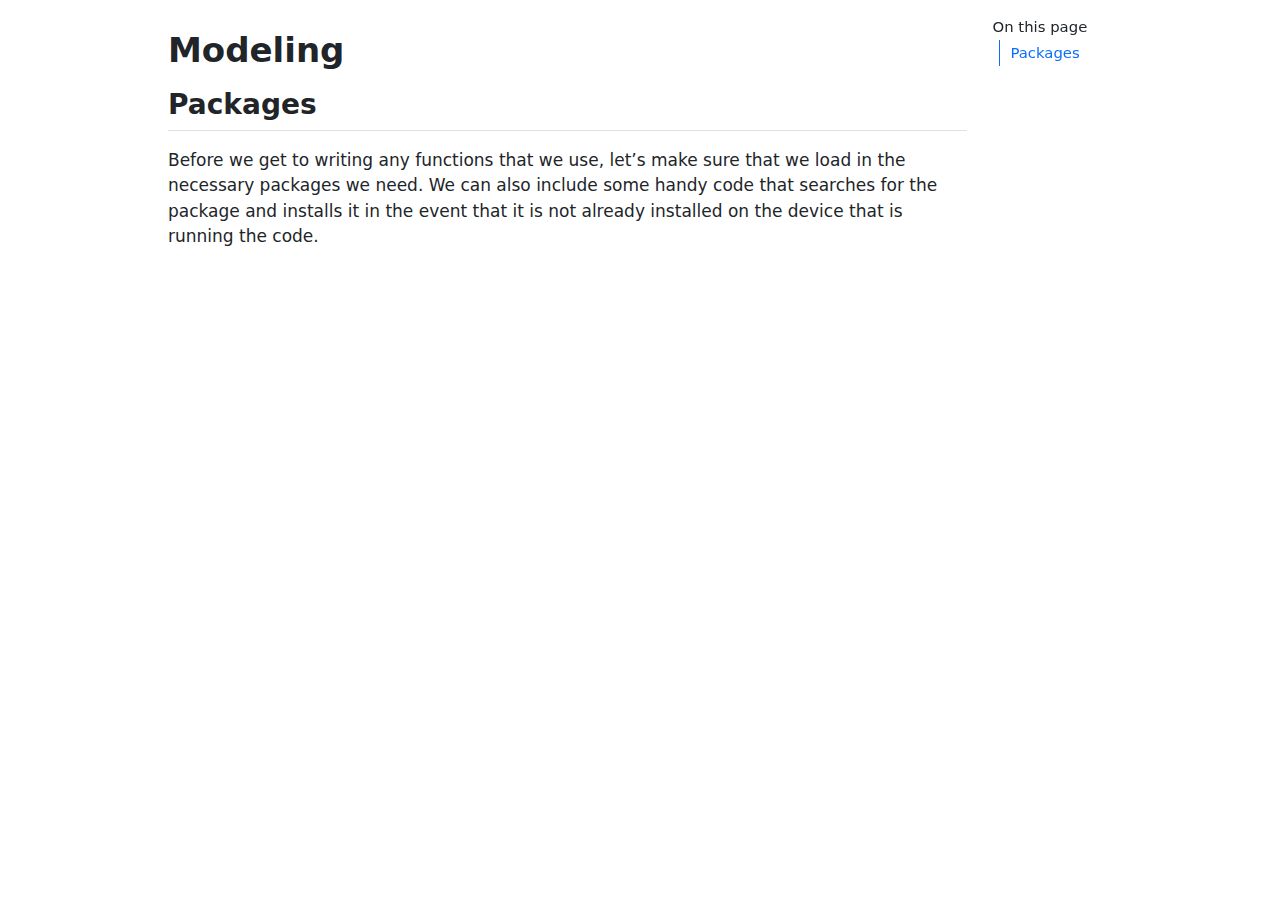
<file: docs/index.html>
<html xmlns="http://www.w3.org/1999/xhtml">    
  <head>      
    <title>Redirect to Modeling.html</title>      
    <meta http-equiv="refresh" content="0;URL='Modeling.html'" />    
  </head>    
  <body> 
  </body>  
</html>
</file>
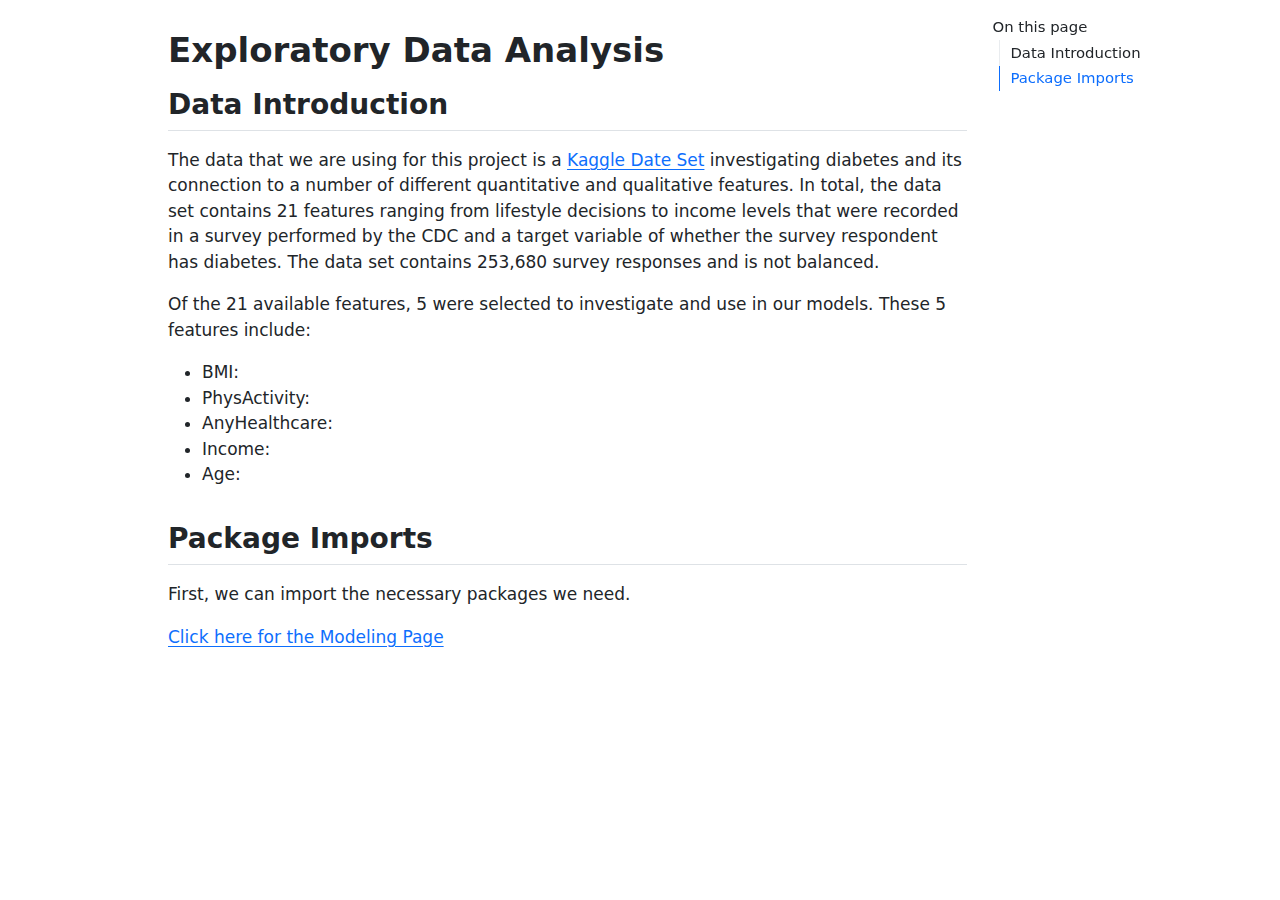
<file: docs/EDA.html>
<!DOCTYPE html>
<html xmlns="http://www.w3.org/1999/xhtml" lang="en" xml:lang="en"><head>

<meta charset="utf-8">
<meta name="generator" content="quarto-1.7.32">

<meta name="viewport" content="width=device-width, initial-scale=1.0, user-scalable=yes">


<title>Exploratory Data Analysis</title>
<style>
code{white-space: pre-wrap;}
span.smallcaps{font-variant: small-caps;}
div.columns{display: flex; gap: min(4vw, 1.5em);}
div.column{flex: auto; overflow-x: auto;}
div.hanging-indent{margin-left: 1.5em; text-indent: -1.5em;}
ul.task-list{list-style: none;}
ul.task-list li input[type="checkbox"] {
  width: 0.8em;
  margin: 0 0.8em 0.2em -1em; /* quarto-specific, see https://github.com/quarto-dev/quarto-cli/issues/4556 */ 
  vertical-align: middle;
}
</style>


<script src="site_libs/quarto-nav/quarto-nav.js"></script>
<script src="site_libs/clipboard/clipboard.min.js"></script>
<script src="site_libs/quarto-search/autocomplete.umd.js"></script>
<script src="site_libs/quarto-search/fuse.min.js"></script>
<script src="site_libs/quarto-search/quarto-search.js"></script>
<meta name="quarto:offset" content="./">
<script src="site_libs/quarto-html/quarto.js" type="module"></script>
<script src="site_libs/quarto-html/tabsets/tabsets.js" type="module"></script>
<script src="site_libs/quarto-html/popper.min.js"></script>
<script src="site_libs/quarto-html/tippy.umd.min.js"></script>
<script src="site_libs/quarto-html/anchor.min.js"></script>
<link href="site_libs/quarto-html/tippy.css" rel="stylesheet">
<link href="site_libs/quarto-html/quarto-syntax-highlighting-37eea08aefeeee20ff55810ff984fec1.css" rel="stylesheet" id="quarto-text-highlighting-styles">
<script src="site_libs/bootstrap/bootstrap.min.js"></script>
<link href="site_libs/bootstrap/bootstrap-icons.css" rel="stylesheet">
<link href="site_libs/bootstrap/bootstrap-a14e3238c51140e99ccc48519b6ed9ce.min.css" rel="stylesheet" append-hash="true" id="quarto-bootstrap" data-mode="light">
<script id="quarto-search-options" type="application/json">{
  "location": "sidebar",
  "copy-button": false,
  "collapse-after": 3,
  "panel-placement": "start",
  "type": "textbox",
  "limit": 50,
  "keyboard-shortcut": [
    "f",
    "/",
    "s"
  ],
  "show-item-context": false,
  "language": {
    "search-no-results-text": "No results",
    "search-matching-documents-text": "matching documents",
    "search-copy-link-title": "Copy link to search",
    "search-hide-matches-text": "Hide additional matches",
    "search-more-match-text": "more match in this document",
    "search-more-matches-text": "more matches in this document",
    "search-clear-button-title": "Clear",
    "search-text-placeholder": "",
    "search-detached-cancel-button-title": "Cancel",
    "search-submit-button-title": "Submit",
    "search-label": "Search"
  }
}</script>


</head>

<body class="quarto-light">

<div id="quarto-search-results"></div>
<!-- content -->
<div id="quarto-content" class="quarto-container page-columns page-rows-contents page-layout-article">
<!-- sidebar -->
<!-- margin-sidebar -->
    <div id="quarto-margin-sidebar" class="sidebar margin-sidebar">
        <nav id="TOC" role="doc-toc" class="toc-active">
    <h2 id="toc-title">On this page</h2>
   
  <ul>
  <li><a href="#data-introduction" id="toc-data-introduction" class="nav-link active" data-scroll-target="#data-introduction">Data Introduction</a></li>
  <li><a href="#package-imports" id="toc-package-imports" class="nav-link" data-scroll-target="#package-imports">Package Imports</a></li>
  </ul>
</nav>
    </div>
<!-- main -->
<main class="content" id="quarto-document-content">

<header id="title-block-header" class="quarto-title-block default">
<div class="quarto-title">
<h1 class="title">Exploratory Data Analysis</h1>
</div>



<div class="quarto-title-meta">

    
  
    
  </div>
  


</header>


<section id="data-introduction" class="level2">
<h2 class="anchored" data-anchor-id="data-introduction">Data Introduction</h2>
<p>The data that we are using for this project is a <a href="https://www.kaggle.com/datasets/alexteboul/diabetes-health-indicators-dataset?resource=download&amp;select=diabetes_binary_health_indicators_BRFSS2015.csv">Kaggle Date Set</a> investigating diabetes and its connection to a number of different quantitative and qualitative features. In total, the data set contains 21 features ranging from lifestyle decisions to income levels that were recorded in a survey performed by the CDC and a target variable of whether the survey respondent has diabetes. The data set contains 253,680 survey responses and is not balanced.</p>
<p>Of the 21 available features, 5 were selected to investigate and use in our models. These 5 features include:</p>
<ul>
<li>BMI:</li>
<li>PhysActivity:</li>
<li>AnyHealthcare:</li>
<li>Income:</li>
<li>Age:</li>
</ul>
</section>
<section id="package-imports" class="level2">
<h2 class="anchored" data-anchor-id="package-imports">Package Imports</h2>
<p>First, we can import the necessary packages we need.</p>
<p><a href="Modeling.html">Click here for the Modeling Page</a></p>


</section>

</main> <!-- /main -->
<script id="quarto-html-after-body" type="application/javascript">
  window.document.addEventListener("DOMContentLoaded", function (event) {
    const icon = "";
    const anchorJS = new window.AnchorJS();
    anchorJS.options = {
      placement: 'right',
      icon: icon
    };
    anchorJS.add('.anchored');
    const isCodeAnnotation = (el) => {
      for (const clz of el.classList) {
        if (clz.startsWith('code-annotation-')) {                     
          return true;
        }
      }
      return false;
    }
    const onCopySuccess = function(e) {
      // button target
      const button = e.trigger;
      // don't keep focus
      button.blur();
      // flash "checked"
      button.classList.add('code-copy-button-checked');
      var currentTitle = button.getAttribute("title");
      button.setAttribute("title", "Copied!");
      let tooltip;
      if (window.bootstrap) {
        button.setAttribute("data-bs-toggle", "tooltip");
        button.setAttribute("data-bs-placement", "left");
        button.setAttribute("data-bs-title", "Copied!");
        tooltip = new bootstrap.Tooltip(button, 
          { trigger: "manual", 
            customClass: "code-copy-button-tooltip",
            offset: [0, -8]});
        tooltip.show();    
      }
      setTimeout(function() {
        if (tooltip) {
          tooltip.hide();
          button.removeAttribute("data-bs-title");
          button.removeAttribute("data-bs-toggle");
          button.removeAttribute("data-bs-placement");
        }
        button.setAttribute("title", currentTitle);
        button.classList.remove('code-copy-button-checked');
      }, 1000);
      // clear code selection
      e.clearSelection();
    }
    const getTextToCopy = function(trigger) {
        const codeEl = trigger.previousElementSibling.cloneNode(true);
        for (const childEl of codeEl.children) {
          if (isCodeAnnotation(childEl)) {
            childEl.remove();
          }
        }
        return codeEl.innerText;
    }
    const clipboard = new window.ClipboardJS('.code-copy-button:not([data-in-quarto-modal])', {
      text: getTextToCopy
    });
    clipboard.on('success', onCopySuccess);
    if (window.document.getElementById('quarto-embedded-source-code-modal')) {
      const clipboardModal = new window.ClipboardJS('.code-copy-button[data-in-quarto-modal]', {
        text: getTextToCopy,
        container: window.document.getElementById('quarto-embedded-source-code-modal')
      });
      clipboardModal.on('success', onCopySuccess);
    }
      var localhostRegex = new RegExp(/^(?:http|https):\/\/localhost\:?[0-9]*\//);
      var mailtoRegex = new RegExp(/^mailto:/);
        var filterRegex = new RegExp('/' + window.location.host + '/');
      var isInternal = (href) => {
          return filterRegex.test(href) || localhostRegex.test(href) || mailtoRegex.test(href);
      }
      // Inspect non-navigation links and adorn them if external
     var links = window.document.querySelectorAll('a[href]:not(.nav-link):not(.navbar-brand):not(.toc-action):not(.sidebar-link):not(.sidebar-item-toggle):not(.pagination-link):not(.no-external):not([aria-hidden]):not(.dropdown-item):not(.quarto-navigation-tool):not(.about-link)');
      for (var i=0; i<links.length; i++) {
        const link = links[i];
        if (!isInternal(link.href)) {
          // undo the damage that might have been done by quarto-nav.js in the case of
          // links that we want to consider external
          if (link.dataset.originalHref !== undefined) {
            link.href = link.dataset.originalHref;
          }
        }
      }
    function tippyHover(el, contentFn, onTriggerFn, onUntriggerFn) {
      const config = {
        allowHTML: true,
        maxWidth: 500,
        delay: 100,
        arrow: false,
        appendTo: function(el) {
            return el.parentElement;
        },
        interactive: true,
        interactiveBorder: 10,
        theme: 'quarto',
        placement: 'bottom-start',
      };
      if (contentFn) {
        config.content = contentFn;
      }
      if (onTriggerFn) {
        config.onTrigger = onTriggerFn;
      }
      if (onUntriggerFn) {
        config.onUntrigger = onUntriggerFn;
      }
      window.tippy(el, config); 
    }
    const noterefs = window.document.querySelectorAll('a[role="doc-noteref"]');
    for (var i=0; i<noterefs.length; i++) {
      const ref = noterefs[i];
      tippyHover(ref, function() {
        // use id or data attribute instead here
        let href = ref.getAttribute('data-footnote-href') || ref.getAttribute('href');
        try { href = new URL(href).hash; } catch {}
        const id = href.replace(/^#\/?/, "");
        const note = window.document.getElementById(id);
        if (note) {
          return note.innerHTML;
        } else {
          return "";
        }
      });
    }
    const xrefs = window.document.querySelectorAll('a.quarto-xref');
    const processXRef = (id, note) => {
      // Strip column container classes
      const stripColumnClz = (el) => {
        el.classList.remove("page-full", "page-columns");
        if (el.children) {
          for (const child of el.children) {
            stripColumnClz(child);
          }
        }
      }
      stripColumnClz(note)
      if (id === null || id.startsWith('sec-')) {
        // Special case sections, only their first couple elements
        const container = document.createElement("div");
        if (note.children && note.children.length > 2) {
          container.appendChild(note.children[0].cloneNode(true));
          for (let i = 1; i < note.children.length; i++) {
            const child = note.children[i];
            if (child.tagName === "P" && child.innerText === "") {
              continue;
            } else {
              container.appendChild(child.cloneNode(true));
              break;
            }
          }
          if (window.Quarto?.typesetMath) {
            window.Quarto.typesetMath(container);
          }
          return container.innerHTML
        } else {
          if (window.Quarto?.typesetMath) {
            window.Quarto.typesetMath(note);
          }
          return note.innerHTML;
        }
      } else {
        // Remove any anchor links if they are present
        const anchorLink = note.querySelector('a.anchorjs-link');
        if (anchorLink) {
          anchorLink.remove();
        }
        if (window.Quarto?.typesetMath) {
          window.Quarto.typesetMath(note);
        }
        if (note.classList.contains("callout")) {
          return note.outerHTML;
        } else {
          return note.innerHTML;
        }
      }
    }
    for (var i=0; i<xrefs.length; i++) {
      const xref = xrefs[i];
      tippyHover(xref, undefined, function(instance) {
        instance.disable();
        let url = xref.getAttribute('href');
        let hash = undefined; 
        if (url.startsWith('#')) {
          hash = url;
        } else {
          try { hash = new URL(url).hash; } catch {}
        }
        if (hash) {
          const id = hash.replace(/^#\/?/, "");
          const note = window.document.getElementById(id);
          if (note !== null) {
            try {
              const html = processXRef(id, note.cloneNode(true));
              instance.setContent(html);
            } finally {
              instance.enable();
              instance.show();
            }
          } else {
            // See if we can fetch this
            fetch(url.split('#')[0])
            .then(res => res.text())
            .then(html => {
              const parser = new DOMParser();
              const htmlDoc = parser.parseFromString(html, "text/html");
              const note = htmlDoc.getElementById(id);
              if (note !== null) {
                const html = processXRef(id, note);
                instance.setContent(html);
              } 
            }).finally(() => {
              instance.enable();
              instance.show();
            });
          }
        } else {
          // See if we can fetch a full url (with no hash to target)
          // This is a special case and we should probably do some content thinning / targeting
          fetch(url)
          .then(res => res.text())
          .then(html => {
            const parser = new DOMParser();
            const htmlDoc = parser.parseFromString(html, "text/html");
            const note = htmlDoc.querySelector('main.content');
            if (note !== null) {
              // This should only happen for chapter cross references
              // (since there is no id in the URL)
              // remove the first header
              if (note.children.length > 0 && note.children[0].tagName === "HEADER") {
                note.children[0].remove();
              }
              const html = processXRef(null, note);
              instance.setContent(html);
            } 
          }).finally(() => {
            instance.enable();
            instance.show();
          });
        }
      }, function(instance) {
      });
    }
        let selectedAnnoteEl;
        const selectorForAnnotation = ( cell, annotation) => {
          let cellAttr = 'data-code-cell="' + cell + '"';
          let lineAttr = 'data-code-annotation="' +  annotation + '"';
          const selector = 'span[' + cellAttr + '][' + lineAttr + ']';
          return selector;
        }
        const selectCodeLines = (annoteEl) => {
          const doc = window.document;
          const targetCell = annoteEl.getAttribute("data-target-cell");
          const targetAnnotation = annoteEl.getAttribute("data-target-annotation");
          const annoteSpan = window.document.querySelector(selectorForAnnotation(targetCell, targetAnnotation));
          const lines = annoteSpan.getAttribute("data-code-lines").split(",");
          const lineIds = lines.map((line) => {
            return targetCell + "-" + line;
          })
          let top = null;
          let height = null;
          let parent = null;
          if (lineIds.length > 0) {
              //compute the position of the single el (top and bottom and make a div)
              const el = window.document.getElementById(lineIds[0]);
              top = el.offsetTop;
              height = el.offsetHeight;
              parent = el.parentElement.parentElement;
            if (lineIds.length > 1) {
              const lastEl = window.document.getElementById(lineIds[lineIds.length - 1]);
              const bottom = lastEl.offsetTop + lastEl.offsetHeight;
              height = bottom - top;
            }
            if (top !== null && height !== null && parent !== null) {
              // cook up a div (if necessary) and position it 
              let div = window.document.getElementById("code-annotation-line-highlight");
              if (div === null) {
                div = window.document.createElement("div");
                div.setAttribute("id", "code-annotation-line-highlight");
                div.style.position = 'absolute';
                parent.appendChild(div);
              }
              div.style.top = top - 2 + "px";
              div.style.height = height + 4 + "px";
              div.style.left = 0;
              let gutterDiv = window.document.getElementById("code-annotation-line-highlight-gutter");
              if (gutterDiv === null) {
                gutterDiv = window.document.createElement("div");
                gutterDiv.setAttribute("id", "code-annotation-line-highlight-gutter");
                gutterDiv.style.position = 'absolute';
                const codeCell = window.document.getElementById(targetCell);
                const gutter = codeCell.querySelector('.code-annotation-gutter');
                gutter.appendChild(gutterDiv);
              }
              gutterDiv.style.top = top - 2 + "px";
              gutterDiv.style.height = height + 4 + "px";
            }
            selectedAnnoteEl = annoteEl;
          }
        };
        const unselectCodeLines = () => {
          const elementsIds = ["code-annotation-line-highlight", "code-annotation-line-highlight-gutter"];
          elementsIds.forEach((elId) => {
            const div = window.document.getElementById(elId);
            if (div) {
              div.remove();
            }
          });
          selectedAnnoteEl = undefined;
        };
          // Handle positioning of the toggle
      window.addEventListener(
        "resize",
        throttle(() => {
          elRect = undefined;
          if (selectedAnnoteEl) {
            selectCodeLines(selectedAnnoteEl);
          }
        }, 10)
      );
      function throttle(fn, ms) {
      let throttle = false;
      let timer;
        return (...args) => {
          if(!throttle) { // first call gets through
              fn.apply(this, args);
              throttle = true;
          } else { // all the others get throttled
              if(timer) clearTimeout(timer); // cancel #2
              timer = setTimeout(() => {
                fn.apply(this, args);
                timer = throttle = false;
              }, ms);
          }
        };
      }
        // Attach click handler to the DT
        const annoteDls = window.document.querySelectorAll('dt[data-target-cell]');
        for (const annoteDlNode of annoteDls) {
          annoteDlNode.addEventListener('click', (event) => {
            const clickedEl = event.target;
            if (clickedEl !== selectedAnnoteEl) {
              unselectCodeLines();
              const activeEl = window.document.querySelector('dt[data-target-cell].code-annotation-active');
              if (activeEl) {
                activeEl.classList.remove('code-annotation-active');
              }
              selectCodeLines(clickedEl);
              clickedEl.classList.add('code-annotation-active');
            } else {
              // Unselect the line
              unselectCodeLines();
              clickedEl.classList.remove('code-annotation-active');
            }
          });
        }
    const findCites = (el) => {
      const parentEl = el.parentElement;
      if (parentEl) {
        const cites = parentEl.dataset.cites;
        if (cites) {
          return {
            el,
            cites: cites.split(' ')
          };
        } else {
          return findCites(el.parentElement)
        }
      } else {
        return undefined;
      }
    };
    var bibliorefs = window.document.querySelectorAll('a[role="doc-biblioref"]');
    for (var i=0; i<bibliorefs.length; i++) {
      const ref = bibliorefs[i];
      const citeInfo = findCites(ref);
      if (citeInfo) {
        tippyHover(citeInfo.el, function() {
          var popup = window.document.createElement('div');
          citeInfo.cites.forEach(function(cite) {
            var citeDiv = window.document.createElement('div');
            citeDiv.classList.add('hanging-indent');
            citeDiv.classList.add('csl-entry');
            var biblioDiv = window.document.getElementById('ref-' + cite);
            if (biblioDiv) {
              citeDiv.innerHTML = biblioDiv.innerHTML;
            }
            popup.appendChild(citeDiv);
          });
          return popup.innerHTML;
        });
      }
    }
  });
  </script>
</div> <!-- /content -->




</body></html>
</file>
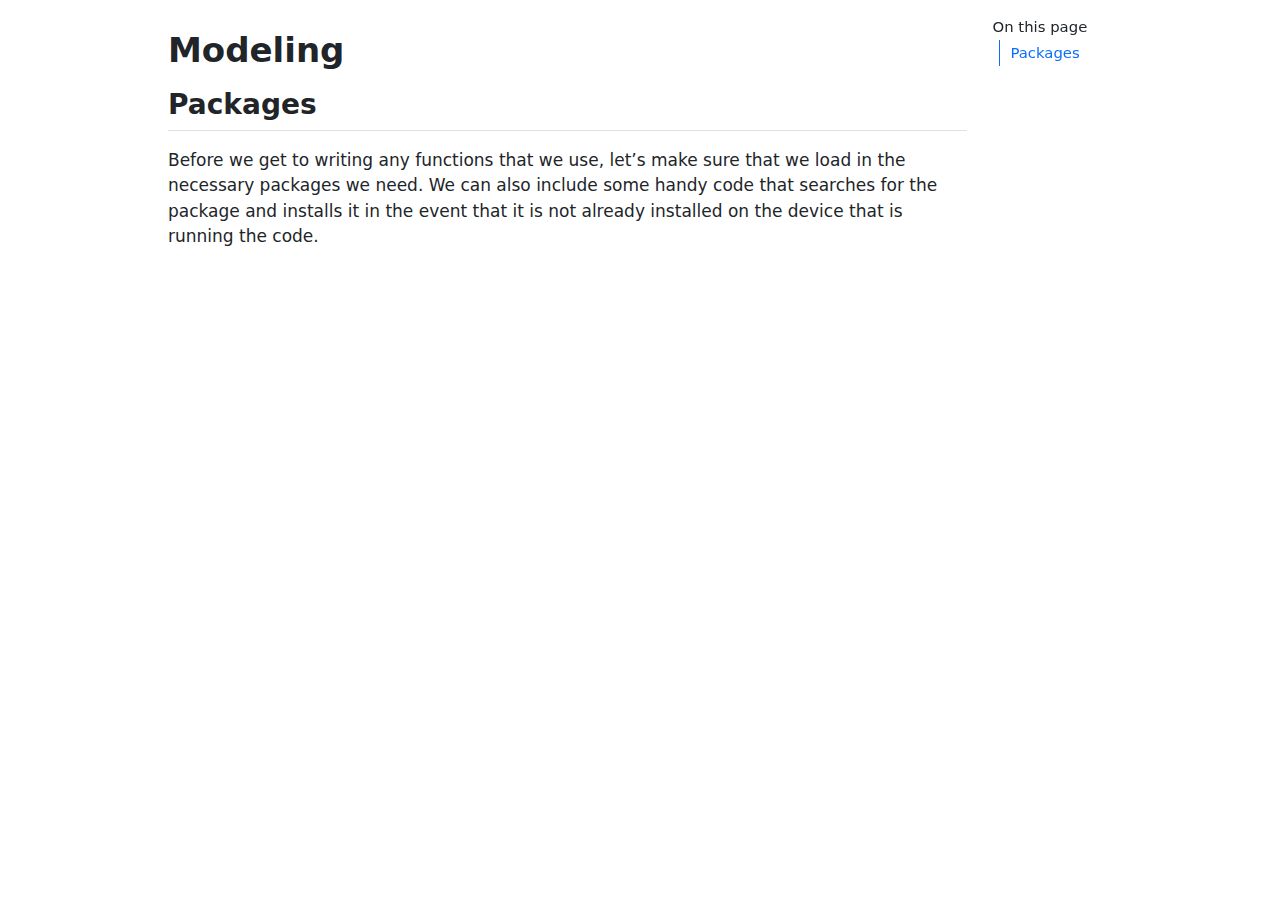
<file: docs/Modeling.html>
<!DOCTYPE html>
<html xmlns="http://www.w3.org/1999/xhtml" lang="en" xml:lang="en"><head>

<meta charset="utf-8">
<meta name="generator" content="quarto-1.7.32">

<meta name="viewport" content="width=device-width, initial-scale=1.0, user-scalable=yes">


<title>Modeling</title>
<style>
code{white-space: pre-wrap;}
span.smallcaps{font-variant: small-caps;}
div.columns{display: flex; gap: min(4vw, 1.5em);}
div.column{flex: auto; overflow-x: auto;}
div.hanging-indent{margin-left: 1.5em; text-indent: -1.5em;}
ul.task-list{list-style: none;}
ul.task-list li input[type="checkbox"] {
  width: 0.8em;
  margin: 0 0.8em 0.2em -1em; /* quarto-specific, see https://github.com/quarto-dev/quarto-cli/issues/4556 */ 
  vertical-align: middle;
}
</style>


<script src="site_libs/quarto-nav/quarto-nav.js"></script>
<script src="site_libs/clipboard/clipboard.min.js"></script>
<script src="site_libs/quarto-search/autocomplete.umd.js"></script>
<script src="site_libs/quarto-search/fuse.min.js"></script>
<script src="site_libs/quarto-search/quarto-search.js"></script>
<meta name="quarto:offset" content="./">
<script src="site_libs/quarto-html/quarto.js" type="module"></script>
<script src="site_libs/quarto-html/tabsets/tabsets.js" type="module"></script>
<script src="site_libs/quarto-html/popper.min.js"></script>
<script src="site_libs/quarto-html/tippy.umd.min.js"></script>
<script src="site_libs/quarto-html/anchor.min.js"></script>
<link href="site_libs/quarto-html/tippy.css" rel="stylesheet">
<link href="site_libs/quarto-html/quarto-syntax-highlighting-37eea08aefeeee20ff55810ff984fec1.css" rel="stylesheet" id="quarto-text-highlighting-styles">
<script src="site_libs/bootstrap/bootstrap.min.js"></script>
<link href="site_libs/bootstrap/bootstrap-icons.css" rel="stylesheet">
<link href="site_libs/bootstrap/bootstrap-a14e3238c51140e99ccc48519b6ed9ce.min.css" rel="stylesheet" append-hash="true" id="quarto-bootstrap" data-mode="light">
<script id="quarto-search-options" type="application/json">{
  "location": "sidebar",
  "copy-button": false,
  "collapse-after": 3,
  "panel-placement": "start",
  "type": "textbox",
  "limit": 50,
  "keyboard-shortcut": [
    "f",
    "/",
    "s"
  ],
  "show-item-context": false,
  "language": {
    "search-no-results-text": "No results",
    "search-matching-documents-text": "matching documents",
    "search-copy-link-title": "Copy link to search",
    "search-hide-matches-text": "Hide additional matches",
    "search-more-match-text": "more match in this document",
    "search-more-matches-text": "more matches in this document",
    "search-clear-button-title": "Clear",
    "search-text-placeholder": "",
    "search-detached-cancel-button-title": "Cancel",
    "search-submit-button-title": "Submit",
    "search-label": "Search"
  }
}</script>


</head>

<body class="quarto-light">

<div id="quarto-search-results"></div>
<!-- content -->
<div id="quarto-content" class="quarto-container page-columns page-rows-contents page-layout-article">
<!-- sidebar -->
<!-- margin-sidebar -->
    <div id="quarto-margin-sidebar" class="sidebar margin-sidebar">
        <nav id="TOC" role="doc-toc" class="toc-active">
    <h2 id="toc-title">On this page</h2>
   
  <ul>
  <li><a href="#packages" id="toc-packages" class="nav-link active" data-scroll-target="#packages">Packages</a></li>
  </ul>
</nav>
    </div>
<!-- main -->
<main class="content" id="quarto-document-content">

<header id="title-block-header" class="quarto-title-block default">
<div class="quarto-title">
<h1 class="title">Modeling</h1>
</div>



<div class="quarto-title-meta">

    
  
    
  </div>
  


</header>


<section id="packages" class="level2">
<h2 class="anchored" data-anchor-id="packages">Packages</h2>
<p>Before we get to writing any functions that we use, let’s make sure that we load in the necessary packages we need. We can also include some handy code that searches for the package and installs it in the event that it is not already installed on the device that is running the code.</p>


</section>

</main> <!-- /main -->
<script id="quarto-html-after-body" type="application/javascript">
  window.document.addEventListener("DOMContentLoaded", function (event) {
    const icon = "";
    const anchorJS = new window.AnchorJS();
    anchorJS.options = {
      placement: 'right',
      icon: icon
    };
    anchorJS.add('.anchored');
    const isCodeAnnotation = (el) => {
      for (const clz of el.classList) {
        if (clz.startsWith('code-annotation-')) {                     
          return true;
        }
      }
      return false;
    }
    const onCopySuccess = function(e) {
      // button target
      const button = e.trigger;
      // don't keep focus
      button.blur();
      // flash "checked"
      button.classList.add('code-copy-button-checked');
      var currentTitle = button.getAttribute("title");
      button.setAttribute("title", "Copied!");
      let tooltip;
      if (window.bootstrap) {
        button.setAttribute("data-bs-toggle", "tooltip");
        button.setAttribute("data-bs-placement", "left");
        button.setAttribute("data-bs-title", "Copied!");
        tooltip = new bootstrap.Tooltip(button, 
          { trigger: "manual", 
            customClass: "code-copy-button-tooltip",
            offset: [0, -8]});
        tooltip.show();    
      }
      setTimeout(function() {
        if (tooltip) {
          tooltip.hide();
          button.removeAttribute("data-bs-title");
          button.removeAttribute("data-bs-toggle");
          button.removeAttribute("data-bs-placement");
        }
        button.setAttribute("title", currentTitle);
        button.classList.remove('code-copy-button-checked');
      }, 1000);
      // clear code selection
      e.clearSelection();
    }
    const getTextToCopy = function(trigger) {
        const codeEl = trigger.previousElementSibling.cloneNode(true);
        for (const childEl of codeEl.children) {
          if (isCodeAnnotation(childEl)) {
            childEl.remove();
          }
        }
        return codeEl.innerText;
    }
    const clipboard = new window.ClipboardJS('.code-copy-button:not([data-in-quarto-modal])', {
      text: getTextToCopy
    });
    clipboard.on('success', onCopySuccess);
    if (window.document.getElementById('quarto-embedded-source-code-modal')) {
      const clipboardModal = new window.ClipboardJS('.code-copy-button[data-in-quarto-modal]', {
        text: getTextToCopy,
        container: window.document.getElementById('quarto-embedded-source-code-modal')
      });
      clipboardModal.on('success', onCopySuccess);
    }
      var localhostRegex = new RegExp(/^(?:http|https):\/\/localhost\:?[0-9]*\//);
      var mailtoRegex = new RegExp(/^mailto:/);
        var filterRegex = new RegExp('/' + window.location.host + '/');
      var isInternal = (href) => {
          return filterRegex.test(href) || localhostRegex.test(href) || mailtoRegex.test(href);
      }
      // Inspect non-navigation links and adorn them if external
     var links = window.document.querySelectorAll('a[href]:not(.nav-link):not(.navbar-brand):not(.toc-action):not(.sidebar-link):not(.sidebar-item-toggle):not(.pagination-link):not(.no-external):not([aria-hidden]):not(.dropdown-item):not(.quarto-navigation-tool):not(.about-link)');
      for (var i=0; i<links.length; i++) {
        const link = links[i];
        if (!isInternal(link.href)) {
          // undo the damage that might have been done by quarto-nav.js in the case of
          // links that we want to consider external
          if (link.dataset.originalHref !== undefined) {
            link.href = link.dataset.originalHref;
          }
        }
      }
    function tippyHover(el, contentFn, onTriggerFn, onUntriggerFn) {
      const config = {
        allowHTML: true,
        maxWidth: 500,
        delay: 100,
        arrow: false,
        appendTo: function(el) {
            return el.parentElement;
        },
        interactive: true,
        interactiveBorder: 10,
        theme: 'quarto',
        placement: 'bottom-start',
      };
      if (contentFn) {
        config.content = contentFn;
      }
      if (onTriggerFn) {
        config.onTrigger = onTriggerFn;
      }
      if (onUntriggerFn) {
        config.onUntrigger = onUntriggerFn;
      }
      window.tippy(el, config); 
    }
    const noterefs = window.document.querySelectorAll('a[role="doc-noteref"]');
    for (var i=0; i<noterefs.length; i++) {
      const ref = noterefs[i];
      tippyHover(ref, function() {
        // use id or data attribute instead here
        let href = ref.getAttribute('data-footnote-href') || ref.getAttribute('href');
        try { href = new URL(href).hash; } catch {}
        const id = href.replace(/^#\/?/, "");
        const note = window.document.getElementById(id);
        if (note) {
          return note.innerHTML;
        } else {
          return "";
        }
      });
    }
    const xrefs = window.document.querySelectorAll('a.quarto-xref');
    const processXRef = (id, note) => {
      // Strip column container classes
      const stripColumnClz = (el) => {
        el.classList.remove("page-full", "page-columns");
        if (el.children) {
          for (const child of el.children) {
            stripColumnClz(child);
          }
        }
      }
      stripColumnClz(note)
      if (id === null || id.startsWith('sec-')) {
        // Special case sections, only their first couple elements
        const container = document.createElement("div");
        if (note.children && note.children.length > 2) {
          container.appendChild(note.children[0].cloneNode(true));
          for (let i = 1; i < note.children.length; i++) {
            const child = note.children[i];
            if (child.tagName === "P" && child.innerText === "") {
              continue;
            } else {
              container.appendChild(child.cloneNode(true));
              break;
            }
          }
          if (window.Quarto?.typesetMath) {
            window.Quarto.typesetMath(container);
          }
          return container.innerHTML
        } else {
          if (window.Quarto?.typesetMath) {
            window.Quarto.typesetMath(note);
          }
          return note.innerHTML;
        }
      } else {
        // Remove any anchor links if they are present
        const anchorLink = note.querySelector('a.anchorjs-link');
        if (anchorLink) {
          anchorLink.remove();
        }
        if (window.Quarto?.typesetMath) {
          window.Quarto.typesetMath(note);
        }
        if (note.classList.contains("callout")) {
          return note.outerHTML;
        } else {
          return note.innerHTML;
        }
      }
    }
    for (var i=0; i<xrefs.length; i++) {
      const xref = xrefs[i];
      tippyHover(xref, undefined, function(instance) {
        instance.disable();
        let url = xref.getAttribute('href');
        let hash = undefined; 
        if (url.startsWith('#')) {
          hash = url;
        } else {
          try { hash = new URL(url).hash; } catch {}
        }
        if (hash) {
          const id = hash.replace(/^#\/?/, "");
          const note = window.document.getElementById(id);
          if (note !== null) {
            try {
              const html = processXRef(id, note.cloneNode(true));
              instance.setContent(html);
            } finally {
              instance.enable();
              instance.show();
            }
          } else {
            // See if we can fetch this
            fetch(url.split('#')[0])
            .then(res => res.text())
            .then(html => {
              const parser = new DOMParser();
              const htmlDoc = parser.parseFromString(html, "text/html");
              const note = htmlDoc.getElementById(id);
              if (note !== null) {
                const html = processXRef(id, note);
                instance.setContent(html);
              } 
            }).finally(() => {
              instance.enable();
              instance.show();
            });
          }
        } else {
          // See if we can fetch a full url (with no hash to target)
          // This is a special case and we should probably do some content thinning / targeting
          fetch(url)
          .then(res => res.text())
          .then(html => {
            const parser = new DOMParser();
            const htmlDoc = parser.parseFromString(html, "text/html");
            const note = htmlDoc.querySelector('main.content');
            if (note !== null) {
              // This should only happen for chapter cross references
              // (since there is no id in the URL)
              // remove the first header
              if (note.children.length > 0 && note.children[0].tagName === "HEADER") {
                note.children[0].remove();
              }
              const html = processXRef(null, note);
              instance.setContent(html);
            } 
          }).finally(() => {
            instance.enable();
            instance.show();
          });
        }
      }, function(instance) {
      });
    }
        let selectedAnnoteEl;
        const selectorForAnnotation = ( cell, annotation) => {
          let cellAttr = 'data-code-cell="' + cell + '"';
          let lineAttr = 'data-code-annotation="' +  annotation + '"';
          const selector = 'span[' + cellAttr + '][' + lineAttr + ']';
          return selector;
        }
        const selectCodeLines = (annoteEl) => {
          const doc = window.document;
          const targetCell = annoteEl.getAttribute("data-target-cell");
          const targetAnnotation = annoteEl.getAttribute("data-target-annotation");
          const annoteSpan = window.document.querySelector(selectorForAnnotation(targetCell, targetAnnotation));
          const lines = annoteSpan.getAttribute("data-code-lines").split(",");
          const lineIds = lines.map((line) => {
            return targetCell + "-" + line;
          })
          let top = null;
          let height = null;
          let parent = null;
          if (lineIds.length > 0) {
              //compute the position of the single el (top and bottom and make a div)
              const el = window.document.getElementById(lineIds[0]);
              top = el.offsetTop;
              height = el.offsetHeight;
              parent = el.parentElement.parentElement;
            if (lineIds.length > 1) {
              const lastEl = window.document.getElementById(lineIds[lineIds.length - 1]);
              const bottom = lastEl.offsetTop + lastEl.offsetHeight;
              height = bottom - top;
            }
            if (top !== null && height !== null && parent !== null) {
              // cook up a div (if necessary) and position it 
              let div = window.document.getElementById("code-annotation-line-highlight");
              if (div === null) {
                div = window.document.createElement("div");
                div.setAttribute("id", "code-annotation-line-highlight");
                div.style.position = 'absolute';
                parent.appendChild(div);
              }
              div.style.top = top - 2 + "px";
              div.style.height = height + 4 + "px";
              div.style.left = 0;
              let gutterDiv = window.document.getElementById("code-annotation-line-highlight-gutter");
              if (gutterDiv === null) {
                gutterDiv = window.document.createElement("div");
                gutterDiv.setAttribute("id", "code-annotation-line-highlight-gutter");
                gutterDiv.style.position = 'absolute';
                const codeCell = window.document.getElementById(targetCell);
                const gutter = codeCell.querySelector('.code-annotation-gutter');
                gutter.appendChild(gutterDiv);
              }
              gutterDiv.style.top = top - 2 + "px";
              gutterDiv.style.height = height + 4 + "px";
            }
            selectedAnnoteEl = annoteEl;
          }
        };
        const unselectCodeLines = () => {
          const elementsIds = ["code-annotation-line-highlight", "code-annotation-line-highlight-gutter"];
          elementsIds.forEach((elId) => {
            const div = window.document.getElementById(elId);
            if (div) {
              div.remove();
            }
          });
          selectedAnnoteEl = undefined;
        };
          // Handle positioning of the toggle
      window.addEventListener(
        "resize",
        throttle(() => {
          elRect = undefined;
          if (selectedAnnoteEl) {
            selectCodeLines(selectedAnnoteEl);
          }
        }, 10)
      );
      function throttle(fn, ms) {
      let throttle = false;
      let timer;
        return (...args) => {
          if(!throttle) { // first call gets through
              fn.apply(this, args);
              throttle = true;
          } else { // all the others get throttled
              if(timer) clearTimeout(timer); // cancel #2
              timer = setTimeout(() => {
                fn.apply(this, args);
                timer = throttle = false;
              }, ms);
          }
        };
      }
        // Attach click handler to the DT
        const annoteDls = window.document.querySelectorAll('dt[data-target-cell]');
        for (const annoteDlNode of annoteDls) {
          annoteDlNode.addEventListener('click', (event) => {
            const clickedEl = event.target;
            if (clickedEl !== selectedAnnoteEl) {
              unselectCodeLines();
              const activeEl = window.document.querySelector('dt[data-target-cell].code-annotation-active');
              if (activeEl) {
                activeEl.classList.remove('code-annotation-active');
              }
              selectCodeLines(clickedEl);
              clickedEl.classList.add('code-annotation-active');
            } else {
              // Unselect the line
              unselectCodeLines();
              clickedEl.classList.remove('code-annotation-active');
            }
          });
        }
    const findCites = (el) => {
      const parentEl = el.parentElement;
      if (parentEl) {
        const cites = parentEl.dataset.cites;
        if (cites) {
          return {
            el,
            cites: cites.split(' ')
          };
        } else {
          return findCites(el.parentElement)
        }
      } else {
        return undefined;
      }
    };
    var bibliorefs = window.document.querySelectorAll('a[role="doc-biblioref"]');
    for (var i=0; i<bibliorefs.length; i++) {
      const ref = bibliorefs[i];
      const citeInfo = findCites(ref);
      if (citeInfo) {
        tippyHover(citeInfo.el, function() {
          var popup = window.document.createElement('div');
          citeInfo.cites.forEach(function(cite) {
            var citeDiv = window.document.createElement('div');
            citeDiv.classList.add('hanging-indent');
            citeDiv.classList.add('csl-entry');
            var biblioDiv = window.document.getElementById('ref-' + cite);
            if (biblioDiv) {
              citeDiv.innerHTML = biblioDiv.innerHTML;
            }
            popup.appendChild(citeDiv);
          });
          return popup.innerHTML;
        });
      }
    }
  });
  </script>
</div> <!-- /content -->




</body></html>
</file>
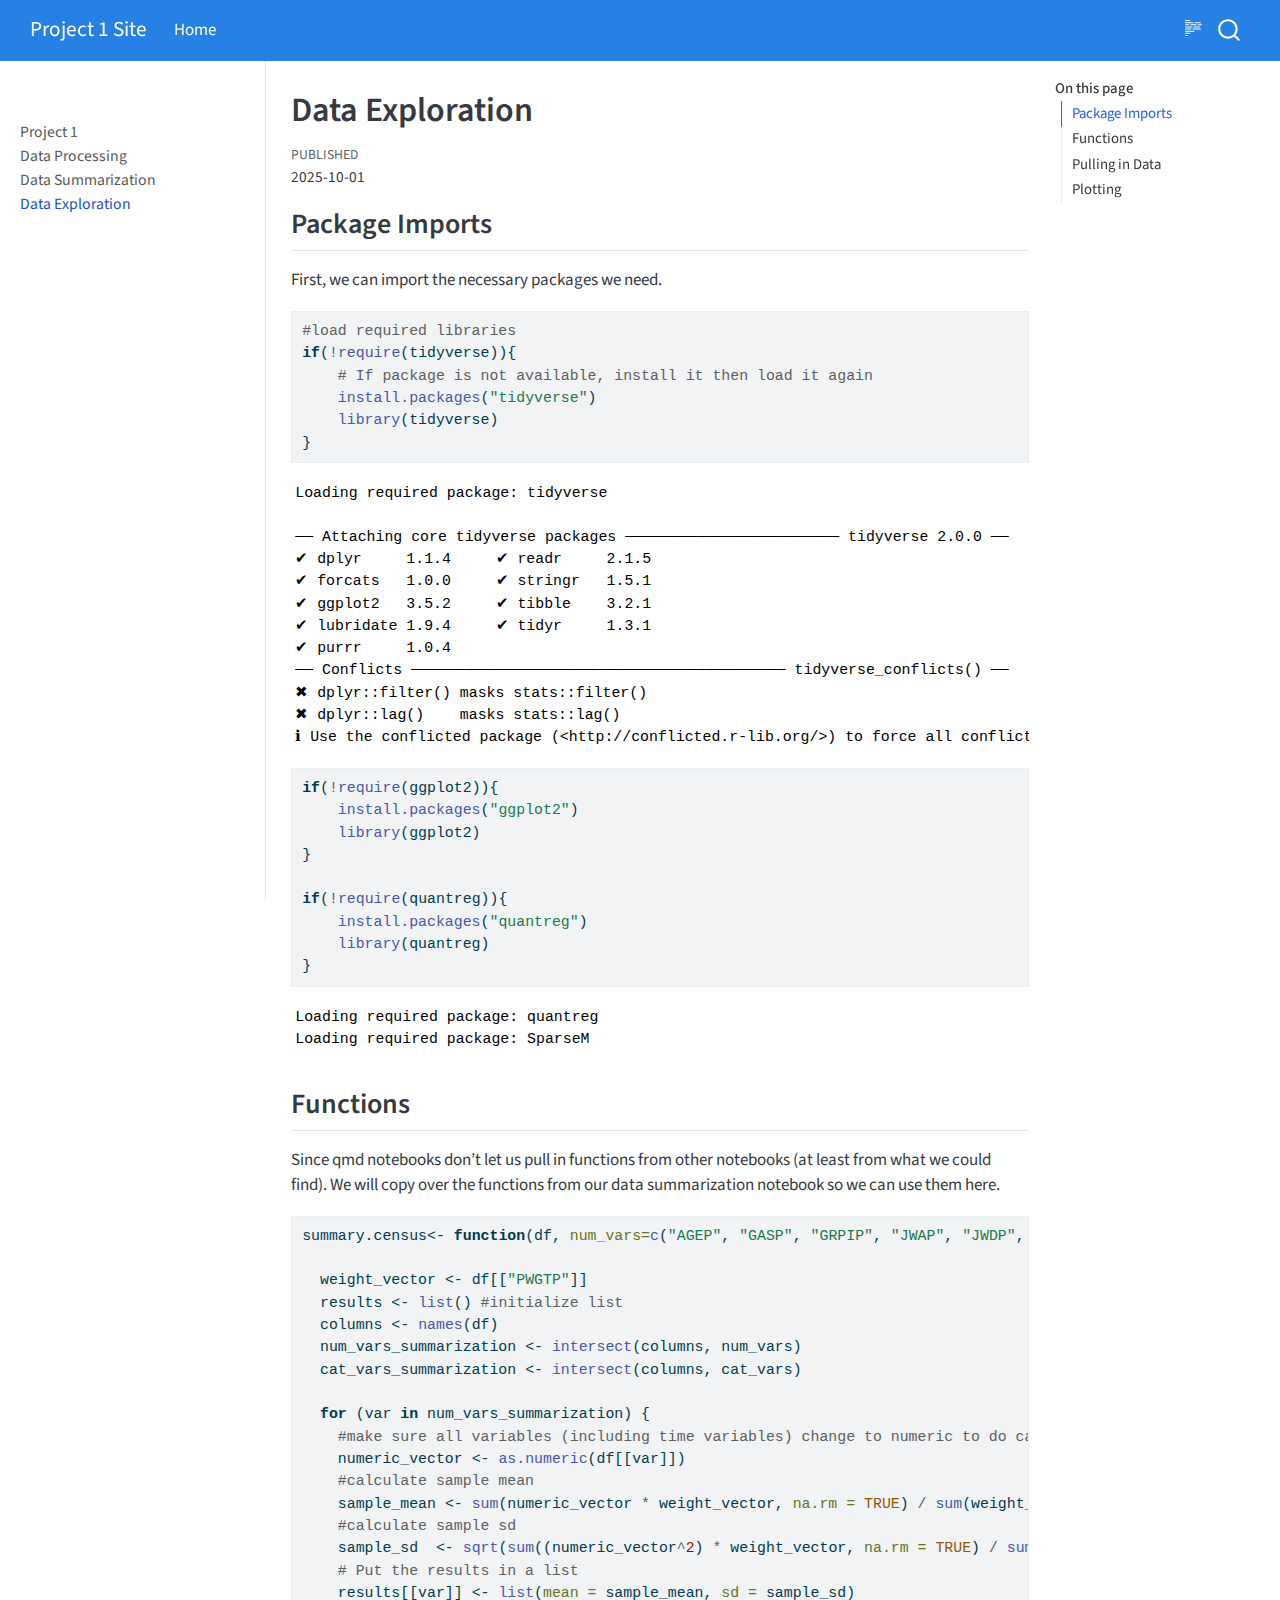
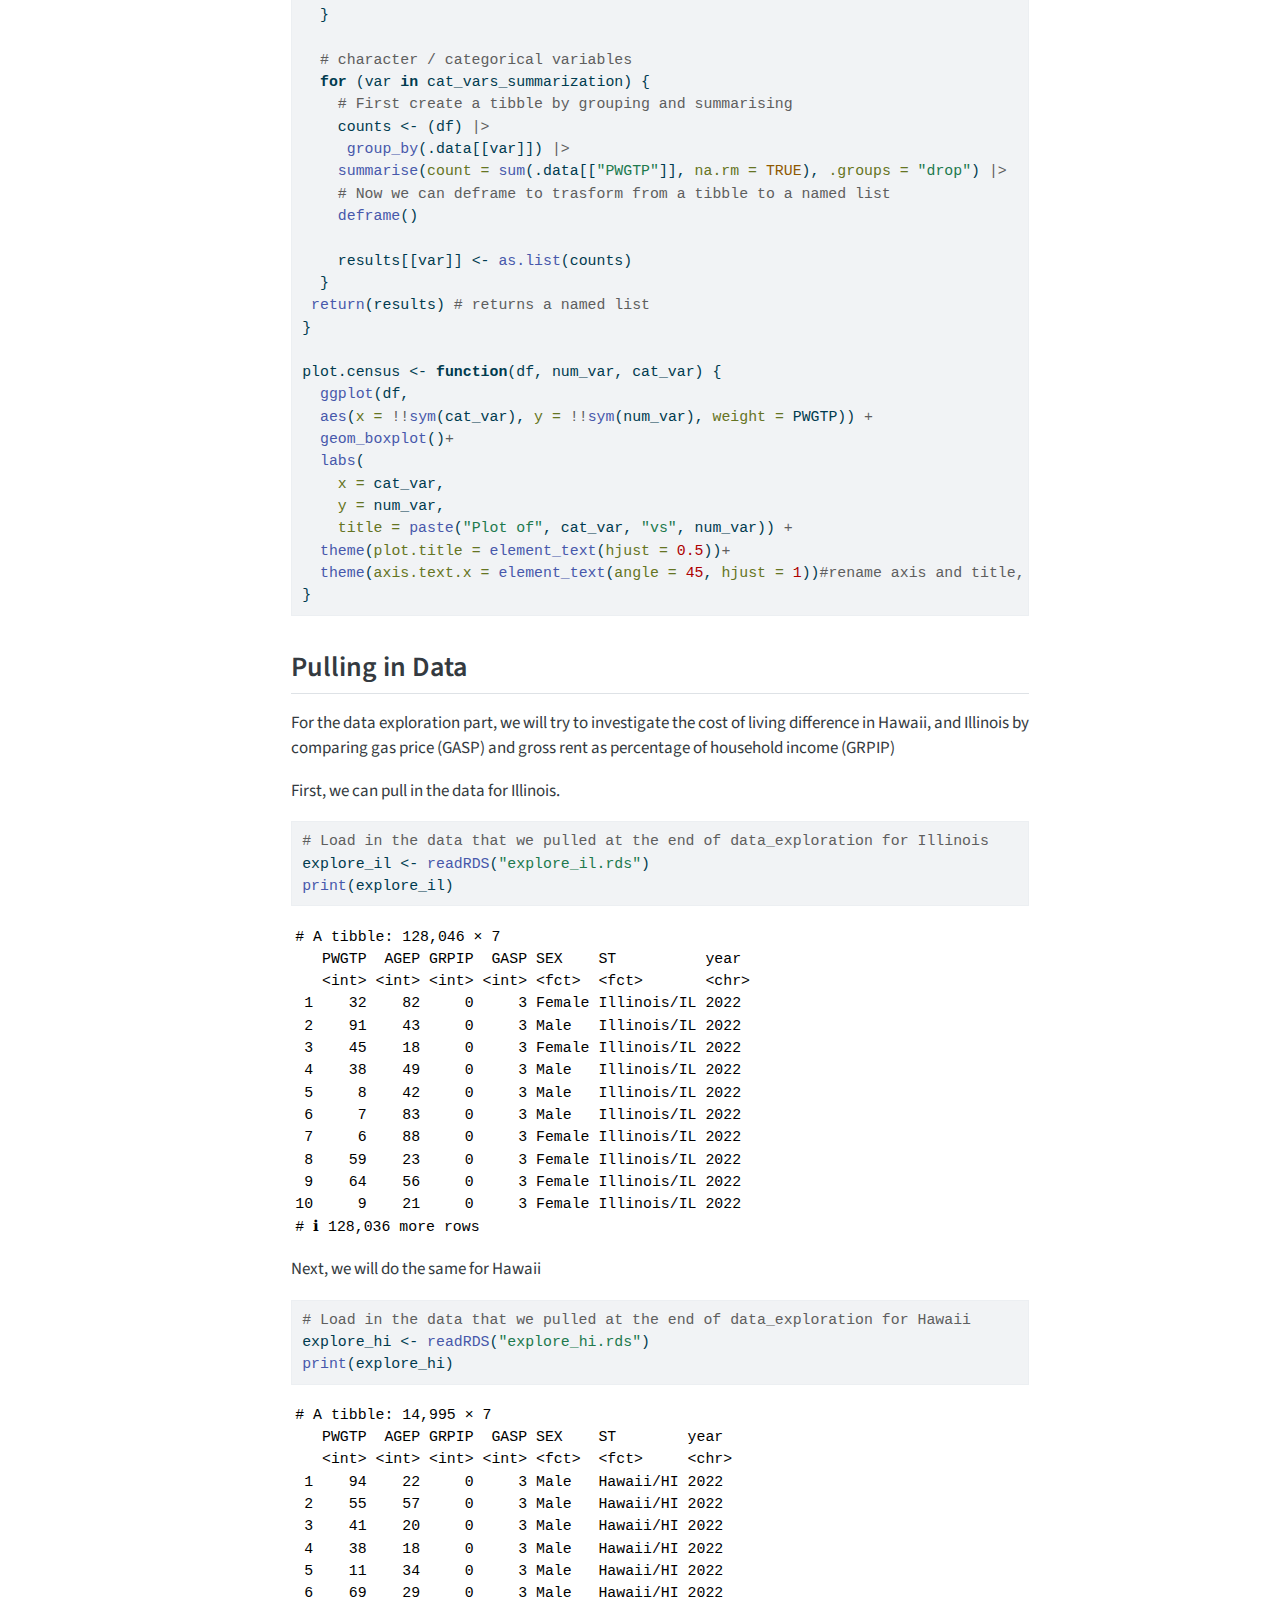
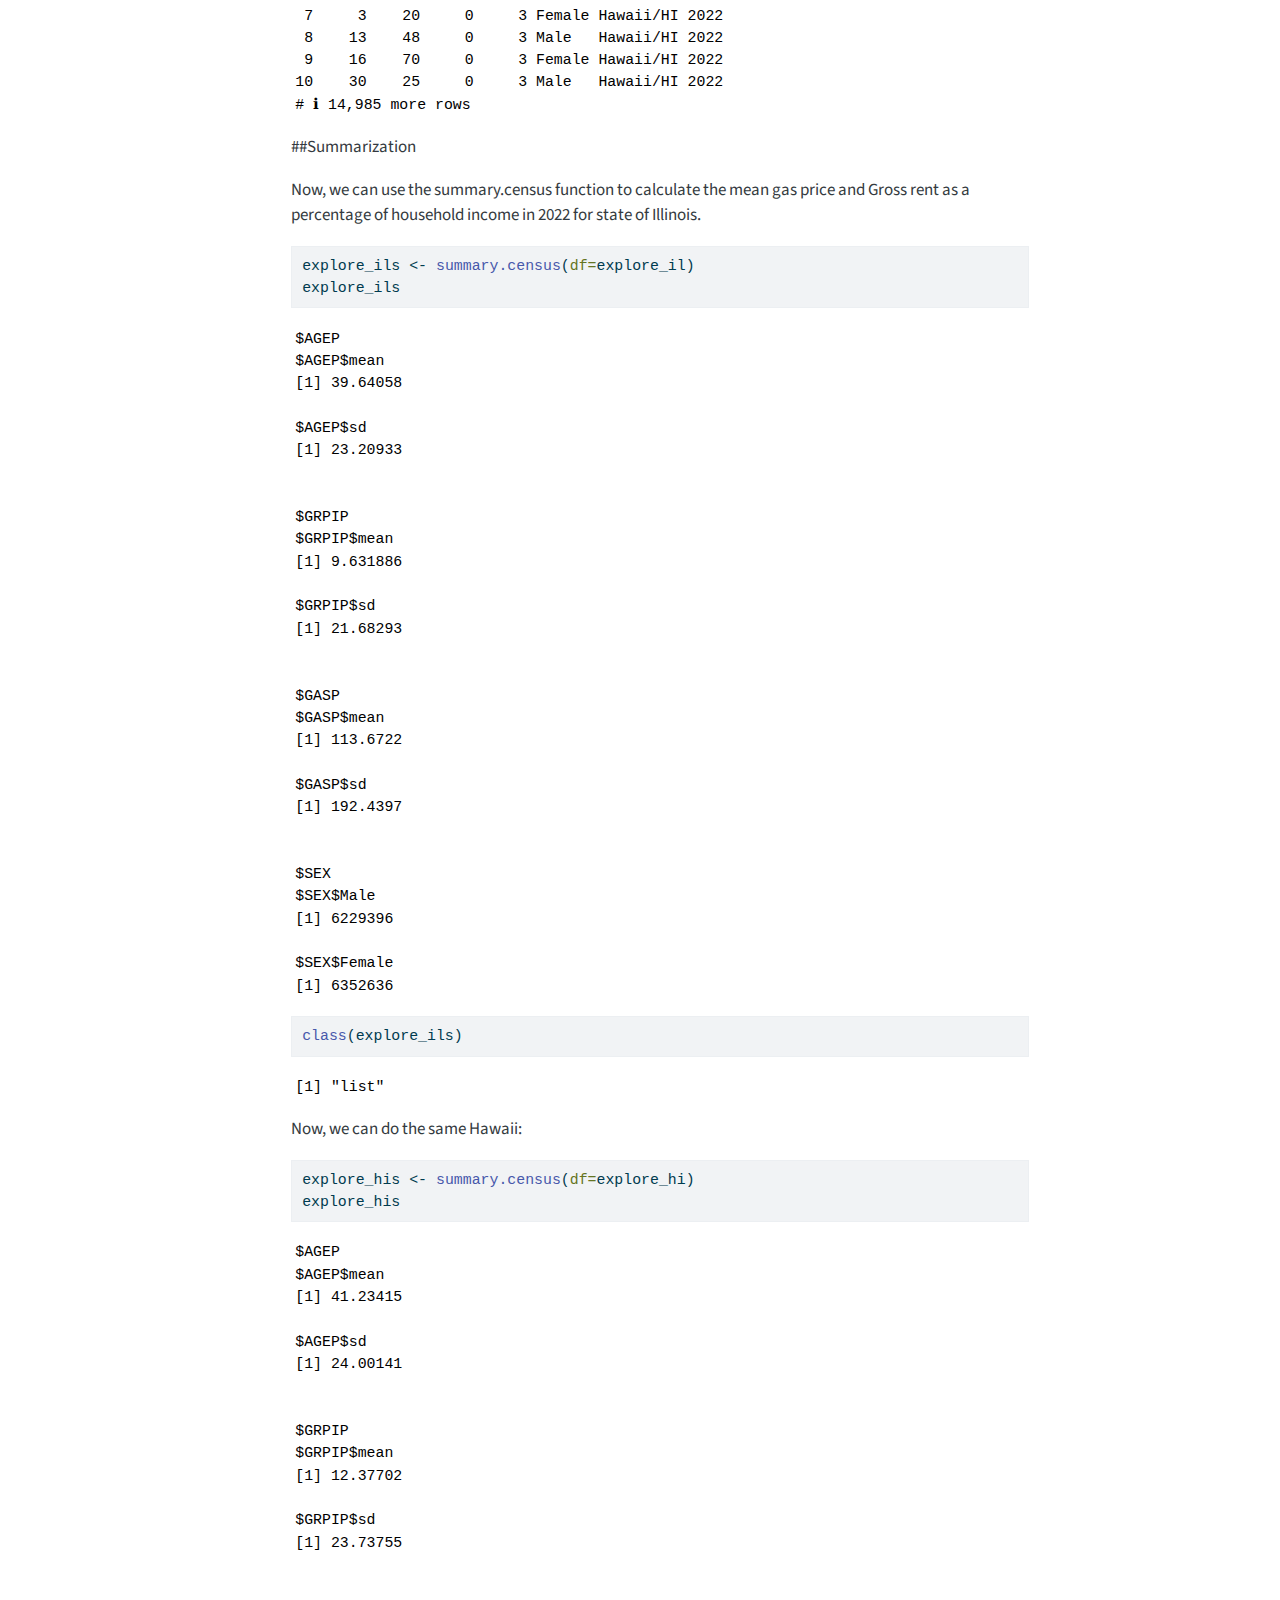
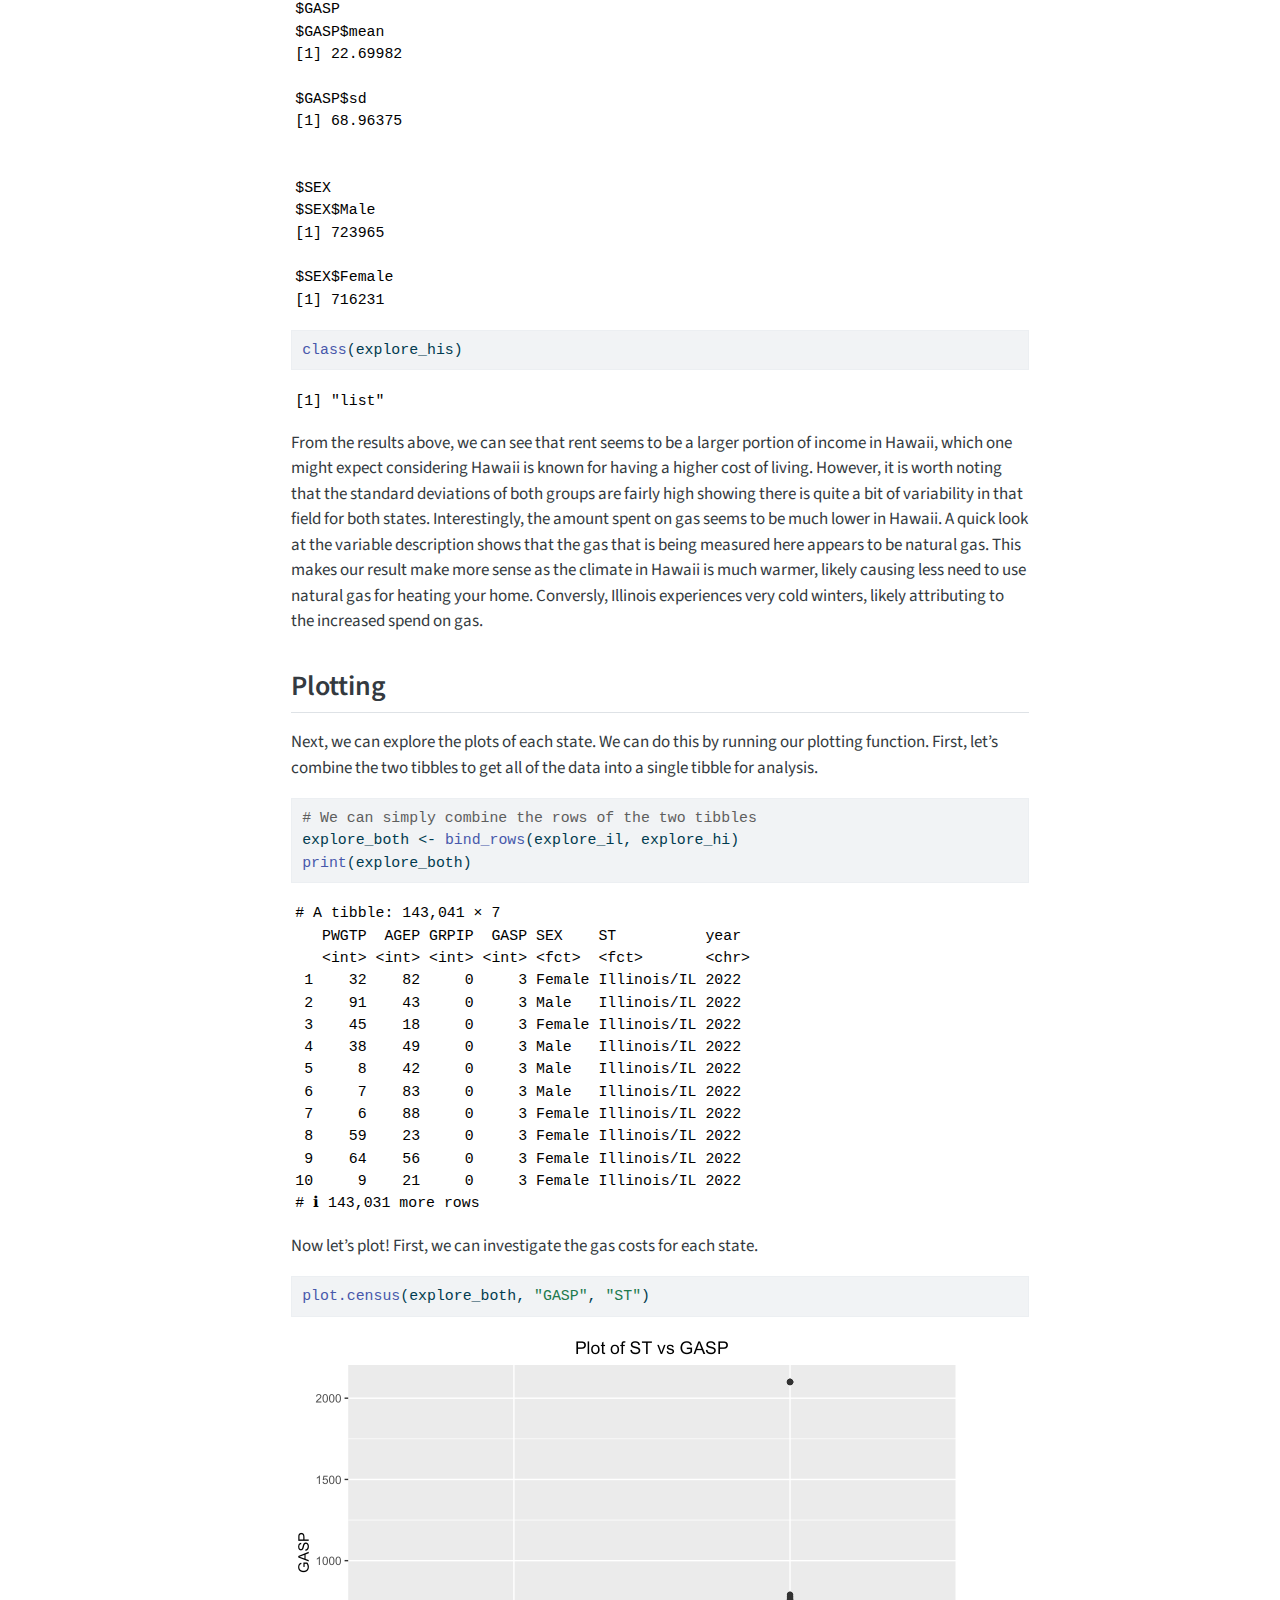
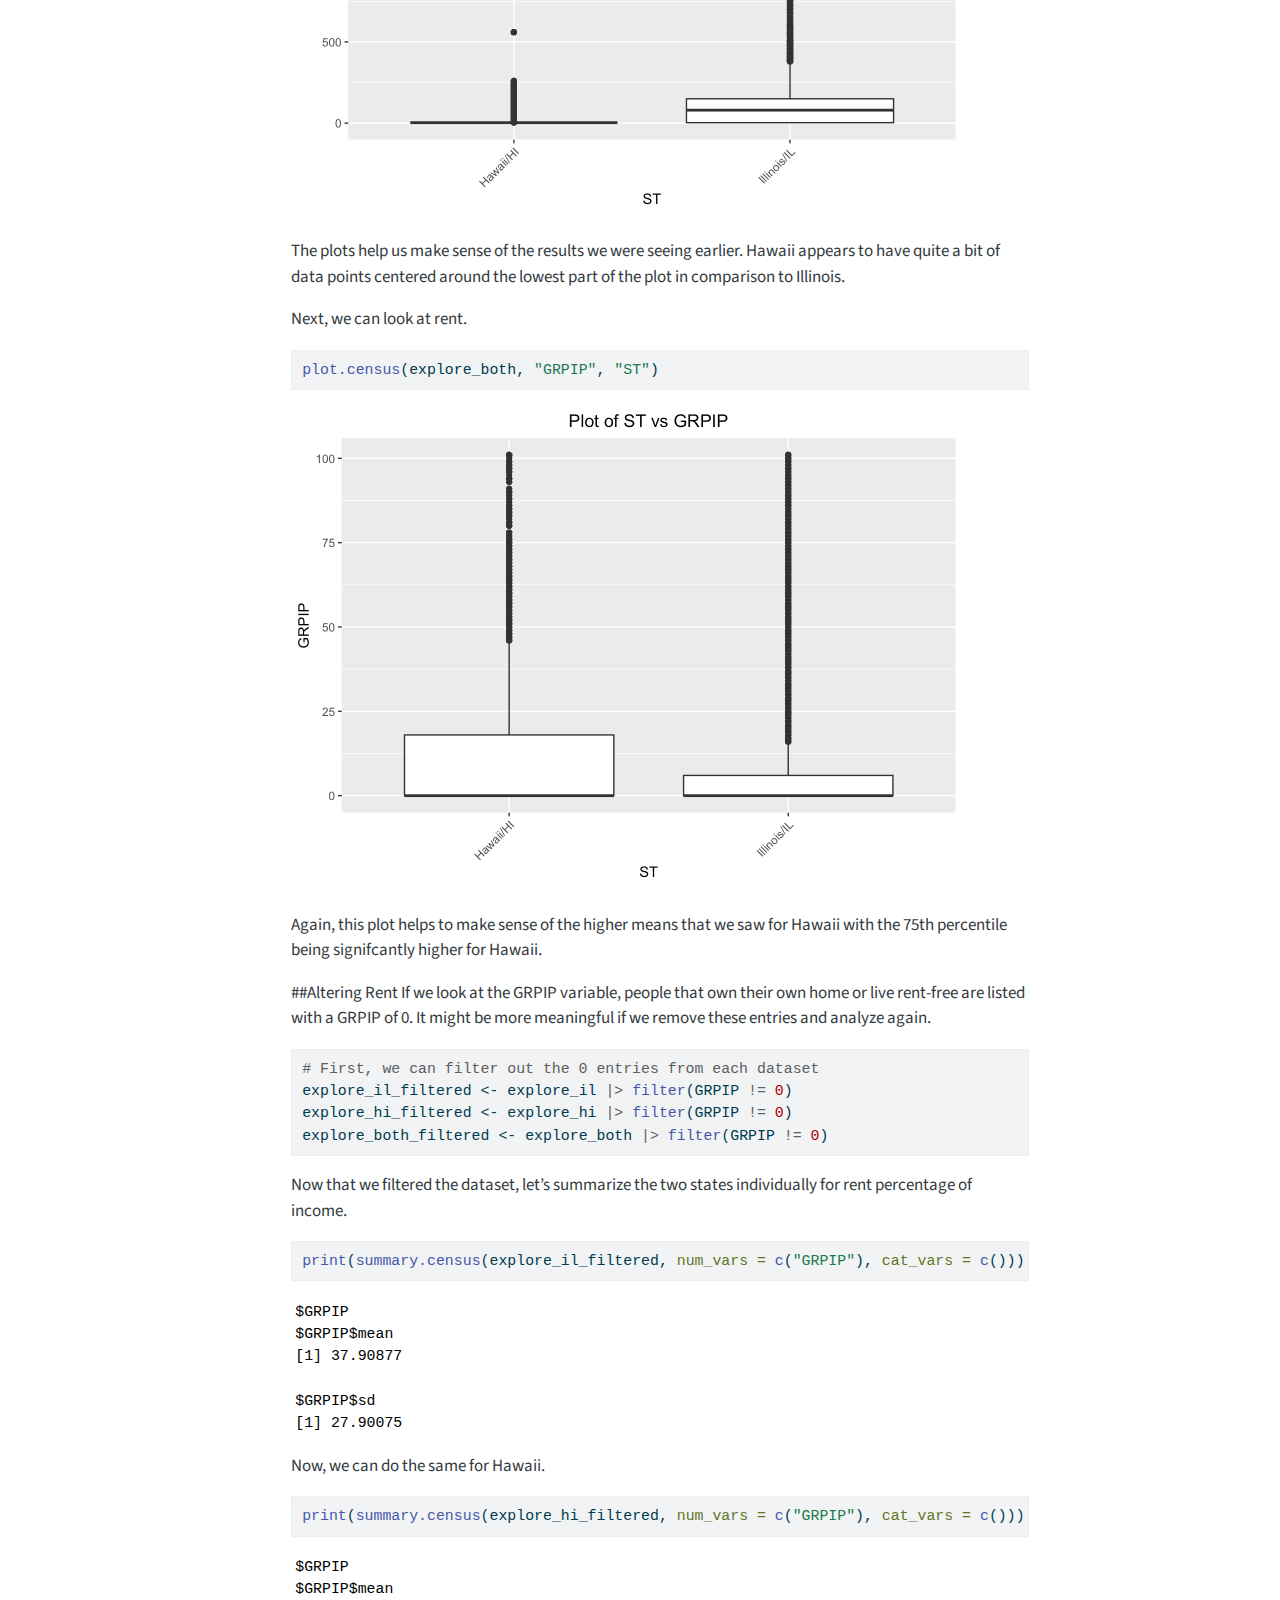
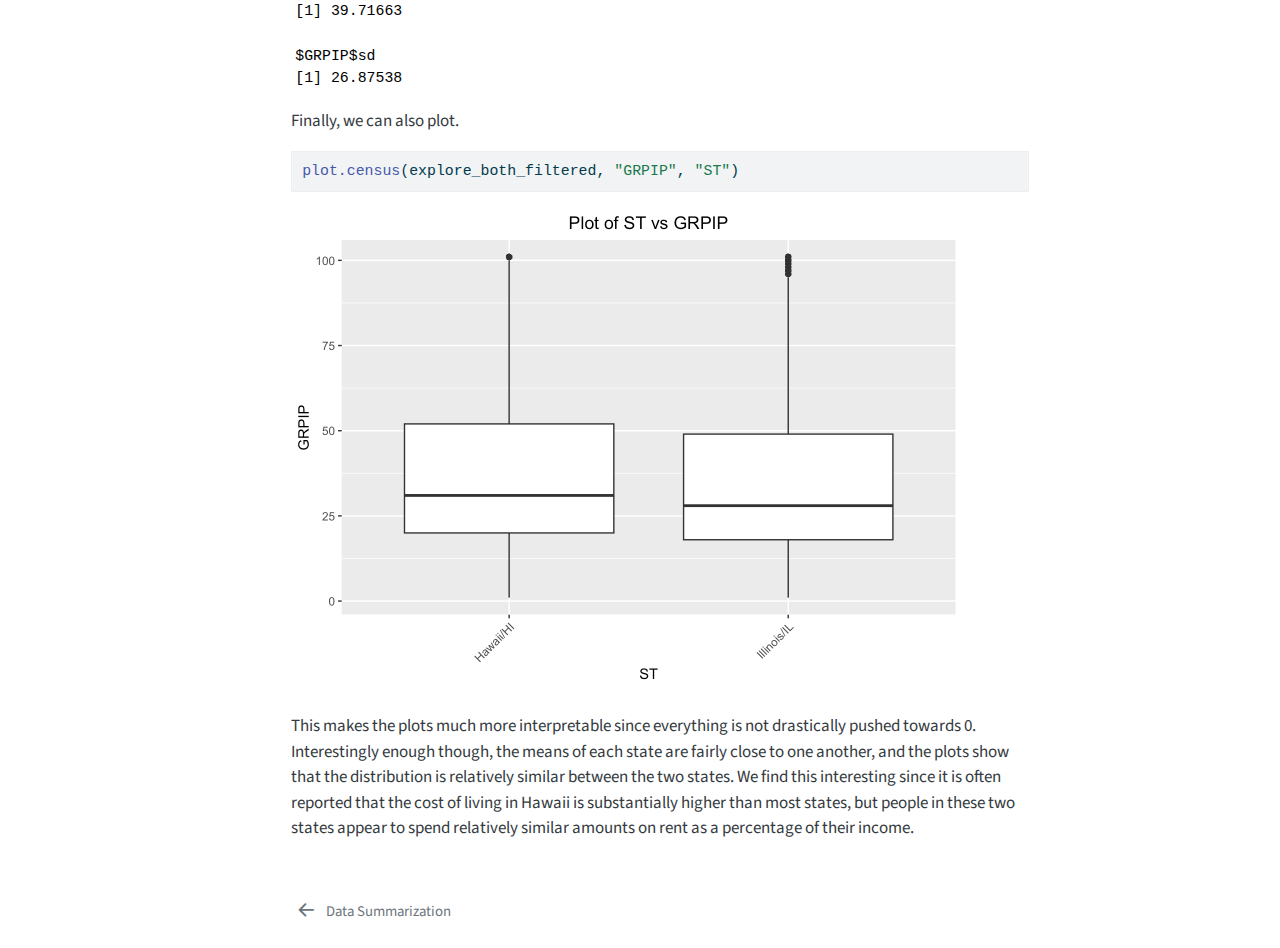
<file: docs/pages/data_exploration.html>
<!DOCTYPE html>
<html xmlns="http://www.w3.org/1999/xhtml" lang="en" xml:lang="en"><head>

<meta charset="utf-8">
<meta name="generator" content="quarto-1.7.32">

<meta name="viewport" content="width=device-width, initial-scale=1.0, user-scalable=yes">

<meta name="dcterms.date" content="2025-10-01">

<title>Data Exploration – Project 1 Site</title>
<style>
code{white-space: pre-wrap;}
span.smallcaps{font-variant: small-caps;}
div.columns{display: flex; gap: min(4vw, 1.5em);}
div.column{flex: auto; overflow-x: auto;}
div.hanging-indent{margin-left: 1.5em; text-indent: -1.5em;}
ul.task-list{list-style: none;}
ul.task-list li input[type="checkbox"] {
  width: 0.8em;
  margin: 0 0.8em 0.2em -1em; /* quarto-specific, see https://github.com/quarto-dev/quarto-cli/issues/4556 */ 
  vertical-align: middle;
}
/* CSS for syntax highlighting */
html { -webkit-text-size-adjust: 100%; }
pre > code.sourceCode { white-space: pre; position: relative; }
pre > code.sourceCode > span { display: inline-block; line-height: 1.25; }
pre > code.sourceCode > span:empty { height: 1.2em; }
.sourceCode { overflow: visible; }
code.sourceCode > span { color: inherit; text-decoration: inherit; }
div.sourceCode { margin: 1em 0; }
pre.sourceCode { margin: 0; }
@media screen {
div.sourceCode { overflow: auto; }
}
@media print {
pre > code.sourceCode { white-space: pre-wrap; }
pre > code.sourceCode > span { text-indent: -5em; padding-left: 5em; }
}
pre.numberSource code
  { counter-reset: source-line 0; }
pre.numberSource code > span
  { position: relative; left: -4em; counter-increment: source-line; }
pre.numberSource code > span > a:first-child::before
  { content: counter(source-line);
    position: relative; left: -1em; text-align: right; vertical-align: baseline;
    border: none; display: inline-block;
    -webkit-touch-callout: none; -webkit-user-select: none;
    -khtml-user-select: none; -moz-user-select: none;
    -ms-user-select: none; user-select: none;
    padding: 0 4px; width: 4em;
  }
pre.numberSource { margin-left: 3em;  padding-left: 4px; }
div.sourceCode
  {   }
@media screen {
pre > code.sourceCode > span > a:first-child::before { text-decoration: underline; }
}
</style>


<script src="../site_libs/quarto-nav/quarto-nav.js"></script>
<script src="../site_libs/quarto-nav/headroom.min.js"></script>
<script src="../site_libs/clipboard/clipboard.min.js"></script>
<script src="../site_libs/quarto-search/autocomplete.umd.js"></script>
<script src="../site_libs/quarto-search/fuse.min.js"></script>
<script src="../site_libs/quarto-search/quarto-search.js"></script>
<meta name="quarto:offset" content="../">
<link href="../pages/data_summarization.html" rel="prev">
<script src="../site_libs/quarto-html/quarto.js" type="module"></script>
<script src="../site_libs/quarto-html/tabsets/tabsets.js" type="module"></script>
<script src="../site_libs/quarto-html/popper.min.js"></script>
<script src="../site_libs/quarto-html/tippy.umd.min.js"></script>
<script src="../site_libs/quarto-html/anchor.min.js"></script>
<link href="../site_libs/quarto-html/tippy.css" rel="stylesheet">
<link href="../site_libs/quarto-html/quarto-syntax-highlighting-37eea08aefeeee20ff55810ff984fec1.css" rel="stylesheet" id="quarto-text-highlighting-styles">
<script src="../site_libs/bootstrap/bootstrap.min.js"></script>
<link href="../site_libs/bootstrap/bootstrap-icons.css" rel="stylesheet">
<link href="../site_libs/bootstrap/bootstrap-9813b20eb36b3e0cf6c30709848dd89f.min.css" rel="stylesheet" append-hash="true" id="quarto-bootstrap" data-mode="light">
<script id="quarto-search-options" type="application/json">{
  "location": "navbar",
  "copy-button": false,
  "collapse-after": 3,
  "panel-placement": "end",
  "type": "overlay",
  "limit": 50,
  "keyboard-shortcut": [
    "f",
    "/",
    "s"
  ],
  "show-item-context": false,
  "language": {
    "search-no-results-text": "No results",
    "search-matching-documents-text": "matching documents",
    "search-copy-link-title": "Copy link to search",
    "search-hide-matches-text": "Hide additional matches",
    "search-more-match-text": "more match in this document",
    "search-more-matches-text": "more matches in this document",
    "search-clear-button-title": "Clear",
    "search-text-placeholder": "",
    "search-detached-cancel-button-title": "Cancel",
    "search-submit-button-title": "Submit",
    "search-label": "Search"
  }
}</script>


<link rel="stylesheet" href="../styles.css">
</head>

<body class="nav-sidebar docked nav-fixed quarto-light">

<div id="quarto-search-results"></div>
  <header id="quarto-header" class="headroom fixed-top">
    <nav class="navbar navbar-expand-lg " data-bs-theme="dark">
      <div class="navbar-container container-fluid">
      <div class="navbar-brand-container mx-auto">
    <a class="navbar-brand" href="../index.html">
    <span class="navbar-title">Project 1 Site</span>
    </a>
  </div>
            <div id="quarto-search" class="" title="Search"></div>
          <button class="navbar-toggler" type="button" data-bs-toggle="collapse" data-bs-target="#navbarCollapse" aria-controls="navbarCollapse" role="menu" aria-expanded="false" aria-label="Toggle navigation" onclick="if (window.quartoToggleHeadroom) { window.quartoToggleHeadroom(); }">
  <span class="navbar-toggler-icon"></span>
</button>
          <div class="collapse navbar-collapse" id="navbarCollapse">
            <ul class="navbar-nav navbar-nav-scroll me-auto">
  <li class="nav-item">
    <a class="nav-link active" href="../index.html" aria-current="page"> 
<span class="menu-text">Home</span></a>
  </li>  
</ul>
          </div> <!-- /navcollapse -->
            <div class="quarto-navbar-tools">
  <a href="" class="quarto-reader-toggle quarto-navigation-tool px-1" onclick="window.quartoToggleReader(); return false;" title="Toggle reader mode">
  <div class="quarto-reader-toggle-btn">
  <i class="bi"></i>
  </div>
</a>
</div>
      </div> <!-- /container-fluid -->
    </nav>
  <nav class="quarto-secondary-nav">
    <div class="container-fluid d-flex">
      <button type="button" class="quarto-btn-toggle btn" data-bs-toggle="collapse" role="button" data-bs-target=".quarto-sidebar-collapse-item" aria-controls="quarto-sidebar" aria-expanded="false" aria-label="Toggle sidebar navigation" onclick="if (window.quartoToggleHeadroom) { window.quartoToggleHeadroom(); }">
        <i class="bi bi-layout-text-sidebar-reverse"></i>
      </button>
        <nav class="quarto-page-breadcrumbs" aria-label="breadcrumb"><ol class="breadcrumb"><li class="breadcrumb-item"><a href="../pages/data_exploration.html">Data Exploration</a></li></ol></nav>
        <a class="flex-grow-1" role="navigation" data-bs-toggle="collapse" data-bs-target=".quarto-sidebar-collapse-item" aria-controls="quarto-sidebar" aria-expanded="false" aria-label="Toggle sidebar navigation" onclick="if (window.quartoToggleHeadroom) { window.quartoToggleHeadroom(); }">      
        </a>
      <button type="button" class="btn quarto-search-button" aria-label="Search" onclick="window.quartoOpenSearch();">
        <i class="bi bi-search"></i>
      </button>
    </div>
  </nav>
</header>
<!-- content -->
<div id="quarto-content" class="quarto-container page-columns page-rows-contents page-layout-article page-navbar">
<!-- sidebar -->
  <nav id="quarto-sidebar" class="sidebar collapse collapse-horizontal quarto-sidebar-collapse-item sidebar-navigation docked overflow-auto">
        <div class="mt-2 flex-shrink-0 align-items-center">
        <div class="sidebar-search">
        <div id="quarto-search" class="" title="Search"></div>
        </div>
        </div>
    <div class="sidebar-menu-container"> 
    <ul class="list-unstyled mt-1">
        <li class="sidebar-item">
  <div class="sidebar-item-container"> 
  <a href="../index.html" class="sidebar-item-text sidebar-link">
 <span class="menu-text">Project 1</span></a>
  </div>
</li>
        <li class="sidebar-item">
  <div class="sidebar-item-container"> 
  <a href="../pages/data_processing.html" class="sidebar-item-text sidebar-link">
 <span class="menu-text">Data Processing</span></a>
  </div>
</li>
        <li class="sidebar-item">
  <div class="sidebar-item-container"> 
  <a href="../pages/data_summarization.html" class="sidebar-item-text sidebar-link">
 <span class="menu-text">Data Summarization</span></a>
  </div>
</li>
        <li class="sidebar-item">
  <div class="sidebar-item-container"> 
  <a href="../pages/data_exploration.html" class="sidebar-item-text sidebar-link active">
 <span class="menu-text">Data Exploration</span></a>
  </div>
</li>
    </ul>
    </div>
</nav>
<div id="quarto-sidebar-glass" class="quarto-sidebar-collapse-item" data-bs-toggle="collapse" data-bs-target=".quarto-sidebar-collapse-item"></div>
<!-- margin-sidebar -->
    <div id="quarto-margin-sidebar" class="sidebar margin-sidebar">
        <nav id="TOC" role="doc-toc" class="toc-active">
    <h2 id="toc-title">On this page</h2>
   
  <ul>
  <li><a href="#package-imports" id="toc-package-imports" class="nav-link active" data-scroll-target="#package-imports">Package Imports</a></li>
  <li><a href="#functions" id="toc-functions" class="nav-link" data-scroll-target="#functions">Functions</a></li>
  <li><a href="#pulling-in-data" id="toc-pulling-in-data" class="nav-link" data-scroll-target="#pulling-in-data">Pulling in Data</a></li>
  <li><a href="#plotting" id="toc-plotting" class="nav-link" data-scroll-target="#plotting">Plotting</a></li>
  </ul>
</nav>
    </div>
<!-- main -->
<main class="content" id="quarto-document-content">

<header id="title-block-header" class="quarto-title-block default">
<div class="quarto-title">
<h1 class="title">Data Exploration</h1>
</div>



<div class="quarto-title-meta">

    
    <div>
    <div class="quarto-title-meta-heading">Published</div>
    <div class="quarto-title-meta-contents">
      <p class="date">2025-10-01</p>
    </div>
  </div>
  
    
  </div>
  


</header>


<section id="package-imports" class="level2">
<h2 class="anchored" data-anchor-id="package-imports">Package Imports</h2>
<p>First, we can import the necessary packages we need.</p>
<div class="cell">
<div class="sourceCode cell-code" id="cb1"><pre class="sourceCode r code-with-copy"><code class="sourceCode r"><span id="cb1-1"><a href="#cb1-1" aria-hidden="true" tabindex="-1"></a><span class="co">#load required libraries</span></span>
<span id="cb1-2"><a href="#cb1-2" aria-hidden="true" tabindex="-1"></a><span class="cf">if</span>(<span class="sc">!</span><span class="fu">require</span>(tidyverse)){</span>
<span id="cb1-3"><a href="#cb1-3" aria-hidden="true" tabindex="-1"></a>    <span class="co"># If package is not available, install it then load it again</span></span>
<span id="cb1-4"><a href="#cb1-4" aria-hidden="true" tabindex="-1"></a>    <span class="fu">install.packages</span>(<span class="st">"tidyverse"</span>)</span>
<span id="cb1-5"><a href="#cb1-5" aria-hidden="true" tabindex="-1"></a>    <span class="fu">library</span>(tidyverse)</span>
<span id="cb1-6"><a href="#cb1-6" aria-hidden="true" tabindex="-1"></a>}</span></code><button title="Copy to Clipboard" class="code-copy-button"><i class="bi"></i></button></pre></div>
<div class="cell-output cell-output-stderr">
<pre><code>Loading required package: tidyverse</code></pre>
</div>
<div class="cell-output cell-output-stderr">
<pre><code>── Attaching core tidyverse packages ──────────────────────── tidyverse 2.0.0 ──
✔ dplyr     1.1.4     ✔ readr     2.1.5
✔ forcats   1.0.0     ✔ stringr   1.5.1
✔ ggplot2   3.5.2     ✔ tibble    3.2.1
✔ lubridate 1.9.4     ✔ tidyr     1.3.1
✔ purrr     1.0.4     
── Conflicts ────────────────────────────────────────── tidyverse_conflicts() ──
✖ dplyr::filter() masks stats::filter()
✖ dplyr::lag()    masks stats::lag()
ℹ Use the conflicted package (&lt;http://conflicted.r-lib.org/&gt;) to force all conflicts to become errors</code></pre>
</div>
<div class="sourceCode cell-code" id="cb4"><pre class="sourceCode r code-with-copy"><code class="sourceCode r"><span id="cb4-1"><a href="#cb4-1" aria-hidden="true" tabindex="-1"></a><span class="cf">if</span>(<span class="sc">!</span><span class="fu">require</span>(ggplot2)){</span>
<span id="cb4-2"><a href="#cb4-2" aria-hidden="true" tabindex="-1"></a>    <span class="fu">install.packages</span>(<span class="st">"ggplot2"</span>)</span>
<span id="cb4-3"><a href="#cb4-3" aria-hidden="true" tabindex="-1"></a>    <span class="fu">library</span>(ggplot2)</span>
<span id="cb4-4"><a href="#cb4-4" aria-hidden="true" tabindex="-1"></a>}</span>
<span id="cb4-5"><a href="#cb4-5" aria-hidden="true" tabindex="-1"></a></span>
<span id="cb4-6"><a href="#cb4-6" aria-hidden="true" tabindex="-1"></a><span class="cf">if</span>(<span class="sc">!</span><span class="fu">require</span>(quantreg)){</span>
<span id="cb4-7"><a href="#cb4-7" aria-hidden="true" tabindex="-1"></a>    <span class="fu">install.packages</span>(<span class="st">"quantreg"</span>)</span>
<span id="cb4-8"><a href="#cb4-8" aria-hidden="true" tabindex="-1"></a>    <span class="fu">library</span>(quantreg)</span>
<span id="cb4-9"><a href="#cb4-9" aria-hidden="true" tabindex="-1"></a>}</span></code><button title="Copy to Clipboard" class="code-copy-button"><i class="bi"></i></button></pre></div>
<div class="cell-output cell-output-stderr">
<pre><code>Loading required package: quantreg
Loading required package: SparseM</code></pre>
</div>
</div>
</section>
<section id="functions" class="level2">
<h2 class="anchored" data-anchor-id="functions">Functions</h2>
<p>Since qmd notebooks don’t let us pull in functions from other notebooks (at least from what we could find). We will copy over the functions from our data summarization notebook so we can use them here.</p>
<div class="cell">
<div class="sourceCode cell-code" id="cb6"><pre class="sourceCode r code-with-copy"><code class="sourceCode r"><span id="cb6-1"><a href="#cb6-1" aria-hidden="true" tabindex="-1"></a>summary.census<span class="ot">&lt;-</span> <span class="cf">function</span>(df, <span class="at">num_vars=</span><span class="fu">c</span>(<span class="st">"AGEP"</span>, <span class="st">"GASP"</span>, <span class="st">"GRPIP"</span>, <span class="st">"JWAP"</span>, <span class="st">"JWDP"</span>, <span class="st">"JWMNP"</span>), <span class="at">cat_vars=</span><span class="fu">c</span>(<span class="st">"SEX"</span>,<span class="st">"FER"</span>, <span class="st">"HHL"</span>, <span class="st">"HISPEED"</span>, <span class="st">"JWTRNS"</span>, <span class="st">"SCH"</span>, <span class="st">"SCHL"</span>)) {</span>
<span id="cb6-2"><a href="#cb6-2" aria-hidden="true" tabindex="-1"></a>  </span>
<span id="cb6-3"><a href="#cb6-3" aria-hidden="true" tabindex="-1"></a>  weight_vector <span class="ot">&lt;-</span> df[[<span class="st">"PWGTP"</span>]]</span>
<span id="cb6-4"><a href="#cb6-4" aria-hidden="true" tabindex="-1"></a>  results <span class="ot">&lt;-</span> <span class="fu">list</span>() <span class="co">#initialize list</span></span>
<span id="cb6-5"><a href="#cb6-5" aria-hidden="true" tabindex="-1"></a>  columns <span class="ot">&lt;-</span> <span class="fu">names</span>(df)</span>
<span id="cb6-6"><a href="#cb6-6" aria-hidden="true" tabindex="-1"></a>  num_vars_summarization <span class="ot">&lt;-</span> <span class="fu">intersect</span>(columns, num_vars)</span>
<span id="cb6-7"><a href="#cb6-7" aria-hidden="true" tabindex="-1"></a>  cat_vars_summarization <span class="ot">&lt;-</span> <span class="fu">intersect</span>(columns, cat_vars)</span>
<span id="cb6-8"><a href="#cb6-8" aria-hidden="true" tabindex="-1"></a>  </span>
<span id="cb6-9"><a href="#cb6-9" aria-hidden="true" tabindex="-1"></a>  <span class="cf">for</span> (var <span class="cf">in</span> num_vars_summarization) {</span>
<span id="cb6-10"><a href="#cb6-10" aria-hidden="true" tabindex="-1"></a>    <span class="co">#make sure all variables (including time variables) change to numeric to do calculations on them</span></span>
<span id="cb6-11"><a href="#cb6-11" aria-hidden="true" tabindex="-1"></a>    numeric_vector <span class="ot">&lt;-</span> <span class="fu">as.numeric</span>(df[[var]]) </span>
<span id="cb6-12"><a href="#cb6-12" aria-hidden="true" tabindex="-1"></a>    <span class="co">#calculate sample mean</span></span>
<span id="cb6-13"><a href="#cb6-13" aria-hidden="true" tabindex="-1"></a>    sample_mean <span class="ot">&lt;-</span> <span class="fu">sum</span>(numeric_vector <span class="sc">*</span> weight_vector, <span class="at">na.rm =</span> <span class="cn">TRUE</span>) <span class="sc">/</span> <span class="fu">sum</span>(weight_vector, <span class="at">na.rm =</span> <span class="cn">TRUE</span>) </span>
<span id="cb6-14"><a href="#cb6-14" aria-hidden="true" tabindex="-1"></a>    <span class="co">#calculate sample sd</span></span>
<span id="cb6-15"><a href="#cb6-15" aria-hidden="true" tabindex="-1"></a>    sample_sd  <span class="ot">&lt;-</span> <span class="fu">sqrt</span>(<span class="fu">sum</span>((numeric_vector<span class="sc">^</span><span class="dv">2</span>) <span class="sc">*</span> weight_vector, <span class="at">na.rm =</span> <span class="cn">TRUE</span>) <span class="sc">/</span> <span class="fu">sum</span>(weight_vector, <span class="at">na.rm =</span> <span class="cn">TRUE</span>) <span class="sc">-</span> sample_mean<span class="sc">^</span><span class="dv">2</span>) </span>
<span id="cb6-16"><a href="#cb6-16" aria-hidden="true" tabindex="-1"></a>    <span class="co"># Put the results in a list</span></span>
<span id="cb6-17"><a href="#cb6-17" aria-hidden="true" tabindex="-1"></a>    results[[var]] <span class="ot">&lt;-</span> <span class="fu">list</span>(<span class="at">mean =</span> sample_mean, <span class="at">sd =</span> sample_sd)</span>
<span id="cb6-18"><a href="#cb6-18" aria-hidden="true" tabindex="-1"></a>  }</span>
<span id="cb6-19"><a href="#cb6-19" aria-hidden="true" tabindex="-1"></a>  </span>
<span id="cb6-20"><a href="#cb6-20" aria-hidden="true" tabindex="-1"></a>  <span class="co"># character / categorical variables</span></span>
<span id="cb6-21"><a href="#cb6-21" aria-hidden="true" tabindex="-1"></a>  <span class="cf">for</span> (var <span class="cf">in</span> cat_vars_summarization) {</span>
<span id="cb6-22"><a href="#cb6-22" aria-hidden="true" tabindex="-1"></a>    <span class="co"># First create a tibble by grouping and summarising</span></span>
<span id="cb6-23"><a href="#cb6-23" aria-hidden="true" tabindex="-1"></a>    counts <span class="ot">&lt;-</span> (df) <span class="sc">|&gt;</span></span>
<span id="cb6-24"><a href="#cb6-24" aria-hidden="true" tabindex="-1"></a>     <span class="fu">group_by</span>(.data[[var]]) <span class="sc">|&gt;</span></span>
<span id="cb6-25"><a href="#cb6-25" aria-hidden="true" tabindex="-1"></a>    <span class="fu">summarise</span>(<span class="at">count =</span> <span class="fu">sum</span>(.data[[<span class="st">"PWGTP"</span>]], <span class="at">na.rm =</span> <span class="cn">TRUE</span>), <span class="at">.groups =</span> <span class="st">"drop"</span>) <span class="sc">|&gt;</span></span>
<span id="cb6-26"><a href="#cb6-26" aria-hidden="true" tabindex="-1"></a>    <span class="co"># Now we can deframe to trasform from a tibble to a named list</span></span>
<span id="cb6-27"><a href="#cb6-27" aria-hidden="true" tabindex="-1"></a>    <span class="fu">deframe</span>()</span>
<span id="cb6-28"><a href="#cb6-28" aria-hidden="true" tabindex="-1"></a>    </span>
<span id="cb6-29"><a href="#cb6-29" aria-hidden="true" tabindex="-1"></a>    results[[var]] <span class="ot">&lt;-</span> <span class="fu">as.list</span>(counts)</span>
<span id="cb6-30"><a href="#cb6-30" aria-hidden="true" tabindex="-1"></a>  }</span>
<span id="cb6-31"><a href="#cb6-31" aria-hidden="true" tabindex="-1"></a> <span class="fu">return</span>(results) <span class="co"># returns a named list</span></span>
<span id="cb6-32"><a href="#cb6-32" aria-hidden="true" tabindex="-1"></a>}</span>
<span id="cb6-33"><a href="#cb6-33" aria-hidden="true" tabindex="-1"></a></span>
<span id="cb6-34"><a href="#cb6-34" aria-hidden="true" tabindex="-1"></a>plot.census <span class="ot">&lt;-</span> <span class="cf">function</span>(df, num_var, cat_var) {</span>
<span id="cb6-35"><a href="#cb6-35" aria-hidden="true" tabindex="-1"></a>  <span class="fu">ggplot</span>(df,</span>
<span id="cb6-36"><a href="#cb6-36" aria-hidden="true" tabindex="-1"></a>  <span class="fu">aes</span>(<span class="at">x =</span> <span class="sc">!!</span><span class="fu">sym</span>(cat_var), <span class="at">y =</span> <span class="sc">!!</span><span class="fu">sym</span>(num_var), <span class="at">weight =</span> PWGTP)) <span class="sc">+</span></span>
<span id="cb6-37"><a href="#cb6-37" aria-hidden="true" tabindex="-1"></a>  <span class="fu">geom_boxplot</span>()<span class="sc">+</span></span>
<span id="cb6-38"><a href="#cb6-38" aria-hidden="true" tabindex="-1"></a>  <span class="fu">labs</span>(</span>
<span id="cb6-39"><a href="#cb6-39" aria-hidden="true" tabindex="-1"></a>    <span class="at">x =</span> cat_var,</span>
<span id="cb6-40"><a href="#cb6-40" aria-hidden="true" tabindex="-1"></a>    <span class="at">y =</span> num_var,</span>
<span id="cb6-41"><a href="#cb6-41" aria-hidden="true" tabindex="-1"></a>    <span class="at">title =</span> <span class="fu">paste</span>(<span class="st">"Plot of"</span>, cat_var, <span class="st">"vs"</span>, num_var)) <span class="sc">+</span></span>
<span id="cb6-42"><a href="#cb6-42" aria-hidden="true" tabindex="-1"></a>  <span class="fu">theme</span>(<span class="at">plot.title =</span> <span class="fu">element_text</span>(<span class="at">hjust =</span> <span class="fl">0.5</span>))<span class="sc">+</span></span>
<span id="cb6-43"><a href="#cb6-43" aria-hidden="true" tabindex="-1"></a>  <span class="fu">theme</span>(<span class="at">axis.text.x =</span> <span class="fu">element_text</span>(<span class="at">angle =</span> <span class="dv">45</span>, <span class="at">hjust =</span> <span class="dv">1</span>))<span class="co">#rename axis and title, center the title</span></span>
<span id="cb6-44"><a href="#cb6-44" aria-hidden="true" tabindex="-1"></a>}</span></code><button title="Copy to Clipboard" class="code-copy-button"><i class="bi"></i></button></pre></div>
</div>
</section>
<section id="pulling-in-data" class="level2">
<h2 class="anchored" data-anchor-id="pulling-in-data">Pulling in Data</h2>
<p>For the data exploration part, we will try to investigate the cost of living difference in Hawaii, and Illinois by comparing gas price (GASP) and gross rent as percentage of household income (GRPIP)</p>
<p>First, we can pull in the data for Illinois.</p>
<div class="cell">
<div class="sourceCode cell-code" id="cb7"><pre class="sourceCode r code-with-copy"><code class="sourceCode r"><span id="cb7-1"><a href="#cb7-1" aria-hidden="true" tabindex="-1"></a><span class="co"># Load in the data that we pulled at the end of data_exploration for Illinois</span></span>
<span id="cb7-2"><a href="#cb7-2" aria-hidden="true" tabindex="-1"></a>explore_il <span class="ot">&lt;-</span> <span class="fu">readRDS</span>(<span class="st">"explore_il.rds"</span>)</span>
<span id="cb7-3"><a href="#cb7-3" aria-hidden="true" tabindex="-1"></a><span class="fu">print</span>(explore_il)</span></code><button title="Copy to Clipboard" class="code-copy-button"><i class="bi"></i></button></pre></div>
<div class="cell-output cell-output-stdout">
<pre><code># A tibble: 128,046 × 7
   PWGTP  AGEP GRPIP  GASP SEX    ST          year 
   &lt;int&gt; &lt;int&gt; &lt;int&gt; &lt;int&gt; &lt;fct&gt;  &lt;fct&gt;       &lt;chr&gt;
 1    32    82     0     3 Female Illinois/IL 2022 
 2    91    43     0     3 Male   Illinois/IL 2022 
 3    45    18     0     3 Female Illinois/IL 2022 
 4    38    49     0     3 Male   Illinois/IL 2022 
 5     8    42     0     3 Male   Illinois/IL 2022 
 6     7    83     0     3 Male   Illinois/IL 2022 
 7     6    88     0     3 Female Illinois/IL 2022 
 8    59    23     0     3 Female Illinois/IL 2022 
 9    64    56     0     3 Female Illinois/IL 2022 
10     9    21     0     3 Female Illinois/IL 2022 
# ℹ 128,036 more rows</code></pre>
</div>
</div>
<p>Next, we will do the same for Hawaii</p>
<div class="cell">
<div class="sourceCode cell-code" id="cb9"><pre class="sourceCode r code-with-copy"><code class="sourceCode r"><span id="cb9-1"><a href="#cb9-1" aria-hidden="true" tabindex="-1"></a><span class="co"># Load in the data that we pulled at the end of data_exploration for Hawaii</span></span>
<span id="cb9-2"><a href="#cb9-2" aria-hidden="true" tabindex="-1"></a>explore_hi <span class="ot">&lt;-</span> <span class="fu">readRDS</span>(<span class="st">"explore_hi.rds"</span>)</span>
<span id="cb9-3"><a href="#cb9-3" aria-hidden="true" tabindex="-1"></a><span class="fu">print</span>(explore_hi)</span></code><button title="Copy to Clipboard" class="code-copy-button"><i class="bi"></i></button></pre></div>
<div class="cell-output cell-output-stdout">
<pre><code># A tibble: 14,995 × 7
   PWGTP  AGEP GRPIP  GASP SEX    ST        year 
   &lt;int&gt; &lt;int&gt; &lt;int&gt; &lt;int&gt; &lt;fct&gt;  &lt;fct&gt;     &lt;chr&gt;
 1    94    22     0     3 Male   Hawaii/HI 2022 
 2    55    57     0     3 Male   Hawaii/HI 2022 
 3    41    20     0     3 Male   Hawaii/HI 2022 
 4    38    18     0     3 Male   Hawaii/HI 2022 
 5    11    34     0     3 Male   Hawaii/HI 2022 
 6    69    29     0     3 Male   Hawaii/HI 2022 
 7     3    20     0     3 Female Hawaii/HI 2022 
 8    13    48     0     3 Male   Hawaii/HI 2022 
 9    16    70     0     3 Female Hawaii/HI 2022 
10    30    25     0     3 Male   Hawaii/HI 2022 
# ℹ 14,985 more rows</code></pre>
</div>
</div>
<p>##Summarization</p>
<p>Now, we can use the summary.census function to calculate the mean gas price and Gross rent as a percentage of household income in 2022 for state of Illinois.</p>
<div class="cell">
<div class="sourceCode cell-code" id="cb11"><pre class="sourceCode r code-with-copy"><code class="sourceCode r"><span id="cb11-1"><a href="#cb11-1" aria-hidden="true" tabindex="-1"></a>explore_ils <span class="ot">&lt;-</span> <span class="fu">summary.census</span>(<span class="at">df=</span>explore_il)</span>
<span id="cb11-2"><a href="#cb11-2" aria-hidden="true" tabindex="-1"></a>explore_ils</span></code><button title="Copy to Clipboard" class="code-copy-button"><i class="bi"></i></button></pre></div>
<div class="cell-output cell-output-stdout">
<pre><code>$AGEP
$AGEP$mean
[1] 39.64058

$AGEP$sd
[1] 23.20933


$GRPIP
$GRPIP$mean
[1] 9.631886

$GRPIP$sd
[1] 21.68293


$GASP
$GASP$mean
[1] 113.6722

$GASP$sd
[1] 192.4397


$SEX
$SEX$Male
[1] 6229396

$SEX$Female
[1] 6352636</code></pre>
</div>
<div class="sourceCode cell-code" id="cb13"><pre class="sourceCode r code-with-copy"><code class="sourceCode r"><span id="cb13-1"><a href="#cb13-1" aria-hidden="true" tabindex="-1"></a><span class="fu">class</span>(explore_ils)</span></code><button title="Copy to Clipboard" class="code-copy-button"><i class="bi"></i></button></pre></div>
<div class="cell-output cell-output-stdout">
<pre><code>[1] "list"</code></pre>
</div>
</div>
<p>Now, we can do the same Hawaii:</p>
<div class="cell">
<div class="sourceCode cell-code" id="cb15"><pre class="sourceCode r code-with-copy"><code class="sourceCode r"><span id="cb15-1"><a href="#cb15-1" aria-hidden="true" tabindex="-1"></a>explore_his <span class="ot">&lt;-</span> <span class="fu">summary.census</span>(<span class="at">df=</span>explore_hi)</span>
<span id="cb15-2"><a href="#cb15-2" aria-hidden="true" tabindex="-1"></a>explore_his</span></code><button title="Copy to Clipboard" class="code-copy-button"><i class="bi"></i></button></pre></div>
<div class="cell-output cell-output-stdout">
<pre><code>$AGEP
$AGEP$mean
[1] 41.23415

$AGEP$sd
[1] 24.00141


$GRPIP
$GRPIP$mean
[1] 12.37702

$GRPIP$sd
[1] 23.73755


$GASP
$GASP$mean
[1] 22.69982

$GASP$sd
[1] 68.96375


$SEX
$SEX$Male
[1] 723965

$SEX$Female
[1] 716231</code></pre>
</div>
<div class="sourceCode cell-code" id="cb17"><pre class="sourceCode r code-with-copy"><code class="sourceCode r"><span id="cb17-1"><a href="#cb17-1" aria-hidden="true" tabindex="-1"></a><span class="fu">class</span>(explore_his)</span></code><button title="Copy to Clipboard" class="code-copy-button"><i class="bi"></i></button></pre></div>
<div class="cell-output cell-output-stdout">
<pre><code>[1] "list"</code></pre>
</div>
</div>
<p>From the results above, we can see that rent seems to be a larger portion of income in Hawaii, which one might expect considering Hawaii is known for having a higher cost of living. However, it is worth noting that the standard deviations of both groups are fairly high showing there is quite a bit of variability in that field for both states. Interestingly, the amount spent on gas seems to be much lower in Hawaii. A quick look at the variable description shows that the gas that is being measured here appears to be natural gas. This makes our result make more sense as the climate in Hawaii is much warmer, likely causing less need to use natural gas for heating your home. Conversly, Illinois experiences very cold winters, likely attributing to the increased spend on gas.</p>
</section>
<section id="plotting" class="level2">
<h2 class="anchored" data-anchor-id="plotting">Plotting</h2>
<p>Next, we can explore the plots of each state. We can do this by running our plotting function. First, let’s combine the two tibbles to get all of the data into a single tibble for analysis.</p>
<div class="cell">
<div class="sourceCode cell-code" id="cb19"><pre class="sourceCode r code-with-copy"><code class="sourceCode r"><span id="cb19-1"><a href="#cb19-1" aria-hidden="true" tabindex="-1"></a><span class="co"># We can simply combine the rows of the two tibbles </span></span>
<span id="cb19-2"><a href="#cb19-2" aria-hidden="true" tabindex="-1"></a>explore_both <span class="ot">&lt;-</span> <span class="fu">bind_rows</span>(explore_il, explore_hi)</span>
<span id="cb19-3"><a href="#cb19-3" aria-hidden="true" tabindex="-1"></a><span class="fu">print</span>(explore_both)</span></code><button title="Copy to Clipboard" class="code-copy-button"><i class="bi"></i></button></pre></div>
<div class="cell-output cell-output-stdout">
<pre><code># A tibble: 143,041 × 7
   PWGTP  AGEP GRPIP  GASP SEX    ST          year 
   &lt;int&gt; &lt;int&gt; &lt;int&gt; &lt;int&gt; &lt;fct&gt;  &lt;fct&gt;       &lt;chr&gt;
 1    32    82     0     3 Female Illinois/IL 2022 
 2    91    43     0     3 Male   Illinois/IL 2022 
 3    45    18     0     3 Female Illinois/IL 2022 
 4    38    49     0     3 Male   Illinois/IL 2022 
 5     8    42     0     3 Male   Illinois/IL 2022 
 6     7    83     0     3 Male   Illinois/IL 2022 
 7     6    88     0     3 Female Illinois/IL 2022 
 8    59    23     0     3 Female Illinois/IL 2022 
 9    64    56     0     3 Female Illinois/IL 2022 
10     9    21     0     3 Female Illinois/IL 2022 
# ℹ 143,031 more rows</code></pre>
</div>
</div>
<p>Now let’s plot! First, we can investigate the gas costs for each state.</p>
<div class="cell">
<div class="sourceCode cell-code" id="cb21"><pre class="sourceCode r code-with-copy"><code class="sourceCode r"><span id="cb21-1"><a href="#cb21-1" aria-hidden="true" tabindex="-1"></a><span class="fu">plot.census</span>(explore_both, <span class="st">"GASP"</span>, <span class="st">"ST"</span>)</span></code><button title="Copy to Clipboard" class="code-copy-button"><i class="bi"></i></button></pre></div>
<div class="cell-output-display">
<div>
<figure class="figure">
<p><img src="data_exploration_files/figure-html/unnamed-chunk-8-1.png" class="img-fluid figure-img" width="672"></p>
</figure>
</div>
</div>
</div>
<p>The plots help us make sense of the results we were seeing earlier. Hawaii appears to have quite a bit of data points centered around the lowest part of the plot in comparison to Illinois.</p>
<p>Next, we can look at rent.</p>
<div class="cell">
<div class="sourceCode cell-code" id="cb22"><pre class="sourceCode r code-with-copy"><code class="sourceCode r"><span id="cb22-1"><a href="#cb22-1" aria-hidden="true" tabindex="-1"></a><span class="fu">plot.census</span>(explore_both, <span class="st">"GRPIP"</span>, <span class="st">"ST"</span>)</span></code><button title="Copy to Clipboard" class="code-copy-button"><i class="bi"></i></button></pre></div>
<div class="cell-output-display">
<div>
<figure class="figure">
<p><img src="data_exploration_files/figure-html/unnamed-chunk-9-1.png" class="img-fluid figure-img" width="672"></p>
</figure>
</div>
</div>
</div>
<p>Again, this plot helps to make sense of the higher means that we saw for Hawaii with the 75th percentile being signifcantly higher for Hawaii.</p>
<p>##Altering Rent If we look at the GRPIP variable, people that own their own home or live rent-free are listed with a GRPIP of 0. It might be more meaningful if we remove these entries and analyze again.</p>
<div class="cell">
<div class="sourceCode cell-code" id="cb23"><pre class="sourceCode r code-with-copy"><code class="sourceCode r"><span id="cb23-1"><a href="#cb23-1" aria-hidden="true" tabindex="-1"></a><span class="co"># First, we can filter out the 0 entries from each dataset</span></span>
<span id="cb23-2"><a href="#cb23-2" aria-hidden="true" tabindex="-1"></a>explore_il_filtered <span class="ot">&lt;-</span> explore_il <span class="sc">|&gt;</span> <span class="fu">filter</span>(GRPIP <span class="sc">!=</span> <span class="dv">0</span>)</span>
<span id="cb23-3"><a href="#cb23-3" aria-hidden="true" tabindex="-1"></a>explore_hi_filtered <span class="ot">&lt;-</span> explore_hi <span class="sc">|&gt;</span> <span class="fu">filter</span>(GRPIP <span class="sc">!=</span> <span class="dv">0</span>)</span>
<span id="cb23-4"><a href="#cb23-4" aria-hidden="true" tabindex="-1"></a>explore_both_filtered <span class="ot">&lt;-</span> explore_both <span class="sc">|&gt;</span> <span class="fu">filter</span>(GRPIP <span class="sc">!=</span> <span class="dv">0</span>)</span></code><button title="Copy to Clipboard" class="code-copy-button"><i class="bi"></i></button></pre></div>
</div>
<p>Now that we filtered the dataset, let’s summarize the two states individually for rent percentage of income.</p>
<div class="cell">
<div class="sourceCode cell-code" id="cb24"><pre class="sourceCode r code-with-copy"><code class="sourceCode r"><span id="cb24-1"><a href="#cb24-1" aria-hidden="true" tabindex="-1"></a><span class="fu">print</span>(<span class="fu">summary.census</span>(explore_il_filtered, <span class="at">num_vars =</span> <span class="fu">c</span>(<span class="st">"GRPIP"</span>), <span class="at">cat_vars =</span> <span class="fu">c</span>()))</span></code><button title="Copy to Clipboard" class="code-copy-button"><i class="bi"></i></button></pre></div>
<div class="cell-output cell-output-stdout">
<pre><code>$GRPIP
$GRPIP$mean
[1] 37.90877

$GRPIP$sd
[1] 27.90075</code></pre>
</div>
</div>
<p>Now, we can do the same for Hawaii.</p>
<div class="cell">
<div class="sourceCode cell-code" id="cb26"><pre class="sourceCode r code-with-copy"><code class="sourceCode r"><span id="cb26-1"><a href="#cb26-1" aria-hidden="true" tabindex="-1"></a><span class="fu">print</span>(<span class="fu">summary.census</span>(explore_hi_filtered, <span class="at">num_vars =</span> <span class="fu">c</span>(<span class="st">"GRPIP"</span>), <span class="at">cat_vars =</span> <span class="fu">c</span>()))</span></code><button title="Copy to Clipboard" class="code-copy-button"><i class="bi"></i></button></pre></div>
<div class="cell-output cell-output-stdout">
<pre><code>$GRPIP
$GRPIP$mean
[1] 39.71663

$GRPIP$sd
[1] 26.87538</code></pre>
</div>
</div>
<p>Finally, we can also plot.</p>
<div class="cell">
<div class="sourceCode cell-code" id="cb28"><pre class="sourceCode r code-with-copy"><code class="sourceCode r"><span id="cb28-1"><a href="#cb28-1" aria-hidden="true" tabindex="-1"></a><span class="fu">plot.census</span>(explore_both_filtered, <span class="st">"GRPIP"</span>, <span class="st">"ST"</span>)</span></code><button title="Copy to Clipboard" class="code-copy-button"><i class="bi"></i></button></pre></div>
<div class="cell-output-display">
<div>
<figure class="figure">
<p><img src="data_exploration_files/figure-html/unnamed-chunk-13-1.png" class="img-fluid figure-img" width="672"></p>
</figure>
</div>
</div>
</div>
<p>This makes the plots much more interpretable since everything is not drastically pushed towards 0. Interestingly enough though, the means of each state are fairly close to one another, and the plots show that the distribution is relatively similar between the two states. We find this interesting since it is often reported that the cost of living in Hawaii is substantially higher than most states, but people in these two states appear to spend relatively similar amounts on rent as a percentage of their income.</p>


</section>

</main> <!-- /main -->
<script id="quarto-html-after-body" type="application/javascript">
  window.document.addEventListener("DOMContentLoaded", function (event) {
    const icon = "";
    const anchorJS = new window.AnchorJS();
    anchorJS.options = {
      placement: 'right',
      icon: icon
    };
    anchorJS.add('.anchored');
    const isCodeAnnotation = (el) => {
      for (const clz of el.classList) {
        if (clz.startsWith('code-annotation-')) {                     
          return true;
        }
      }
      return false;
    }
    const onCopySuccess = function(e) {
      // button target
      const button = e.trigger;
      // don't keep focus
      button.blur();
      // flash "checked"
      button.classList.add('code-copy-button-checked');
      var currentTitle = button.getAttribute("title");
      button.setAttribute("title", "Copied!");
      let tooltip;
      if (window.bootstrap) {
        button.setAttribute("data-bs-toggle", "tooltip");
        button.setAttribute("data-bs-placement", "left");
        button.setAttribute("data-bs-title", "Copied!");
        tooltip = new bootstrap.Tooltip(button, 
          { trigger: "manual", 
            customClass: "code-copy-button-tooltip",
            offset: [0, -8]});
        tooltip.show();    
      }
      setTimeout(function() {
        if (tooltip) {
          tooltip.hide();
          button.removeAttribute("data-bs-title");
          button.removeAttribute("data-bs-toggle");
          button.removeAttribute("data-bs-placement");
        }
        button.setAttribute("title", currentTitle);
        button.classList.remove('code-copy-button-checked');
      }, 1000);
      // clear code selection
      e.clearSelection();
    }
    const getTextToCopy = function(trigger) {
        const codeEl = trigger.previousElementSibling.cloneNode(true);
        for (const childEl of codeEl.children) {
          if (isCodeAnnotation(childEl)) {
            childEl.remove();
          }
        }
        return codeEl.innerText;
    }
    const clipboard = new window.ClipboardJS('.code-copy-button:not([data-in-quarto-modal])', {
      text: getTextToCopy
    });
    clipboard.on('success', onCopySuccess);
    if (window.document.getElementById('quarto-embedded-source-code-modal')) {
      const clipboardModal = new window.ClipboardJS('.code-copy-button[data-in-quarto-modal]', {
        text: getTextToCopy,
        container: window.document.getElementById('quarto-embedded-source-code-modal')
      });
      clipboardModal.on('success', onCopySuccess);
    }
      var localhostRegex = new RegExp(/^(?:http|https):\/\/localhost\:?[0-9]*\//);
      var mailtoRegex = new RegExp(/^mailto:/);
        var filterRegex = new RegExp("https:\/\/t-creech\.github\.io\/ST558-Project1\/");
      var isInternal = (href) => {
          return filterRegex.test(href) || localhostRegex.test(href) || mailtoRegex.test(href);
      }
      // Inspect non-navigation links and adorn them if external
     var links = window.document.querySelectorAll('a[href]:not(.nav-link):not(.navbar-brand):not(.toc-action):not(.sidebar-link):not(.sidebar-item-toggle):not(.pagination-link):not(.no-external):not([aria-hidden]):not(.dropdown-item):not(.quarto-navigation-tool):not(.about-link)');
      for (var i=0; i<links.length; i++) {
        const link = links[i];
        if (!isInternal(link.href)) {
          // undo the damage that might have been done by quarto-nav.js in the case of
          // links that we want to consider external
          if (link.dataset.originalHref !== undefined) {
            link.href = link.dataset.originalHref;
          }
        }
      }
    function tippyHover(el, contentFn, onTriggerFn, onUntriggerFn) {
      const config = {
        allowHTML: true,
        maxWidth: 500,
        delay: 100,
        arrow: false,
        appendTo: function(el) {
            return el.parentElement;
        },
        interactive: true,
        interactiveBorder: 10,
        theme: 'quarto',
        placement: 'bottom-start',
      };
      if (contentFn) {
        config.content = contentFn;
      }
      if (onTriggerFn) {
        config.onTrigger = onTriggerFn;
      }
      if (onUntriggerFn) {
        config.onUntrigger = onUntriggerFn;
      }
      window.tippy(el, config); 
    }
    const noterefs = window.document.querySelectorAll('a[role="doc-noteref"]');
    for (var i=0; i<noterefs.length; i++) {
      const ref = noterefs[i];
      tippyHover(ref, function() {
        // use id or data attribute instead here
        let href = ref.getAttribute('data-footnote-href') || ref.getAttribute('href');
        try { href = new URL(href).hash; } catch {}
        const id = href.replace(/^#\/?/, "");
        const note = window.document.getElementById(id);
        if (note) {
          return note.innerHTML;
        } else {
          return "";
        }
      });
    }
    const xrefs = window.document.querySelectorAll('a.quarto-xref');
    const processXRef = (id, note) => {
      // Strip column container classes
      const stripColumnClz = (el) => {
        el.classList.remove("page-full", "page-columns");
        if (el.children) {
          for (const child of el.children) {
            stripColumnClz(child);
          }
        }
      }
      stripColumnClz(note)
      if (id === null || id.startsWith('sec-')) {
        // Special case sections, only their first couple elements
        const container = document.createElement("div");
        if (note.children && note.children.length > 2) {
          container.appendChild(note.children[0].cloneNode(true));
          for (let i = 1; i < note.children.length; i++) {
            const child = note.children[i];
            if (child.tagName === "P" && child.innerText === "") {
              continue;
            } else {
              container.appendChild(child.cloneNode(true));
              break;
            }
          }
          if (window.Quarto?.typesetMath) {
            window.Quarto.typesetMath(container);
          }
          return container.innerHTML
        } else {
          if (window.Quarto?.typesetMath) {
            window.Quarto.typesetMath(note);
          }
          return note.innerHTML;
        }
      } else {
        // Remove any anchor links if they are present
        const anchorLink = note.querySelector('a.anchorjs-link');
        if (anchorLink) {
          anchorLink.remove();
        }
        if (window.Quarto?.typesetMath) {
          window.Quarto.typesetMath(note);
        }
        if (note.classList.contains("callout")) {
          return note.outerHTML;
        } else {
          return note.innerHTML;
        }
      }
    }
    for (var i=0; i<xrefs.length; i++) {
      const xref = xrefs[i];
      tippyHover(xref, undefined, function(instance) {
        instance.disable();
        let url = xref.getAttribute('href');
        let hash = undefined; 
        if (url.startsWith('#')) {
          hash = url;
        } else {
          try { hash = new URL(url).hash; } catch {}
        }
        if (hash) {
          const id = hash.replace(/^#\/?/, "");
          const note = window.document.getElementById(id);
          if (note !== null) {
            try {
              const html = processXRef(id, note.cloneNode(true));
              instance.setContent(html);
            } finally {
              instance.enable();
              instance.show();
            }
          } else {
            // See if we can fetch this
            fetch(url.split('#')[0])
            .then(res => res.text())
            .then(html => {
              const parser = new DOMParser();
              const htmlDoc = parser.parseFromString(html, "text/html");
              const note = htmlDoc.getElementById(id);
              if (note !== null) {
                const html = processXRef(id, note);
                instance.setContent(html);
              } 
            }).finally(() => {
              instance.enable();
              instance.show();
            });
          }
        } else {
          // See if we can fetch a full url (with no hash to target)
          // This is a special case and we should probably do some content thinning / targeting
          fetch(url)
          .then(res => res.text())
          .then(html => {
            const parser = new DOMParser();
            const htmlDoc = parser.parseFromString(html, "text/html");
            const note = htmlDoc.querySelector('main.content');
            if (note !== null) {
              // This should only happen for chapter cross references
              // (since there is no id in the URL)
              // remove the first header
              if (note.children.length > 0 && note.children[0].tagName === "HEADER") {
                note.children[0].remove();
              }
              const html = processXRef(null, note);
              instance.setContent(html);
            } 
          }).finally(() => {
            instance.enable();
            instance.show();
          });
        }
      }, function(instance) {
      });
    }
        let selectedAnnoteEl;
        const selectorForAnnotation = ( cell, annotation) => {
          let cellAttr = 'data-code-cell="' + cell + '"';
          let lineAttr = 'data-code-annotation="' +  annotation + '"';
          const selector = 'span[' + cellAttr + '][' + lineAttr + ']';
          return selector;
        }
        const selectCodeLines = (annoteEl) => {
          const doc = window.document;
          const targetCell = annoteEl.getAttribute("data-target-cell");
          const targetAnnotation = annoteEl.getAttribute("data-target-annotation");
          const annoteSpan = window.document.querySelector(selectorForAnnotation(targetCell, targetAnnotation));
          const lines = annoteSpan.getAttribute("data-code-lines").split(",");
          const lineIds = lines.map((line) => {
            return targetCell + "-" + line;
          })
          let top = null;
          let height = null;
          let parent = null;
          if (lineIds.length > 0) {
              //compute the position of the single el (top and bottom and make a div)
              const el = window.document.getElementById(lineIds[0]);
              top = el.offsetTop;
              height = el.offsetHeight;
              parent = el.parentElement.parentElement;
            if (lineIds.length > 1) {
              const lastEl = window.document.getElementById(lineIds[lineIds.length - 1]);
              const bottom = lastEl.offsetTop + lastEl.offsetHeight;
              height = bottom - top;
            }
            if (top !== null && height !== null && parent !== null) {
              // cook up a div (if necessary) and position it 
              let div = window.document.getElementById("code-annotation-line-highlight");
              if (div === null) {
                div = window.document.createElement("div");
                div.setAttribute("id", "code-annotation-line-highlight");
                div.style.position = 'absolute';
                parent.appendChild(div);
              }
              div.style.top = top - 2 + "px";
              div.style.height = height + 4 + "px";
              div.style.left = 0;
              let gutterDiv = window.document.getElementById("code-annotation-line-highlight-gutter");
              if (gutterDiv === null) {
                gutterDiv = window.document.createElement("div");
                gutterDiv.setAttribute("id", "code-annotation-line-highlight-gutter");
                gutterDiv.style.position = 'absolute';
                const codeCell = window.document.getElementById(targetCell);
                const gutter = codeCell.querySelector('.code-annotation-gutter');
                gutter.appendChild(gutterDiv);
              }
              gutterDiv.style.top = top - 2 + "px";
              gutterDiv.style.height = height + 4 + "px";
            }
            selectedAnnoteEl = annoteEl;
          }
        };
        const unselectCodeLines = () => {
          const elementsIds = ["code-annotation-line-highlight", "code-annotation-line-highlight-gutter"];
          elementsIds.forEach((elId) => {
            const div = window.document.getElementById(elId);
            if (div) {
              div.remove();
            }
          });
          selectedAnnoteEl = undefined;
        };
          // Handle positioning of the toggle
      window.addEventListener(
        "resize",
        throttle(() => {
          elRect = undefined;
          if (selectedAnnoteEl) {
            selectCodeLines(selectedAnnoteEl);
          }
        }, 10)
      );
      function throttle(fn, ms) {
      let throttle = false;
      let timer;
        return (...args) => {
          if(!throttle) { // first call gets through
              fn.apply(this, args);
              throttle = true;
          } else { // all the others get throttled
              if(timer) clearTimeout(timer); // cancel #2
              timer = setTimeout(() => {
                fn.apply(this, args);
                timer = throttle = false;
              }, ms);
          }
        };
      }
        // Attach click handler to the DT
        const annoteDls = window.document.querySelectorAll('dt[data-target-cell]');
        for (const annoteDlNode of annoteDls) {
          annoteDlNode.addEventListener('click', (event) => {
            const clickedEl = event.target;
            if (clickedEl !== selectedAnnoteEl) {
              unselectCodeLines();
              const activeEl = window.document.querySelector('dt[data-target-cell].code-annotation-active');
              if (activeEl) {
                activeEl.classList.remove('code-annotation-active');
              }
              selectCodeLines(clickedEl);
              clickedEl.classList.add('code-annotation-active');
            } else {
              // Unselect the line
              unselectCodeLines();
              clickedEl.classList.remove('code-annotation-active');
            }
          });
        }
    const findCites = (el) => {
      const parentEl = el.parentElement;
      if (parentEl) {
        const cites = parentEl.dataset.cites;
        if (cites) {
          return {
            el,
            cites: cites.split(' ')
          };
        } else {
          return findCites(el.parentElement)
        }
      } else {
        return undefined;
      }
    };
    var bibliorefs = window.document.querySelectorAll('a[role="doc-biblioref"]');
    for (var i=0; i<bibliorefs.length; i++) {
      const ref = bibliorefs[i];
      const citeInfo = findCites(ref);
      if (citeInfo) {
        tippyHover(citeInfo.el, function() {
          var popup = window.document.createElement('div');
          citeInfo.cites.forEach(function(cite) {
            var citeDiv = window.document.createElement('div');
            citeDiv.classList.add('hanging-indent');
            citeDiv.classList.add('csl-entry');
            var biblioDiv = window.document.getElementById('ref-' + cite);
            if (biblioDiv) {
              citeDiv.innerHTML = biblioDiv.innerHTML;
            }
            popup.appendChild(citeDiv);
          });
          return popup.innerHTML;
        });
      }
    }
  });
  </script>
<nav class="page-navigation">
  <div class="nav-page nav-page-previous">
      <a href="../pages/data_summarization.html" class="pagination-link" aria-label="Data Summarization">
        <i class="bi bi-arrow-left-short"></i> <span class="nav-page-text">Data Summarization</span>
      </a>          
  </div>
  <div class="nav-page nav-page-next">
  </div>
</nav>
</div> <!-- /content -->




</body></html>
</file>
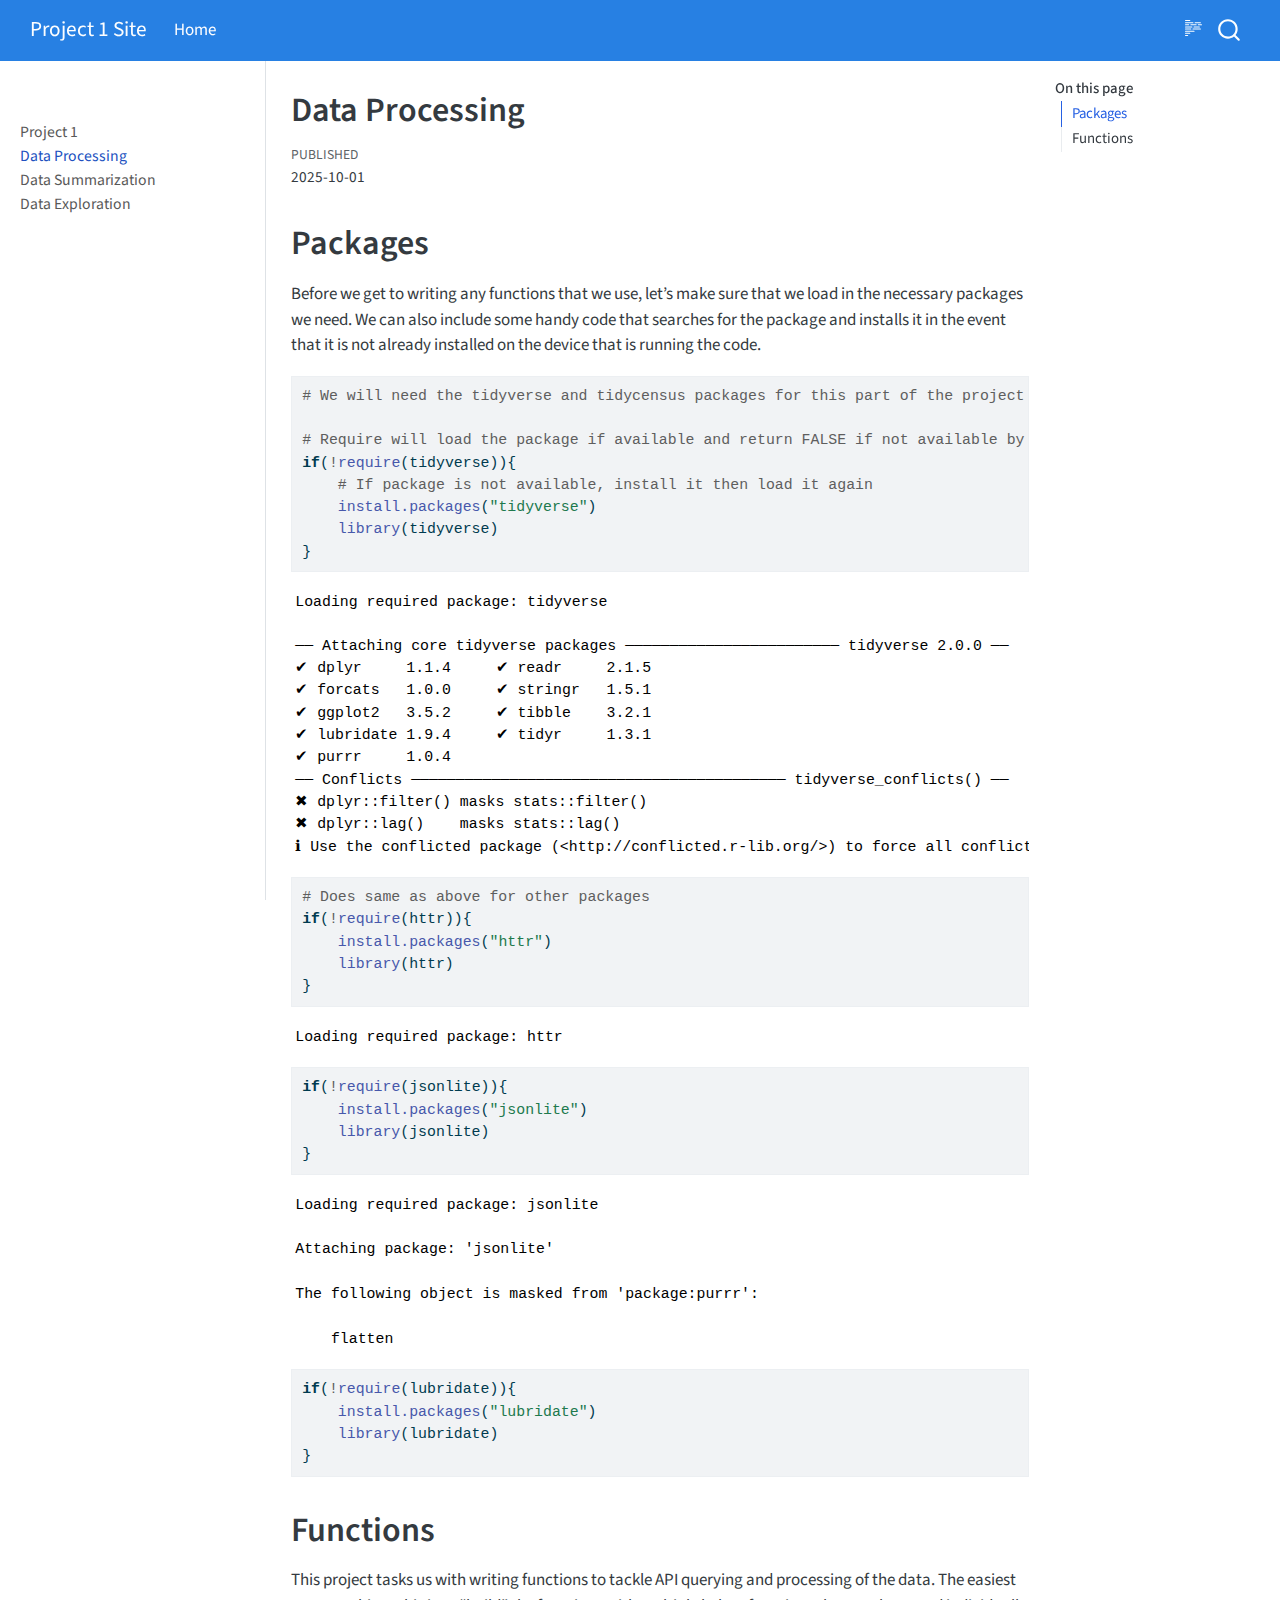
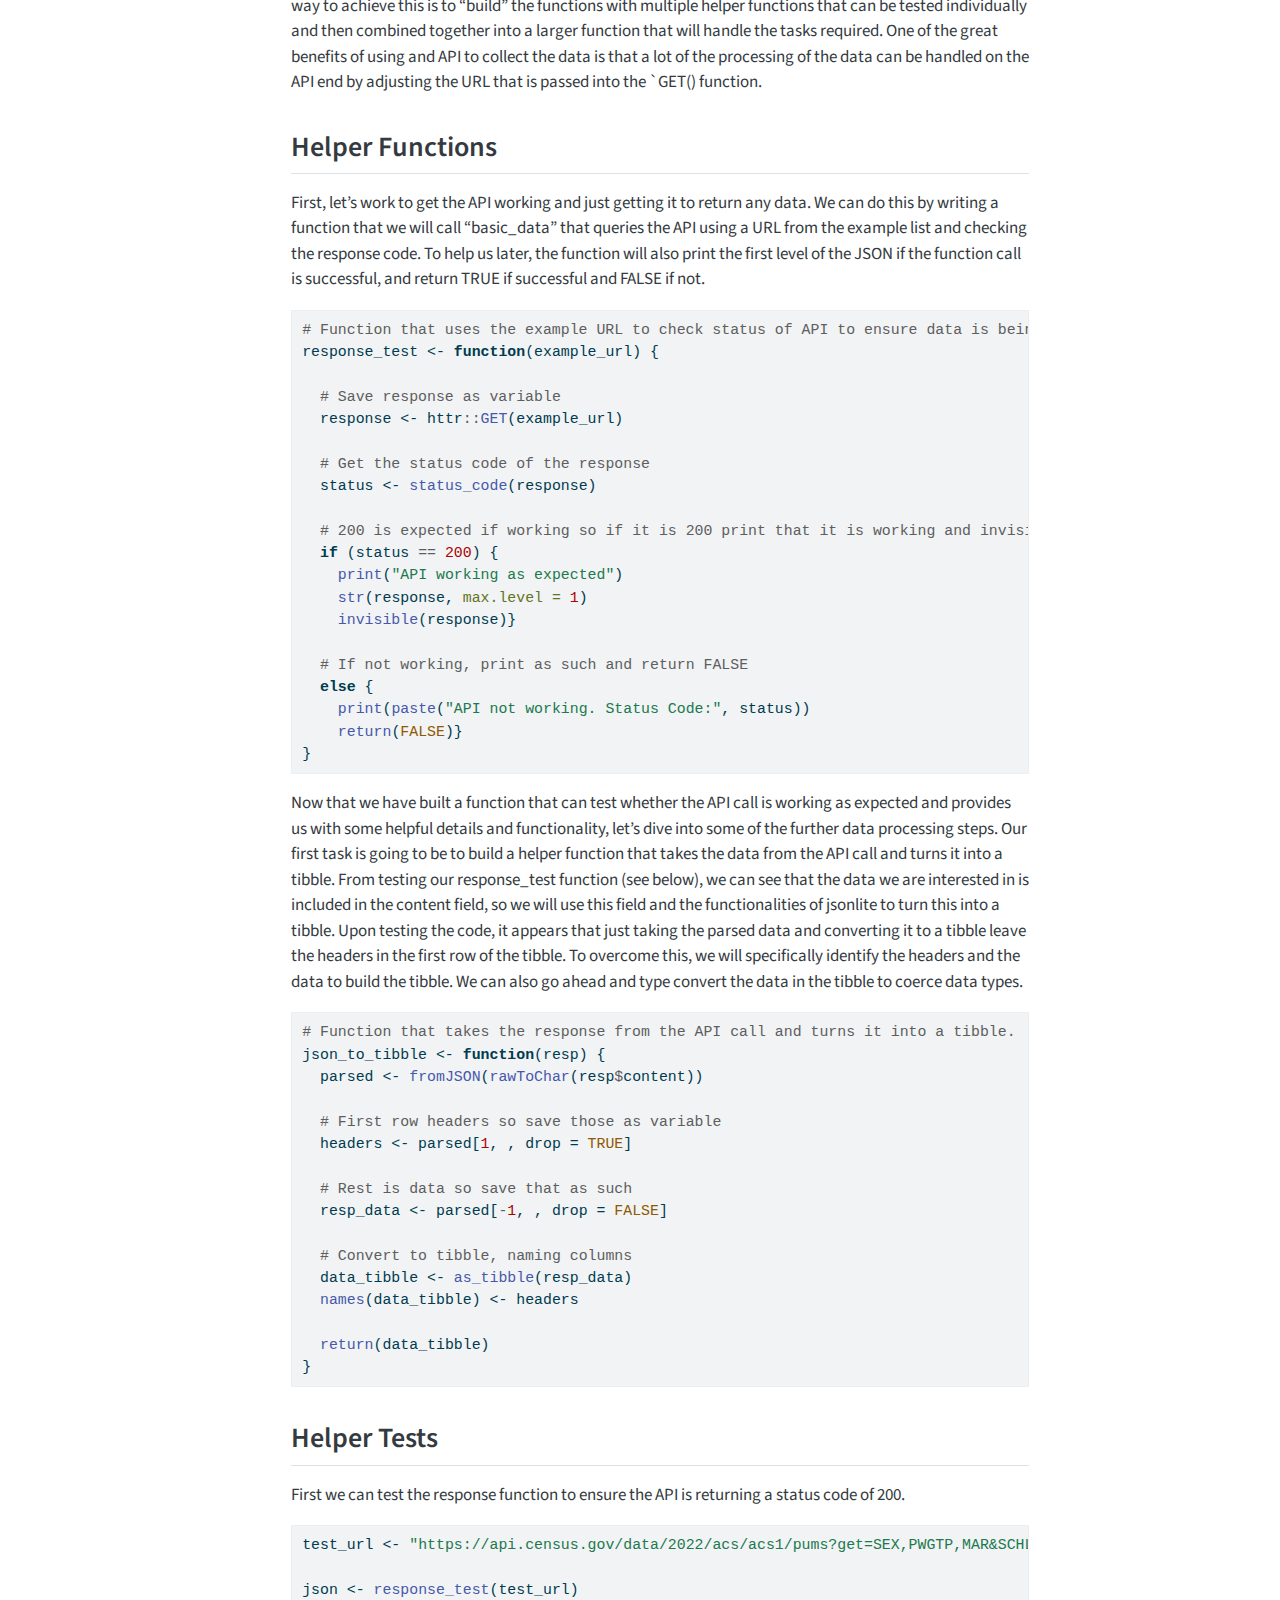
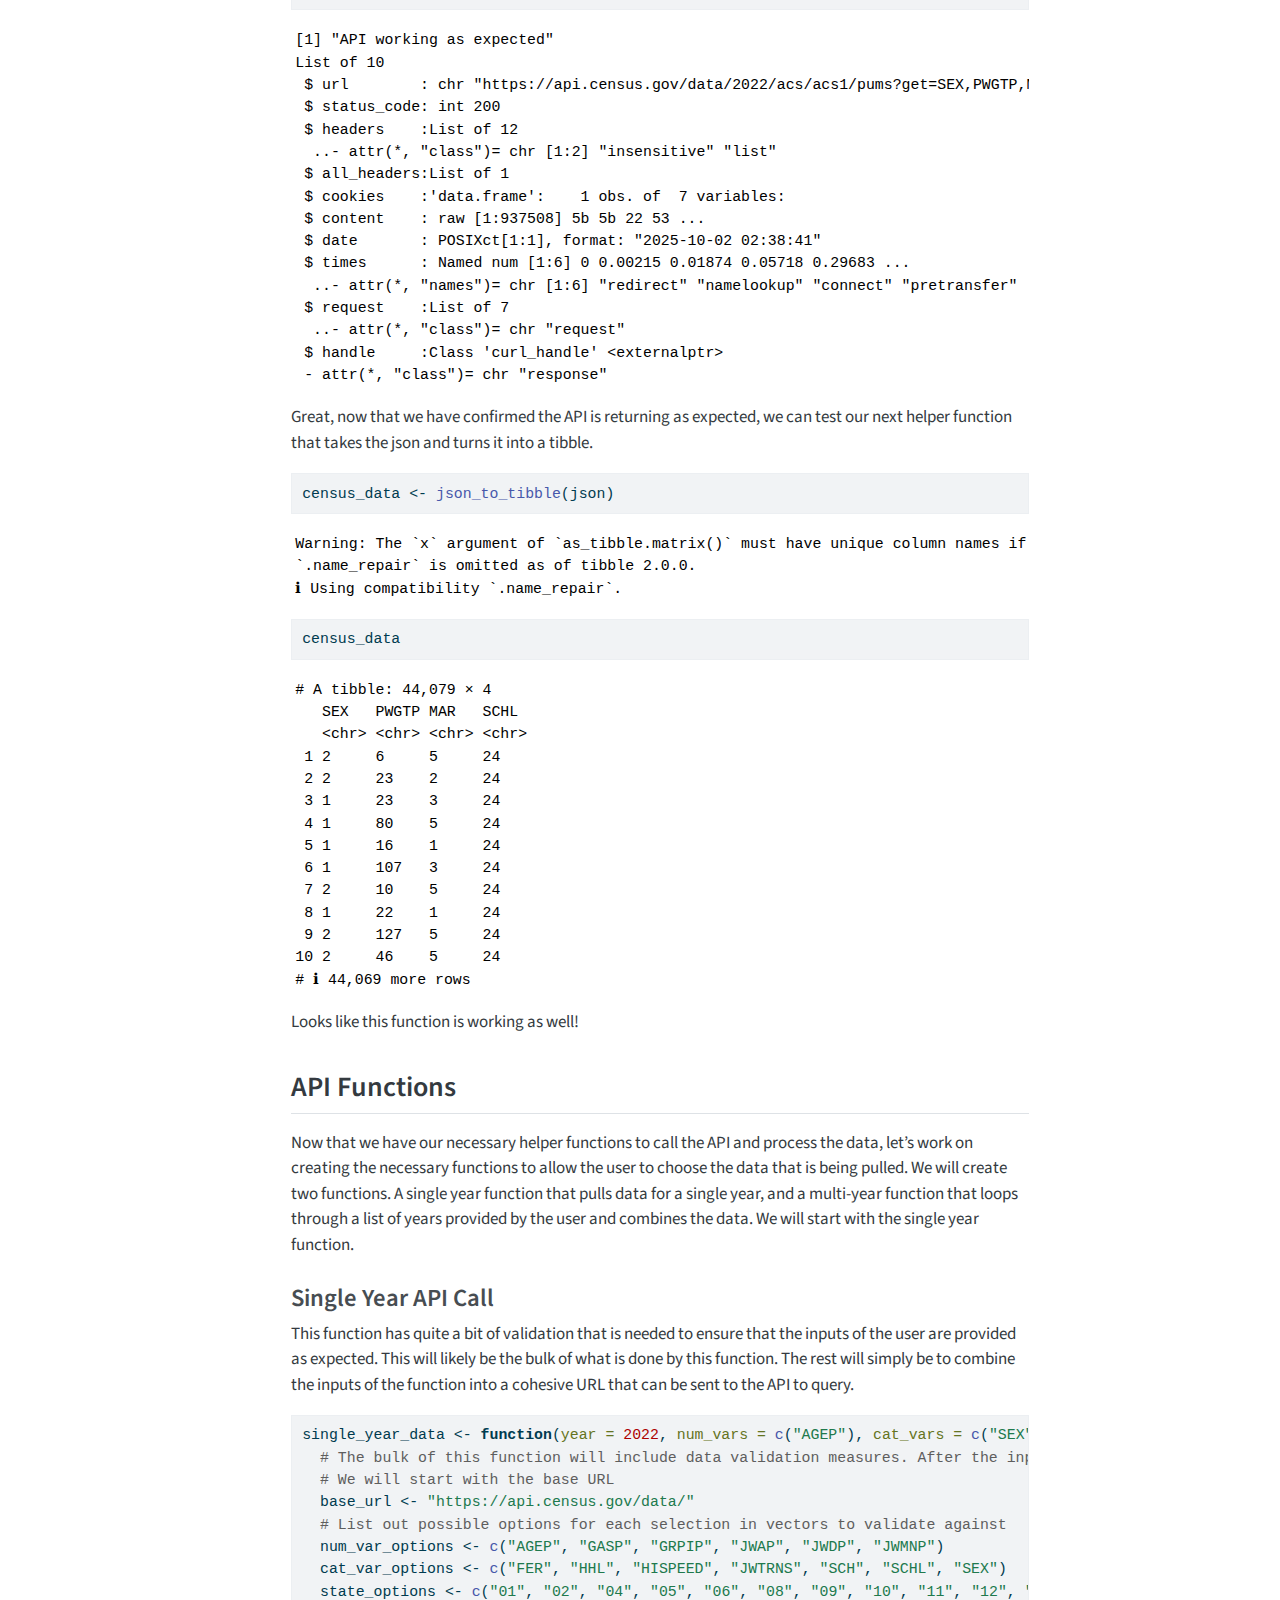
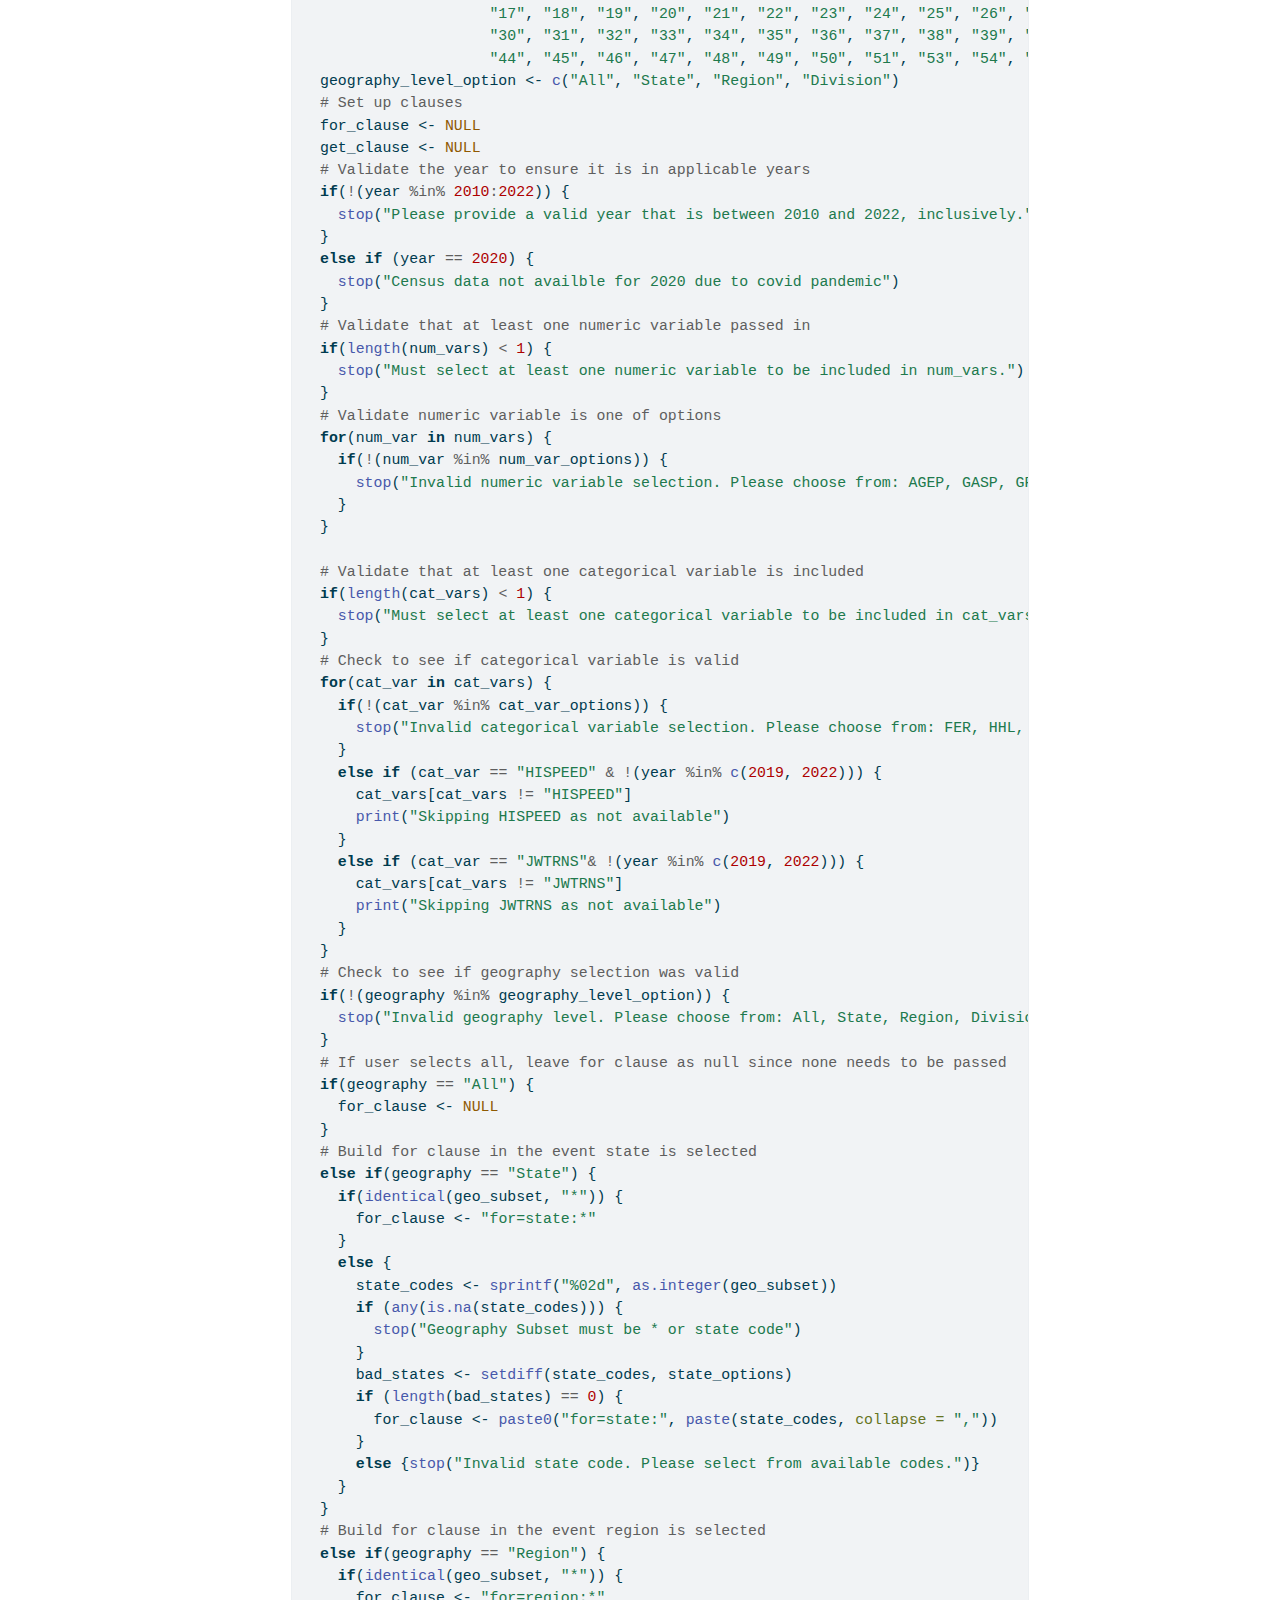
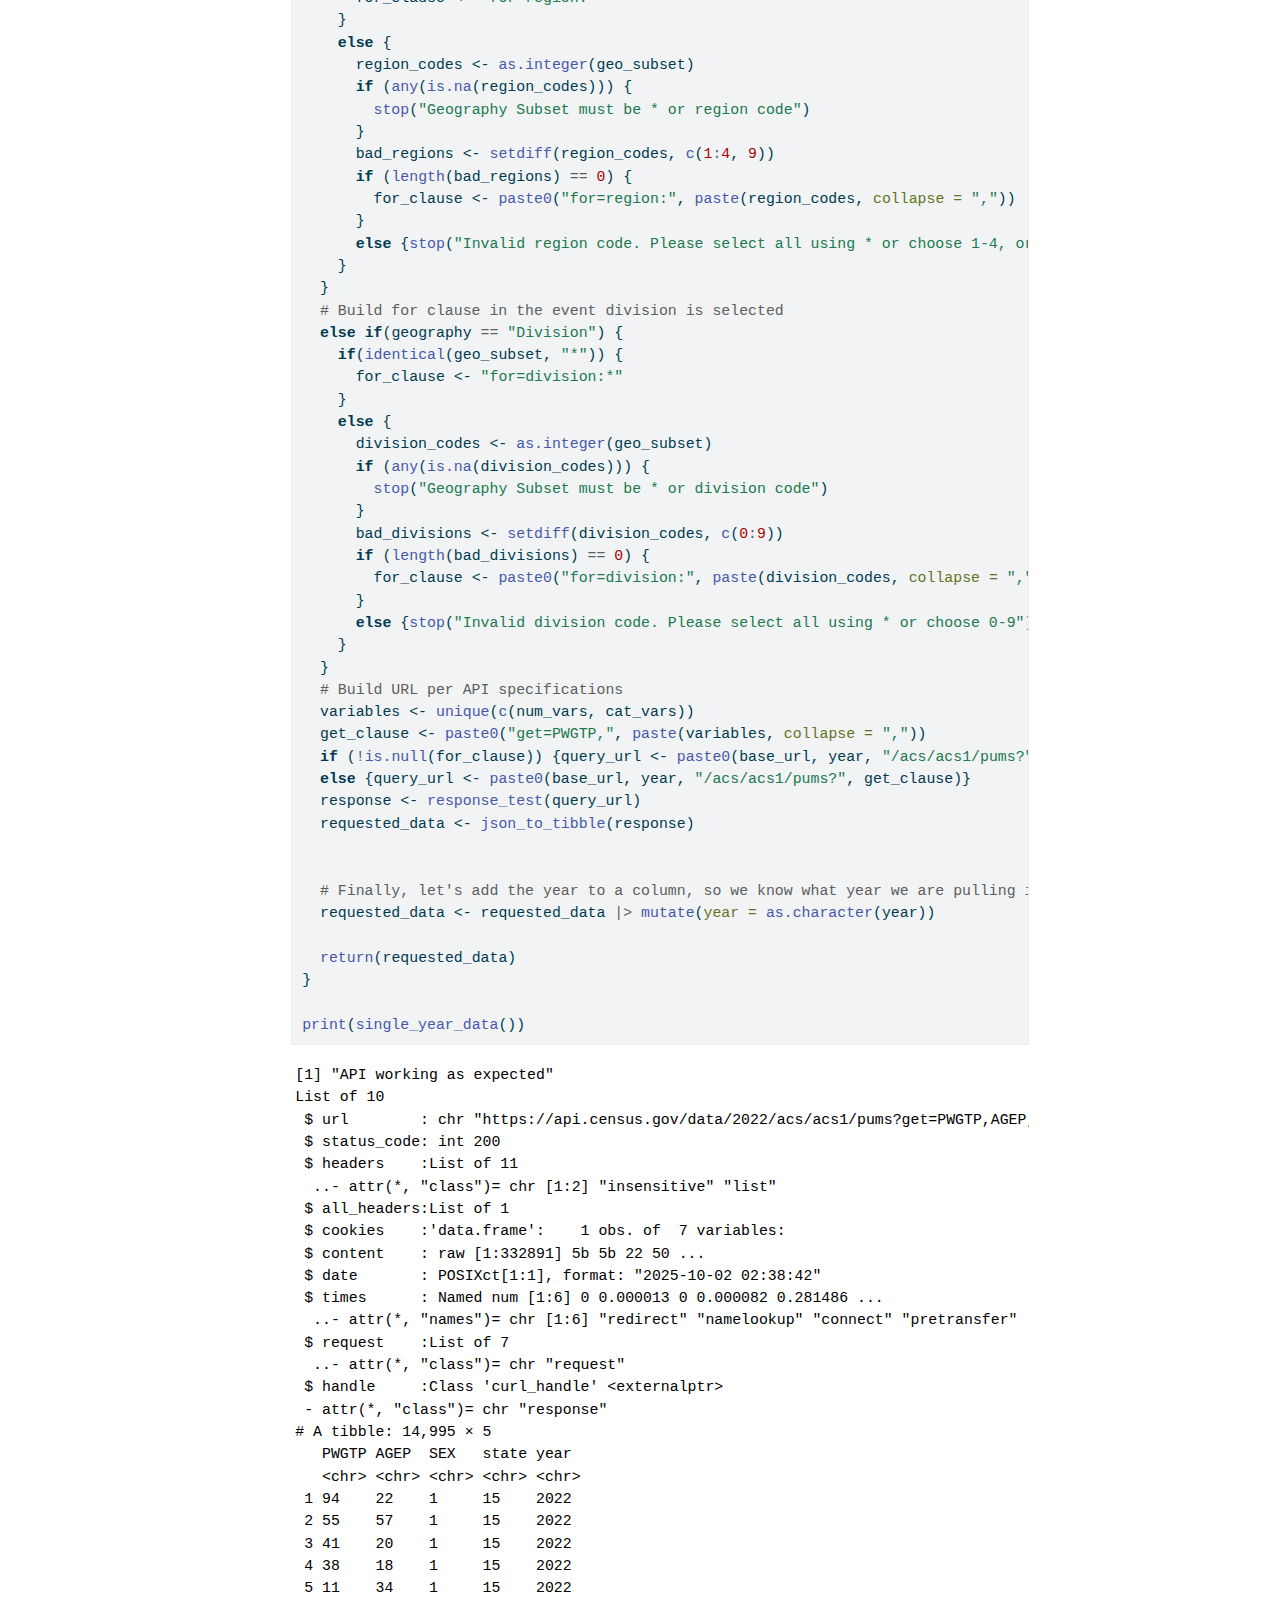
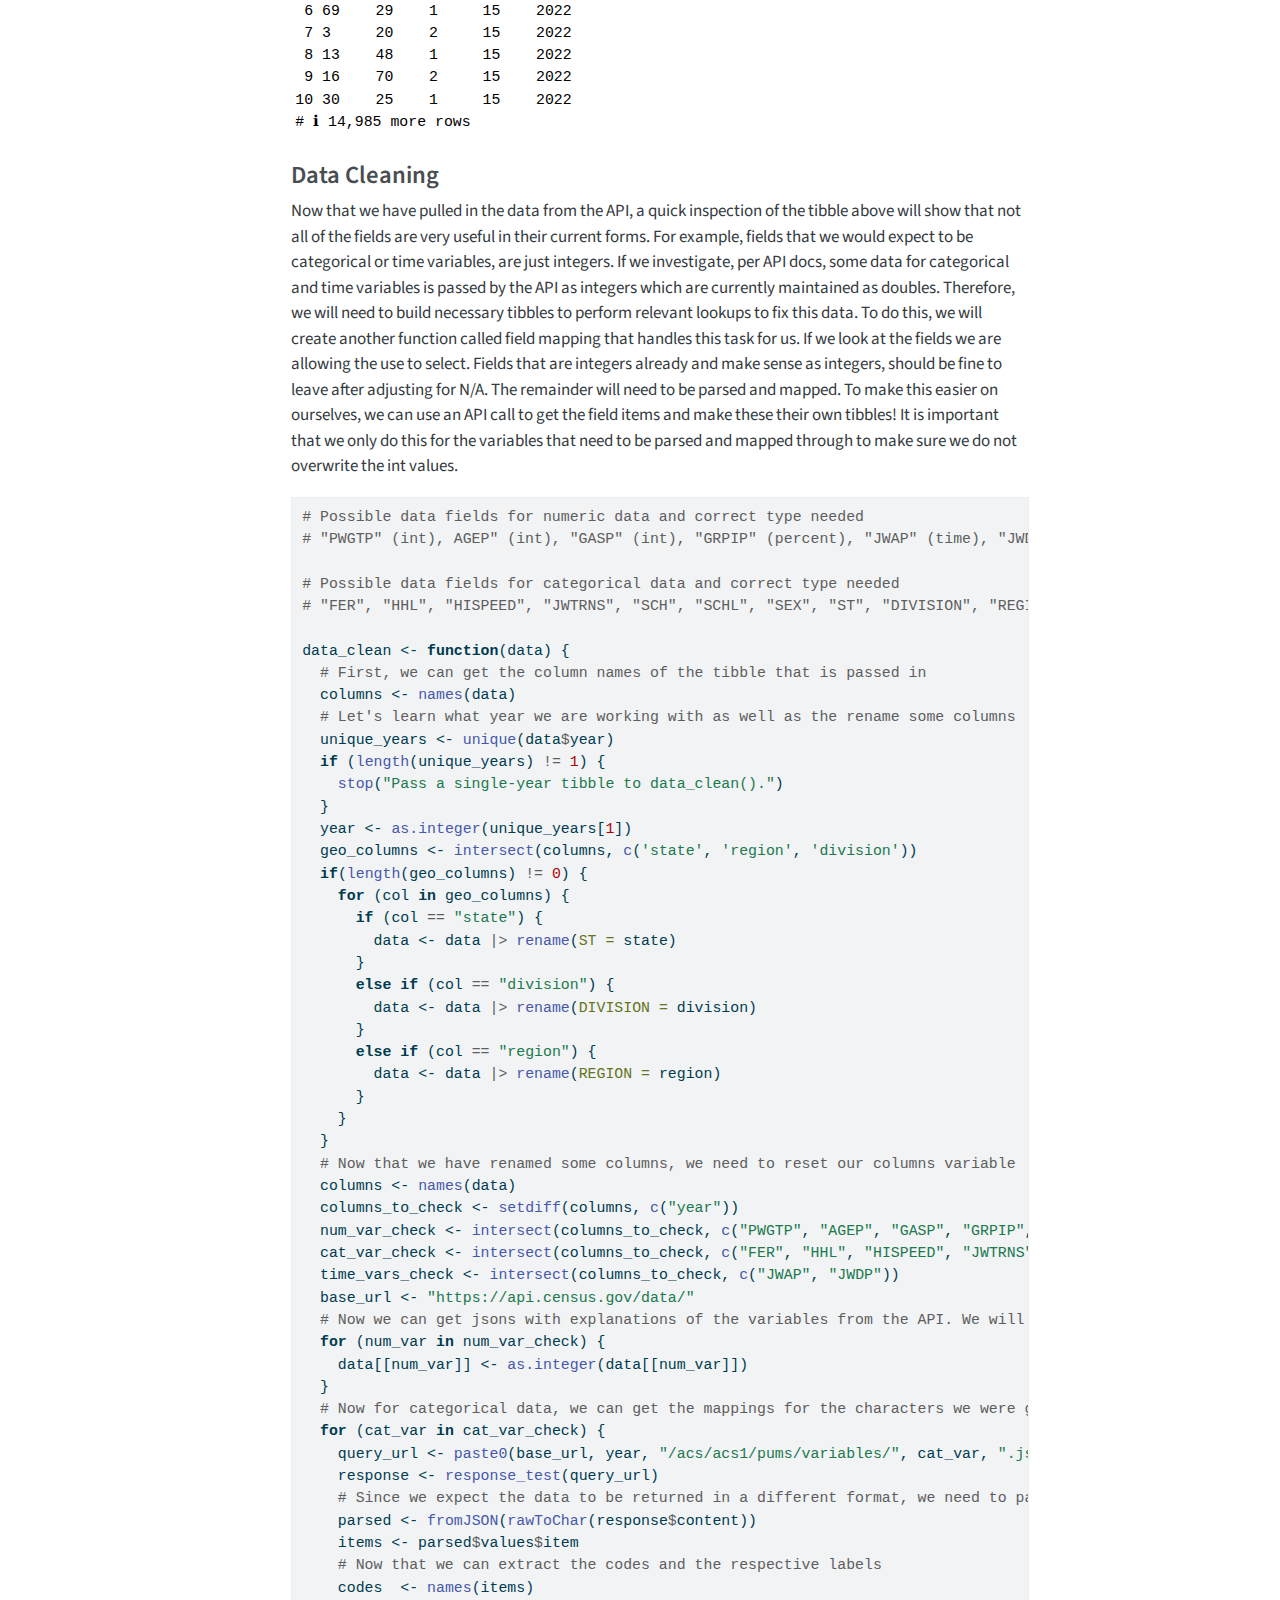
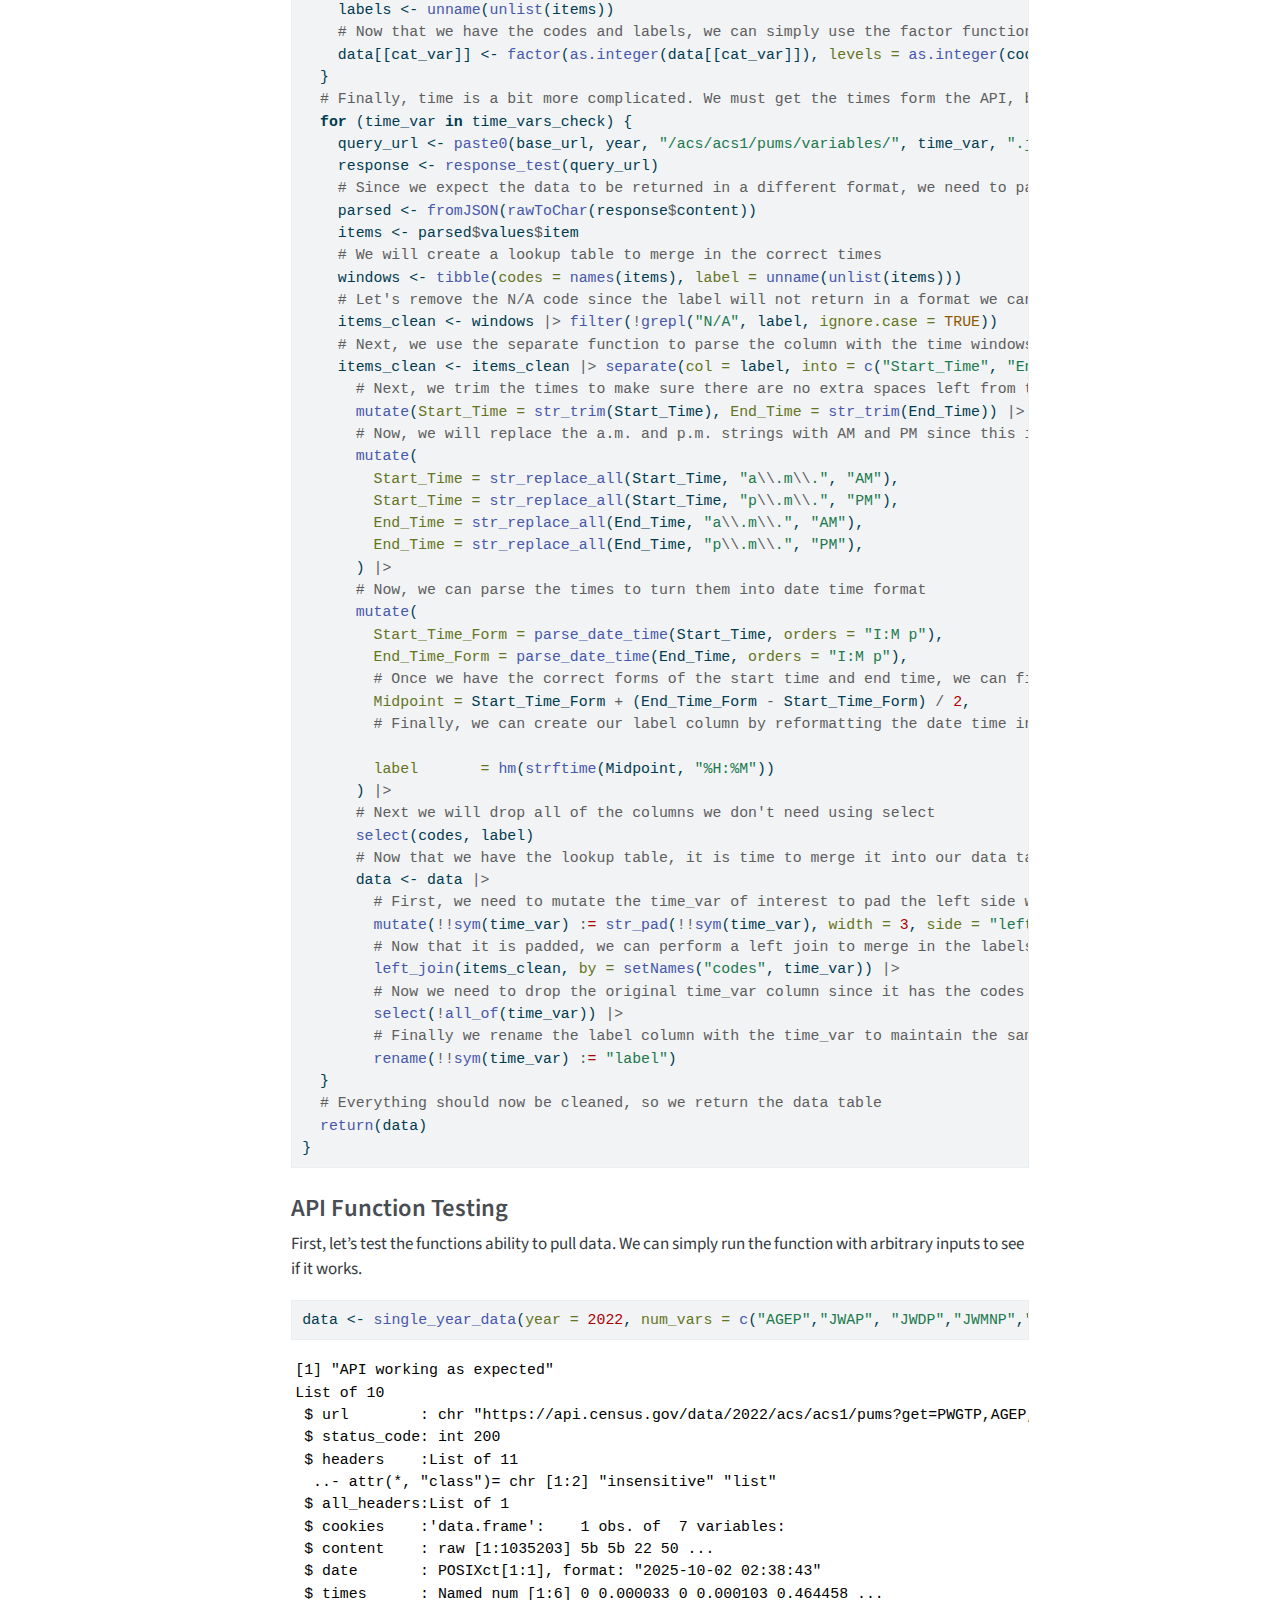
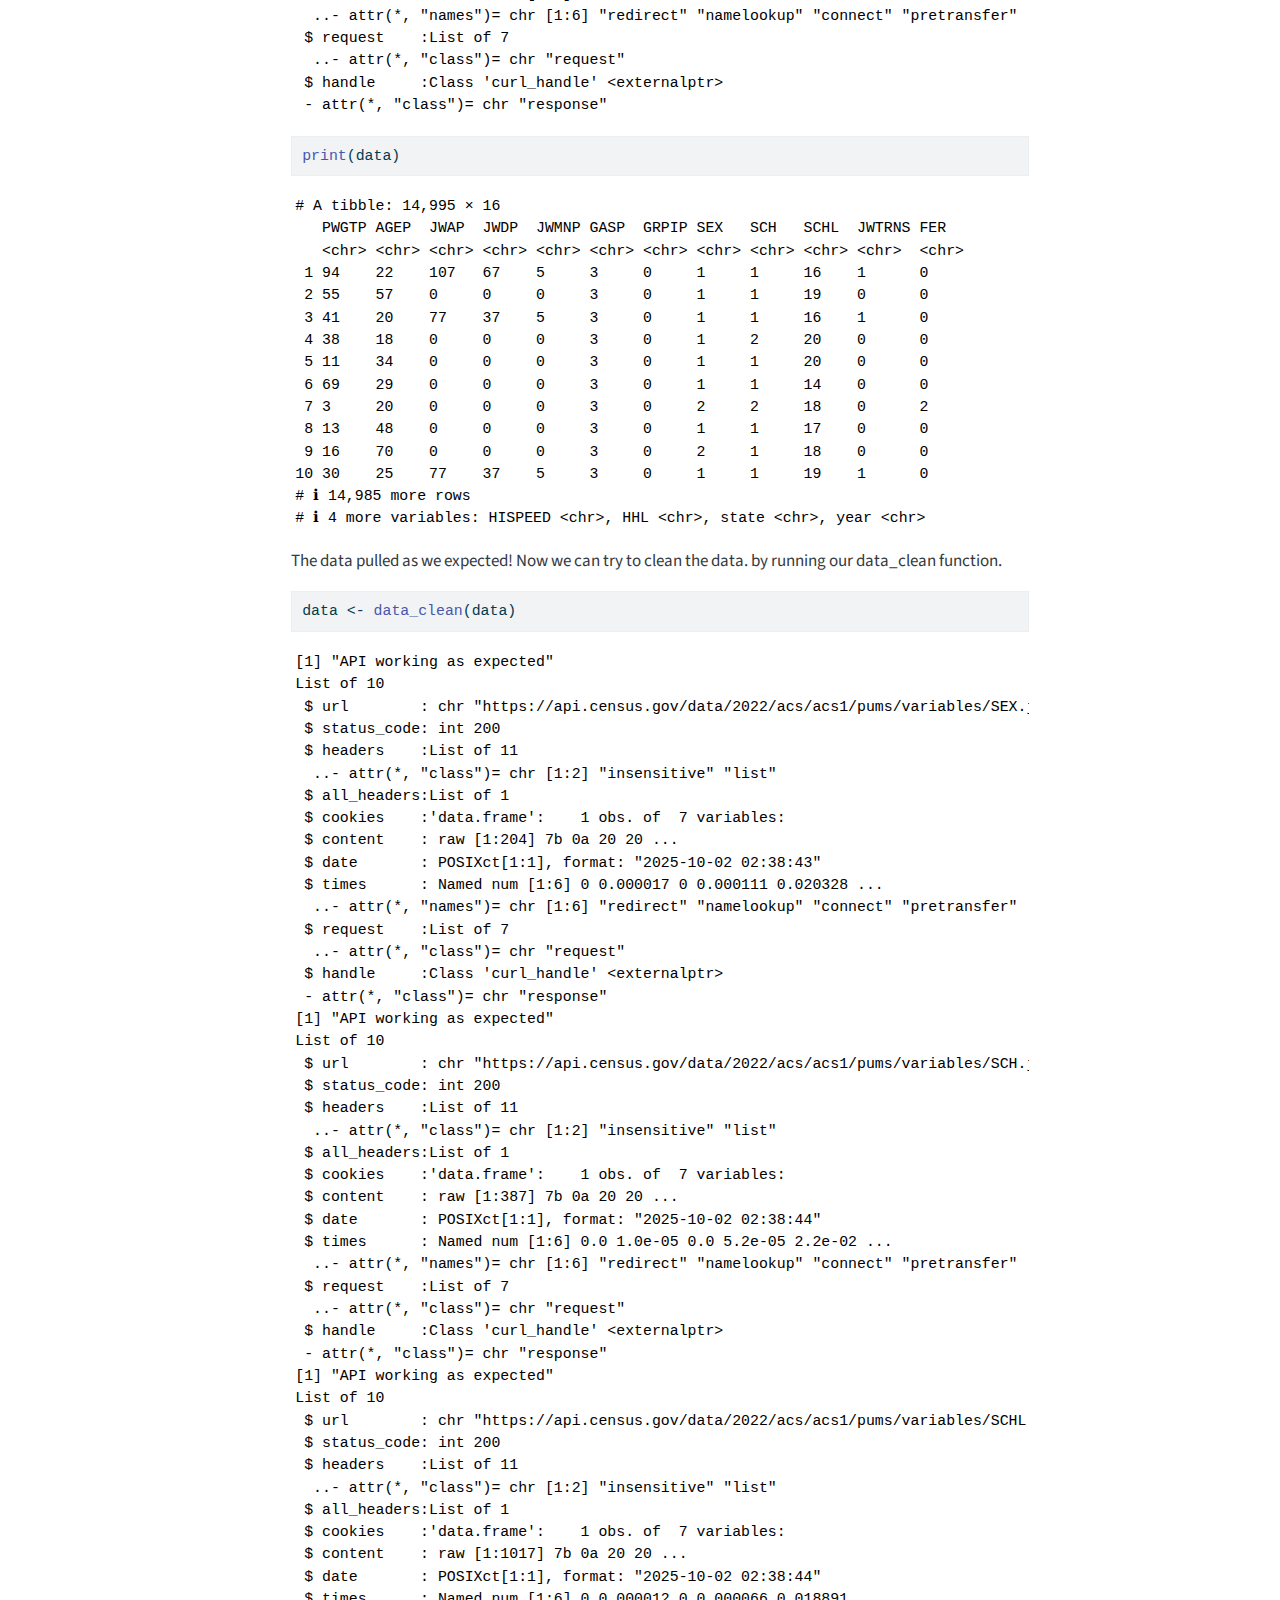
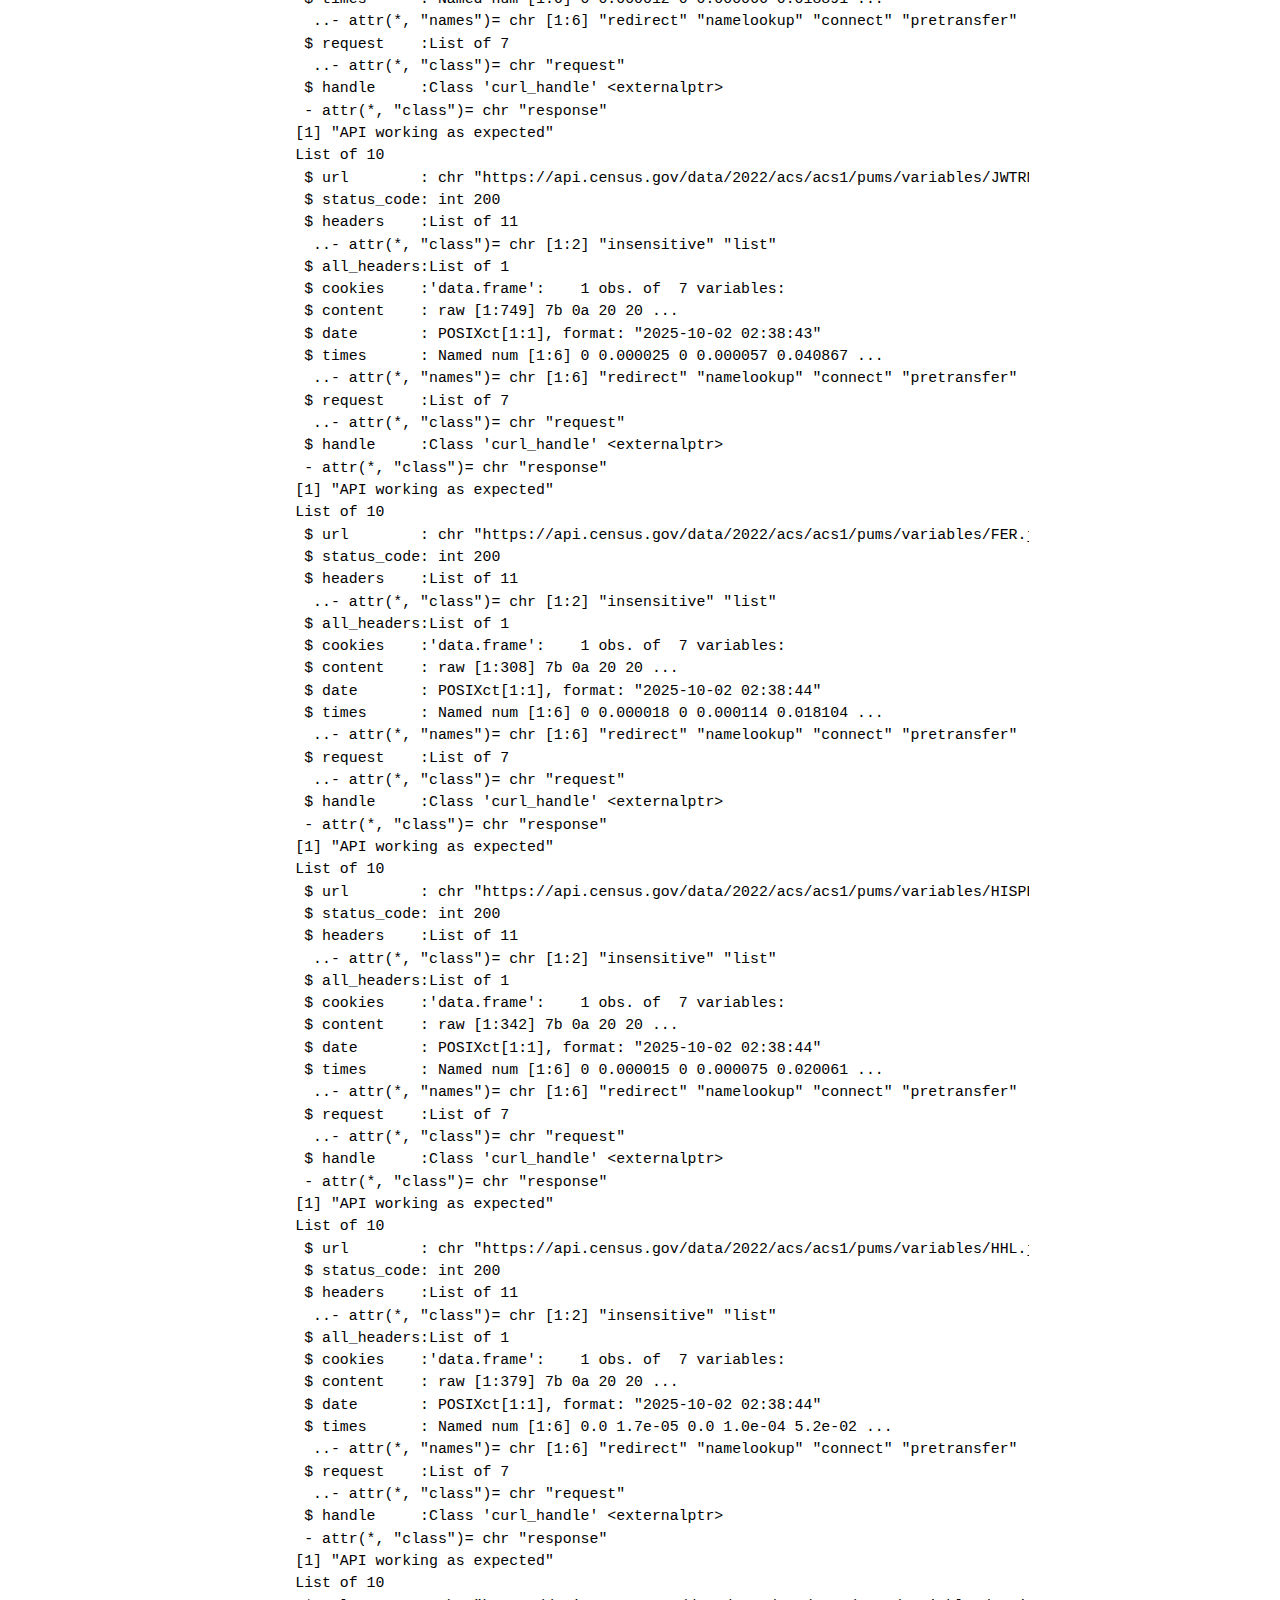
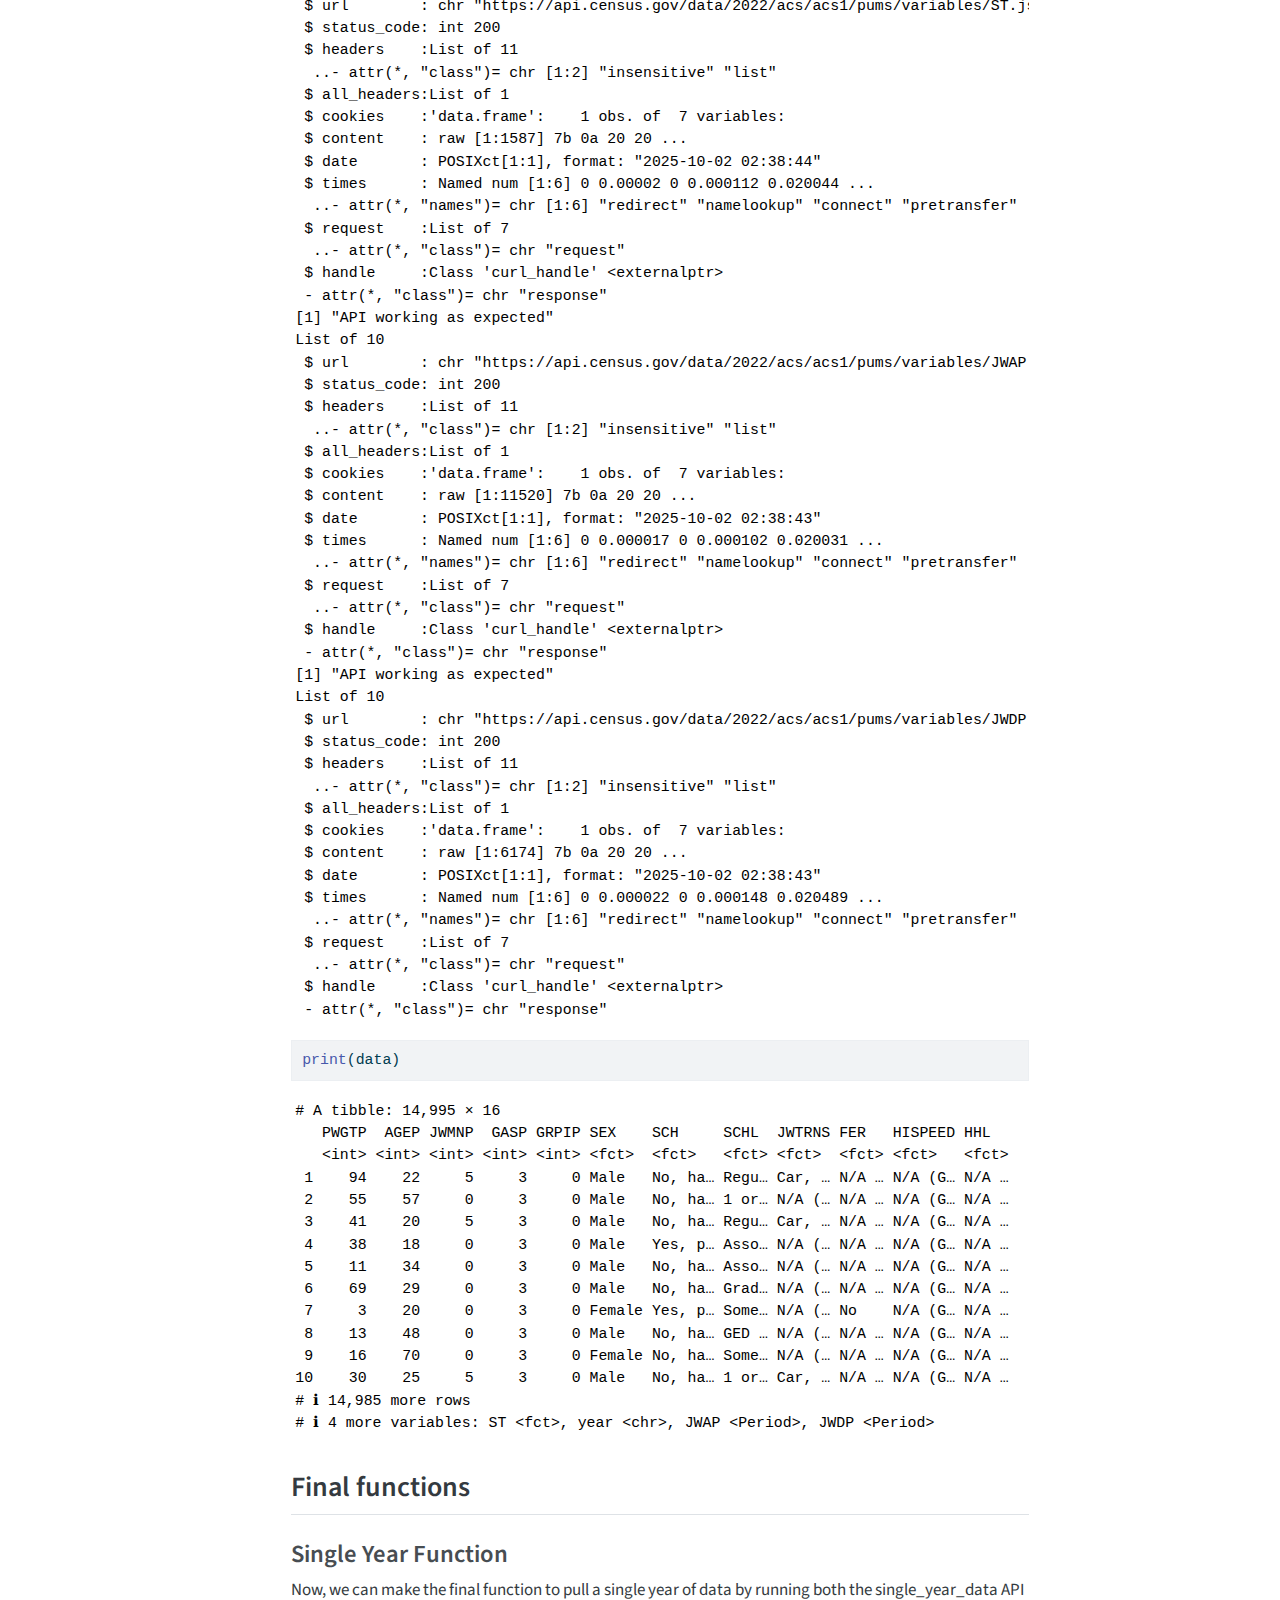
<file: docs/pages/data_processing.html>
<!DOCTYPE html>
<html xmlns="http://www.w3.org/1999/xhtml" lang="en" xml:lang="en"><head>

<meta charset="utf-8">
<meta name="generator" content="quarto-1.7.32">

<meta name="viewport" content="width=device-width, initial-scale=1.0, user-scalable=yes">

<meta name="dcterms.date" content="2025-10-01">

<title>Data Processing – Project 1 Site</title>
<style>
code{white-space: pre-wrap;}
span.smallcaps{font-variant: small-caps;}
div.columns{display: flex; gap: min(4vw, 1.5em);}
div.column{flex: auto; overflow-x: auto;}
div.hanging-indent{margin-left: 1.5em; text-indent: -1.5em;}
ul.task-list{list-style: none;}
ul.task-list li input[type="checkbox"] {
  width: 0.8em;
  margin: 0 0.8em 0.2em -1em; /* quarto-specific, see https://github.com/quarto-dev/quarto-cli/issues/4556 */ 
  vertical-align: middle;
}
/* CSS for syntax highlighting */
html { -webkit-text-size-adjust: 100%; }
pre > code.sourceCode { white-space: pre; position: relative; }
pre > code.sourceCode > span { display: inline-block; line-height: 1.25; }
pre > code.sourceCode > span:empty { height: 1.2em; }
.sourceCode { overflow: visible; }
code.sourceCode > span { color: inherit; text-decoration: inherit; }
div.sourceCode { margin: 1em 0; }
pre.sourceCode { margin: 0; }
@media screen {
div.sourceCode { overflow: auto; }
}
@media print {
pre > code.sourceCode { white-space: pre-wrap; }
pre > code.sourceCode > span { text-indent: -5em; padding-left: 5em; }
}
pre.numberSource code
  { counter-reset: source-line 0; }
pre.numberSource code > span
  { position: relative; left: -4em; counter-increment: source-line; }
pre.numberSource code > span > a:first-child::before
  { content: counter(source-line);
    position: relative; left: -1em; text-align: right; vertical-align: baseline;
    border: none; display: inline-block;
    -webkit-touch-callout: none; -webkit-user-select: none;
    -khtml-user-select: none; -moz-user-select: none;
    -ms-user-select: none; user-select: none;
    padding: 0 4px; width: 4em;
  }
pre.numberSource { margin-left: 3em;  padding-left: 4px; }
div.sourceCode
  {   }
@media screen {
pre > code.sourceCode > span > a:first-child::before { text-decoration: underline; }
}
</style>


<script src="../site_libs/quarto-nav/quarto-nav.js"></script>
<script src="../site_libs/quarto-nav/headroom.min.js"></script>
<script src="../site_libs/clipboard/clipboard.min.js"></script>
<script src="../site_libs/quarto-search/autocomplete.umd.js"></script>
<script src="../site_libs/quarto-search/fuse.min.js"></script>
<script src="../site_libs/quarto-search/quarto-search.js"></script>
<meta name="quarto:offset" content="../">
<link href="../pages/data_summarization.html" rel="next">
<link href="../index.html" rel="prev">
<script src="../site_libs/quarto-html/quarto.js" type="module"></script>
<script src="../site_libs/quarto-html/tabsets/tabsets.js" type="module"></script>
<script src="../site_libs/quarto-html/popper.min.js"></script>
<script src="../site_libs/quarto-html/tippy.umd.min.js"></script>
<script src="../site_libs/quarto-html/anchor.min.js"></script>
<link href="../site_libs/quarto-html/tippy.css" rel="stylesheet">
<link href="../site_libs/quarto-html/quarto-syntax-highlighting-37eea08aefeeee20ff55810ff984fec1.css" rel="stylesheet" id="quarto-text-highlighting-styles">
<script src="../site_libs/bootstrap/bootstrap.min.js"></script>
<link href="../site_libs/bootstrap/bootstrap-icons.css" rel="stylesheet">
<link href="../site_libs/bootstrap/bootstrap-9813b20eb36b3e0cf6c30709848dd89f.min.css" rel="stylesheet" append-hash="true" id="quarto-bootstrap" data-mode="light">
<script id="quarto-search-options" type="application/json">{
  "location": "navbar",
  "copy-button": false,
  "collapse-after": 3,
  "panel-placement": "end",
  "type": "overlay",
  "limit": 50,
  "keyboard-shortcut": [
    "f",
    "/",
    "s"
  ],
  "show-item-context": false,
  "language": {
    "search-no-results-text": "No results",
    "search-matching-documents-text": "matching documents",
    "search-copy-link-title": "Copy link to search",
    "search-hide-matches-text": "Hide additional matches",
    "search-more-match-text": "more match in this document",
    "search-more-matches-text": "more matches in this document",
    "search-clear-button-title": "Clear",
    "search-text-placeholder": "",
    "search-detached-cancel-button-title": "Cancel",
    "search-submit-button-title": "Submit",
    "search-label": "Search"
  }
}</script>


<link rel="stylesheet" href="../styles.css">
</head>

<body class="nav-sidebar docked nav-fixed quarto-light">

<div id="quarto-search-results"></div>
  <header id="quarto-header" class="headroom fixed-top">
    <nav class="navbar navbar-expand-lg " data-bs-theme="dark">
      <div class="navbar-container container-fluid">
      <div class="navbar-brand-container mx-auto">
    <a class="navbar-brand" href="../index.html">
    <span class="navbar-title">Project 1 Site</span>
    </a>
  </div>
            <div id="quarto-search" class="" title="Search"></div>
          <button class="navbar-toggler" type="button" data-bs-toggle="collapse" data-bs-target="#navbarCollapse" aria-controls="navbarCollapse" role="menu" aria-expanded="false" aria-label="Toggle navigation" onclick="if (window.quartoToggleHeadroom) { window.quartoToggleHeadroom(); }">
  <span class="navbar-toggler-icon"></span>
</button>
          <div class="collapse navbar-collapse" id="navbarCollapse">
            <ul class="navbar-nav navbar-nav-scroll me-auto">
  <li class="nav-item">
    <a class="nav-link active" href="../index.html" aria-current="page"> 
<span class="menu-text">Home</span></a>
  </li>  
</ul>
          </div> <!-- /navcollapse -->
            <div class="quarto-navbar-tools">
  <a href="" class="quarto-reader-toggle quarto-navigation-tool px-1" onclick="window.quartoToggleReader(); return false;" title="Toggle reader mode">
  <div class="quarto-reader-toggle-btn">
  <i class="bi"></i>
  </div>
</a>
</div>
      </div> <!-- /container-fluid -->
    </nav>
  <nav class="quarto-secondary-nav">
    <div class="container-fluid d-flex">
      <button type="button" class="quarto-btn-toggle btn" data-bs-toggle="collapse" role="button" data-bs-target=".quarto-sidebar-collapse-item" aria-controls="quarto-sidebar" aria-expanded="false" aria-label="Toggle sidebar navigation" onclick="if (window.quartoToggleHeadroom) { window.quartoToggleHeadroom(); }">
        <i class="bi bi-layout-text-sidebar-reverse"></i>
      </button>
        <nav class="quarto-page-breadcrumbs" aria-label="breadcrumb"><ol class="breadcrumb"><li class="breadcrumb-item"><a href="../pages/data_processing.html">Data Processing</a></li></ol></nav>
        <a class="flex-grow-1" role="navigation" data-bs-toggle="collapse" data-bs-target=".quarto-sidebar-collapse-item" aria-controls="quarto-sidebar" aria-expanded="false" aria-label="Toggle sidebar navigation" onclick="if (window.quartoToggleHeadroom) { window.quartoToggleHeadroom(); }">      
        </a>
      <button type="button" class="btn quarto-search-button" aria-label="Search" onclick="window.quartoOpenSearch();">
        <i class="bi bi-search"></i>
      </button>
    </div>
  </nav>
</header>
<!-- content -->
<div id="quarto-content" class="quarto-container page-columns page-rows-contents page-layout-article page-navbar">
<!-- sidebar -->
  <nav id="quarto-sidebar" class="sidebar collapse collapse-horizontal quarto-sidebar-collapse-item sidebar-navigation docked overflow-auto">
        <div class="mt-2 flex-shrink-0 align-items-center">
        <div class="sidebar-search">
        <div id="quarto-search" class="" title="Search"></div>
        </div>
        </div>
    <div class="sidebar-menu-container"> 
    <ul class="list-unstyled mt-1">
        <li class="sidebar-item">
  <div class="sidebar-item-container"> 
  <a href="../index.html" class="sidebar-item-text sidebar-link">
 <span class="menu-text">Project 1</span></a>
  </div>
</li>
        <li class="sidebar-item">
  <div class="sidebar-item-container"> 
  <a href="../pages/data_processing.html" class="sidebar-item-text sidebar-link active">
 <span class="menu-text">Data Processing</span></a>
  </div>
</li>
        <li class="sidebar-item">
  <div class="sidebar-item-container"> 
  <a href="../pages/data_summarization.html" class="sidebar-item-text sidebar-link">
 <span class="menu-text">Data Summarization</span></a>
  </div>
</li>
        <li class="sidebar-item">
  <div class="sidebar-item-container"> 
  <a href="../pages/data_exploration.html" class="sidebar-item-text sidebar-link">
 <span class="menu-text">Data Exploration</span></a>
  </div>
</li>
    </ul>
    </div>
</nav>
<div id="quarto-sidebar-glass" class="quarto-sidebar-collapse-item" data-bs-toggle="collapse" data-bs-target=".quarto-sidebar-collapse-item"></div>
<!-- margin-sidebar -->
    <div id="quarto-margin-sidebar" class="sidebar margin-sidebar">
        <nav id="TOC" role="doc-toc" class="toc-active">
    <h2 id="toc-title">On this page</h2>
   
  <ul>
  <li><a href="#packages" id="toc-packages" class="nav-link active" data-scroll-target="#packages">Packages</a></li>
  <li><a href="#functions" id="toc-functions" class="nav-link" data-scroll-target="#functions">Functions</a>
  <ul class="collapse">
  <li><a href="#helper-functions" id="toc-helper-functions" class="nav-link" data-scroll-target="#helper-functions">Helper Functions</a></li>
  <li><a href="#helper-tests" id="toc-helper-tests" class="nav-link" data-scroll-target="#helper-tests">Helper Tests</a></li>
  <li><a href="#api-functions" id="toc-api-functions" class="nav-link" data-scroll-target="#api-functions">API Functions</a>
  <ul class="collapse">
  <li><a href="#single-year-api-call" id="toc-single-year-api-call" class="nav-link" data-scroll-target="#single-year-api-call">Single Year API Call</a></li>
  <li><a href="#data-cleaning" id="toc-data-cleaning" class="nav-link" data-scroll-target="#data-cleaning">Data Cleaning</a></li>
  <li><a href="#api-function-testing" id="toc-api-function-testing" class="nav-link" data-scroll-target="#api-function-testing">API Function Testing</a></li>
  </ul></li>
  <li><a href="#final-functions" id="toc-final-functions" class="nav-link" data-scroll-target="#final-functions">Final functions</a>
  <ul class="collapse">
  <li><a href="#single-year-function" id="toc-single-year-function" class="nav-link" data-scroll-target="#single-year-function">Single Year Function</a></li>
  <li><a href="#multi-year-function" id="toc-multi-year-function" class="nav-link" data-scroll-target="#multi-year-function">Multi Year Function</a></li>
  </ul></li>
  <li><a href="#data-to-use-for-summarization-testing" id="toc-data-to-use-for-summarization-testing" class="nav-link" data-scroll-target="#data-to-use-for-summarization-testing">Data to Use for Summarization Testing</a></li>
  <li><a href="#data-to-use-for-exploration" id="toc-data-to-use-for-exploration" class="nav-link" data-scroll-target="#data-to-use-for-exploration">Data to Use for Exploration</a></li>
  </ul></li>
  </ul>
</nav>
    </div>
<!-- main -->
<main class="content" id="quarto-document-content">

<header id="title-block-header" class="quarto-title-block default">
<div class="quarto-title">
<h1 class="title">Data Processing</h1>
</div>



<div class="quarto-title-meta">

    
    <div>
    <div class="quarto-title-meta-heading">Published</div>
    <div class="quarto-title-meta-contents">
      <p class="date">2025-10-01</p>
    </div>
  </div>
  
    
  </div>
  


</header>


<section id="packages" class="level1">
<h1>Packages</h1>
<p>Before we get to writing any functions that we use, let’s make sure that we load in the necessary packages we need. We can also include some handy code that searches for the package and installs it in the event that it is not already installed on the device that is running the code.</p>
<div class="cell">
<div class="sourceCode cell-code" id="cb1"><pre class="sourceCode r code-with-copy"><code class="sourceCode r"><span id="cb1-1"><a href="#cb1-1" aria-hidden="true" tabindex="-1"></a><span class="co"># We will need the tidyverse and tidycensus packages for this part of the project</span></span>
<span id="cb1-2"><a href="#cb1-2" aria-hidden="true" tabindex="-1"></a></span>
<span id="cb1-3"><a href="#cb1-3" aria-hidden="true" tabindex="-1"></a><span class="co"># Require will load the package if available and return FALSE if not available by adding the ! we will return TRUE if the package is not available, running the code in the if statement</span></span>
<span id="cb1-4"><a href="#cb1-4" aria-hidden="true" tabindex="-1"></a><span class="cf">if</span>(<span class="sc">!</span><span class="fu">require</span>(tidyverse)){</span>
<span id="cb1-5"><a href="#cb1-5" aria-hidden="true" tabindex="-1"></a>    <span class="co"># If package is not available, install it then load it again</span></span>
<span id="cb1-6"><a href="#cb1-6" aria-hidden="true" tabindex="-1"></a>    <span class="fu">install.packages</span>(<span class="st">"tidyverse"</span>)</span>
<span id="cb1-7"><a href="#cb1-7" aria-hidden="true" tabindex="-1"></a>    <span class="fu">library</span>(tidyverse)</span>
<span id="cb1-8"><a href="#cb1-8" aria-hidden="true" tabindex="-1"></a>}</span></code><button title="Copy to Clipboard" class="code-copy-button"><i class="bi"></i></button></pre></div>
<div class="cell-output cell-output-stderr">
<pre><code>Loading required package: tidyverse</code></pre>
</div>
<div class="cell-output cell-output-stderr">
<pre><code>── Attaching core tidyverse packages ──────────────────────── tidyverse 2.0.0 ──
✔ dplyr     1.1.4     ✔ readr     2.1.5
✔ forcats   1.0.0     ✔ stringr   1.5.1
✔ ggplot2   3.5.2     ✔ tibble    3.2.1
✔ lubridate 1.9.4     ✔ tidyr     1.3.1
✔ purrr     1.0.4     
── Conflicts ────────────────────────────────────────── tidyverse_conflicts() ──
✖ dplyr::filter() masks stats::filter()
✖ dplyr::lag()    masks stats::lag()
ℹ Use the conflicted package (&lt;http://conflicted.r-lib.org/&gt;) to force all conflicts to become errors</code></pre>
</div>
<div class="sourceCode cell-code" id="cb4"><pre class="sourceCode r code-with-copy"><code class="sourceCode r"><span id="cb4-1"><a href="#cb4-1" aria-hidden="true" tabindex="-1"></a><span class="co"># Does same as above for other packages</span></span>
<span id="cb4-2"><a href="#cb4-2" aria-hidden="true" tabindex="-1"></a><span class="cf">if</span>(<span class="sc">!</span><span class="fu">require</span>(httr)){</span>
<span id="cb4-3"><a href="#cb4-3" aria-hidden="true" tabindex="-1"></a>    <span class="fu">install.packages</span>(<span class="st">"httr"</span>)</span>
<span id="cb4-4"><a href="#cb4-4" aria-hidden="true" tabindex="-1"></a>    <span class="fu">library</span>(httr)</span>
<span id="cb4-5"><a href="#cb4-5" aria-hidden="true" tabindex="-1"></a>}</span></code><button title="Copy to Clipboard" class="code-copy-button"><i class="bi"></i></button></pre></div>
<div class="cell-output cell-output-stderr">
<pre><code>Loading required package: httr</code></pre>
</div>
<div class="sourceCode cell-code" id="cb6"><pre class="sourceCode r code-with-copy"><code class="sourceCode r"><span id="cb6-1"><a href="#cb6-1" aria-hidden="true" tabindex="-1"></a><span class="cf">if</span>(<span class="sc">!</span><span class="fu">require</span>(jsonlite)){</span>
<span id="cb6-2"><a href="#cb6-2" aria-hidden="true" tabindex="-1"></a>    <span class="fu">install.packages</span>(<span class="st">"jsonlite"</span>)</span>
<span id="cb6-3"><a href="#cb6-3" aria-hidden="true" tabindex="-1"></a>    <span class="fu">library</span>(jsonlite)</span>
<span id="cb6-4"><a href="#cb6-4" aria-hidden="true" tabindex="-1"></a>}</span></code><button title="Copy to Clipboard" class="code-copy-button"><i class="bi"></i></button></pre></div>
<div class="cell-output cell-output-stderr">
<pre><code>Loading required package: jsonlite

Attaching package: 'jsonlite'

The following object is masked from 'package:purrr':

    flatten</code></pre>
</div>
<div class="sourceCode cell-code" id="cb8"><pre class="sourceCode r code-with-copy"><code class="sourceCode r"><span id="cb8-1"><a href="#cb8-1" aria-hidden="true" tabindex="-1"></a><span class="cf">if</span>(<span class="sc">!</span><span class="fu">require</span>(lubridate)){</span>
<span id="cb8-2"><a href="#cb8-2" aria-hidden="true" tabindex="-1"></a>    <span class="fu">install.packages</span>(<span class="st">"lubridate"</span>)</span>
<span id="cb8-3"><a href="#cb8-3" aria-hidden="true" tabindex="-1"></a>    <span class="fu">library</span>(lubridate)</span>
<span id="cb8-4"><a href="#cb8-4" aria-hidden="true" tabindex="-1"></a>}</span></code><button title="Copy to Clipboard" class="code-copy-button"><i class="bi"></i></button></pre></div>
</div>
</section>
<section id="functions" class="level1">
<h1>Functions</h1>
<p>This project tasks us with writing functions to tackle API querying and processing of the data. The easiest way to achieve this is to “build” the functions with multiple helper functions that can be tested individually and then combined together into a larger function that will handle the tasks required. One of the great benefits of using and API to collect the data is that a lot of the processing of the data can be handled on the API end by adjusting the URL that is passed into the `GET() function.</p>
<section id="helper-functions" class="level2">
<h2 class="anchored" data-anchor-id="helper-functions">Helper Functions</h2>
<p>First, let’s work to get the API working and just getting it to return any data. We can do this by writing a function that we will call “basic_data” that queries the API using a URL from the example list and checking the response code. To help us later, the function will also print the first level of the JSON if the function call is successful, and return TRUE if successful and FALSE if not.</p>
<div class="cell">
<div class="sourceCode cell-code" id="cb9"><pre class="sourceCode r code-with-copy"><code class="sourceCode r"><span id="cb9-1"><a href="#cb9-1" aria-hidden="true" tabindex="-1"></a><span class="co"># Function that uses the example URL to check status of API to ensure data is being retrieved</span></span>
<span id="cb9-2"><a href="#cb9-2" aria-hidden="true" tabindex="-1"></a>response_test <span class="ot">&lt;-</span> <span class="cf">function</span>(example_url) {</span>
<span id="cb9-3"><a href="#cb9-3" aria-hidden="true" tabindex="-1"></a>  </span>
<span id="cb9-4"><a href="#cb9-4" aria-hidden="true" tabindex="-1"></a>  <span class="co"># Save response as variable</span></span>
<span id="cb9-5"><a href="#cb9-5" aria-hidden="true" tabindex="-1"></a>  response <span class="ot">&lt;-</span> httr<span class="sc">::</span><span class="fu">GET</span>(example_url)</span>
<span id="cb9-6"><a href="#cb9-6" aria-hidden="true" tabindex="-1"></a>  </span>
<span id="cb9-7"><a href="#cb9-7" aria-hidden="true" tabindex="-1"></a>  <span class="co"># Get the status code of the response</span></span>
<span id="cb9-8"><a href="#cb9-8" aria-hidden="true" tabindex="-1"></a>  status <span class="ot">&lt;-</span> <span class="fu">status_code</span>(response)</span>
<span id="cb9-9"><a href="#cb9-9" aria-hidden="true" tabindex="-1"></a>  </span>
<span id="cb9-10"><a href="#cb9-10" aria-hidden="true" tabindex="-1"></a>  <span class="co"># 200 is expected if working so if it is 200 print that it is working and invisibly return the response</span></span>
<span id="cb9-11"><a href="#cb9-11" aria-hidden="true" tabindex="-1"></a>  <span class="cf">if</span> (status <span class="sc">==</span> <span class="dv">200</span>) {</span>
<span id="cb9-12"><a href="#cb9-12" aria-hidden="true" tabindex="-1"></a>    <span class="fu">print</span>(<span class="st">"API working as expected"</span>)</span>
<span id="cb9-13"><a href="#cb9-13" aria-hidden="true" tabindex="-1"></a>    <span class="fu">str</span>(response, <span class="at">max.level =</span> <span class="dv">1</span>)</span>
<span id="cb9-14"><a href="#cb9-14" aria-hidden="true" tabindex="-1"></a>    <span class="fu">invisible</span>(response)}</span>
<span id="cb9-15"><a href="#cb9-15" aria-hidden="true" tabindex="-1"></a>  </span>
<span id="cb9-16"><a href="#cb9-16" aria-hidden="true" tabindex="-1"></a>  <span class="co"># If not working, print as such and return FALSE</span></span>
<span id="cb9-17"><a href="#cb9-17" aria-hidden="true" tabindex="-1"></a>  <span class="cf">else</span> {</span>
<span id="cb9-18"><a href="#cb9-18" aria-hidden="true" tabindex="-1"></a>    <span class="fu">print</span>(<span class="fu">paste</span>(<span class="st">"API not working. Status Code:"</span>, status))</span>
<span id="cb9-19"><a href="#cb9-19" aria-hidden="true" tabindex="-1"></a>    <span class="fu">return</span>(<span class="cn">FALSE</span>)}</span>
<span id="cb9-20"><a href="#cb9-20" aria-hidden="true" tabindex="-1"></a>}</span></code><button title="Copy to Clipboard" class="code-copy-button"><i class="bi"></i></button></pre></div>
</div>
<p>Now that we have built a function that can test whether the API call is working as expected and provides us with some helpful details and functionality, let’s dive into some of the further data processing steps. Our first task is going to be to build a helper function that takes the data from the API call and turns it into a tibble. From testing our response_test function (see below), we can see that the data we are interested in is included in the content field, so we will use this field and the functionalities of jsonlite to turn this into a tibble. Upon testing the code, it appears that just taking the parsed data and converting it to a tibble leave the headers in the first row of the tibble. To overcome this, we will specifically identify the headers and the data to build the tibble. We can also go ahead and type convert the data in the tibble to coerce data types.</p>
<div class="cell">
<div class="sourceCode cell-code" id="cb10"><pre class="sourceCode r code-with-copy"><code class="sourceCode r"><span id="cb10-1"><a href="#cb10-1" aria-hidden="true" tabindex="-1"></a><span class="co"># Function that takes the response from the API call and turns it into a tibble.</span></span>
<span id="cb10-2"><a href="#cb10-2" aria-hidden="true" tabindex="-1"></a>json_to_tibble <span class="ot">&lt;-</span> <span class="cf">function</span>(resp) {</span>
<span id="cb10-3"><a href="#cb10-3" aria-hidden="true" tabindex="-1"></a>  parsed <span class="ot">&lt;-</span> <span class="fu">fromJSON</span>(<span class="fu">rawToChar</span>(resp<span class="sc">$</span>content))</span>
<span id="cb10-4"><a href="#cb10-4" aria-hidden="true" tabindex="-1"></a>  </span>
<span id="cb10-5"><a href="#cb10-5" aria-hidden="true" tabindex="-1"></a>  <span class="co"># First row headers so save those as variable</span></span>
<span id="cb10-6"><a href="#cb10-6" aria-hidden="true" tabindex="-1"></a>  headers <span class="ot">&lt;-</span> parsed[<span class="dv">1</span>, , drop <span class="ot">=</span> <span class="cn">TRUE</span>]</span>
<span id="cb10-7"><a href="#cb10-7" aria-hidden="true" tabindex="-1"></a>  </span>
<span id="cb10-8"><a href="#cb10-8" aria-hidden="true" tabindex="-1"></a>  <span class="co"># Rest is data so save that as such</span></span>
<span id="cb10-9"><a href="#cb10-9" aria-hidden="true" tabindex="-1"></a>  resp_data <span class="ot">&lt;-</span> parsed[<span class="sc">-</span><span class="dv">1</span>, , drop <span class="ot">=</span> <span class="cn">FALSE</span>]</span>
<span id="cb10-10"><a href="#cb10-10" aria-hidden="true" tabindex="-1"></a>  </span>
<span id="cb10-11"><a href="#cb10-11" aria-hidden="true" tabindex="-1"></a>  <span class="co"># Convert to tibble, naming columns</span></span>
<span id="cb10-12"><a href="#cb10-12" aria-hidden="true" tabindex="-1"></a>  data_tibble <span class="ot">&lt;-</span> <span class="fu">as_tibble</span>(resp_data)</span>
<span id="cb10-13"><a href="#cb10-13" aria-hidden="true" tabindex="-1"></a>  <span class="fu">names</span>(data_tibble) <span class="ot">&lt;-</span> headers</span>
<span id="cb10-14"><a href="#cb10-14" aria-hidden="true" tabindex="-1"></a>  </span>
<span id="cb10-15"><a href="#cb10-15" aria-hidden="true" tabindex="-1"></a>  <span class="fu">return</span>(data_tibble)</span>
<span id="cb10-16"><a href="#cb10-16" aria-hidden="true" tabindex="-1"></a>}</span></code><button title="Copy to Clipboard" class="code-copy-button"><i class="bi"></i></button></pre></div>
</div>
</section>
<section id="helper-tests" class="level2">
<h2 class="anchored" data-anchor-id="helper-tests">Helper Tests</h2>
<p>First we can test the response function to ensure the API is returning a status code of 200.</p>
<div class="cell">
<div class="sourceCode cell-code" id="cb11"><pre class="sourceCode r code-with-copy"><code class="sourceCode r"><span id="cb11-1"><a href="#cb11-1" aria-hidden="true" tabindex="-1"></a>test_url <span class="ot">&lt;-</span> <span class="st">"https://api.census.gov/data/2022/acs/acs1/pums?get=SEX,PWGTP,MAR&amp;SCHL=24"</span></span>
<span id="cb11-2"><a href="#cb11-2" aria-hidden="true" tabindex="-1"></a></span>
<span id="cb11-3"><a href="#cb11-3" aria-hidden="true" tabindex="-1"></a>json <span class="ot">&lt;-</span> <span class="fu">response_test</span>(test_url)</span></code><button title="Copy to Clipboard" class="code-copy-button"><i class="bi"></i></button></pre></div>
<div class="cell-output cell-output-stdout">
<pre><code>[1] "API working as expected"
List of 10
 $ url        : chr "https://api.census.gov/data/2022/acs/acs1/pums?get=SEX,PWGTP,MAR&amp;SCHL=24"
 $ status_code: int 200
 $ headers    :List of 12
  ..- attr(*, "class")= chr [1:2] "insensitive" "list"
 $ all_headers:List of 1
 $ cookies    :'data.frame':    1 obs. of  7 variables:
 $ content    : raw [1:937508] 5b 5b 22 53 ...
 $ date       : POSIXct[1:1], format: "2025-10-02 02:38:41"
 $ times      : Named num [1:6] 0 0.00215 0.01874 0.05718 0.29683 ...
  ..- attr(*, "names")= chr [1:6] "redirect" "namelookup" "connect" "pretransfer" ...
 $ request    :List of 7
  ..- attr(*, "class")= chr "request"
 $ handle     :Class 'curl_handle' &lt;externalptr&gt; 
 - attr(*, "class")= chr "response"</code></pre>
</div>
</div>
<p>Great, now that we have confirmed the API is returning as expected, we can test our next helper function that takes the json and turns it into a tibble.</p>
<div class="cell">
<div class="sourceCode cell-code" id="cb13"><pre class="sourceCode r code-with-copy"><code class="sourceCode r"><span id="cb13-1"><a href="#cb13-1" aria-hidden="true" tabindex="-1"></a>census_data <span class="ot">&lt;-</span> <span class="fu">json_to_tibble</span>(json)</span></code><button title="Copy to Clipboard" class="code-copy-button"><i class="bi"></i></button></pre></div>
<div class="cell-output cell-output-stderr">
<pre><code>Warning: The `x` argument of `as_tibble.matrix()` must have unique column names if
`.name_repair` is omitted as of tibble 2.0.0.
ℹ Using compatibility `.name_repair`.</code></pre>
</div>
<div class="sourceCode cell-code" id="cb15"><pre class="sourceCode r code-with-copy"><code class="sourceCode r"><span id="cb15-1"><a href="#cb15-1" aria-hidden="true" tabindex="-1"></a>census_data</span></code><button title="Copy to Clipboard" class="code-copy-button"><i class="bi"></i></button></pre></div>
<div class="cell-output cell-output-stdout">
<pre><code># A tibble: 44,079 × 4
   SEX   PWGTP MAR   SCHL 
   &lt;chr&gt; &lt;chr&gt; &lt;chr&gt; &lt;chr&gt;
 1 2     6     5     24   
 2 2     23    2     24   
 3 1     23    3     24   
 4 1     80    5     24   
 5 1     16    1     24   
 6 1     107   3     24   
 7 2     10    5     24   
 8 1     22    1     24   
 9 2     127   5     24   
10 2     46    5     24   
# ℹ 44,069 more rows</code></pre>
</div>
</div>
<p>Looks like this function is working as well!</p>
</section>
<section id="api-functions" class="level2">
<h2 class="anchored" data-anchor-id="api-functions">API Functions</h2>
<p>Now that we have our necessary helper functions to call the API and process the data, let’s work on creating the necessary functions to allow the user to choose the data that is being pulled. We will create two functions. A single year function that pulls data for a single year, and a multi-year function that loops through a list of years provided by the user and combines the data. We will start with the single year function.</p>
<section id="single-year-api-call" class="level3">
<h3 class="anchored" data-anchor-id="single-year-api-call">Single Year API Call</h3>
<p>This function has quite a bit of validation that is needed to ensure that the inputs of the user are provided as expected. This will likely be the bulk of what is done by this function. The rest will simply be to combine the inputs of the function into a cohesive URL that can be sent to the API to query.</p>
<div class="cell">
<div class="sourceCode cell-code" id="cb17"><pre class="sourceCode r code-with-copy"><code class="sourceCode r"><span id="cb17-1"><a href="#cb17-1" aria-hidden="true" tabindex="-1"></a>single_year_data <span class="ot">&lt;-</span> <span class="cf">function</span>(<span class="at">year =</span> <span class="dv">2022</span>, <span class="at">num_vars =</span> <span class="fu">c</span>(<span class="st">"AGEP"</span>), <span class="at">cat_vars =</span> <span class="fu">c</span>(<span class="st">"SEX"</span>), <span class="at">geography =</span> <span class="st">"State"</span>, <span class="at">geo_subset =</span> <span class="dv">15</span>){</span>
<span id="cb17-2"><a href="#cb17-2" aria-hidden="true" tabindex="-1"></a>  <span class="co"># The bulk of this function will include data validation measures. After the input is validated, we will build the URL</span></span>
<span id="cb17-3"><a href="#cb17-3" aria-hidden="true" tabindex="-1"></a>  <span class="co"># We will start with the base URL</span></span>
<span id="cb17-4"><a href="#cb17-4" aria-hidden="true" tabindex="-1"></a>  base_url <span class="ot">&lt;-</span> <span class="st">"https://api.census.gov/data/"</span></span>
<span id="cb17-5"><a href="#cb17-5" aria-hidden="true" tabindex="-1"></a>  <span class="co"># List out possible options for each selection in vectors to validate against</span></span>
<span id="cb17-6"><a href="#cb17-6" aria-hidden="true" tabindex="-1"></a>  num_var_options <span class="ot">&lt;-</span> <span class="fu">c</span>(<span class="st">"AGEP"</span>, <span class="st">"GASP"</span>, <span class="st">"GRPIP"</span>, <span class="st">"JWAP"</span>, <span class="st">"JWDP"</span>, <span class="st">"JWMNP"</span>)</span>
<span id="cb17-7"><a href="#cb17-7" aria-hidden="true" tabindex="-1"></a>  cat_var_options <span class="ot">&lt;-</span> <span class="fu">c</span>(<span class="st">"FER"</span>, <span class="st">"HHL"</span>, <span class="st">"HISPEED"</span>, <span class="st">"JWTRNS"</span>, <span class="st">"SCH"</span>, <span class="st">"SCHL"</span>, <span class="st">"SEX"</span>)</span>
<span id="cb17-8"><a href="#cb17-8" aria-hidden="true" tabindex="-1"></a>  state_options <span class="ot">&lt;-</span> <span class="fu">c</span>(<span class="st">"01"</span>, <span class="st">"02"</span>, <span class="st">"04"</span>, <span class="st">"05"</span>, <span class="st">"06"</span>, <span class="st">"08"</span>, <span class="st">"09"</span>, <span class="st">"10"</span>, <span class="st">"11"</span>, <span class="st">"12"</span>, <span class="st">"13"</span>, <span class="st">"15"</span>, <span class="st">"16"</span>,</span>
<span id="cb17-9"><a href="#cb17-9" aria-hidden="true" tabindex="-1"></a>                     <span class="st">"17"</span>, <span class="st">"18"</span>, <span class="st">"19"</span>, <span class="st">"20"</span>, <span class="st">"21"</span>, <span class="st">"22"</span>, <span class="st">"23"</span>, <span class="st">"24"</span>, <span class="st">"25"</span>, <span class="st">"26"</span>, <span class="st">"27"</span>, <span class="st">"28"</span>, <span class="st">"29"</span>,</span>
<span id="cb17-10"><a href="#cb17-10" aria-hidden="true" tabindex="-1"></a>                     <span class="st">"30"</span>, <span class="st">"31"</span>, <span class="st">"32"</span>, <span class="st">"33"</span>, <span class="st">"34"</span>, <span class="st">"35"</span>, <span class="st">"36"</span>, <span class="st">"37"</span>, <span class="st">"38"</span>, <span class="st">"39"</span>, <span class="st">"40"</span>, <span class="st">"41"</span>, <span class="st">"42"</span>,</span>
<span id="cb17-11"><a href="#cb17-11" aria-hidden="true" tabindex="-1"></a>                     <span class="st">"44"</span>, <span class="st">"45"</span>, <span class="st">"46"</span>, <span class="st">"47"</span>, <span class="st">"48"</span>, <span class="st">"49"</span>, <span class="st">"50"</span>, <span class="st">"51"</span>, <span class="st">"53"</span>, <span class="st">"54"</span>, <span class="st">"55"</span>, <span class="st">"56"</span>, <span class="st">"72"</span>)</span>
<span id="cb17-12"><a href="#cb17-12" aria-hidden="true" tabindex="-1"></a>  geography_level_option <span class="ot">&lt;-</span> <span class="fu">c</span>(<span class="st">"All"</span>, <span class="st">"State"</span>, <span class="st">"Region"</span>, <span class="st">"Division"</span>)</span>
<span id="cb17-13"><a href="#cb17-13" aria-hidden="true" tabindex="-1"></a>  <span class="co"># Set up clauses</span></span>
<span id="cb17-14"><a href="#cb17-14" aria-hidden="true" tabindex="-1"></a>  for_clause <span class="ot">&lt;-</span> <span class="cn">NULL</span></span>
<span id="cb17-15"><a href="#cb17-15" aria-hidden="true" tabindex="-1"></a>  get_clause <span class="ot">&lt;-</span> <span class="cn">NULL</span></span>
<span id="cb17-16"><a href="#cb17-16" aria-hidden="true" tabindex="-1"></a>  <span class="co"># Validate the year to ensure it is in applicable years</span></span>
<span id="cb17-17"><a href="#cb17-17" aria-hidden="true" tabindex="-1"></a>  <span class="cf">if</span>(<span class="sc">!</span>(year <span class="sc">%in%</span> <span class="dv">2010</span><span class="sc">:</span><span class="dv">2022</span>)) {</span>
<span id="cb17-18"><a href="#cb17-18" aria-hidden="true" tabindex="-1"></a>    <span class="fu">stop</span>(<span class="st">"Please provide a valid year that is between 2010 and 2022, inclusively."</span>)    </span>
<span id="cb17-19"><a href="#cb17-19" aria-hidden="true" tabindex="-1"></a>  }</span>
<span id="cb17-20"><a href="#cb17-20" aria-hidden="true" tabindex="-1"></a>  <span class="cf">else</span> <span class="cf">if</span> (year <span class="sc">==</span> <span class="dv">2020</span>) {</span>
<span id="cb17-21"><a href="#cb17-21" aria-hidden="true" tabindex="-1"></a>    <span class="fu">stop</span>(<span class="st">"Census data not availble for 2020 due to covid pandemic"</span>)</span>
<span id="cb17-22"><a href="#cb17-22" aria-hidden="true" tabindex="-1"></a>  }</span>
<span id="cb17-23"><a href="#cb17-23" aria-hidden="true" tabindex="-1"></a>  <span class="co"># Validate that at least one numeric variable passed in</span></span>
<span id="cb17-24"><a href="#cb17-24" aria-hidden="true" tabindex="-1"></a>  <span class="cf">if</span>(<span class="fu">length</span>(num_vars) <span class="sc">&lt;</span> <span class="dv">1</span>) {</span>
<span id="cb17-25"><a href="#cb17-25" aria-hidden="true" tabindex="-1"></a>    <span class="fu">stop</span>(<span class="st">"Must select at least one numeric variable to be included in num_vars."</span>)</span>
<span id="cb17-26"><a href="#cb17-26" aria-hidden="true" tabindex="-1"></a>  }</span>
<span id="cb17-27"><a href="#cb17-27" aria-hidden="true" tabindex="-1"></a>  <span class="co"># Validate numeric variable is one of options</span></span>
<span id="cb17-28"><a href="#cb17-28" aria-hidden="true" tabindex="-1"></a>  <span class="cf">for</span>(num_var <span class="cf">in</span> num_vars) {</span>
<span id="cb17-29"><a href="#cb17-29" aria-hidden="true" tabindex="-1"></a>    <span class="cf">if</span>(<span class="sc">!</span>(num_var <span class="sc">%in%</span> num_var_options)) {</span>
<span id="cb17-30"><a href="#cb17-30" aria-hidden="true" tabindex="-1"></a>      <span class="fu">stop</span>(<span class="st">"Invalid numeric variable selection. Please choose from: AGEP, GASP, GRPIP, JWAP, JWDP, and JWMNP"</span>)</span>
<span id="cb17-31"><a href="#cb17-31" aria-hidden="true" tabindex="-1"></a>    }</span>
<span id="cb17-32"><a href="#cb17-32" aria-hidden="true" tabindex="-1"></a>  }</span>
<span id="cb17-33"><a href="#cb17-33" aria-hidden="true" tabindex="-1"></a> </span>
<span id="cb17-34"><a href="#cb17-34" aria-hidden="true" tabindex="-1"></a>  <span class="co"># Validate that at least one categorical variable is included</span></span>
<span id="cb17-35"><a href="#cb17-35" aria-hidden="true" tabindex="-1"></a>  <span class="cf">if</span>(<span class="fu">length</span>(cat_vars) <span class="sc">&lt;</span> <span class="dv">1</span>) {</span>
<span id="cb17-36"><a href="#cb17-36" aria-hidden="true" tabindex="-1"></a>    <span class="fu">stop</span>(<span class="st">"Must select at least one categorical variable to be included in cat_vars."</span>)</span>
<span id="cb17-37"><a href="#cb17-37" aria-hidden="true" tabindex="-1"></a>  }</span>
<span id="cb17-38"><a href="#cb17-38" aria-hidden="true" tabindex="-1"></a>  <span class="co"># Check to see if categorical variable is valid</span></span>
<span id="cb17-39"><a href="#cb17-39" aria-hidden="true" tabindex="-1"></a>  <span class="cf">for</span>(cat_var <span class="cf">in</span> cat_vars) {</span>
<span id="cb17-40"><a href="#cb17-40" aria-hidden="true" tabindex="-1"></a>    <span class="cf">if</span>(<span class="sc">!</span>(cat_var <span class="sc">%in%</span> cat_var_options)) {</span>
<span id="cb17-41"><a href="#cb17-41" aria-hidden="true" tabindex="-1"></a>      <span class="fu">stop</span>(<span class="st">"Invalid categorical variable selection. Please choose from: FER, HHL, HISPEED, JWTRNS, SCH, SCHL, SEX"</span>)</span>
<span id="cb17-42"><a href="#cb17-42" aria-hidden="true" tabindex="-1"></a>    }</span>
<span id="cb17-43"><a href="#cb17-43" aria-hidden="true" tabindex="-1"></a>    <span class="cf">else</span> <span class="cf">if</span> (cat_var <span class="sc">==</span> <span class="st">"HISPEED"</span> <span class="sc">&amp;</span> <span class="sc">!</span>(year <span class="sc">%in%</span> <span class="fu">c</span>(<span class="dv">2019</span>, <span class="dv">2022</span>))) {</span>
<span id="cb17-44"><a href="#cb17-44" aria-hidden="true" tabindex="-1"></a>      cat_vars[cat_vars <span class="sc">!=</span> <span class="st">"HISPEED"</span>]</span>
<span id="cb17-45"><a href="#cb17-45" aria-hidden="true" tabindex="-1"></a>      <span class="fu">print</span>(<span class="st">"Skipping HISPEED as not available"</span>)</span>
<span id="cb17-46"><a href="#cb17-46" aria-hidden="true" tabindex="-1"></a>    }</span>
<span id="cb17-47"><a href="#cb17-47" aria-hidden="true" tabindex="-1"></a>    <span class="cf">else</span> <span class="cf">if</span> (cat_var <span class="sc">==</span> <span class="st">"JWTRNS"</span><span class="sc">&amp;</span> <span class="sc">!</span>(year <span class="sc">%in%</span> <span class="fu">c</span>(<span class="dv">2019</span>, <span class="dv">2022</span>))) {</span>
<span id="cb17-48"><a href="#cb17-48" aria-hidden="true" tabindex="-1"></a>      cat_vars[cat_vars <span class="sc">!=</span> <span class="st">"JWTRNS"</span>]</span>
<span id="cb17-49"><a href="#cb17-49" aria-hidden="true" tabindex="-1"></a>      <span class="fu">print</span>(<span class="st">"Skipping JWTRNS as not available"</span>)</span>
<span id="cb17-50"><a href="#cb17-50" aria-hidden="true" tabindex="-1"></a>    }</span>
<span id="cb17-51"><a href="#cb17-51" aria-hidden="true" tabindex="-1"></a>  }</span>
<span id="cb17-52"><a href="#cb17-52" aria-hidden="true" tabindex="-1"></a>  <span class="co"># Check to see if geography selection was valid</span></span>
<span id="cb17-53"><a href="#cb17-53" aria-hidden="true" tabindex="-1"></a>  <span class="cf">if</span>(<span class="sc">!</span>(geography <span class="sc">%in%</span> geography_level_option)) {</span>
<span id="cb17-54"><a href="#cb17-54" aria-hidden="true" tabindex="-1"></a>    <span class="fu">stop</span>(<span class="st">"Invalid geography level. Please choose from: All, State, Region, Division"</span>)</span>
<span id="cb17-55"><a href="#cb17-55" aria-hidden="true" tabindex="-1"></a>  }</span>
<span id="cb17-56"><a href="#cb17-56" aria-hidden="true" tabindex="-1"></a>  <span class="co"># If user selects all, leave for clause as null since none needs to be passed</span></span>
<span id="cb17-57"><a href="#cb17-57" aria-hidden="true" tabindex="-1"></a>  <span class="cf">if</span>(geography <span class="sc">==</span> <span class="st">"All"</span>) {</span>
<span id="cb17-58"><a href="#cb17-58" aria-hidden="true" tabindex="-1"></a>    for_clause <span class="ot">&lt;-</span> <span class="cn">NULL</span></span>
<span id="cb17-59"><a href="#cb17-59" aria-hidden="true" tabindex="-1"></a>  }</span>
<span id="cb17-60"><a href="#cb17-60" aria-hidden="true" tabindex="-1"></a>  <span class="co"># Build for clause in the event state is selected</span></span>
<span id="cb17-61"><a href="#cb17-61" aria-hidden="true" tabindex="-1"></a>  <span class="cf">else</span> <span class="cf">if</span>(geography <span class="sc">==</span> <span class="st">"State"</span>) {</span>
<span id="cb17-62"><a href="#cb17-62" aria-hidden="true" tabindex="-1"></a>    <span class="cf">if</span>(<span class="fu">identical</span>(geo_subset, <span class="st">"*"</span>)) {</span>
<span id="cb17-63"><a href="#cb17-63" aria-hidden="true" tabindex="-1"></a>      for_clause <span class="ot">&lt;-</span> <span class="st">"for=state:*"</span></span>
<span id="cb17-64"><a href="#cb17-64" aria-hidden="true" tabindex="-1"></a>    }</span>
<span id="cb17-65"><a href="#cb17-65" aria-hidden="true" tabindex="-1"></a>    <span class="cf">else</span> {</span>
<span id="cb17-66"><a href="#cb17-66" aria-hidden="true" tabindex="-1"></a>      state_codes <span class="ot">&lt;-</span> <span class="fu">sprintf</span>(<span class="st">"%02d"</span>, <span class="fu">as.integer</span>(geo_subset))</span>
<span id="cb17-67"><a href="#cb17-67" aria-hidden="true" tabindex="-1"></a>      <span class="cf">if</span> (<span class="fu">any</span>(<span class="fu">is.na</span>(state_codes))) {</span>
<span id="cb17-68"><a href="#cb17-68" aria-hidden="true" tabindex="-1"></a>        <span class="fu">stop</span>(<span class="st">"Geography Subset must be * or state code"</span>)</span>
<span id="cb17-69"><a href="#cb17-69" aria-hidden="true" tabindex="-1"></a>      }</span>
<span id="cb17-70"><a href="#cb17-70" aria-hidden="true" tabindex="-1"></a>      bad_states <span class="ot">&lt;-</span> <span class="fu">setdiff</span>(state_codes, state_options)</span>
<span id="cb17-71"><a href="#cb17-71" aria-hidden="true" tabindex="-1"></a>      <span class="cf">if</span> (<span class="fu">length</span>(bad_states) <span class="sc">==</span> <span class="dv">0</span>) {</span>
<span id="cb17-72"><a href="#cb17-72" aria-hidden="true" tabindex="-1"></a>        for_clause <span class="ot">&lt;-</span> <span class="fu">paste0</span>(<span class="st">"for=state:"</span>, <span class="fu">paste</span>(state_codes, <span class="at">collapse =</span> <span class="st">","</span>))</span>
<span id="cb17-73"><a href="#cb17-73" aria-hidden="true" tabindex="-1"></a>      }</span>
<span id="cb17-74"><a href="#cb17-74" aria-hidden="true" tabindex="-1"></a>      <span class="cf">else</span> {<span class="fu">stop</span>(<span class="st">"Invalid state code. Please select from available codes."</span>)}</span>
<span id="cb17-75"><a href="#cb17-75" aria-hidden="true" tabindex="-1"></a>    }</span>
<span id="cb17-76"><a href="#cb17-76" aria-hidden="true" tabindex="-1"></a>  }</span>
<span id="cb17-77"><a href="#cb17-77" aria-hidden="true" tabindex="-1"></a>  <span class="co"># Build for clause in the event region is selected</span></span>
<span id="cb17-78"><a href="#cb17-78" aria-hidden="true" tabindex="-1"></a>  <span class="cf">else</span> <span class="cf">if</span>(geography <span class="sc">==</span> <span class="st">"Region"</span>) {</span>
<span id="cb17-79"><a href="#cb17-79" aria-hidden="true" tabindex="-1"></a>    <span class="cf">if</span>(<span class="fu">identical</span>(geo_subset, <span class="st">"*"</span>)) {</span>
<span id="cb17-80"><a href="#cb17-80" aria-hidden="true" tabindex="-1"></a>      for_clause <span class="ot">&lt;-</span> <span class="st">"for=region:*"</span></span>
<span id="cb17-81"><a href="#cb17-81" aria-hidden="true" tabindex="-1"></a>    }</span>
<span id="cb17-82"><a href="#cb17-82" aria-hidden="true" tabindex="-1"></a>    <span class="cf">else</span> {</span>
<span id="cb17-83"><a href="#cb17-83" aria-hidden="true" tabindex="-1"></a>      region_codes <span class="ot">&lt;-</span> <span class="fu">as.integer</span>(geo_subset)</span>
<span id="cb17-84"><a href="#cb17-84" aria-hidden="true" tabindex="-1"></a>      <span class="cf">if</span> (<span class="fu">any</span>(<span class="fu">is.na</span>(region_codes))) {</span>
<span id="cb17-85"><a href="#cb17-85" aria-hidden="true" tabindex="-1"></a>        <span class="fu">stop</span>(<span class="st">"Geography Subset must be * or region code"</span>)</span>
<span id="cb17-86"><a href="#cb17-86" aria-hidden="true" tabindex="-1"></a>      }</span>
<span id="cb17-87"><a href="#cb17-87" aria-hidden="true" tabindex="-1"></a>      bad_regions <span class="ot">&lt;-</span> <span class="fu">setdiff</span>(region_codes, <span class="fu">c</span>(<span class="dv">1</span><span class="sc">:</span><span class="dv">4</span>, <span class="dv">9</span>))</span>
<span id="cb17-88"><a href="#cb17-88" aria-hidden="true" tabindex="-1"></a>      <span class="cf">if</span> (<span class="fu">length</span>(bad_regions) <span class="sc">==</span> <span class="dv">0</span>) {</span>
<span id="cb17-89"><a href="#cb17-89" aria-hidden="true" tabindex="-1"></a>        for_clause <span class="ot">&lt;-</span> <span class="fu">paste0</span>(<span class="st">"for=region:"</span>, <span class="fu">paste</span>(region_codes, <span class="at">collapse =</span> <span class="st">","</span>))</span>
<span id="cb17-90"><a href="#cb17-90" aria-hidden="true" tabindex="-1"></a>      }</span>
<span id="cb17-91"><a href="#cb17-91" aria-hidden="true" tabindex="-1"></a>      <span class="cf">else</span> {<span class="fu">stop</span>(<span class="st">"Invalid region code. Please select all using * or choose 1-4, or 9"</span>)}</span>
<span id="cb17-92"><a href="#cb17-92" aria-hidden="true" tabindex="-1"></a>    }</span>
<span id="cb17-93"><a href="#cb17-93" aria-hidden="true" tabindex="-1"></a>  }</span>
<span id="cb17-94"><a href="#cb17-94" aria-hidden="true" tabindex="-1"></a>  <span class="co"># Build for clause in the event division is selected</span></span>
<span id="cb17-95"><a href="#cb17-95" aria-hidden="true" tabindex="-1"></a>  <span class="cf">else</span> <span class="cf">if</span>(geography <span class="sc">==</span> <span class="st">"Division"</span>) {</span>
<span id="cb17-96"><a href="#cb17-96" aria-hidden="true" tabindex="-1"></a>    <span class="cf">if</span>(<span class="fu">identical</span>(geo_subset, <span class="st">"*"</span>)) {</span>
<span id="cb17-97"><a href="#cb17-97" aria-hidden="true" tabindex="-1"></a>      for_clause <span class="ot">&lt;-</span> <span class="st">"for=division:*"</span></span>
<span id="cb17-98"><a href="#cb17-98" aria-hidden="true" tabindex="-1"></a>    }</span>
<span id="cb17-99"><a href="#cb17-99" aria-hidden="true" tabindex="-1"></a>    <span class="cf">else</span> {</span>
<span id="cb17-100"><a href="#cb17-100" aria-hidden="true" tabindex="-1"></a>      division_codes <span class="ot">&lt;-</span> <span class="fu">as.integer</span>(geo_subset)</span>
<span id="cb17-101"><a href="#cb17-101" aria-hidden="true" tabindex="-1"></a>      <span class="cf">if</span> (<span class="fu">any</span>(<span class="fu">is.na</span>(division_codes))) {</span>
<span id="cb17-102"><a href="#cb17-102" aria-hidden="true" tabindex="-1"></a>        <span class="fu">stop</span>(<span class="st">"Geography Subset must be * or division code"</span>)</span>
<span id="cb17-103"><a href="#cb17-103" aria-hidden="true" tabindex="-1"></a>      }</span>
<span id="cb17-104"><a href="#cb17-104" aria-hidden="true" tabindex="-1"></a>      bad_divisions <span class="ot">&lt;-</span> <span class="fu">setdiff</span>(division_codes, <span class="fu">c</span>(<span class="dv">0</span><span class="sc">:</span><span class="dv">9</span>))</span>
<span id="cb17-105"><a href="#cb17-105" aria-hidden="true" tabindex="-1"></a>      <span class="cf">if</span> (<span class="fu">length</span>(bad_divisions) <span class="sc">==</span> <span class="dv">0</span>) {</span>
<span id="cb17-106"><a href="#cb17-106" aria-hidden="true" tabindex="-1"></a>        for_clause <span class="ot">&lt;-</span> <span class="fu">paste0</span>(<span class="st">"for=division:"</span>, <span class="fu">paste</span>(division_codes, <span class="at">collapse =</span> <span class="st">","</span>))</span>
<span id="cb17-107"><a href="#cb17-107" aria-hidden="true" tabindex="-1"></a>      }</span>
<span id="cb17-108"><a href="#cb17-108" aria-hidden="true" tabindex="-1"></a>      <span class="cf">else</span> {<span class="fu">stop</span>(<span class="st">"Invalid division code. Please select all using * or choose 0-9"</span>)}</span>
<span id="cb17-109"><a href="#cb17-109" aria-hidden="true" tabindex="-1"></a>    }</span>
<span id="cb17-110"><a href="#cb17-110" aria-hidden="true" tabindex="-1"></a>  }</span>
<span id="cb17-111"><a href="#cb17-111" aria-hidden="true" tabindex="-1"></a>  <span class="co"># Build URL per API specifications</span></span>
<span id="cb17-112"><a href="#cb17-112" aria-hidden="true" tabindex="-1"></a>  variables <span class="ot">&lt;-</span> <span class="fu">unique</span>(<span class="fu">c</span>(num_vars, cat_vars))</span>
<span id="cb17-113"><a href="#cb17-113" aria-hidden="true" tabindex="-1"></a>  get_clause <span class="ot">&lt;-</span> <span class="fu">paste0</span>(<span class="st">"get=PWGTP,"</span>, <span class="fu">paste</span>(variables, <span class="at">collapse =</span> <span class="st">","</span>))</span>
<span id="cb17-114"><a href="#cb17-114" aria-hidden="true" tabindex="-1"></a>  <span class="cf">if</span> (<span class="sc">!</span><span class="fu">is.null</span>(for_clause)) {query_url <span class="ot">&lt;-</span> <span class="fu">paste0</span>(base_url, year, <span class="st">"/acs/acs1/pums?"</span>, get_clause, <span class="st">"&amp;"</span>, for_clause)}</span>
<span id="cb17-115"><a href="#cb17-115" aria-hidden="true" tabindex="-1"></a>  <span class="cf">else</span> {query_url <span class="ot">&lt;-</span> <span class="fu">paste0</span>(base_url, year, <span class="st">"/acs/acs1/pums?"</span>, get_clause)}</span>
<span id="cb17-116"><a href="#cb17-116" aria-hidden="true" tabindex="-1"></a>  response <span class="ot">&lt;-</span> <span class="fu">response_test</span>(query_url)</span>
<span id="cb17-117"><a href="#cb17-117" aria-hidden="true" tabindex="-1"></a>  requested_data <span class="ot">&lt;-</span> <span class="fu">json_to_tibble</span>(response)</span>
<span id="cb17-118"><a href="#cb17-118" aria-hidden="true" tabindex="-1"></a>  </span>
<span id="cb17-119"><a href="#cb17-119" aria-hidden="true" tabindex="-1"></a></span>
<span id="cb17-120"><a href="#cb17-120" aria-hidden="true" tabindex="-1"></a>  <span class="co"># Finally, let's add the year to a column, so we know what year we are pulling in</span></span>
<span id="cb17-121"><a href="#cb17-121" aria-hidden="true" tabindex="-1"></a>  requested_data <span class="ot">&lt;-</span> requested_data <span class="sc">|&gt;</span> <span class="fu">mutate</span>(<span class="at">year =</span> <span class="fu">as.character</span>(year))</span>
<span id="cb17-122"><a href="#cb17-122" aria-hidden="true" tabindex="-1"></a>  </span>
<span id="cb17-123"><a href="#cb17-123" aria-hidden="true" tabindex="-1"></a>  <span class="fu">return</span>(requested_data)</span>
<span id="cb17-124"><a href="#cb17-124" aria-hidden="true" tabindex="-1"></a>}</span>
<span id="cb17-125"><a href="#cb17-125" aria-hidden="true" tabindex="-1"></a></span>
<span id="cb17-126"><a href="#cb17-126" aria-hidden="true" tabindex="-1"></a><span class="fu">print</span>(<span class="fu">single_year_data</span>())</span></code><button title="Copy to Clipboard" class="code-copy-button"><i class="bi"></i></button></pre></div>
<div class="cell-output cell-output-stdout">
<pre><code>[1] "API working as expected"
List of 10
 $ url        : chr "https://api.census.gov/data/2022/acs/acs1/pums?get=PWGTP,AGEP,SEX&amp;for=state:15"
 $ status_code: int 200
 $ headers    :List of 11
  ..- attr(*, "class")= chr [1:2] "insensitive" "list"
 $ all_headers:List of 1
 $ cookies    :'data.frame':    1 obs. of  7 variables:
 $ content    : raw [1:332891] 5b 5b 22 50 ...
 $ date       : POSIXct[1:1], format: "2025-10-02 02:38:42"
 $ times      : Named num [1:6] 0 0.000013 0 0.000082 0.281486 ...
  ..- attr(*, "names")= chr [1:6] "redirect" "namelookup" "connect" "pretransfer" ...
 $ request    :List of 7
  ..- attr(*, "class")= chr "request"
 $ handle     :Class 'curl_handle' &lt;externalptr&gt; 
 - attr(*, "class")= chr "response"
# A tibble: 14,995 × 5
   PWGTP AGEP  SEX   state year 
   &lt;chr&gt; &lt;chr&gt; &lt;chr&gt; &lt;chr&gt; &lt;chr&gt;
 1 94    22    1     15    2022 
 2 55    57    1     15    2022 
 3 41    20    1     15    2022 
 4 38    18    1     15    2022 
 5 11    34    1     15    2022 
 6 69    29    1     15    2022 
 7 3     20    2     15    2022 
 8 13    48    1     15    2022 
 9 16    70    2     15    2022 
10 30    25    1     15    2022 
# ℹ 14,985 more rows</code></pre>
</div>
</div>
</section>
<section id="data-cleaning" class="level3">
<h3 class="anchored" data-anchor-id="data-cleaning">Data Cleaning</h3>
<p>Now that we have pulled in the data from the API, a quick inspection of the tibble above will show that not all of the fields are very useful in their current forms. For example, fields that we would expect to be categorical or time variables, are just integers. If we investigate, per API docs, some data for categorical and time variables is passed by the API as integers which are currently maintained as doubles. Therefore, we will need to build necessary tibbles to perform relevant lookups to fix this data. To do this, we will create another function called field mapping that handles this task for us. If we look at the fields we are allowing the use to select. Fields that are integers already and make sense as integers, should be fine to leave after adjusting for N/A. The remainder will need to be parsed and mapped. To make this easier on ourselves, we can use an API call to get the field items and make these their own tibbles! It is important that we only do this for the variables that need to be parsed and mapped through to make sure we do not overwrite the int values.</p>
<div class="cell">
<div class="sourceCode cell-code" id="cb19"><pre class="sourceCode r code-with-copy"><code class="sourceCode r"><span id="cb19-1"><a href="#cb19-1" aria-hidden="true" tabindex="-1"></a><span class="co"># Possible data fields for numeric data and correct type needed</span></span>
<span id="cb19-2"><a href="#cb19-2" aria-hidden="true" tabindex="-1"></a><span class="co"># "PWGTP" (int), AGEP" (int), "GASP" (int), "GRPIP" (percent), "JWAP" (time), "JWDP" (time), "JWMNP" (int)</span></span>
<span id="cb19-3"><a href="#cb19-3" aria-hidden="true" tabindex="-1"></a></span>
<span id="cb19-4"><a href="#cb19-4" aria-hidden="true" tabindex="-1"></a><span class="co"># Possible data fields for categorical data and correct type needed</span></span>
<span id="cb19-5"><a href="#cb19-5" aria-hidden="true" tabindex="-1"></a><span class="co"># "FER", "HHL", "HISPEED", "JWTRNS", "SCH", "SCHL", "SEX", "ST", "DIVISION", "REGION" : All will become factors</span></span>
<span id="cb19-6"><a href="#cb19-6" aria-hidden="true" tabindex="-1"></a></span>
<span id="cb19-7"><a href="#cb19-7" aria-hidden="true" tabindex="-1"></a>data_clean <span class="ot">&lt;-</span> <span class="cf">function</span>(data) {</span>
<span id="cb19-8"><a href="#cb19-8" aria-hidden="true" tabindex="-1"></a>  <span class="co"># First, we can get the column names of the tibble that is passed in</span></span>
<span id="cb19-9"><a href="#cb19-9" aria-hidden="true" tabindex="-1"></a>  columns <span class="ot">&lt;-</span> <span class="fu">names</span>(data)</span>
<span id="cb19-10"><a href="#cb19-10" aria-hidden="true" tabindex="-1"></a>  <span class="co"># Let's learn what year we are working with as well as the rename some columns</span></span>
<span id="cb19-11"><a href="#cb19-11" aria-hidden="true" tabindex="-1"></a>  unique_years <span class="ot">&lt;-</span> <span class="fu">unique</span>(data<span class="sc">$</span>year)</span>
<span id="cb19-12"><a href="#cb19-12" aria-hidden="true" tabindex="-1"></a>  <span class="cf">if</span> (<span class="fu">length</span>(unique_years) <span class="sc">!=</span> <span class="dv">1</span>) {</span>
<span id="cb19-13"><a href="#cb19-13" aria-hidden="true" tabindex="-1"></a>    <span class="fu">stop</span>(<span class="st">"Pass a single-year tibble to data_clean()."</span>)</span>
<span id="cb19-14"><a href="#cb19-14" aria-hidden="true" tabindex="-1"></a>  }</span>
<span id="cb19-15"><a href="#cb19-15" aria-hidden="true" tabindex="-1"></a>  year <span class="ot">&lt;-</span> <span class="fu">as.integer</span>(unique_years[<span class="dv">1</span>])</span>
<span id="cb19-16"><a href="#cb19-16" aria-hidden="true" tabindex="-1"></a>  geo_columns <span class="ot">&lt;-</span> <span class="fu">intersect</span>(columns, <span class="fu">c</span>(<span class="st">'state'</span>, <span class="st">'region'</span>, <span class="st">'division'</span>))</span>
<span id="cb19-17"><a href="#cb19-17" aria-hidden="true" tabindex="-1"></a>  <span class="cf">if</span>(<span class="fu">length</span>(geo_columns) <span class="sc">!=</span> <span class="dv">0</span>) {</span>
<span id="cb19-18"><a href="#cb19-18" aria-hidden="true" tabindex="-1"></a>    <span class="cf">for</span> (col <span class="cf">in</span> geo_columns) {</span>
<span id="cb19-19"><a href="#cb19-19" aria-hidden="true" tabindex="-1"></a>      <span class="cf">if</span> (col <span class="sc">==</span> <span class="st">"state"</span>) {</span>
<span id="cb19-20"><a href="#cb19-20" aria-hidden="true" tabindex="-1"></a>        data <span class="ot">&lt;-</span> data <span class="sc">|&gt;</span> <span class="fu">rename</span>(<span class="at">ST =</span> state)</span>
<span id="cb19-21"><a href="#cb19-21" aria-hidden="true" tabindex="-1"></a>      }</span>
<span id="cb19-22"><a href="#cb19-22" aria-hidden="true" tabindex="-1"></a>      <span class="cf">else</span> <span class="cf">if</span> (col <span class="sc">==</span> <span class="st">"division"</span>) {</span>
<span id="cb19-23"><a href="#cb19-23" aria-hidden="true" tabindex="-1"></a>        data <span class="ot">&lt;-</span> data <span class="sc">|&gt;</span> <span class="fu">rename</span>(<span class="at">DIVISION =</span> division)</span>
<span id="cb19-24"><a href="#cb19-24" aria-hidden="true" tabindex="-1"></a>      }</span>
<span id="cb19-25"><a href="#cb19-25" aria-hidden="true" tabindex="-1"></a>      <span class="cf">else</span> <span class="cf">if</span> (col <span class="sc">==</span> <span class="st">"region"</span>) {</span>
<span id="cb19-26"><a href="#cb19-26" aria-hidden="true" tabindex="-1"></a>        data <span class="ot">&lt;-</span> data <span class="sc">|&gt;</span> <span class="fu">rename</span>(<span class="at">REGION =</span> region)</span>
<span id="cb19-27"><a href="#cb19-27" aria-hidden="true" tabindex="-1"></a>      }</span>
<span id="cb19-28"><a href="#cb19-28" aria-hidden="true" tabindex="-1"></a>    }</span>
<span id="cb19-29"><a href="#cb19-29" aria-hidden="true" tabindex="-1"></a>  }</span>
<span id="cb19-30"><a href="#cb19-30" aria-hidden="true" tabindex="-1"></a>  <span class="co"># Now that we have renamed some columns, we need to reset our columns variable</span></span>
<span id="cb19-31"><a href="#cb19-31" aria-hidden="true" tabindex="-1"></a>  columns <span class="ot">&lt;-</span> <span class="fu">names</span>(data)</span>
<span id="cb19-32"><a href="#cb19-32" aria-hidden="true" tabindex="-1"></a>  columns_to_check <span class="ot">&lt;-</span> <span class="fu">setdiff</span>(columns, <span class="fu">c</span>(<span class="st">"year"</span>))</span>
<span id="cb19-33"><a href="#cb19-33" aria-hidden="true" tabindex="-1"></a>  num_var_check <span class="ot">&lt;-</span> <span class="fu">intersect</span>(columns_to_check, <span class="fu">c</span>(<span class="st">"PWGTP"</span>, <span class="st">"AGEP"</span>, <span class="st">"GASP"</span>, <span class="st">"GRPIP"</span>, <span class="st">"JWMNP"</span>))</span>
<span id="cb19-34"><a href="#cb19-34" aria-hidden="true" tabindex="-1"></a>  cat_var_check <span class="ot">&lt;-</span> <span class="fu">intersect</span>(columns_to_check, <span class="fu">c</span>(<span class="st">"FER"</span>, <span class="st">"HHL"</span>, <span class="st">"HISPEED"</span>, <span class="st">"JWTRNS"</span>, <span class="st">"SCH"</span>, <span class="st">"SCHL"</span>, <span class="st">"SEX"</span>, <span class="st">"ST"</span>, <span class="st">"REGION"</span>, <span class="st">"DIVISION"</span>))</span>
<span id="cb19-35"><a href="#cb19-35" aria-hidden="true" tabindex="-1"></a>  time_vars_check <span class="ot">&lt;-</span> <span class="fu">intersect</span>(columns_to_check, <span class="fu">c</span>(<span class="st">"JWAP"</span>, <span class="st">"JWDP"</span>))</span>
<span id="cb19-36"><a href="#cb19-36" aria-hidden="true" tabindex="-1"></a>  base_url <span class="ot">&lt;-</span> <span class="st">"https://api.census.gov/data/"</span></span>
<span id="cb19-37"><a href="#cb19-37" aria-hidden="true" tabindex="-1"></a>  <span class="co"># Now we can get jsons with explanations of the variables from the API. We will start with numeric variable. Here we can just change the data type</span></span>
<span id="cb19-38"><a href="#cb19-38" aria-hidden="true" tabindex="-1"></a>  <span class="cf">for</span> (num_var <span class="cf">in</span> num_var_check) {</span>
<span id="cb19-39"><a href="#cb19-39" aria-hidden="true" tabindex="-1"></a>    data[[num_var]] <span class="ot">&lt;-</span> <span class="fu">as.integer</span>(data[[num_var]])</span>
<span id="cb19-40"><a href="#cb19-40" aria-hidden="true" tabindex="-1"></a>  }</span>
<span id="cb19-41"><a href="#cb19-41" aria-hidden="true" tabindex="-1"></a>  <span class="co"># Now for categorical data, we can get the mappings for the characters we were given and map them using factors</span></span>
<span id="cb19-42"><a href="#cb19-42" aria-hidden="true" tabindex="-1"></a>  <span class="cf">for</span> (cat_var <span class="cf">in</span> cat_var_check) {</span>
<span id="cb19-43"><a href="#cb19-43" aria-hidden="true" tabindex="-1"></a>    query_url <span class="ot">&lt;-</span> <span class="fu">paste0</span>(base_url, year, <span class="st">"/acs/acs1/pums/variables/"</span>, cat_var, <span class="st">".json"</span>)</span>
<span id="cb19-44"><a href="#cb19-44" aria-hidden="true" tabindex="-1"></a>    response <span class="ot">&lt;-</span> <span class="fu">response_test</span>(query_url)</span>
<span id="cb19-45"><a href="#cb19-45" aria-hidden="true" tabindex="-1"></a>    <span class="co"># Since we expect the data to be returned in a different format, we need to parse this data differently</span></span>
<span id="cb19-46"><a href="#cb19-46" aria-hidden="true" tabindex="-1"></a>    parsed <span class="ot">&lt;-</span> <span class="fu">fromJSON</span>(<span class="fu">rawToChar</span>(response<span class="sc">$</span>content))</span>
<span id="cb19-47"><a href="#cb19-47" aria-hidden="true" tabindex="-1"></a>    items <span class="ot">&lt;-</span> parsed<span class="sc">$</span>values<span class="sc">$</span>item</span>
<span id="cb19-48"><a href="#cb19-48" aria-hidden="true" tabindex="-1"></a>    <span class="co"># Now that we can extract the codes and the respective labels </span></span>
<span id="cb19-49"><a href="#cb19-49" aria-hidden="true" tabindex="-1"></a>    codes  <span class="ot">&lt;-</span> <span class="fu">names</span>(items)</span>
<span id="cb19-50"><a href="#cb19-50" aria-hidden="true" tabindex="-1"></a>    labels <span class="ot">&lt;-</span> <span class="fu">unname</span>(<span class="fu">unlist</span>(items))</span>
<span id="cb19-51"><a href="#cb19-51" aria-hidden="true" tabindex="-1"></a>    <span class="co"># Now that we have the codes and labels, we can simply use the factor function to factor the codes and labels</span></span>
<span id="cb19-52"><a href="#cb19-52" aria-hidden="true" tabindex="-1"></a>    data[[cat_var]] <span class="ot">&lt;-</span> <span class="fu">factor</span>(<span class="fu">as.integer</span>(data[[cat_var]]), <span class="at">levels =</span> <span class="fu">as.integer</span>(codes), <span class="at">labels =</span> labels)</span>
<span id="cb19-53"><a href="#cb19-53" aria-hidden="true" tabindex="-1"></a>  }</span>
<span id="cb19-54"><a href="#cb19-54" aria-hidden="true" tabindex="-1"></a>  <span class="co"># Finally, time is a bit more complicated. We must get the times form the API, but we also need to parse them and find the midpoint</span></span>
<span id="cb19-55"><a href="#cb19-55" aria-hidden="true" tabindex="-1"></a>  <span class="cf">for</span> (time_var <span class="cf">in</span> time_vars_check) {</span>
<span id="cb19-56"><a href="#cb19-56" aria-hidden="true" tabindex="-1"></a>    query_url <span class="ot">&lt;-</span> <span class="fu">paste0</span>(base_url, year, <span class="st">"/acs/acs1/pums/variables/"</span>, time_var, <span class="st">".json"</span>)</span>
<span id="cb19-57"><a href="#cb19-57" aria-hidden="true" tabindex="-1"></a>    response <span class="ot">&lt;-</span> <span class="fu">response_test</span>(query_url)</span>
<span id="cb19-58"><a href="#cb19-58" aria-hidden="true" tabindex="-1"></a>    <span class="co"># Since we expect the data to be returned in a different format, we need to parse this data differently</span></span>
<span id="cb19-59"><a href="#cb19-59" aria-hidden="true" tabindex="-1"></a>    parsed <span class="ot">&lt;-</span> <span class="fu">fromJSON</span>(<span class="fu">rawToChar</span>(response<span class="sc">$</span>content))</span>
<span id="cb19-60"><a href="#cb19-60" aria-hidden="true" tabindex="-1"></a>    items <span class="ot">&lt;-</span> parsed<span class="sc">$</span>values<span class="sc">$</span>item</span>
<span id="cb19-61"><a href="#cb19-61" aria-hidden="true" tabindex="-1"></a>    <span class="co"># We will create a lookup table to merge in the correct times</span></span>
<span id="cb19-62"><a href="#cb19-62" aria-hidden="true" tabindex="-1"></a>    windows <span class="ot">&lt;-</span> <span class="fu">tibble</span>(<span class="at">codes =</span> <span class="fu">names</span>(items), <span class="at">label =</span> <span class="fu">unname</span>(<span class="fu">unlist</span>(items)))</span>
<span id="cb19-63"><a href="#cb19-63" aria-hidden="true" tabindex="-1"></a>    <span class="co"># Let's remove the N/A code since the label will not return in a format we can parse. These will just end up as N/As anyway which is the correct interpretation</span></span>
<span id="cb19-64"><a href="#cb19-64" aria-hidden="true" tabindex="-1"></a>    items_clean <span class="ot">&lt;-</span> windows <span class="sc">|&gt;</span> <span class="fu">filter</span>(<span class="sc">!</span><span class="fu">grepl</span>(<span class="st">"N/A"</span>, label, <span class="at">ignore.case =</span> <span class="cn">TRUE</span>))</span>
<span id="cb19-65"><a href="#cb19-65" aria-hidden="true" tabindex="-1"></a>    <span class="co"># Next, we use the separate function to parse the column with the time windows into start and end times</span></span>
<span id="cb19-66"><a href="#cb19-66" aria-hidden="true" tabindex="-1"></a>    items_clean <span class="ot">&lt;-</span> items_clean <span class="sc">|&gt;</span> <span class="fu">separate</span>(<span class="at">col =</span> label, <span class="at">into =</span> <span class="fu">c</span>(<span class="st">"Start_Time"</span>, <span class="st">"End_Time"</span>), <span class="at">sep =</span> <span class="st">" to "</span>) <span class="sc">|&gt;</span> </span>
<span id="cb19-67"><a href="#cb19-67" aria-hidden="true" tabindex="-1"></a>      <span class="co"># Next, we trim the times to make sure there are no extra spaces left from the parsing</span></span>
<span id="cb19-68"><a href="#cb19-68" aria-hidden="true" tabindex="-1"></a>      <span class="fu">mutate</span>(<span class="at">Start_Time =</span> <span class="fu">str_trim</span>(Start_Time), <span class="at">End_Time =</span> <span class="fu">str_trim</span>(End_Time)) <span class="sc">|&gt;</span></span>
<span id="cb19-69"><a href="#cb19-69" aria-hidden="true" tabindex="-1"></a>      <span class="co"># Now, we will replace the a.m. and p.m. strings with AM and PM since this is what the time conversion function expects</span></span>
<span id="cb19-70"><a href="#cb19-70" aria-hidden="true" tabindex="-1"></a>      <span class="fu">mutate</span>(</span>
<span id="cb19-71"><a href="#cb19-71" aria-hidden="true" tabindex="-1"></a>        <span class="at">Start_Time =</span> <span class="fu">str_replace_all</span>(Start_Time, <span class="st">"a</span><span class="sc">\\</span><span class="st">.m</span><span class="sc">\\</span><span class="st">."</span>, <span class="st">"AM"</span>),</span>
<span id="cb19-72"><a href="#cb19-72" aria-hidden="true" tabindex="-1"></a>        <span class="at">Start_Time =</span> <span class="fu">str_replace_all</span>(Start_Time, <span class="st">"p</span><span class="sc">\\</span><span class="st">.m</span><span class="sc">\\</span><span class="st">."</span>, <span class="st">"PM"</span>),</span>
<span id="cb19-73"><a href="#cb19-73" aria-hidden="true" tabindex="-1"></a>        <span class="at">End_Time =</span> <span class="fu">str_replace_all</span>(End_Time, <span class="st">"a</span><span class="sc">\\</span><span class="st">.m</span><span class="sc">\\</span><span class="st">."</span>, <span class="st">"AM"</span>),</span>
<span id="cb19-74"><a href="#cb19-74" aria-hidden="true" tabindex="-1"></a>        <span class="at">End_Time =</span> <span class="fu">str_replace_all</span>(End_Time, <span class="st">"p</span><span class="sc">\\</span><span class="st">.m</span><span class="sc">\\</span><span class="st">."</span>, <span class="st">"PM"</span>),</span>
<span id="cb19-75"><a href="#cb19-75" aria-hidden="true" tabindex="-1"></a>      ) <span class="sc">|&gt;</span></span>
<span id="cb19-76"><a href="#cb19-76" aria-hidden="true" tabindex="-1"></a>      <span class="co"># Now, we can parse the times to turn them into date time format</span></span>
<span id="cb19-77"><a href="#cb19-77" aria-hidden="true" tabindex="-1"></a>      <span class="fu">mutate</span>(</span>
<span id="cb19-78"><a href="#cb19-78" aria-hidden="true" tabindex="-1"></a>        <span class="at">Start_Time_Form =</span> <span class="fu">parse_date_time</span>(Start_Time, <span class="at">orders =</span> <span class="st">"I:M p"</span>),</span>
<span id="cb19-79"><a href="#cb19-79" aria-hidden="true" tabindex="-1"></a>        <span class="at">End_Time_Form =</span> <span class="fu">parse_date_time</span>(End_Time, <span class="at">orders =</span> <span class="st">"I:M p"</span>),</span>
<span id="cb19-80"><a href="#cb19-80" aria-hidden="true" tabindex="-1"></a>        <span class="co"># Once we have the correct forms of the start time and end time, we can find the midpoint</span></span>
<span id="cb19-81"><a href="#cb19-81" aria-hidden="true" tabindex="-1"></a>        <span class="at">Midpoint =</span> Start_Time_Form <span class="sc">+</span> (End_Time_Form <span class="sc">-</span> Start_Time_Form) <span class="sc">/</span> <span class="dv">2</span>,</span>
<span id="cb19-82"><a href="#cb19-82" aria-hidden="true" tabindex="-1"></a>        <span class="co"># Finally, we can create our label column by reformatting the date time into the original format</span></span>
<span id="cb19-83"><a href="#cb19-83" aria-hidden="true" tabindex="-1"></a>       </span>
<span id="cb19-84"><a href="#cb19-84" aria-hidden="true" tabindex="-1"></a>        <span class="at">label       =</span> <span class="fu">hm</span>(<span class="fu">strftime</span>(Midpoint, <span class="st">"%H:%M"</span>))</span>
<span id="cb19-85"><a href="#cb19-85" aria-hidden="true" tabindex="-1"></a>      ) <span class="sc">|&gt;</span></span>
<span id="cb19-86"><a href="#cb19-86" aria-hidden="true" tabindex="-1"></a>      <span class="co"># Next we will drop all of the columns we don't need using select</span></span>
<span id="cb19-87"><a href="#cb19-87" aria-hidden="true" tabindex="-1"></a>      <span class="fu">select</span>(codes, label)</span>
<span id="cb19-88"><a href="#cb19-88" aria-hidden="true" tabindex="-1"></a>      <span class="co"># Now that we have the lookup table, it is time to merge it into our data table</span></span>
<span id="cb19-89"><a href="#cb19-89" aria-hidden="true" tabindex="-1"></a>      data <span class="ot">&lt;-</span> data <span class="sc">|&gt;</span> </span>
<span id="cb19-90"><a href="#cb19-90" aria-hidden="true" tabindex="-1"></a>        <span class="co"># First, we need to mutate the time_var of interest to pad the left side with 0s since this is the format of the lookup table. We use the !!sym(time_var) code to use the value stored in the variable</span></span>
<span id="cb19-91"><a href="#cb19-91" aria-hidden="true" tabindex="-1"></a>        <span class="fu">mutate</span>(<span class="sc">!!</span><span class="fu">sym</span>(time_var) <span class="sc">:</span><span class="er">=</span> <span class="fu">str_pad</span>(<span class="sc">!!</span><span class="fu">sym</span>(time_var), <span class="at">width =</span> <span class="dv">3</span>, <span class="at">side =</span> <span class="st">"left"</span>, <span class="at">pad =</span> <span class="st">"0"</span>)) <span class="sc">|&gt;</span></span>
<span id="cb19-92"><a href="#cb19-92" aria-hidden="true" tabindex="-1"></a>        <span class="co"># Now that it is padded, we can perform a left join to merge in the labels. We want to match using the time_var column in the left table and the codes column in the right table</span></span>
<span id="cb19-93"><a href="#cb19-93" aria-hidden="true" tabindex="-1"></a>        <span class="fu">left_join</span>(items_clean, <span class="at">by =</span> <span class="fu">setNames</span>(<span class="st">"codes"</span>, time_var)) <span class="sc">|&gt;</span> </span>
<span id="cb19-94"><a href="#cb19-94" aria-hidden="true" tabindex="-1"></a>        <span class="co"># Now we need to drop the original time_var column since it has the codes in it still</span></span>
<span id="cb19-95"><a href="#cb19-95" aria-hidden="true" tabindex="-1"></a>        <span class="fu">select</span>(<span class="sc">!</span><span class="fu">all_of</span>(time_var)) <span class="sc">|&gt;</span></span>
<span id="cb19-96"><a href="#cb19-96" aria-hidden="true" tabindex="-1"></a>        <span class="co"># Finally we rename the label column with the time_var to maintain the same naming convention for our columns</span></span>
<span id="cb19-97"><a href="#cb19-97" aria-hidden="true" tabindex="-1"></a>        <span class="fu">rename</span>(<span class="sc">!!</span><span class="fu">sym</span>(time_var) <span class="sc">:</span><span class="er">=</span> <span class="st">"label"</span>)</span>
<span id="cb19-98"><a href="#cb19-98" aria-hidden="true" tabindex="-1"></a>  }</span>
<span id="cb19-99"><a href="#cb19-99" aria-hidden="true" tabindex="-1"></a>  <span class="co"># Everything should now be cleaned, so we return the data table</span></span>
<span id="cb19-100"><a href="#cb19-100" aria-hidden="true" tabindex="-1"></a>  <span class="fu">return</span>(data)</span>
<span id="cb19-101"><a href="#cb19-101" aria-hidden="true" tabindex="-1"></a>}</span></code><button title="Copy to Clipboard" class="code-copy-button"><i class="bi"></i></button></pre></div>
</div>
</section>
<section id="api-function-testing" class="level3">
<h3 class="anchored" data-anchor-id="api-function-testing">API Function Testing</h3>
<p>First, let’s test the functions ability to pull data. We can simply run the function with arbitrary inputs to see if it works.</p>
<div class="cell">
<div class="sourceCode cell-code" id="cb20"><pre class="sourceCode r code-with-copy"><code class="sourceCode r"><span id="cb20-1"><a href="#cb20-1" aria-hidden="true" tabindex="-1"></a>data <span class="ot">&lt;-</span> <span class="fu">single_year_data</span>(<span class="at">year =</span> <span class="dv">2022</span>, <span class="at">num_vars =</span> <span class="fu">c</span>(<span class="st">"AGEP"</span>,<span class="st">"JWAP"</span>, <span class="st">"JWDP"</span>,<span class="st">"JWMNP"</span>,<span class="st">"GASP"</span>, <span class="st">"GRPIP"</span>),<span class="at">cat_vars =</span> <span class="fu">c</span>(<span class="st">"SEX"</span>,<span class="st">"SCH"</span>,<span class="st">"SCHL"</span>,<span class="st">"JWTRNS"</span>, <span class="st">"FER"</span>,<span class="st">"HISPEED"</span>,<span class="st">"HHL"</span>))</span></code><button title="Copy to Clipboard" class="code-copy-button"><i class="bi"></i></button></pre></div>
<div class="cell-output cell-output-stdout">
<pre><code>[1] "API working as expected"
List of 10
 $ url        : chr "https://api.census.gov/data/2022/acs/acs1/pums?get=PWGTP,AGEP,JWAP,JWDP,JWMNP,GASP,GRPIP,SEX,SCH,SCHL,JWTRNS,FE"| __truncated__
 $ status_code: int 200
 $ headers    :List of 11
  ..- attr(*, "class")= chr [1:2] "insensitive" "list"
 $ all_headers:List of 1
 $ cookies    :'data.frame':    1 obs. of  7 variables:
 $ content    : raw [1:1035203] 5b 5b 22 50 ...
 $ date       : POSIXct[1:1], format: "2025-10-02 02:38:43"
 $ times      : Named num [1:6] 0 0.000033 0 0.000103 0.464458 ...
  ..- attr(*, "names")= chr [1:6] "redirect" "namelookup" "connect" "pretransfer" ...
 $ request    :List of 7
  ..- attr(*, "class")= chr "request"
 $ handle     :Class 'curl_handle' &lt;externalptr&gt; 
 - attr(*, "class")= chr "response"</code></pre>
</div>
<div class="sourceCode cell-code" id="cb22"><pre class="sourceCode r code-with-copy"><code class="sourceCode r"><span id="cb22-1"><a href="#cb22-1" aria-hidden="true" tabindex="-1"></a><span class="fu">print</span>(data)</span></code><button title="Copy to Clipboard" class="code-copy-button"><i class="bi"></i></button></pre></div>
<div class="cell-output cell-output-stdout">
<pre><code># A tibble: 14,995 × 16
   PWGTP AGEP  JWAP  JWDP  JWMNP GASP  GRPIP SEX   SCH   SCHL  JWTRNS FER  
   &lt;chr&gt; &lt;chr&gt; &lt;chr&gt; &lt;chr&gt; &lt;chr&gt; &lt;chr&gt; &lt;chr&gt; &lt;chr&gt; &lt;chr&gt; &lt;chr&gt; &lt;chr&gt;  &lt;chr&gt;
 1 94    22    107   67    5     3     0     1     1     16    1      0    
 2 55    57    0     0     0     3     0     1     1     19    0      0    
 3 41    20    77    37    5     3     0     1     1     16    1      0    
 4 38    18    0     0     0     3     0     1     2     20    0      0    
 5 11    34    0     0     0     3     0     1     1     20    0      0    
 6 69    29    0     0     0     3     0     1     1     14    0      0    
 7 3     20    0     0     0     3     0     2     2     18    0      2    
 8 13    48    0     0     0     3     0     1     1     17    0      0    
 9 16    70    0     0     0     3     0     2     1     18    0      0    
10 30    25    77    37    5     3     0     1     1     19    1      0    
# ℹ 14,985 more rows
# ℹ 4 more variables: HISPEED &lt;chr&gt;, HHL &lt;chr&gt;, state &lt;chr&gt;, year &lt;chr&gt;</code></pre>
</div>
</div>
<p>The data pulled as we expected! Now we can try to clean the data. by running our data_clean function.</p>
<div class="cell">
<div class="sourceCode cell-code" id="cb24"><pre class="sourceCode r code-with-copy"><code class="sourceCode r"><span id="cb24-1"><a href="#cb24-1" aria-hidden="true" tabindex="-1"></a>data <span class="ot">&lt;-</span> <span class="fu">data_clean</span>(data)</span></code><button title="Copy to Clipboard" class="code-copy-button"><i class="bi"></i></button></pre></div>
<div class="cell-output cell-output-stdout">
<pre><code>[1] "API working as expected"
List of 10
 $ url        : chr "https://api.census.gov/data/2022/acs/acs1/pums/variables/SEX.json"
 $ status_code: int 200
 $ headers    :List of 11
  ..- attr(*, "class")= chr [1:2] "insensitive" "list"
 $ all_headers:List of 1
 $ cookies    :'data.frame':    1 obs. of  7 variables:
 $ content    : raw [1:204] 7b 0a 20 20 ...
 $ date       : POSIXct[1:1], format: "2025-10-02 02:38:43"
 $ times      : Named num [1:6] 0 0.000017 0 0.000111 0.020328 ...
  ..- attr(*, "names")= chr [1:6] "redirect" "namelookup" "connect" "pretransfer" ...
 $ request    :List of 7
  ..- attr(*, "class")= chr "request"
 $ handle     :Class 'curl_handle' &lt;externalptr&gt; 
 - attr(*, "class")= chr "response"
[1] "API working as expected"
List of 10
 $ url        : chr "https://api.census.gov/data/2022/acs/acs1/pums/variables/SCH.json"
 $ status_code: int 200
 $ headers    :List of 11
  ..- attr(*, "class")= chr [1:2] "insensitive" "list"
 $ all_headers:List of 1
 $ cookies    :'data.frame':    1 obs. of  7 variables:
 $ content    : raw [1:387] 7b 0a 20 20 ...
 $ date       : POSIXct[1:1], format: "2025-10-02 02:38:44"
 $ times      : Named num [1:6] 0.0 1.0e-05 0.0 5.2e-05 2.2e-02 ...
  ..- attr(*, "names")= chr [1:6] "redirect" "namelookup" "connect" "pretransfer" ...
 $ request    :List of 7
  ..- attr(*, "class")= chr "request"
 $ handle     :Class 'curl_handle' &lt;externalptr&gt; 
 - attr(*, "class")= chr "response"
[1] "API working as expected"
List of 10
 $ url        : chr "https://api.census.gov/data/2022/acs/acs1/pums/variables/SCHL.json"
 $ status_code: int 200
 $ headers    :List of 11
  ..- attr(*, "class")= chr [1:2] "insensitive" "list"
 $ all_headers:List of 1
 $ cookies    :'data.frame':    1 obs. of  7 variables:
 $ content    : raw [1:1017] 7b 0a 20 20 ...
 $ date       : POSIXct[1:1], format: "2025-10-02 02:38:44"
 $ times      : Named num [1:6] 0 0.000012 0 0.000066 0.018891 ...
  ..- attr(*, "names")= chr [1:6] "redirect" "namelookup" "connect" "pretransfer" ...
 $ request    :List of 7
  ..- attr(*, "class")= chr "request"
 $ handle     :Class 'curl_handle' &lt;externalptr&gt; 
 - attr(*, "class")= chr "response"
[1] "API working as expected"
List of 10
 $ url        : chr "https://api.census.gov/data/2022/acs/acs1/pums/variables/JWTRNS.json"
 $ status_code: int 200
 $ headers    :List of 11
  ..- attr(*, "class")= chr [1:2] "insensitive" "list"
 $ all_headers:List of 1
 $ cookies    :'data.frame':    1 obs. of  7 variables:
 $ content    : raw [1:749] 7b 0a 20 20 ...
 $ date       : POSIXct[1:1], format: "2025-10-02 02:38:43"
 $ times      : Named num [1:6] 0 0.000025 0 0.000057 0.040867 ...
  ..- attr(*, "names")= chr [1:6] "redirect" "namelookup" "connect" "pretransfer" ...
 $ request    :List of 7
  ..- attr(*, "class")= chr "request"
 $ handle     :Class 'curl_handle' &lt;externalptr&gt; 
 - attr(*, "class")= chr "response"
[1] "API working as expected"
List of 10
 $ url        : chr "https://api.census.gov/data/2022/acs/acs1/pums/variables/FER.json"
 $ status_code: int 200
 $ headers    :List of 11
  ..- attr(*, "class")= chr [1:2] "insensitive" "list"
 $ all_headers:List of 1
 $ cookies    :'data.frame':    1 obs. of  7 variables:
 $ content    : raw [1:308] 7b 0a 20 20 ...
 $ date       : POSIXct[1:1], format: "2025-10-02 02:38:44"
 $ times      : Named num [1:6] 0 0.000018 0 0.000114 0.018104 ...
  ..- attr(*, "names")= chr [1:6] "redirect" "namelookup" "connect" "pretransfer" ...
 $ request    :List of 7
  ..- attr(*, "class")= chr "request"
 $ handle     :Class 'curl_handle' &lt;externalptr&gt; 
 - attr(*, "class")= chr "response"
[1] "API working as expected"
List of 10
 $ url        : chr "https://api.census.gov/data/2022/acs/acs1/pums/variables/HISPEED.json"
 $ status_code: int 200
 $ headers    :List of 11
  ..- attr(*, "class")= chr [1:2] "insensitive" "list"
 $ all_headers:List of 1
 $ cookies    :'data.frame':    1 obs. of  7 variables:
 $ content    : raw [1:342] 7b 0a 20 20 ...
 $ date       : POSIXct[1:1], format: "2025-10-02 02:38:44"
 $ times      : Named num [1:6] 0 0.000015 0 0.000075 0.020061 ...
  ..- attr(*, "names")= chr [1:6] "redirect" "namelookup" "connect" "pretransfer" ...
 $ request    :List of 7
  ..- attr(*, "class")= chr "request"
 $ handle     :Class 'curl_handle' &lt;externalptr&gt; 
 - attr(*, "class")= chr "response"
[1] "API working as expected"
List of 10
 $ url        : chr "https://api.census.gov/data/2022/acs/acs1/pums/variables/HHL.json"
 $ status_code: int 200
 $ headers    :List of 11
  ..- attr(*, "class")= chr [1:2] "insensitive" "list"
 $ all_headers:List of 1
 $ cookies    :'data.frame':    1 obs. of  7 variables:
 $ content    : raw [1:379] 7b 0a 20 20 ...
 $ date       : POSIXct[1:1], format: "2025-10-02 02:38:44"
 $ times      : Named num [1:6] 0.0 1.7e-05 0.0 1.0e-04 5.2e-02 ...
  ..- attr(*, "names")= chr [1:6] "redirect" "namelookup" "connect" "pretransfer" ...
 $ request    :List of 7
  ..- attr(*, "class")= chr "request"
 $ handle     :Class 'curl_handle' &lt;externalptr&gt; 
 - attr(*, "class")= chr "response"
[1] "API working as expected"
List of 10
 $ url        : chr "https://api.census.gov/data/2022/acs/acs1/pums/variables/ST.json"
 $ status_code: int 200
 $ headers    :List of 11
  ..- attr(*, "class")= chr [1:2] "insensitive" "list"
 $ all_headers:List of 1
 $ cookies    :'data.frame':    1 obs. of  7 variables:
 $ content    : raw [1:1587] 7b 0a 20 20 ...
 $ date       : POSIXct[1:1], format: "2025-10-02 02:38:44"
 $ times      : Named num [1:6] 0 0.00002 0 0.000112 0.020044 ...
  ..- attr(*, "names")= chr [1:6] "redirect" "namelookup" "connect" "pretransfer" ...
 $ request    :List of 7
  ..- attr(*, "class")= chr "request"
 $ handle     :Class 'curl_handle' &lt;externalptr&gt; 
 - attr(*, "class")= chr "response"
[1] "API working as expected"
List of 10
 $ url        : chr "https://api.census.gov/data/2022/acs/acs1/pums/variables/JWAP.json"
 $ status_code: int 200
 $ headers    :List of 11
  ..- attr(*, "class")= chr [1:2] "insensitive" "list"
 $ all_headers:List of 1
 $ cookies    :'data.frame':    1 obs. of  7 variables:
 $ content    : raw [1:11520] 7b 0a 20 20 ...
 $ date       : POSIXct[1:1], format: "2025-10-02 02:38:43"
 $ times      : Named num [1:6] 0 0.000017 0 0.000102 0.020031 ...
  ..- attr(*, "names")= chr [1:6] "redirect" "namelookup" "connect" "pretransfer" ...
 $ request    :List of 7
  ..- attr(*, "class")= chr "request"
 $ handle     :Class 'curl_handle' &lt;externalptr&gt; 
 - attr(*, "class")= chr "response"
[1] "API working as expected"
List of 10
 $ url        : chr "https://api.census.gov/data/2022/acs/acs1/pums/variables/JWDP.json"
 $ status_code: int 200
 $ headers    :List of 11
  ..- attr(*, "class")= chr [1:2] "insensitive" "list"
 $ all_headers:List of 1
 $ cookies    :'data.frame':    1 obs. of  7 variables:
 $ content    : raw [1:6174] 7b 0a 20 20 ...
 $ date       : POSIXct[1:1], format: "2025-10-02 02:38:43"
 $ times      : Named num [1:6] 0 0.000022 0 0.000148 0.020489 ...
  ..- attr(*, "names")= chr [1:6] "redirect" "namelookup" "connect" "pretransfer" ...
 $ request    :List of 7
  ..- attr(*, "class")= chr "request"
 $ handle     :Class 'curl_handle' &lt;externalptr&gt; 
 - attr(*, "class")= chr "response"</code></pre>
</div>
<div class="sourceCode cell-code" id="cb26"><pre class="sourceCode r code-with-copy"><code class="sourceCode r"><span id="cb26-1"><a href="#cb26-1" aria-hidden="true" tabindex="-1"></a><span class="fu">print</span>(data)</span></code><button title="Copy to Clipboard" class="code-copy-button"><i class="bi"></i></button></pre></div>
<div class="cell-output cell-output-stdout">
<pre><code># A tibble: 14,995 × 16
   PWGTP  AGEP JWMNP  GASP GRPIP SEX    SCH     SCHL  JWTRNS FER   HISPEED HHL  
   &lt;int&gt; &lt;int&gt; &lt;int&gt; &lt;int&gt; &lt;int&gt; &lt;fct&gt;  &lt;fct&gt;   &lt;fct&gt; &lt;fct&gt;  &lt;fct&gt; &lt;fct&gt;   &lt;fct&gt;
 1    94    22     5     3     0 Male   No, ha… Regu… Car, … N/A … N/A (G… N/A …
 2    55    57     0     3     0 Male   No, ha… 1 or… N/A (… N/A … N/A (G… N/A …
 3    41    20     5     3     0 Male   No, ha… Regu… Car, … N/A … N/A (G… N/A …
 4    38    18     0     3     0 Male   Yes, p… Asso… N/A (… N/A … N/A (G… N/A …
 5    11    34     0     3     0 Male   No, ha… Asso… N/A (… N/A … N/A (G… N/A …
 6    69    29     0     3     0 Male   No, ha… Grad… N/A (… N/A … N/A (G… N/A …
 7     3    20     0     3     0 Female Yes, p… Some… N/A (… No    N/A (G… N/A …
 8    13    48     0     3     0 Male   No, ha… GED … N/A (… N/A … N/A (G… N/A …
 9    16    70     0     3     0 Female No, ha… Some… N/A (… N/A … N/A (G… N/A …
10    30    25     5     3     0 Male   No, ha… 1 or… Car, … N/A … N/A (G… N/A …
# ℹ 14,985 more rows
# ℹ 4 more variables: ST &lt;fct&gt;, year &lt;chr&gt;, JWAP &lt;Period&gt;, JWDP &lt;Period&gt;</code></pre>
</div>
</div>
</section>
</section>
<section id="final-functions" class="level2">
<h2 class="anchored" data-anchor-id="final-functions">Final functions</h2>
<section id="single-year-function" class="level3">
<h3 class="anchored" data-anchor-id="single-year-function">Single Year Function</h3>
<p>Now, we can make the final function to pull a single year of data by running both the single_year_data API call function and the data cleaning function, returning the output. Let’s also get a head start on summarization by going ahead and assigning these a census class.</p>
<div class="cell">
<div class="sourceCode cell-code" id="cb28"><pre class="sourceCode r code-with-copy"><code class="sourceCode r"><span id="cb28-1"><a href="#cb28-1" aria-hidden="true" tabindex="-1"></a>single_year <span class="ot">&lt;-</span> <span class="cf">function</span>(<span class="at">year =</span> <span class="dv">2022</span>, <span class="at">num_vars =</span> <span class="fu">c</span>(<span class="st">"AGEP"</span>), <span class="at">cat_vars =</span> <span class="fu">c</span>(<span class="st">"SEX"</span>), <span class="at">geography =</span> <span class="st">"State"</span>, <span class="at">geo_subset =</span> <span class="dv">15</span>) {</span>
<span id="cb28-2"><a href="#cb28-2" aria-hidden="true" tabindex="-1"></a>  data <span class="ot">&lt;-</span> <span class="fu">single_year_data</span>(year, num_vars, cat_vars, geography, geo_subset)</span>
<span id="cb28-3"><a href="#cb28-3" aria-hidden="true" tabindex="-1"></a>  data <span class="ot">&lt;-</span> <span class="fu">data_clean</span>(data)</span>
<span id="cb28-4"><a href="#cb28-4" aria-hidden="true" tabindex="-1"></a>  <span class="co"># We can also assigne the class here</span></span>
<span id="cb28-5"><a href="#cb28-5" aria-hidden="true" tabindex="-1"></a>  <span class="fu">class</span>(data) <span class="ot">&lt;-</span> <span class="fu">c</span>(<span class="st">"census"</span>, <span class="fu">class</span>(data))</span>
<span id="cb28-6"><a href="#cb28-6" aria-hidden="true" tabindex="-1"></a>  <span class="fu">return</span>(data)</span>
<span id="cb28-7"><a href="#cb28-7" aria-hidden="true" tabindex="-1"></a>}</span></code><button title="Copy to Clipboard" class="code-copy-button"><i class="bi"></i></button></pre></div>
</div>
<p>Now we can test this function:</p>
<div class="cell">
<div class="sourceCode cell-code" id="cb29"><pre class="sourceCode r code-with-copy"><code class="sourceCode r"><span id="cb29-1"><a href="#cb29-1" aria-hidden="true" tabindex="-1"></a>data <span class="ot">&lt;-</span> <span class="fu">single_year</span>(<span class="at">num_vars =</span> <span class="fu">c</span>(<span class="st">"AGEP"</span>,<span class="st">"JWAP"</span>, <span class="st">"JWDP"</span>,<span class="st">"JWMNP"</span>,<span class="st">"GASP"</span>, <span class="st">"GRPIP"</span>),<span class="at">cat_vars =</span> <span class="fu">c</span>(<span class="st">"SEX"</span>,<span class="st">"SCH"</span>,<span class="st">"SCHL"</span>,<span class="st">"JWTRNS"</span>, <span class="st">"FER"</span>,<span class="st">"HISPEED"</span>,<span class="st">"HHL"</span>))</span></code><button title="Copy to Clipboard" class="code-copy-button"><i class="bi"></i></button></pre></div>
<div class="cell-output cell-output-stdout">
<pre><code>[1] "API working as expected"
List of 10
 $ url        : chr "https://api.census.gov/data/2022/acs/acs1/pums?get=PWGTP,AGEP,JWAP,JWDP,JWMNP,GASP,GRPIP,SEX,SCH,SCHL,JWTRNS,FE"| __truncated__
 $ status_code: int 200
 $ headers    :List of 11
  ..- attr(*, "class")= chr [1:2] "insensitive" "list"
 $ all_headers:List of 1
 $ cookies    :'data.frame':    1 obs. of  7 variables:
 $ content    : raw [1:1035203] 5b 5b 22 50 ...
 $ date       : POSIXct[1:1], format: "2025-10-02 02:38:45"
 $ times      : Named num [1:6] 0 0.000018 0 0.000126 0.469825 ...
  ..- attr(*, "names")= chr [1:6] "redirect" "namelookup" "connect" "pretransfer" ...
 $ request    :List of 7
  ..- attr(*, "class")= chr "request"
 $ handle     :Class 'curl_handle' &lt;externalptr&gt; 
 - attr(*, "class")= chr "response"
[1] "API working as expected"
List of 10
 $ url        : chr "https://api.census.gov/data/2022/acs/acs1/pums/variables/SEX.json"
 $ status_code: int 200
 $ headers    :List of 11
  ..- attr(*, "class")= chr [1:2] "insensitive" "list"
 $ all_headers:List of 1
 $ cookies    :'data.frame':    1 obs. of  7 variables:
 $ content    : raw [1:204] 7b 0a 20 20 ...
 $ date       : POSIXct[1:1], format: "2025-10-02 02:38:45"
 $ times      : Named num [1:6] 0 0.000041 0 0.000128 0.019301 ...
  ..- attr(*, "names")= chr [1:6] "redirect" "namelookup" "connect" "pretransfer" ...
 $ request    :List of 7
  ..- attr(*, "class")= chr "request"
 $ handle     :Class 'curl_handle' &lt;externalptr&gt; 
 - attr(*, "class")= chr "response"
[1] "API working as expected"
List of 10
 $ url        : chr "https://api.census.gov/data/2022/acs/acs1/pums/variables/SCH.json"
 $ status_code: int 200
 $ headers    :List of 11
  ..- attr(*, "class")= chr [1:2] "insensitive" "list"
 $ all_headers:List of 1
 $ cookies    :'data.frame':    1 obs. of  7 variables:
 $ content    : raw [1:387] 7b 0a 20 20 ...
 $ date       : POSIXct[1:1], format: "2025-10-02 02:38:45"
 $ times      : Named num [1:6] 0 0.000014 0 0.000082 0.02006 ...
  ..- attr(*, "names")= chr [1:6] "redirect" "namelookup" "connect" "pretransfer" ...
 $ request    :List of 7
  ..- attr(*, "class")= chr "request"
 $ handle     :Class 'curl_handle' &lt;externalptr&gt; 
 - attr(*, "class")= chr "response"
[1] "API working as expected"
List of 10
 $ url        : chr "https://api.census.gov/data/2022/acs/acs1/pums/variables/SCHL.json"
 $ status_code: int 200
 $ headers    :List of 11
  ..- attr(*, "class")= chr [1:2] "insensitive" "list"
 $ all_headers:List of 1
 $ cookies    :'data.frame':    1 obs. of  7 variables:
 $ content    : raw [1:1017] 7b 0a 20 20 ...
 $ date       : POSIXct[1:1], format: "2025-10-02 02:38:45"
 $ times      : Named num [1:6] 0 0.00001 0 0.000054 0.023708 ...
  ..- attr(*, "names")= chr [1:6] "redirect" "namelookup" "connect" "pretransfer" ...
 $ request    :List of 7
  ..- attr(*, "class")= chr "request"
 $ handle     :Class 'curl_handle' &lt;externalptr&gt; 
 - attr(*, "class")= chr "response"
[1] "API working as expected"
List of 10
 $ url        : chr "https://api.census.gov/data/2022/acs/acs1/pums/variables/JWTRNS.json"
 $ status_code: int 200
 $ headers    :List of 11
  ..- attr(*, "class")= chr [1:2] "insensitive" "list"
 $ all_headers:List of 1
 $ cookies    :'data.frame':    1 obs. of  7 variables:
 $ content    : raw [1:749] 7b 0a 20 20 ...
 $ date       : POSIXct[1:1], format: "2025-10-02 02:38:45"
 $ times      : Named num [1:6] 0 0.000013 0 0.000071 0.019343 ...
  ..- attr(*, "names")= chr [1:6] "redirect" "namelookup" "connect" "pretransfer" ...
 $ request    :List of 7
  ..- attr(*, "class")= chr "request"
 $ handle     :Class 'curl_handle' &lt;externalptr&gt; 
 - attr(*, "class")= chr "response"
[1] "API working as expected"
List of 10
 $ url        : chr "https://api.census.gov/data/2022/acs/acs1/pums/variables/FER.json"
 $ status_code: int 200
 $ headers    :List of 11
  ..- attr(*, "class")= chr [1:2] "insensitive" "list"
 $ all_headers:List of 1
 $ cookies    :'data.frame':    1 obs. of  7 variables:
 $ content    : raw [1:308] 7b 0a 20 20 ...
 $ date       : POSIXct[1:1], format: "2025-10-02 02:38:45"
 $ times      : Named num [1:6] 0 0.000009 0 0.000053 0.021907 ...
  ..- attr(*, "names")= chr [1:6] "redirect" "namelookup" "connect" "pretransfer" ...
 $ request    :List of 7
  ..- attr(*, "class")= chr "request"
 $ handle     :Class 'curl_handle' &lt;externalptr&gt; 
 - attr(*, "class")= chr "response"
[1] "API working as expected"
List of 10
 $ url        : chr "https://api.census.gov/data/2022/acs/acs1/pums/variables/HISPEED.json"
 $ status_code: int 200
 $ headers    :List of 11
  ..- attr(*, "class")= chr [1:2] "insensitive" "list"
 $ all_headers:List of 1
 $ cookies    :'data.frame':    1 obs. of  7 variables:
 $ content    : raw [1:342] 7b 0a 20 20 ...
 $ date       : POSIXct[1:1], format: "2025-10-02 02:38:45"
 $ times      : Named num [1:6] 0 0.000009 0 0.000043 0.019091 ...
  ..- attr(*, "names")= chr [1:6] "redirect" "namelookup" "connect" "pretransfer" ...
 $ request    :List of 7
  ..- attr(*, "class")= chr "request"
 $ handle     :Class 'curl_handle' &lt;externalptr&gt; 
 - attr(*, "class")= chr "response"
[1] "API working as expected"
List of 10
 $ url        : chr "https://api.census.gov/data/2022/acs/acs1/pums/variables/HHL.json"
 $ status_code: int 200
 $ headers    :List of 11
  ..- attr(*, "class")= chr [1:2] "insensitive" "list"
 $ all_headers:List of 1
 $ cookies    :'data.frame':    1 obs. of  7 variables:
 $ content    : raw [1:379] 7b 0a 20 20 ...
 $ date       : POSIXct[1:1], format: "2025-10-02 02:38:45"
 $ times      : Named num [1:6] 0.0 1.2e-05 0.0 8.0e-05 1.8e-02 ...
  ..- attr(*, "names")= chr [1:6] "redirect" "namelookup" "connect" "pretransfer" ...
 $ request    :List of 7
  ..- attr(*, "class")= chr "request"
 $ handle     :Class 'curl_handle' &lt;externalptr&gt; 
 - attr(*, "class")= chr "response"
[1] "API working as expected"
List of 10
 $ url        : chr "https://api.census.gov/data/2022/acs/acs1/pums/variables/ST.json"
 $ status_code: int 200
 $ headers    :List of 11
  ..- attr(*, "class")= chr [1:2] "insensitive" "list"
 $ all_headers:List of 1
 $ cookies    :'data.frame':    1 obs. of  7 variables:
 $ content    : raw [1:1587] 7b 0a 20 20 ...
 $ date       : POSIXct[1:1], format: "2025-10-02 02:38:45"
 $ times      : Named num [1:6] 0 0.000022 0 0.000139 0.01895 ...
  ..- attr(*, "names")= chr [1:6] "redirect" "namelookup" "connect" "pretransfer" ...
 $ request    :List of 7
  ..- attr(*, "class")= chr "request"
 $ handle     :Class 'curl_handle' &lt;externalptr&gt; 
 - attr(*, "class")= chr "response"
[1] "API working as expected"
List of 10
 $ url        : chr "https://api.census.gov/data/2022/acs/acs1/pums/variables/JWAP.json"
 $ status_code: int 200
 $ headers    :List of 11
  ..- attr(*, "class")= chr [1:2] "insensitive" "list"
 $ all_headers:List of 1
 $ cookies    :'data.frame':    1 obs. of  7 variables:
 $ content    : raw [1:11520] 7b 0a 20 20 ...
 $ date       : POSIXct[1:1], format: "2025-10-02 02:38:45"
 $ times      : Named num [1:6] 0 0.000014 0 0.000097 0.019644 ...
  ..- attr(*, "names")= chr [1:6] "redirect" "namelookup" "connect" "pretransfer" ...
 $ request    :List of 7
  ..- attr(*, "class")= chr "request"
 $ handle     :Class 'curl_handle' &lt;externalptr&gt; 
 - attr(*, "class")= chr "response"
[1] "API working as expected"
List of 10
 $ url        : chr "https://api.census.gov/data/2022/acs/acs1/pums/variables/JWDP.json"
 $ status_code: int 200
 $ headers    :List of 11
  ..- attr(*, "class")= chr [1:2] "insensitive" "list"
 $ all_headers:List of 1
 $ cookies    :'data.frame':    1 obs. of  7 variables:
 $ content    : raw [1:6174] 7b 0a 20 20 ...
 $ date       : POSIXct[1:1], format: "2025-10-02 02:38:45"
 $ times      : Named num [1:6] 0 0.000021 0 0.000149 0.020002 ...
  ..- attr(*, "names")= chr [1:6] "redirect" "namelookup" "connect" "pretransfer" ...
 $ request    :List of 7
  ..- attr(*, "class")= chr "request"
 $ handle     :Class 'curl_handle' &lt;externalptr&gt; 
 - attr(*, "class")= chr "response"</code></pre>
</div>
<div class="sourceCode cell-code" id="cb31"><pre class="sourceCode r code-with-copy"><code class="sourceCode r"><span id="cb31-1"><a href="#cb31-1" aria-hidden="true" tabindex="-1"></a><span class="fu">print</span>(data)</span></code><button title="Copy to Clipboard" class="code-copy-button"><i class="bi"></i></button></pre></div>
<div class="cell-output cell-output-stdout">
<pre><code># A tibble: 14,995 × 16
   PWGTP  AGEP JWMNP  GASP GRPIP SEX    SCH     SCHL  JWTRNS FER   HISPEED HHL  
   &lt;int&gt; &lt;int&gt; &lt;int&gt; &lt;int&gt; &lt;int&gt; &lt;fct&gt;  &lt;fct&gt;   &lt;fct&gt; &lt;fct&gt;  &lt;fct&gt; &lt;fct&gt;   &lt;fct&gt;
 1    94    22     5     3     0 Male   No, ha… Regu… Car, … N/A … N/A (G… N/A …
 2    55    57     0     3     0 Male   No, ha… 1 or… N/A (… N/A … N/A (G… N/A …
 3    41    20     5     3     0 Male   No, ha… Regu… Car, … N/A … N/A (G… N/A …
 4    38    18     0     3     0 Male   Yes, p… Asso… N/A (… N/A … N/A (G… N/A …
 5    11    34     0     3     0 Male   No, ha… Asso… N/A (… N/A … N/A (G… N/A …
 6    69    29     0     3     0 Male   No, ha… Grad… N/A (… N/A … N/A (G… N/A …
 7     3    20     0     3     0 Female Yes, p… Some… N/A (… No    N/A (G… N/A …
 8    13    48     0     3     0 Male   No, ha… GED … N/A (… N/A … N/A (G… N/A …
 9    16    70     0     3     0 Female No, ha… Some… N/A (… N/A … N/A (G… N/A …
10    30    25     5     3     0 Male   No, ha… 1 or… Car, … N/A … N/A (G… N/A …
# ℹ 14,985 more rows
# ℹ 4 more variables: ST &lt;fct&gt;, year &lt;chr&gt;, JWAP &lt;Period&gt;, JWDP &lt;Period&gt;</code></pre>
</div>
</div>
</section>
<section id="multi-year-function" class="level3">
<h3 class="anchored" data-anchor-id="multi-year-function">Multi Year Function</h3>
<p>Now, in order to pull multiple years, all we have to do is run this function for each year in a user’s selection.</p>
<div class="cell">
<div class="sourceCode cell-code" id="cb33"><pre class="sourceCode r code-with-copy"><code class="sourceCode r"><span id="cb33-1"><a href="#cb33-1" aria-hidden="true" tabindex="-1"></a><span class="co">#  ---------- Wrapper function for multiple years----------</span></span>
<span id="cb33-2"><a href="#cb33-2" aria-hidden="true" tabindex="-1"></a>multiple_years <span class="ot">&lt;-</span> <span class="cf">function</span>(years,...) {</span>
<span id="cb33-3"><a href="#cb33-3" aria-hidden="true" tabindex="-1"></a>  multiple_yr_data <span class="ot">&lt;-</span> <span class="fu">lapply</span>(years, <span class="cf">function</span>(y) {</span>
<span id="cb33-4"><a href="#cb33-4" aria-hidden="true" tabindex="-1"></a>    res <span class="ot">&lt;-</span> <span class="fu">single_year</span>(y,...)  <span class="co"># call single-year function</span></span>
<span id="cb33-5"><a href="#cb33-5" aria-hidden="true" tabindex="-1"></a><span class="co"># Ensure res is a tibble</span></span>
<span id="cb33-6"><a href="#cb33-6" aria-hidden="true" tabindex="-1"></a><span class="cf">if</span> (<span class="sc">!</span>(<span class="st">"data.frame"</span> <span class="sc">%in%</span> <span class="fu">class</span>(res))) {</span>
<span id="cb33-7"><a href="#cb33-7" aria-hidden="true" tabindex="-1"></a>  res <span class="ot">&lt;-</span> <span class="fu">tibble</span>(<span class="at">value =</span> res)  <span class="co"># or wrap the single value appropriately</span></span>
<span id="cb33-8"><a href="#cb33-8" aria-hidden="true" tabindex="-1"></a>}</span>
<span id="cb33-9"><a href="#cb33-9" aria-hidden="true" tabindex="-1"></a>    <span class="co"># ensure year column exists</span></span>
<span id="cb33-10"><a href="#cb33-10" aria-hidden="true" tabindex="-1"></a>    <span class="cf">if</span> (<span class="sc">!</span><span class="st">"year"</span> <span class="sc">%in%</span> <span class="fu">names</span>(res)) {</span>
<span id="cb33-11"><a href="#cb33-11" aria-hidden="true" tabindex="-1"></a>      res <span class="ot">&lt;-</span> res <span class="sc">|&gt;</span> <span class="fu">mutate</span>(<span class="at">year =</span> y)</span>
<span id="cb33-12"><a href="#cb33-12" aria-hidden="true" tabindex="-1"></a>    }</span>
<span id="cb33-13"><a href="#cb33-13" aria-hidden="true" tabindex="-1"></a>    res</span>
<span id="cb33-14"><a href="#cb33-14" aria-hidden="true" tabindex="-1"></a>  })</span>
<span id="cb33-15"><a href="#cb33-15" aria-hidden="true" tabindex="-1"></a></span>
<span id="cb33-16"><a href="#cb33-16" aria-hidden="true" tabindex="-1"></a>  <span class="fu">bind_rows</span>(multiple_yr_data)</span>
<span id="cb33-17"><a href="#cb33-17" aria-hidden="true" tabindex="-1"></a>}</span></code><button title="Copy to Clipboard" class="code-copy-button"><i class="bi"></i></button></pre></div>
</div>
<div class="cell">
<div class="sourceCode cell-code" id="cb34"><pre class="sourceCode r code-with-copy"><code class="sourceCode r"><span id="cb34-1"><a href="#cb34-1" aria-hidden="true" tabindex="-1"></a><span class="co"># example</span></span>
<span id="cb34-2"><a href="#cb34-2" aria-hidden="true" tabindex="-1"></a>y <span class="ot">&lt;-</span> <span class="dv">2021</span><span class="sc">:</span><span class="dv">2022</span></span>
<span id="cb34-3"><a href="#cb34-3" aria-hidden="true" tabindex="-1"></a>final_tbl <span class="ot">&lt;-</span> <span class="fu">multiple_years</span>(y,<span class="at">num_vars =</span> <span class="fu">c</span>(<span class="st">"JWAP"</span>, <span class="st">"JWDP"</span>))</span></code><button title="Copy to Clipboard" class="code-copy-button"><i class="bi"></i></button></pre></div>
<div class="cell-output cell-output-stdout">
<pre><code>[1] "API working as expected"
List of 10
 $ url        : chr "https://api.census.gov/data/2021/acs/acs1/pums?get=PWGTP,JWAP,JWDP,SEX&amp;for=state:15"
 $ status_code: int 200
 $ headers    :List of 11
  ..- attr(*, "class")= chr [1:2] "insensitive" "list"
 $ all_headers:List of 1
 $ cookies    :'data.frame':    1 obs. of  7 variables:
 $ content    : raw [1:393221] 5b 5b 22 50 ...
 $ date       : POSIXct[1:1], format: "2025-10-02 02:38:45"
 $ times      : Named num [1:6] 0 0.000015 0 0.000148 0.30045 ...
  ..- attr(*, "names")= chr [1:6] "redirect" "namelookup" "connect" "pretransfer" ...
 $ request    :List of 7
  ..- attr(*, "class")= chr "request"
 $ handle     :Class 'curl_handle' &lt;externalptr&gt; 
 - attr(*, "class")= chr "response"
[1] "API working as expected"
List of 10
 $ url        : chr "https://api.census.gov/data/2021/acs/acs1/pums/variables/SEX.json"
 $ status_code: int 200
 $ headers    :List of 11
  ..- attr(*, "class")= chr [1:2] "insensitive" "list"
 $ all_headers:List of 1
 $ cookies    :'data.frame':    1 obs. of  7 variables:
 $ content    : raw [1:204] 7b 0a 20 20 ...
 $ date       : POSIXct[1:1], format: "2025-10-02 02:38:46"
 $ times      : Named num [1:6] 0 0.000016 0 0.000106 0.020078 ...
  ..- attr(*, "names")= chr [1:6] "redirect" "namelookup" "connect" "pretransfer" ...
 $ request    :List of 7
  ..- attr(*, "class")= chr "request"
 $ handle     :Class 'curl_handle' &lt;externalptr&gt; 
 - attr(*, "class")= chr "response"
[1] "API working as expected"
List of 10
 $ url        : chr "https://api.census.gov/data/2021/acs/acs1/pums/variables/ST.json"
 $ status_code: int 200
 $ headers    :List of 11
  ..- attr(*, "class")= chr [1:2] "insensitive" "list"
 $ all_headers:List of 1
 $ cookies    :'data.frame':    1 obs. of  7 variables:
 $ content    : raw [1:1587] 7b 0a 20 20 ...
 $ date       : POSIXct[1:1], format: "2025-10-02 02:38:46"
 $ times      : Named num [1:6] 0 0.000012 0 0.000069 0.019749 ...
  ..- attr(*, "names")= chr [1:6] "redirect" "namelookup" "connect" "pretransfer" ...
 $ request    :List of 7
  ..- attr(*, "class")= chr "request"
 $ handle     :Class 'curl_handle' &lt;externalptr&gt; 
 - attr(*, "class")= chr "response"
[1] "API working as expected"
List of 10
 $ url        : chr "https://api.census.gov/data/2021/acs/acs1/pums/variables/JWAP.json"
 $ status_code: int 200
 $ headers    :List of 11
  ..- attr(*, "class")= chr [1:2] "insensitive" "list"
 $ all_headers:List of 1
 $ cookies    :'data.frame':    1 obs. of  7 variables:
 $ content    : raw [1:11518] 7b 0a 20 20 ...
 $ date       : POSIXct[1:1], format: "2025-10-02 02:38:46"
 $ times      : Named num [1:6] 0 0.000012 0 0.000077 0.020091 ...
  ..- attr(*, "names")= chr [1:6] "redirect" "namelookup" "connect" "pretransfer" ...
 $ request    :List of 7
  ..- attr(*, "class")= chr "request"
 $ handle     :Class 'curl_handle' &lt;externalptr&gt; 
 - attr(*, "class")= chr "response"
[1] "API working as expected"
List of 10
 $ url        : chr "https://api.census.gov/data/2021/acs/acs1/pums/variables/JWDP.json"
 $ status_code: int 200
 $ headers    :List of 11
  ..- attr(*, "class")= chr [1:2] "insensitive" "list"
 $ all_headers:List of 1
 $ cookies    :'data.frame':    1 obs. of  7 variables:
 $ content    : raw [1:6172] 7b 0a 20 20 ...
 $ date       : POSIXct[1:1], format: "2025-10-02 02:38:45"
 $ times      : Named num [1:6] 0 0.000013 0 0.000084 0.018625 ...
  ..- attr(*, "names")= chr [1:6] "redirect" "namelookup" "connect" "pretransfer" ...
 $ request    :List of 7
  ..- attr(*, "class")= chr "request"
 $ handle     :Class 'curl_handle' &lt;externalptr&gt; 
 - attr(*, "class")= chr "response"
[1] "API working as expected"
List of 10
 $ url        : chr "https://api.census.gov/data/2022/acs/acs1/pums?get=PWGTP,JWAP,JWDP,SEX&amp;for=state:15"
 $ status_code: int 200
 $ headers    :List of 11
  ..- attr(*, "class")= chr [1:2] "insensitive" "list"
 $ all_headers:List of 1
 $ cookies    :'data.frame':    1 obs. of  7 variables:
 $ content    : raw [1:394310] 5b 5b 22 50 ...
 $ date       : POSIXct[1:1], format: "2025-10-02 02:38:46"
 $ times      : Named num [1:6] 0 0.000012 0 0.000088 0.282322 ...
  ..- attr(*, "names")= chr [1:6] "redirect" "namelookup" "connect" "pretransfer" ...
 $ request    :List of 7
  ..- attr(*, "class")= chr "request"
 $ handle     :Class 'curl_handle' &lt;externalptr&gt; 
 - attr(*, "class")= chr "response"
[1] "API working as expected"
List of 10
 $ url        : chr "https://api.census.gov/data/2022/acs/acs1/pums/variables/SEX.json"
 $ status_code: int 200
 $ headers    :List of 11
  ..- attr(*, "class")= chr [1:2] "insensitive" "list"
 $ all_headers:List of 1
 $ cookies    :'data.frame':    1 obs. of  7 variables:
 $ content    : raw [1:204] 7b 0a 20 20 ...
 $ date       : POSIXct[1:1], format: "2025-10-02 02:38:47"
 $ times      : Named num [1:6] 0 0.000042 0 0.000202 0.019521 ...
  ..- attr(*, "names")= chr [1:6] "redirect" "namelookup" "connect" "pretransfer" ...
 $ request    :List of 7
  ..- attr(*, "class")= chr "request"
 $ handle     :Class 'curl_handle' &lt;externalptr&gt; 
 - attr(*, "class")= chr "response"
[1] "API working as expected"
List of 10
 $ url        : chr "https://api.census.gov/data/2022/acs/acs1/pums/variables/ST.json"
 $ status_code: int 200
 $ headers    :List of 11
  ..- attr(*, "class")= chr [1:2] "insensitive" "list"
 $ all_headers:List of 1
 $ cookies    :'data.frame':    1 obs. of  7 variables:
 $ content    : raw [1:1587] 7b 0a 20 20 ...
 $ date       : POSIXct[1:1], format: "2025-10-02 02:38:46"
 $ times      : Named num [1:6] 0 0.000011 0 0.000053 0.018278 ...
  ..- attr(*, "names")= chr [1:6] "redirect" "namelookup" "connect" "pretransfer" ...
 $ request    :List of 7
  ..- attr(*, "class")= chr "request"
 $ handle     :Class 'curl_handle' &lt;externalptr&gt; 
 - attr(*, "class")= chr "response"
[1] "API working as expected"
List of 10
 $ url        : chr "https://api.census.gov/data/2022/acs/acs1/pums/variables/JWAP.json"
 $ status_code: int 200
 $ headers    :List of 11
  ..- attr(*, "class")= chr [1:2] "insensitive" "list"
 $ all_headers:List of 1
 $ cookies    :'data.frame':    1 obs. of  7 variables:
 $ content    : raw [1:11520] 7b 0a 20 20 ...
 $ date       : POSIXct[1:1], format: "2025-10-02 02:38:46"
 $ times      : Named num [1:6] 0 0.00001 0 0.000067 0.020822 ...
  ..- attr(*, "names")= chr [1:6] "redirect" "namelookup" "connect" "pretransfer" ...
 $ request    :List of 7
  ..- attr(*, "class")= chr "request"
 $ handle     :Class 'curl_handle' &lt;externalptr&gt; 
 - attr(*, "class")= chr "response"
[1] "API working as expected"
List of 10
 $ url        : chr "https://api.census.gov/data/2022/acs/acs1/pums/variables/JWDP.json"
 $ status_code: int 200
 $ headers    :List of 11
  ..- attr(*, "class")= chr [1:2] "insensitive" "list"
 $ all_headers:List of 1
 $ cookies    :'data.frame':    1 obs. of  7 variables:
 $ content    : raw [1:6174] 7b 0a 20 20 ...
 $ date       : POSIXct[1:1], format: "2025-10-02 02:38:47"
 $ times      : Named num [1:6] 0 0.000014 0 0.000097 0.047838 ...
  ..- attr(*, "names")= chr [1:6] "redirect" "namelookup" "connect" "pretransfer" ...
 $ request    :List of 7
  ..- attr(*, "class")= chr "request"
 $ handle     :Class 'curl_handle' &lt;externalptr&gt; 
 - attr(*, "class")= chr "response"</code></pre>
</div>
<div class="sourceCode cell-code" id="cb36"><pre class="sourceCode r code-with-copy"><code class="sourceCode r"><span id="cb36-1"><a href="#cb36-1" aria-hidden="true" tabindex="-1"></a><span class="fu">print</span>(final_tbl)</span></code><button title="Copy to Clipboard" class="code-copy-button"><i class="bi"></i></button></pre></div>
<div class="cell-output cell-output-stdout">
<pre><code># A tibble: 29,954 × 6
   PWGTP SEX    ST        year  JWAP      JWDP     
   &lt;int&gt; &lt;fct&gt;  &lt;fct&gt;     &lt;chr&gt; &lt;Period&gt;  &lt;Period&gt; 
 1    65 Female Hawaii/HI 2021  3H 15M 0S 3H 5M 0S 
 2    15 Male   Hawaii/HI 2021  NA        NA       
 3    46 Male   Hawaii/HI 2021  NA        NA       
 4    15 Female Hawaii/HI 2021  NA        NA       
 5    90 Male   Hawaii/HI 2021  1H 45M 0S 1H 35M 0S
 6    27 Male   Hawaii/HI 2021  2H 55M 0S 2H 35M 0S
 7    98 Male   Hawaii/HI 2021  1H 45M 0S 1H 35M 0S
 8   114 Male   Hawaii/HI 2021  1H 35M 0S 1H 35M 0S
 9   144 Male   Hawaii/HI 2021  NA        NA       
10    92 Male   Hawaii/HI 2021  NA        NA       
# ℹ 29,944 more rows</code></pre>
</div>
</div>
</section>
</section>
<section id="data-to-use-for-summarization-testing" class="level2">
<h2 class="anchored" data-anchor-id="data-to-use-for-summarization-testing">Data to Use for Summarization Testing</h2>
<p>Now that we have the function we need and tested them, let’s export some data to test our data summarization functions!</p>
<div class="cell">
<div class="sourceCode cell-code" id="cb38"><pre class="sourceCode r code-with-copy"><code class="sourceCode r"><span id="cb38-1"><a href="#cb38-1" aria-hidden="true" tabindex="-1"></a>summarization_test_data <span class="ot">&lt;-</span> <span class="fu">single_year</span>(<span class="at">year =</span> <span class="dv">2022</span>, <span class="at">num_vars =</span> <span class="fu">c</span>(<span class="st">"AGEP"</span>,<span class="st">"JWAP"</span>, <span class="st">"JWDP"</span>,<span class="st">"JWMNP"</span>,<span class="st">"GASP"</span>, <span class="st">"GRPIP"</span>),<span class="at">cat_vars =</span> <span class="fu">c</span>(<span class="st">"SEX"</span>,<span class="st">"SCH"</span>,<span class="st">"SCHL"</span>,<span class="st">"JWTRNS"</span>, <span class="st">"FER"</span>,<span class="st">"HISPEED"</span>,<span class="st">"HHL"</span>))</span></code><button title="Copy to Clipboard" class="code-copy-button"><i class="bi"></i></button></pre></div>
<div class="cell-output cell-output-stdout">
<pre><code>[1] "API working as expected"
List of 10
 $ url        : chr "https://api.census.gov/data/2022/acs/acs1/pums?get=PWGTP,AGEP,JWAP,JWDP,JWMNP,GASP,GRPIP,SEX,SCH,SCHL,JWTRNS,FE"| __truncated__
 $ status_code: int 200
 $ headers    :List of 11
  ..- attr(*, "class")= chr [1:2] "insensitive" "list"
 $ all_headers:List of 1
 $ cookies    :'data.frame':    1 obs. of  7 variables:
 $ content    : raw [1:1035203] 5b 5b 22 50 ...
 $ date       : POSIXct[1:1], format: "2025-10-02 02:38:47"
 $ times      : Named num [1:6] 0 0.000012 0 0.000082 0.573798 ...
  ..- attr(*, "names")= chr [1:6] "redirect" "namelookup" "connect" "pretransfer" ...
 $ request    :List of 7
  ..- attr(*, "class")= chr "request"
 $ handle     :Class 'curl_handle' &lt;externalptr&gt; 
 - attr(*, "class")= chr "response"
[1] "API working as expected"
List of 10
 $ url        : chr "https://api.census.gov/data/2022/acs/acs1/pums/variables/SEX.json"
 $ status_code: int 200
 $ headers    :List of 11
  ..- attr(*, "class")= chr [1:2] "insensitive" "list"
 $ all_headers:List of 1
 $ cookies    :'data.frame':    1 obs. of  7 variables:
 $ content    : raw [1:204] 7b 0a 20 20 ...
 $ date       : POSIXct[1:1], format: "2025-10-02 02:38:48"
 $ times      : Named num [1:6] 0 0.000049 0 0.000212 0.025472 ...
  ..- attr(*, "names")= chr [1:6] "redirect" "namelookup" "connect" "pretransfer" ...
 $ request    :List of 7
  ..- attr(*, "class")= chr "request"
 $ handle     :Class 'curl_handle' &lt;externalptr&gt; 
 - attr(*, "class")= chr "response"
[1] "API working as expected"
List of 10
 $ url        : chr "https://api.census.gov/data/2022/acs/acs1/pums/variables/SCH.json"
 $ status_code: int 200
 $ headers    :List of 11
  ..- attr(*, "class")= chr [1:2] "insensitive" "list"
 $ all_headers:List of 1
 $ cookies    :'data.frame':    1 obs. of  7 variables:
 $ content    : raw [1:387] 7b 0a 20 20 ...
 $ date       : POSIXct[1:1], format: "2025-10-02 02:38:47"
 $ times      : Named num [1:6] 0 0.000013 0 0.000089 0.020066 ...
  ..- attr(*, "names")= chr [1:6] "redirect" "namelookup" "connect" "pretransfer" ...
 $ request    :List of 7
  ..- attr(*, "class")= chr "request"
 $ handle     :Class 'curl_handle' &lt;externalptr&gt; 
 - attr(*, "class")= chr "response"
[1] "API working as expected"
List of 10
 $ url        : chr "https://api.census.gov/data/2022/acs/acs1/pums/variables/SCHL.json"
 $ status_code: int 200
 $ headers    :List of 11
  ..- attr(*, "class")= chr [1:2] "insensitive" "list"
 $ all_headers:List of 1
 $ cookies    :'data.frame':    1 obs. of  7 variables:
 $ content    : raw [1:1017] 7b 0a 20 20 ...
 $ date       : POSIXct[1:1], format: "2025-10-02 02:38:48"
 $ times      : Named num [1:6] 0.0 1.0e-05 0.0 5.5e-05 2.2e-02 ...
  ..- attr(*, "names")= chr [1:6] "redirect" "namelookup" "connect" "pretransfer" ...
 $ request    :List of 7
  ..- attr(*, "class")= chr "request"
 $ handle     :Class 'curl_handle' &lt;externalptr&gt; 
 - attr(*, "class")= chr "response"
[1] "API working as expected"
List of 10
 $ url        : chr "https://api.census.gov/data/2022/acs/acs1/pums/variables/JWTRNS.json"
 $ status_code: int 200
 $ headers    :List of 11
  ..- attr(*, "class")= chr [1:2] "insensitive" "list"
 $ all_headers:List of 1
 $ cookies    :'data.frame':    1 obs. of  7 variables:
 $ content    : raw [1:749] 7b 0a 20 20 ...
 $ date       : POSIXct[1:1], format: "2025-10-02 02:38:48"
 $ times      : Named num [1:6] 0 0.000012 0 0.000093 0.017756 ...
  ..- attr(*, "names")= chr [1:6] "redirect" "namelookup" "connect" "pretransfer" ...
 $ request    :List of 7
  ..- attr(*, "class")= chr "request"
 $ handle     :Class 'curl_handle' &lt;externalptr&gt; 
 - attr(*, "class")= chr "response"
[1] "API working as expected"
List of 10
 $ url        : chr "https://api.census.gov/data/2022/acs/acs1/pums/variables/FER.json"
 $ status_code: int 200
 $ headers    :List of 11
  ..- attr(*, "class")= chr [1:2] "insensitive" "list"
 $ all_headers:List of 1
 $ cookies    :'data.frame':    1 obs. of  7 variables:
 $ content    : raw [1:308] 7b 0a 20 20 ...
 $ date       : POSIXct[1:1], format: "2025-10-02 02:38:48"
 $ times      : Named num [1:6] 0 0.000018 0 0.000119 0.018967 ...
  ..- attr(*, "names")= chr [1:6] "redirect" "namelookup" "connect" "pretransfer" ...
 $ request    :List of 7
  ..- attr(*, "class")= chr "request"
 $ handle     :Class 'curl_handle' &lt;externalptr&gt; 
 - attr(*, "class")= chr "response"
[1] "API working as expected"
List of 10
 $ url        : chr "https://api.census.gov/data/2022/acs/acs1/pums/variables/HISPEED.json"
 $ status_code: int 200
 $ headers    :List of 11
  ..- attr(*, "class")= chr [1:2] "insensitive" "list"
 $ all_headers:List of 1
 $ cookies    :'data.frame':    1 obs. of  7 variables:
 $ content    : raw [1:342] 7b 0a 20 20 ...
 $ date       : POSIXct[1:1], format: "2025-10-02 02:38:47"
 $ times      : Named num [1:6] 0 0.000012 0 0.000069 0.018169 ...
  ..- attr(*, "names")= chr [1:6] "redirect" "namelookup" "connect" "pretransfer" ...
 $ request    :List of 7
  ..- attr(*, "class")= chr "request"
 $ handle     :Class 'curl_handle' &lt;externalptr&gt; 
 - attr(*, "class")= chr "response"
[1] "API working as expected"
List of 10
 $ url        : chr "https://api.census.gov/data/2022/acs/acs1/pums/variables/HHL.json"
 $ status_code: int 200
 $ headers    :List of 11
  ..- attr(*, "class")= chr [1:2] "insensitive" "list"
 $ all_headers:List of 1
 $ cookies    :'data.frame':    1 obs. of  7 variables:
 $ content    : raw [1:379] 7b 0a 20 20 ...
 $ date       : POSIXct[1:1], format: "2025-10-02 02:38:48"
 $ times      : Named num [1:6] 0 0.000011 0 0.000067 0.018303 ...
  ..- attr(*, "names")= chr [1:6] "redirect" "namelookup" "connect" "pretransfer" ...
 $ request    :List of 7
  ..- attr(*, "class")= chr "request"
 $ handle     :Class 'curl_handle' &lt;externalptr&gt; 
 - attr(*, "class")= chr "response"
[1] "API working as expected"
List of 10
 $ url        : chr "https://api.census.gov/data/2022/acs/acs1/pums/variables/ST.json"
 $ status_code: int 200
 $ headers    :List of 11
  ..- attr(*, "class")= chr [1:2] "insensitive" "list"
 $ all_headers:List of 1
 $ cookies    :'data.frame':    1 obs. of  7 variables:
 $ content    : raw [1:1587] 7b 0a 20 20 ...
 $ date       : POSIXct[1:1], format: "2025-10-02 02:38:48"
 $ times      : Named num [1:6] 0 0.000011 0 0.000063 0.018883 ...
  ..- attr(*, "names")= chr [1:6] "redirect" "namelookup" "connect" "pretransfer" ...
 $ request    :List of 7
  ..- attr(*, "class")= chr "request"
 $ handle     :Class 'curl_handle' &lt;externalptr&gt; 
 - attr(*, "class")= chr "response"
[1] "API working as expected"
List of 10
 $ url        : chr "https://api.census.gov/data/2022/acs/acs1/pums/variables/JWAP.json"
 $ status_code: int 200
 $ headers    :List of 11
  ..- attr(*, "class")= chr [1:2] "insensitive" "list"
 $ all_headers:List of 1
 $ cookies    :'data.frame':    1 obs. of  7 variables:
 $ content    : raw [1:11520] 7b 0a 20 20 ...
 $ date       : POSIXct[1:1], format: "2025-10-02 02:38:48"
 $ times      : Named num [1:6] 0 0.00001 0 0.000069 0.021152 ...
  ..- attr(*, "names")= chr [1:6] "redirect" "namelookup" "connect" "pretransfer" ...
 $ request    :List of 7
  ..- attr(*, "class")= chr "request"
 $ handle     :Class 'curl_handle' &lt;externalptr&gt; 
 - attr(*, "class")= chr "response"
[1] "API working as expected"
List of 10
 $ url        : chr "https://api.census.gov/data/2022/acs/acs1/pums/variables/JWDP.json"
 $ status_code: int 200
 $ headers    :List of 11
  ..- attr(*, "class")= chr [1:2] "insensitive" "list"
 $ all_headers:List of 1
 $ cookies    :'data.frame':    1 obs. of  7 variables:
 $ content    : raw [1:6174] 7b 0a 20 20 ...
 $ date       : POSIXct[1:1], format: "2025-10-02 02:38:48"
 $ times      : Named num [1:6] 0 0.000018 0 0.000122 0.019932 ...
  ..- attr(*, "names")= chr [1:6] "redirect" "namelookup" "connect" "pretransfer" ...
 $ request    :List of 7
  ..- attr(*, "class")= chr "request"
 $ handle     :Class 'curl_handle' &lt;externalptr&gt; 
 - attr(*, "class")= chr "response"</code></pre>
</div>
<div class="sourceCode cell-code" id="cb40"><pre class="sourceCode r code-with-copy"><code class="sourceCode r"><span id="cb40-1"><a href="#cb40-1" aria-hidden="true" tabindex="-1"></a><span class="fu">saveRDS</span>(summarization_test_data, <span class="at">file =</span> <span class="st">"summarization_test_data.rds"</span>)</span></code><button title="Copy to Clipboard" class="code-copy-button"><i class="bi"></i></button></pre></div>
</div>
</section>
<section id="data-to-use-for-exploration" class="level2">
<h2 class="anchored" data-anchor-id="data-to-use-for-exploration">Data to Use for Exploration</h2>
<p>Finally, let’s pull some data that will be used later in our data exploration!</p>
<div class="cell">
<div class="sourceCode cell-code" id="cb41"><pre class="sourceCode r code-with-copy"><code class="sourceCode r"><span id="cb41-1"><a href="#cb41-1" aria-hidden="true" tabindex="-1"></a><span class="co"># First we will pull data from Illinois which is state number 17</span></span>
<span id="cb41-2"><a href="#cb41-2" aria-hidden="true" tabindex="-1"></a>explore_il <span class="ot">&lt;-</span> <span class="fu">single_year</span>(<span class="at">num_vars =</span> <span class="fu">c</span>(<span class="st">"AGEP"</span>, <span class="st">"GRPIP"</span>,<span class="st">"GASP"</span>),<span class="at">geo_subset =</span> <span class="dv">17</span>)</span></code><button title="Copy to Clipboard" class="code-copy-button"><i class="bi"></i></button></pre></div>
<div class="cell-output cell-output-stdout">
<pre><code>[1] "API working as expected"
List of 10
 $ url        : chr "https://api.census.gov/data/2022/acs/acs1/pums?get=PWGTP,AGEP,GRPIP,GASP,SEX&amp;for=state:17"
 $ status_code: int 200
 $ headers    :List of 11
  ..- attr(*, "class")= chr [1:2] "insensitive" "list"
 $ all_headers:List of 1
 $ cookies    :'data.frame':    1 obs. of  7 variables:
 $ content    : raw [1:4041073] 5b 5b 22 50 ...
 $ date       : POSIXct[1:1], format: "2025-10-02 02:38:49"
 $ times      : Named num [1:6] 0 0.000022 0 0.000166 0.696315 ...
  ..- attr(*, "names")= chr [1:6] "redirect" "namelookup" "connect" "pretransfer" ...
 $ request    :List of 7
  ..- attr(*, "class")= chr "request"
 $ handle     :Class 'curl_handle' &lt;externalptr&gt; 
 - attr(*, "class")= chr "response"
[1] "API working as expected"
List of 10
 $ url        : chr "https://api.census.gov/data/2022/acs/acs1/pums/variables/SEX.json"
 $ status_code: int 200
 $ headers    :List of 11
  ..- attr(*, "class")= chr [1:2] "insensitive" "list"
 $ all_headers:List of 1
 $ cookies    :'data.frame':    1 obs. of  7 variables:
 $ content    : raw [1:204] 7b 0a 20 20 ...
 $ date       : POSIXct[1:1], format: "2025-10-02 02:38:51"
 $ times      : Named num [1:6] 0 0.000033 0 0.0001 0.018764 ...
  ..- attr(*, "names")= chr [1:6] "redirect" "namelookup" "connect" "pretransfer" ...
 $ request    :List of 7
  ..- attr(*, "class")= chr "request"
 $ handle     :Class 'curl_handle' &lt;externalptr&gt; 
 - attr(*, "class")= chr "response"
[1] "API working as expected"
List of 10
 $ url        : chr "https://api.census.gov/data/2022/acs/acs1/pums/variables/ST.json"
 $ status_code: int 200
 $ headers    :List of 11
  ..- attr(*, "class")= chr [1:2] "insensitive" "list"
 $ all_headers:List of 1
 $ cookies    :'data.frame':    1 obs. of  7 variables:
 $ content    : raw [1:1587] 7b 0a 20 20 ...
 $ date       : POSIXct[1:1], format: "2025-10-02 02:38:51"
 $ times      : Named num [1:6] 0 0.000014 0 0.000089 0.018944 ...
  ..- attr(*, "names")= chr [1:6] "redirect" "namelookup" "connect" "pretransfer" ...
 $ request    :List of 7
  ..- attr(*, "class")= chr "request"
 $ handle     :Class 'curl_handle' &lt;externalptr&gt; 
 - attr(*, "class")= chr "response"</code></pre>
</div>
<div class="sourceCode cell-code" id="cb43"><pre class="sourceCode r code-with-copy"><code class="sourceCode r"><span id="cb43-1"><a href="#cb43-1" aria-hidden="true" tabindex="-1"></a><span class="fu">saveRDS</span>(explore_il, <span class="at">file =</span> <span class="st">"explore_il.rds"</span>)</span>
<span id="cb43-2"><a href="#cb43-2" aria-hidden="true" tabindex="-1"></a></span>
<span id="cb43-3"><a href="#cb43-3" aria-hidden="true" tabindex="-1"></a><span class="co"># Let's also pull in data from Hawaii to compare. This is our default state code</span></span>
<span id="cb43-4"><a href="#cb43-4" aria-hidden="true" tabindex="-1"></a>explore_hi <span class="ot">&lt;-</span> <span class="fu">single_year</span>(<span class="at">num_vars =</span> <span class="fu">c</span>(<span class="st">"AGEP"</span>, <span class="st">"GRPIP"</span>,<span class="st">"GASP"</span>))</span></code><button title="Copy to Clipboard" class="code-copy-button"><i class="bi"></i></button></pre></div>
<div class="cell-output cell-output-stdout">
<pre><code>[1] "API working as expected"
List of 10
 $ url        : chr "https://api.census.gov/data/2022/acs/acs1/pums?get=PWGTP,AGEP,GRPIP,GASP,SEX&amp;for=state:15"
 $ status_code: int 200
 $ headers    :List of 11
  ..- attr(*, "class")= chr [1:2] "insensitive" "list"
 $ all_headers:List of 1
 $ cookies    :'data.frame':    1 obs. of  7 variables:
 $ content    : raw [1:460632] 5b 5b 22 50 ...
 $ date       : POSIXct[1:1], format: "2025-10-02 02:38:51"
 $ times      : Named num [1:6] 0.0 1.1e-05 0.0 8.6e-05 3.3e-01 ...
  ..- attr(*, "names")= chr [1:6] "redirect" "namelookup" "connect" "pretransfer" ...
 $ request    :List of 7
  ..- attr(*, "class")= chr "request"
 $ handle     :Class 'curl_handle' &lt;externalptr&gt; 
 - attr(*, "class")= chr "response"
[1] "API working as expected"
List of 10
 $ url        : chr "https://api.census.gov/data/2022/acs/acs1/pums/variables/SEX.json"
 $ status_code: int 200
 $ headers    :List of 11
  ..- attr(*, "class")= chr [1:2] "insensitive" "list"
 $ all_headers:List of 1
 $ cookies    :'data.frame':    1 obs. of  7 variables:
 $ content    : raw [1:204] 7b 0a 20 20 ...
 $ date       : POSIXct[1:1], format: "2025-10-02 02:38:52"
 $ times      : Named num [1:6] 0 0.00002 0 0.000144 0.020846 ...
  ..- attr(*, "names")= chr [1:6] "redirect" "namelookup" "connect" "pretransfer" ...
 $ request    :List of 7
  ..- attr(*, "class")= chr "request"
 $ handle     :Class 'curl_handle' &lt;externalptr&gt; 
 - attr(*, "class")= chr "response"
[1] "API working as expected"
List of 10
 $ url        : chr "https://api.census.gov/data/2022/acs/acs1/pums/variables/ST.json"
 $ status_code: int 200
 $ headers    :List of 11
  ..- attr(*, "class")= chr [1:2] "insensitive" "list"
 $ all_headers:List of 1
 $ cookies    :'data.frame':    1 obs. of  7 variables:
 $ content    : raw [1:1587] 7b 0a 20 20 ...
 $ date       : POSIXct[1:1], format: "2025-10-02 02:38:52"
 $ times      : Named num [1:6] 0 0.000013 0 0.000082 0.018742 ...
  ..- attr(*, "names")= chr [1:6] "redirect" "namelookup" "connect" "pretransfer" ...
 $ request    :List of 7
  ..- attr(*, "class")= chr "request"
 $ handle     :Class 'curl_handle' &lt;externalptr&gt; 
 - attr(*, "class")= chr "response"</code></pre>
</div>
<div class="sourceCode cell-code" id="cb45"><pre class="sourceCode r code-with-copy"><code class="sourceCode r"><span id="cb45-1"><a href="#cb45-1" aria-hidden="true" tabindex="-1"></a><span class="fu">saveRDS</span>(explore_hi, <span class="at">file =</span> <span class="st">"explore_hi.rds"</span>)</span></code><button title="Copy to Clipboard" class="code-copy-button"><i class="bi"></i></button></pre></div>
</div>


</section>
</section>

</main> <!-- /main -->
<script id="quarto-html-after-body" type="application/javascript">
  window.document.addEventListener("DOMContentLoaded", function (event) {
    const icon = "";
    const anchorJS = new window.AnchorJS();
    anchorJS.options = {
      placement: 'right',
      icon: icon
    };
    anchorJS.add('.anchored');
    const isCodeAnnotation = (el) => {
      for (const clz of el.classList) {
        if (clz.startsWith('code-annotation-')) {                     
          return true;
        }
      }
      return false;
    }
    const onCopySuccess = function(e) {
      // button target
      const button = e.trigger;
      // don't keep focus
      button.blur();
      // flash "checked"
      button.classList.add('code-copy-button-checked');
      var currentTitle = button.getAttribute("title");
      button.setAttribute("title", "Copied!");
      let tooltip;
      if (window.bootstrap) {
        button.setAttribute("data-bs-toggle", "tooltip");
        button.setAttribute("data-bs-placement", "left");
        button.setAttribute("data-bs-title", "Copied!");
        tooltip = new bootstrap.Tooltip(button, 
          { trigger: "manual", 
            customClass: "code-copy-button-tooltip",
            offset: [0, -8]});
        tooltip.show();    
      }
      setTimeout(function() {
        if (tooltip) {
          tooltip.hide();
          button.removeAttribute("data-bs-title");
          button.removeAttribute("data-bs-toggle");
          button.removeAttribute("data-bs-placement");
        }
        button.setAttribute("title", currentTitle);
        button.classList.remove('code-copy-button-checked');
      }, 1000);
      // clear code selection
      e.clearSelection();
    }
    const getTextToCopy = function(trigger) {
        const codeEl = trigger.previousElementSibling.cloneNode(true);
        for (const childEl of codeEl.children) {
          if (isCodeAnnotation(childEl)) {
            childEl.remove();
          }
        }
        return codeEl.innerText;
    }
    const clipboard = new window.ClipboardJS('.code-copy-button:not([data-in-quarto-modal])', {
      text: getTextToCopy
    });
    clipboard.on('success', onCopySuccess);
    if (window.document.getElementById('quarto-embedded-source-code-modal')) {
      const clipboardModal = new window.ClipboardJS('.code-copy-button[data-in-quarto-modal]', {
        text: getTextToCopy,
        container: window.document.getElementById('quarto-embedded-source-code-modal')
      });
      clipboardModal.on('success', onCopySuccess);
    }
      var localhostRegex = new RegExp(/^(?:http|https):\/\/localhost\:?[0-9]*\//);
      var mailtoRegex = new RegExp(/^mailto:/);
        var filterRegex = new RegExp("https:\/\/t-creech\.github\.io\/ST558-Project1\/");
      var isInternal = (href) => {
          return filterRegex.test(href) || localhostRegex.test(href) || mailtoRegex.test(href);
      }
      // Inspect non-navigation links and adorn them if external
     var links = window.document.querySelectorAll('a[href]:not(.nav-link):not(.navbar-brand):not(.toc-action):not(.sidebar-link):not(.sidebar-item-toggle):not(.pagination-link):not(.no-external):not([aria-hidden]):not(.dropdown-item):not(.quarto-navigation-tool):not(.about-link)');
      for (var i=0; i<links.length; i++) {
        const link = links[i];
        if (!isInternal(link.href)) {
          // undo the damage that might have been done by quarto-nav.js in the case of
          // links that we want to consider external
          if (link.dataset.originalHref !== undefined) {
            link.href = link.dataset.originalHref;
          }
        }
      }
    function tippyHover(el, contentFn, onTriggerFn, onUntriggerFn) {
      const config = {
        allowHTML: true,
        maxWidth: 500,
        delay: 100,
        arrow: false,
        appendTo: function(el) {
            return el.parentElement;
        },
        interactive: true,
        interactiveBorder: 10,
        theme: 'quarto',
        placement: 'bottom-start',
      };
      if (contentFn) {
        config.content = contentFn;
      }
      if (onTriggerFn) {
        config.onTrigger = onTriggerFn;
      }
      if (onUntriggerFn) {
        config.onUntrigger = onUntriggerFn;
      }
      window.tippy(el, config); 
    }
    const noterefs = window.document.querySelectorAll('a[role="doc-noteref"]');
    for (var i=0; i<noterefs.length; i++) {
      const ref = noterefs[i];
      tippyHover(ref, function() {
        // use id or data attribute instead here
        let href = ref.getAttribute('data-footnote-href') || ref.getAttribute('href');
        try { href = new URL(href).hash; } catch {}
        const id = href.replace(/^#\/?/, "");
        const note = window.document.getElementById(id);
        if (note) {
          return note.innerHTML;
        } else {
          return "";
        }
      });
    }
    const xrefs = window.document.querySelectorAll('a.quarto-xref');
    const processXRef = (id, note) => {
      // Strip column container classes
      const stripColumnClz = (el) => {
        el.classList.remove("page-full", "page-columns");
        if (el.children) {
          for (const child of el.children) {
            stripColumnClz(child);
          }
        }
      }
      stripColumnClz(note)
      if (id === null || id.startsWith('sec-')) {
        // Special case sections, only their first couple elements
        const container = document.createElement("div");
        if (note.children && note.children.length > 2) {
          container.appendChild(note.children[0].cloneNode(true));
          for (let i = 1; i < note.children.length; i++) {
            const child = note.children[i];
            if (child.tagName === "P" && child.innerText === "") {
              continue;
            } else {
              container.appendChild(child.cloneNode(true));
              break;
            }
          }
          if (window.Quarto?.typesetMath) {
            window.Quarto.typesetMath(container);
          }
          return container.innerHTML
        } else {
          if (window.Quarto?.typesetMath) {
            window.Quarto.typesetMath(note);
          }
          return note.innerHTML;
        }
      } else {
        // Remove any anchor links if they are present
        const anchorLink = note.querySelector('a.anchorjs-link');
        if (anchorLink) {
          anchorLink.remove();
        }
        if (window.Quarto?.typesetMath) {
          window.Quarto.typesetMath(note);
        }
        if (note.classList.contains("callout")) {
          return note.outerHTML;
        } else {
          return note.innerHTML;
        }
      }
    }
    for (var i=0; i<xrefs.length; i++) {
      const xref = xrefs[i];
      tippyHover(xref, undefined, function(instance) {
        instance.disable();
        let url = xref.getAttribute('href');
        let hash = undefined; 
        if (url.startsWith('#')) {
          hash = url;
        } else {
          try { hash = new URL(url).hash; } catch {}
        }
        if (hash) {
          const id = hash.replace(/^#\/?/, "");
          const note = window.document.getElementById(id);
          if (note !== null) {
            try {
              const html = processXRef(id, note.cloneNode(true));
              instance.setContent(html);
            } finally {
              instance.enable();
              instance.show();
            }
          } else {
            // See if we can fetch this
            fetch(url.split('#')[0])
            .then(res => res.text())
            .then(html => {
              const parser = new DOMParser();
              const htmlDoc = parser.parseFromString(html, "text/html");
              const note = htmlDoc.getElementById(id);
              if (note !== null) {
                const html = processXRef(id, note);
                instance.setContent(html);
              } 
            }).finally(() => {
              instance.enable();
              instance.show();
            });
          }
        } else {
          // See if we can fetch a full url (with no hash to target)
          // This is a special case and we should probably do some content thinning / targeting
          fetch(url)
          .then(res => res.text())
          .then(html => {
            const parser = new DOMParser();
            const htmlDoc = parser.parseFromString(html, "text/html");
            const note = htmlDoc.querySelector('main.content');
            if (note !== null) {
              // This should only happen for chapter cross references
              // (since there is no id in the URL)
              // remove the first header
              if (note.children.length > 0 && note.children[0].tagName === "HEADER") {
                note.children[0].remove();
              }
              const html = processXRef(null, note);
              instance.setContent(html);
            } 
          }).finally(() => {
            instance.enable();
            instance.show();
          });
        }
      }, function(instance) {
      });
    }
        let selectedAnnoteEl;
        const selectorForAnnotation = ( cell, annotation) => {
          let cellAttr = 'data-code-cell="' + cell + '"';
          let lineAttr = 'data-code-annotation="' +  annotation + '"';
          const selector = 'span[' + cellAttr + '][' + lineAttr + ']';
          return selector;
        }
        const selectCodeLines = (annoteEl) => {
          const doc = window.document;
          const targetCell = annoteEl.getAttribute("data-target-cell");
          const targetAnnotation = annoteEl.getAttribute("data-target-annotation");
          const annoteSpan = window.document.querySelector(selectorForAnnotation(targetCell, targetAnnotation));
          const lines = annoteSpan.getAttribute("data-code-lines").split(",");
          const lineIds = lines.map((line) => {
            return targetCell + "-" + line;
          })
          let top = null;
          let height = null;
          let parent = null;
          if (lineIds.length > 0) {
              //compute the position of the single el (top and bottom and make a div)
              const el = window.document.getElementById(lineIds[0]);
              top = el.offsetTop;
              height = el.offsetHeight;
              parent = el.parentElement.parentElement;
            if (lineIds.length > 1) {
              const lastEl = window.document.getElementById(lineIds[lineIds.length - 1]);
              const bottom = lastEl.offsetTop + lastEl.offsetHeight;
              height = bottom - top;
            }
            if (top !== null && height !== null && parent !== null) {
              // cook up a div (if necessary) and position it 
              let div = window.document.getElementById("code-annotation-line-highlight");
              if (div === null) {
                div = window.document.createElement("div");
                div.setAttribute("id", "code-annotation-line-highlight");
                div.style.position = 'absolute';
                parent.appendChild(div);
              }
              div.style.top = top - 2 + "px";
              div.style.height = height + 4 + "px";
              div.style.left = 0;
              let gutterDiv = window.document.getElementById("code-annotation-line-highlight-gutter");
              if (gutterDiv === null) {
                gutterDiv = window.document.createElement("div");
                gutterDiv.setAttribute("id", "code-annotation-line-highlight-gutter");
                gutterDiv.style.position = 'absolute';
                const codeCell = window.document.getElementById(targetCell);
                const gutter = codeCell.querySelector('.code-annotation-gutter');
                gutter.appendChild(gutterDiv);
              }
              gutterDiv.style.top = top - 2 + "px";
              gutterDiv.style.height = height + 4 + "px";
            }
            selectedAnnoteEl = annoteEl;
          }
        };
        const unselectCodeLines = () => {
          const elementsIds = ["code-annotation-line-highlight", "code-annotation-line-highlight-gutter"];
          elementsIds.forEach((elId) => {
            const div = window.document.getElementById(elId);
            if (div) {
              div.remove();
            }
          });
          selectedAnnoteEl = undefined;
        };
          // Handle positioning of the toggle
      window.addEventListener(
        "resize",
        throttle(() => {
          elRect = undefined;
          if (selectedAnnoteEl) {
            selectCodeLines(selectedAnnoteEl);
          }
        }, 10)
      );
      function throttle(fn, ms) {
      let throttle = false;
      let timer;
        return (...args) => {
          if(!throttle) { // first call gets through
              fn.apply(this, args);
              throttle = true;
          } else { // all the others get throttled
              if(timer) clearTimeout(timer); // cancel #2
              timer = setTimeout(() => {
                fn.apply(this, args);
                timer = throttle = false;
              }, ms);
          }
        };
      }
        // Attach click handler to the DT
        const annoteDls = window.document.querySelectorAll('dt[data-target-cell]');
        for (const annoteDlNode of annoteDls) {
          annoteDlNode.addEventListener('click', (event) => {
            const clickedEl = event.target;
            if (clickedEl !== selectedAnnoteEl) {
              unselectCodeLines();
              const activeEl = window.document.querySelector('dt[data-target-cell].code-annotation-active');
              if (activeEl) {
                activeEl.classList.remove('code-annotation-active');
              }
              selectCodeLines(clickedEl);
              clickedEl.classList.add('code-annotation-active');
            } else {
              // Unselect the line
              unselectCodeLines();
              clickedEl.classList.remove('code-annotation-active');
            }
          });
        }
    const findCites = (el) => {
      const parentEl = el.parentElement;
      if (parentEl) {
        const cites = parentEl.dataset.cites;
        if (cites) {
          return {
            el,
            cites: cites.split(' ')
          };
        } else {
          return findCites(el.parentElement)
        }
      } else {
        return undefined;
      }
    };
    var bibliorefs = window.document.querySelectorAll('a[role="doc-biblioref"]');
    for (var i=0; i<bibliorefs.length; i++) {
      const ref = bibliorefs[i];
      const citeInfo = findCites(ref);
      if (citeInfo) {
        tippyHover(citeInfo.el, function() {
          var popup = window.document.createElement('div');
          citeInfo.cites.forEach(function(cite) {
            var citeDiv = window.document.createElement('div');
            citeDiv.classList.add('hanging-indent');
            citeDiv.classList.add('csl-entry');
            var biblioDiv = window.document.getElementById('ref-' + cite);
            if (biblioDiv) {
              citeDiv.innerHTML = biblioDiv.innerHTML;
            }
            popup.appendChild(citeDiv);
          });
          return popup.innerHTML;
        });
      }
    }
  });
  </script>
<nav class="page-navigation">
  <div class="nav-page nav-page-previous">
      <a href="../index.html" class="pagination-link" aria-label="Project 1">
        <i class="bi bi-arrow-left-short"></i> <span class="nav-page-text">Project 1</span>
      </a>          
  </div>
  <div class="nav-page nav-page-next">
      <a href="../pages/data_summarization.html" class="pagination-link" aria-label="Data Summarization">
        <span class="nav-page-text">Data Summarization</span> <i class="bi bi-arrow-right-short"></i>
      </a>
  </div>
</nav>
</div> <!-- /content -->




</body></html>
</file>
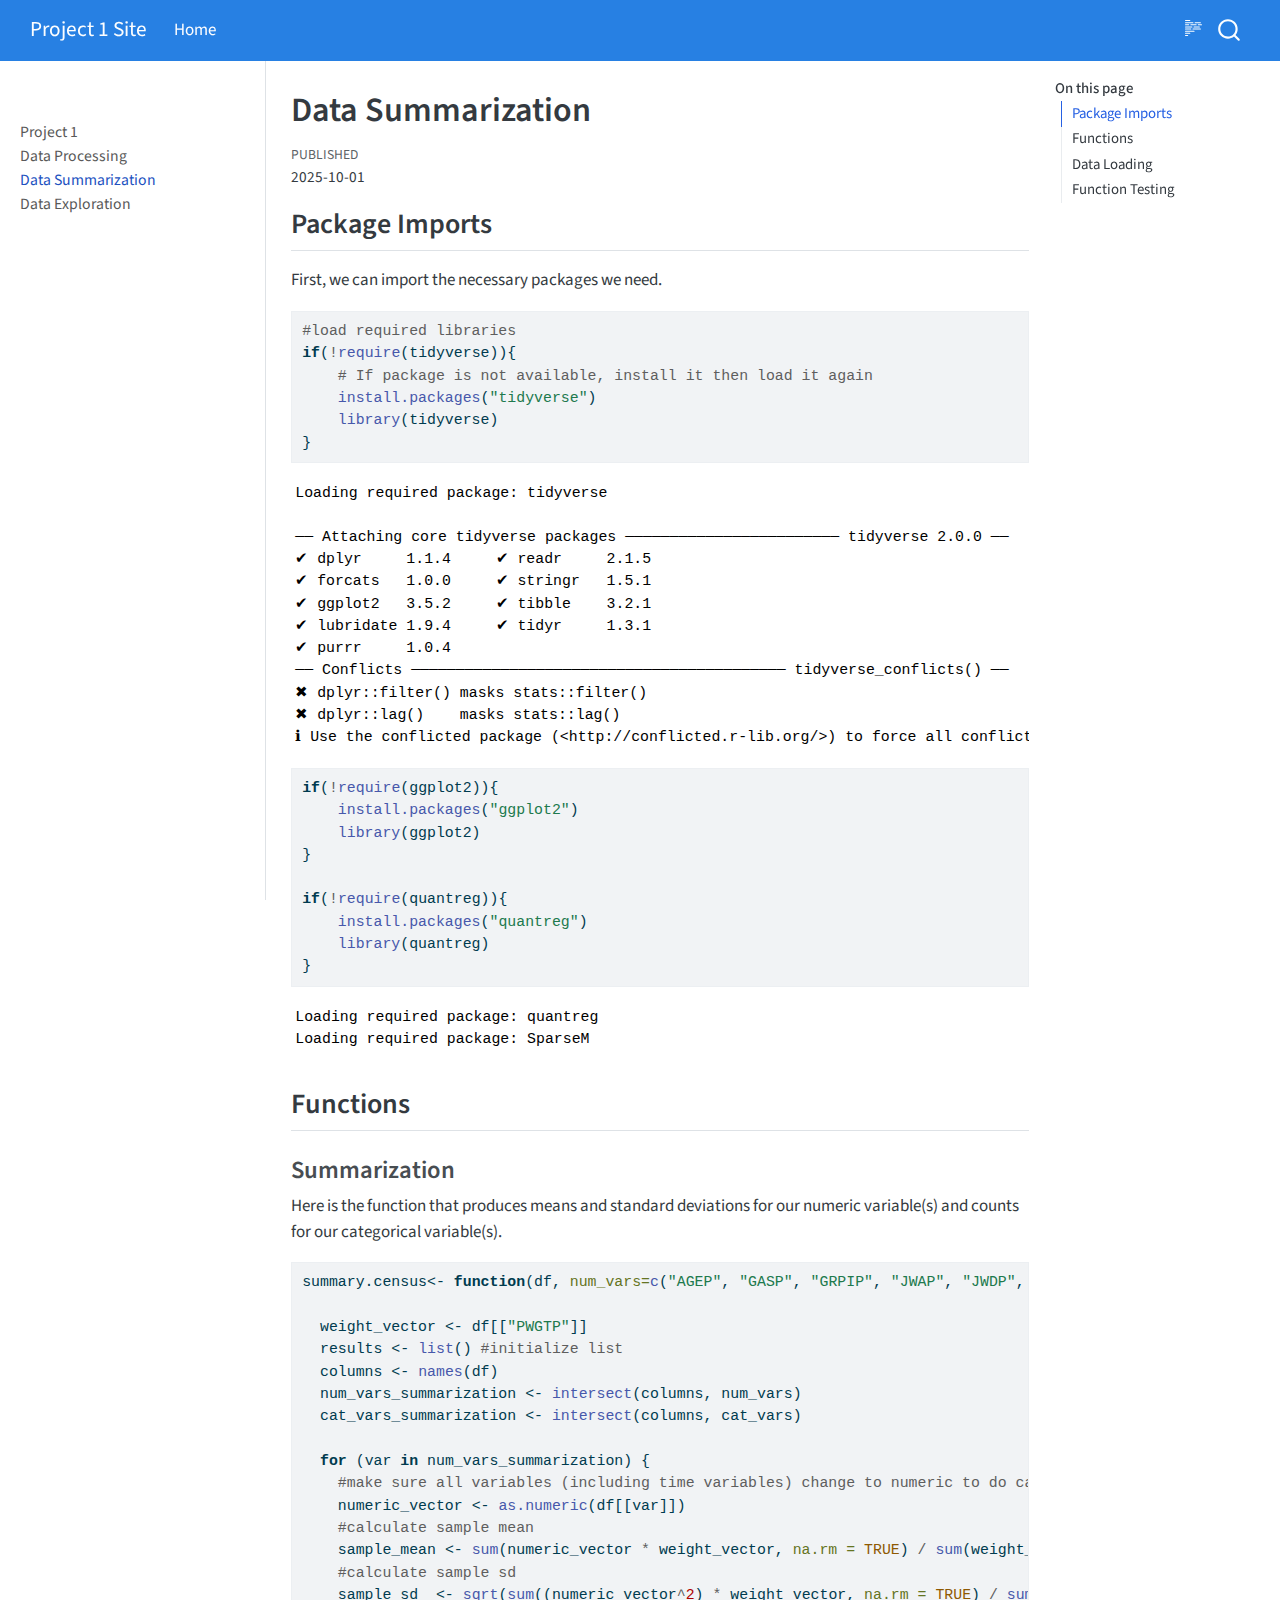
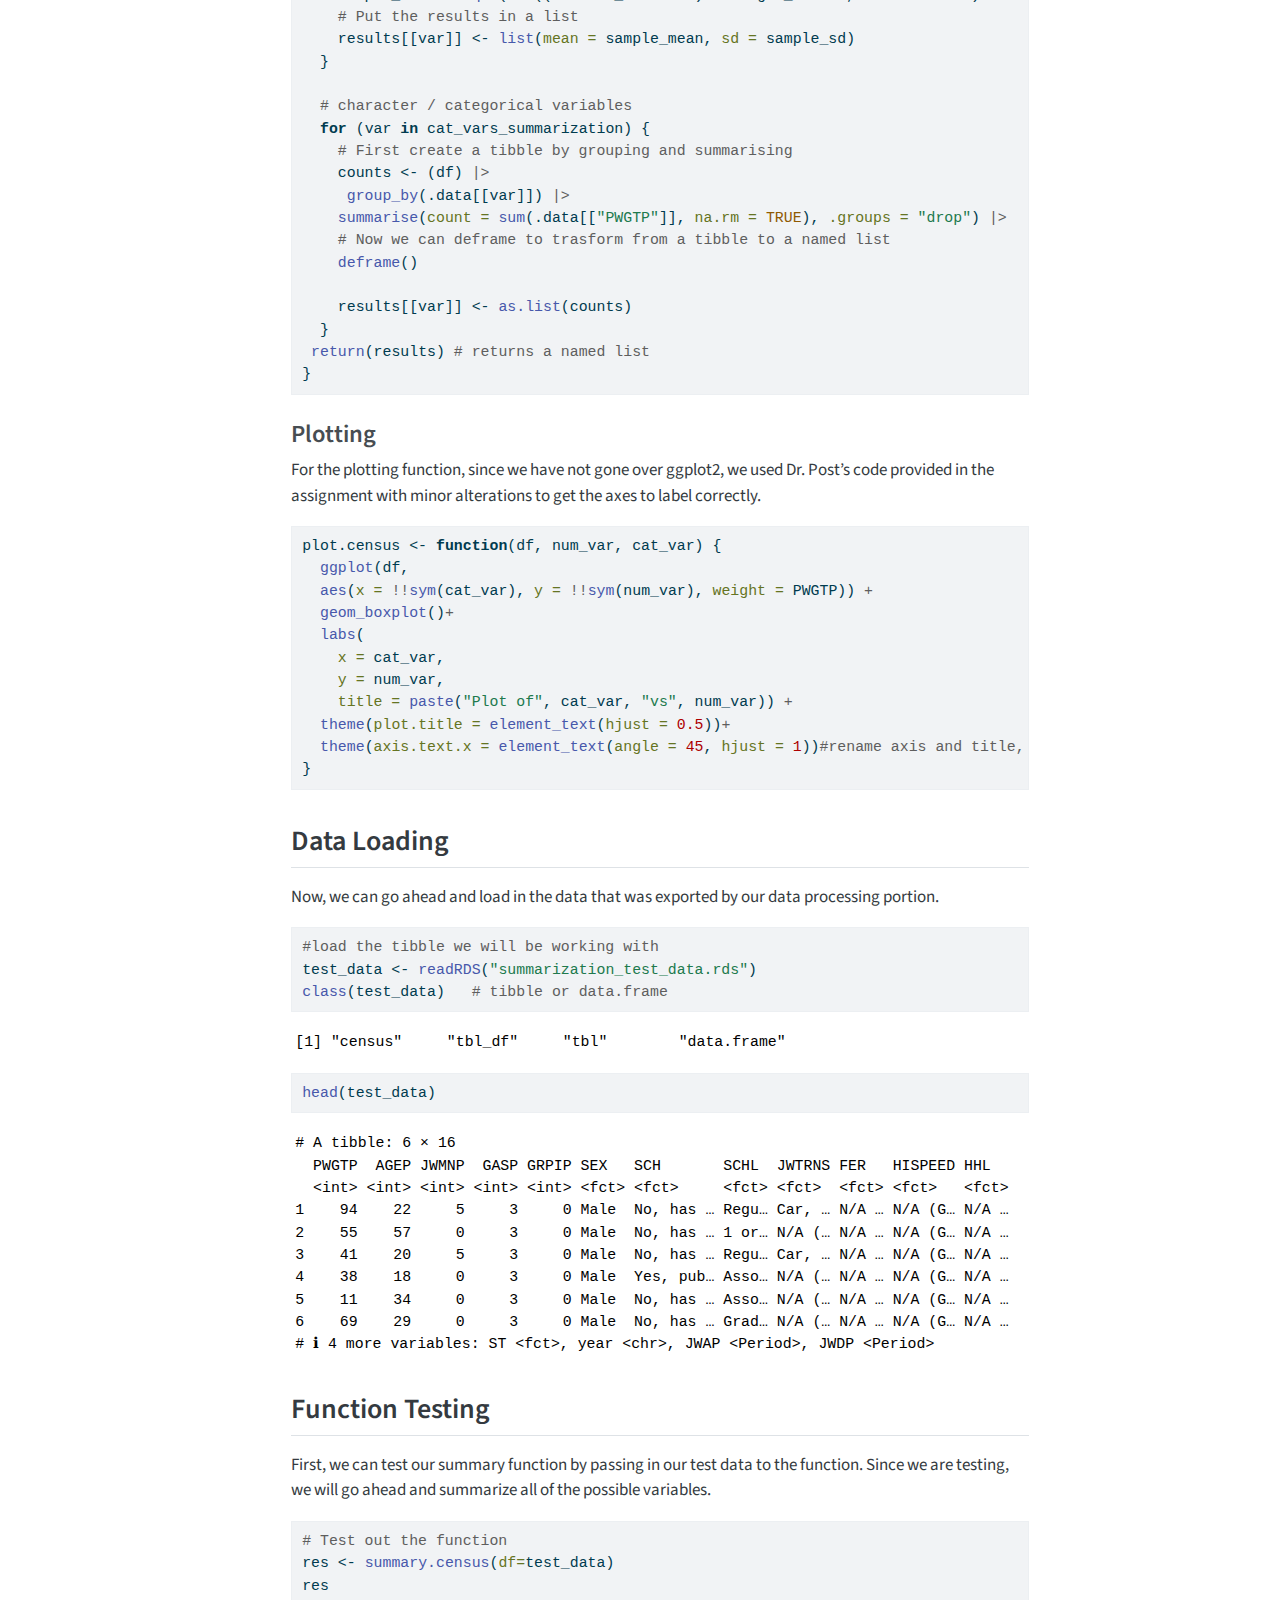
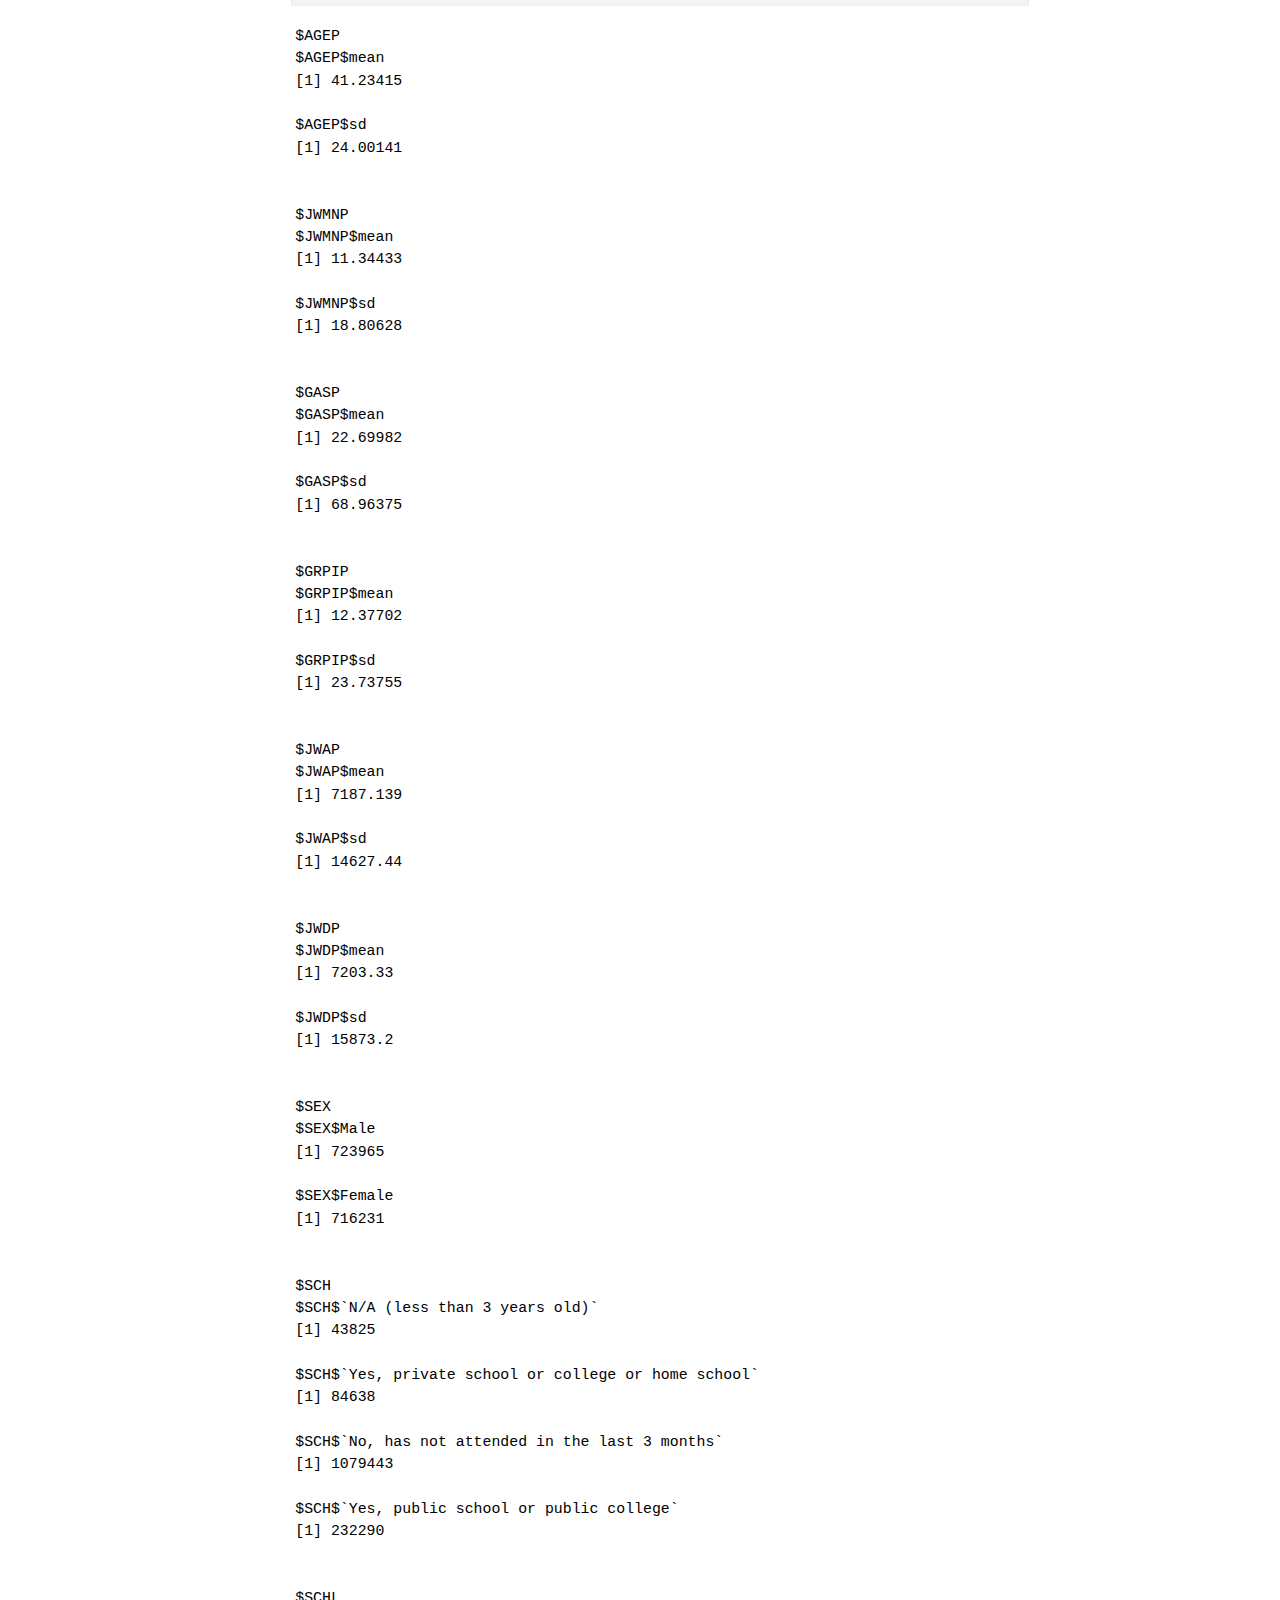
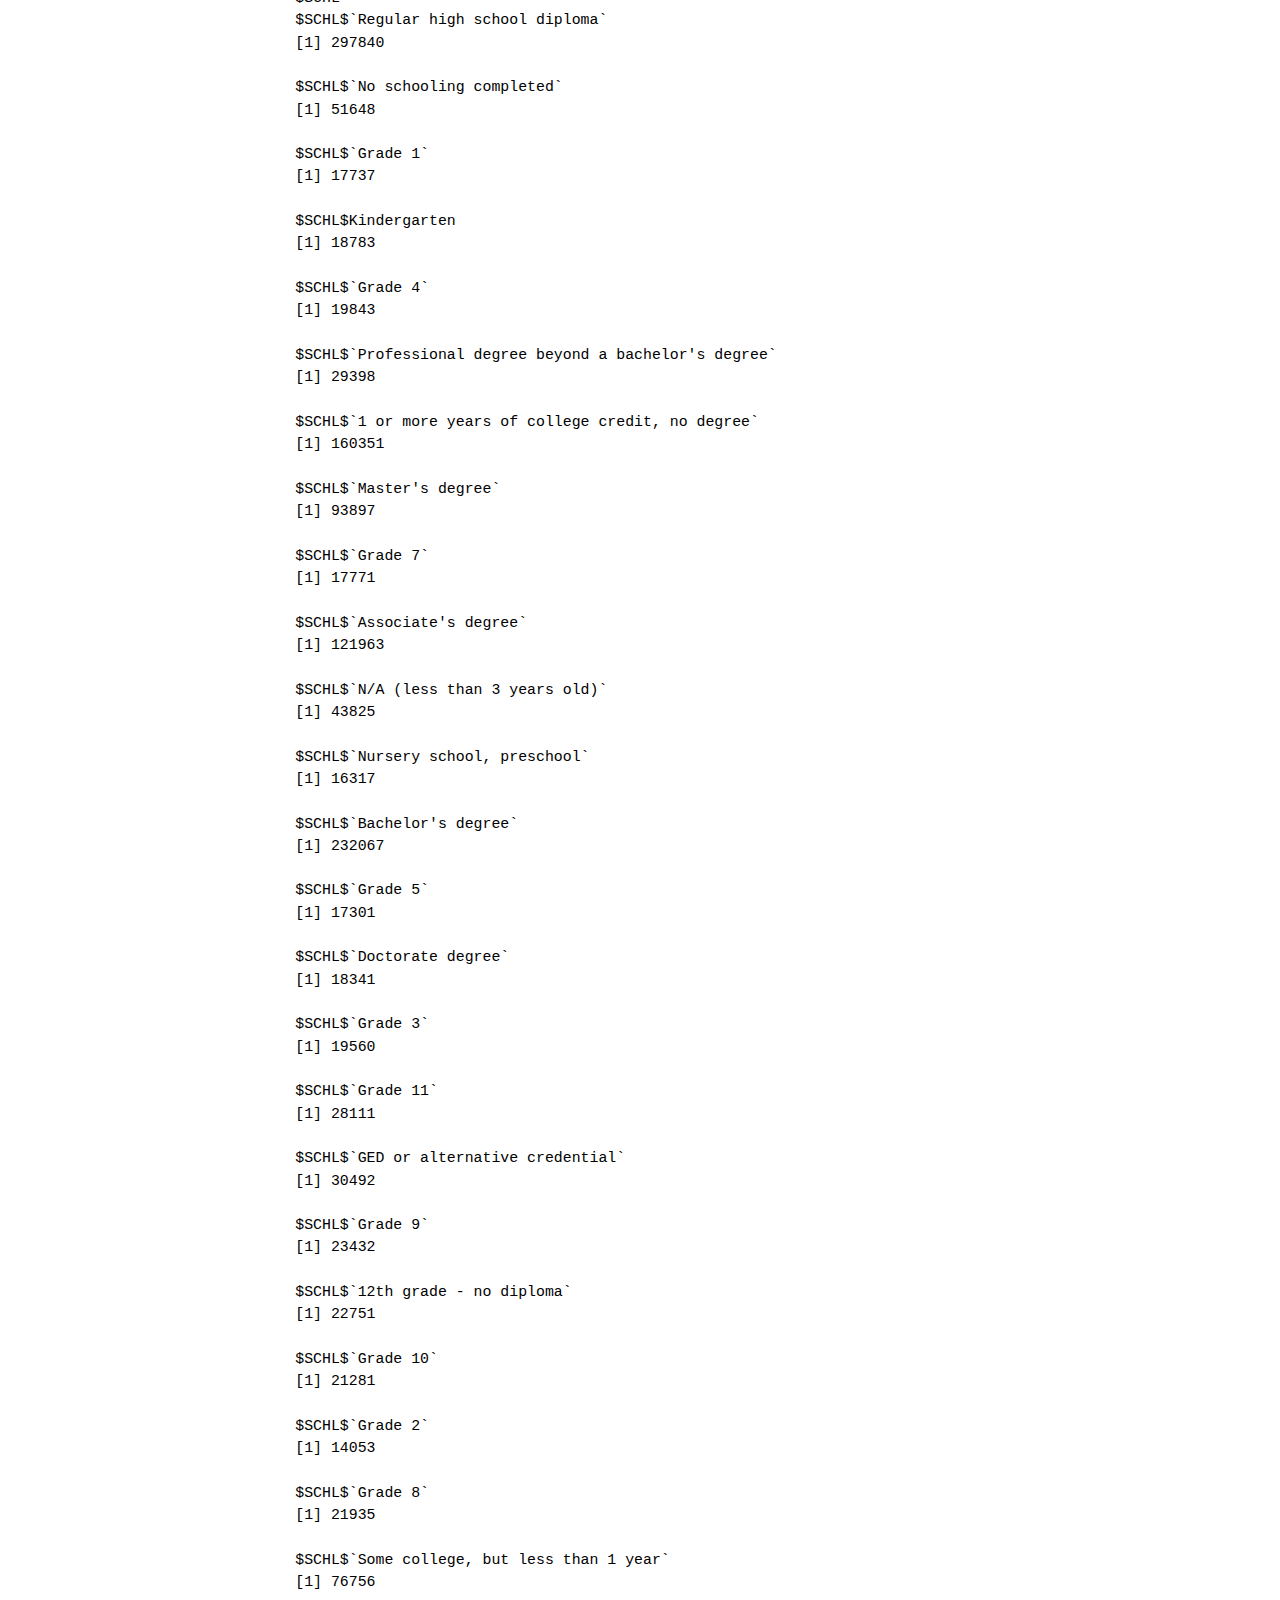
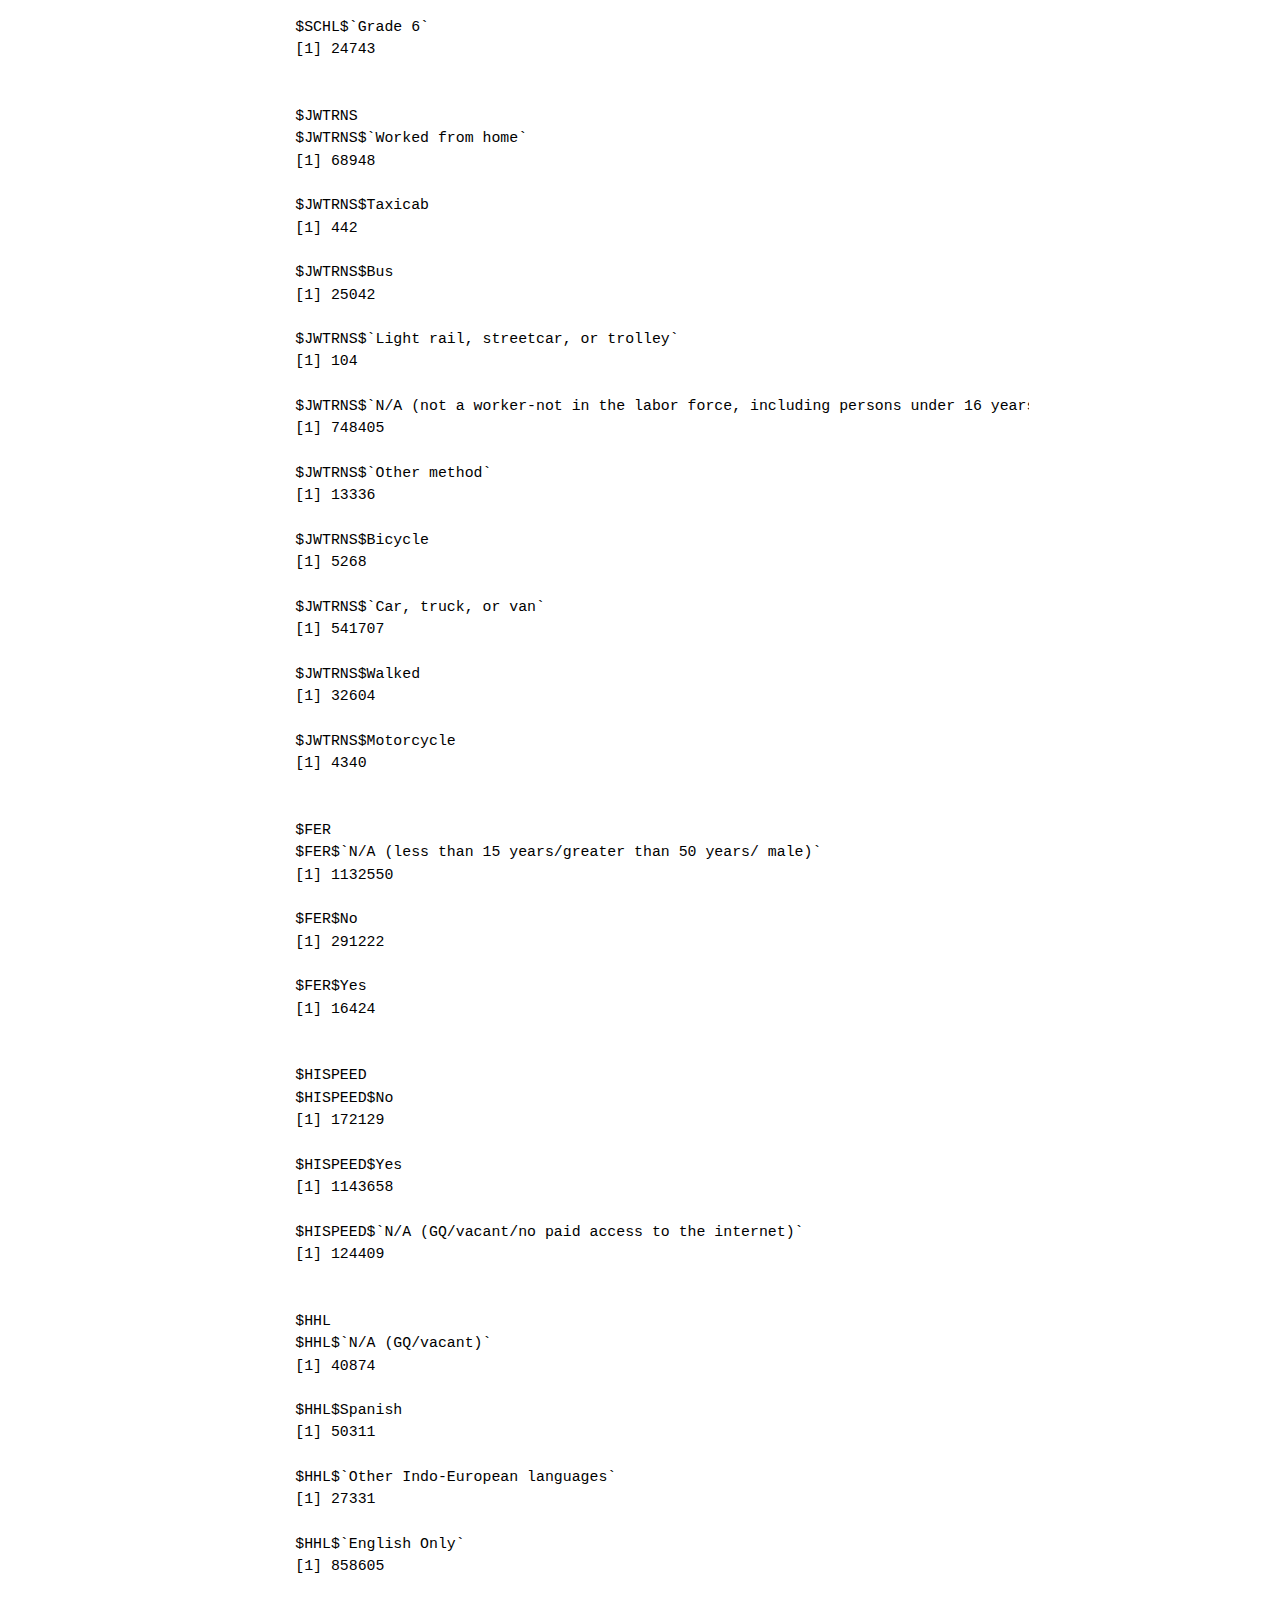
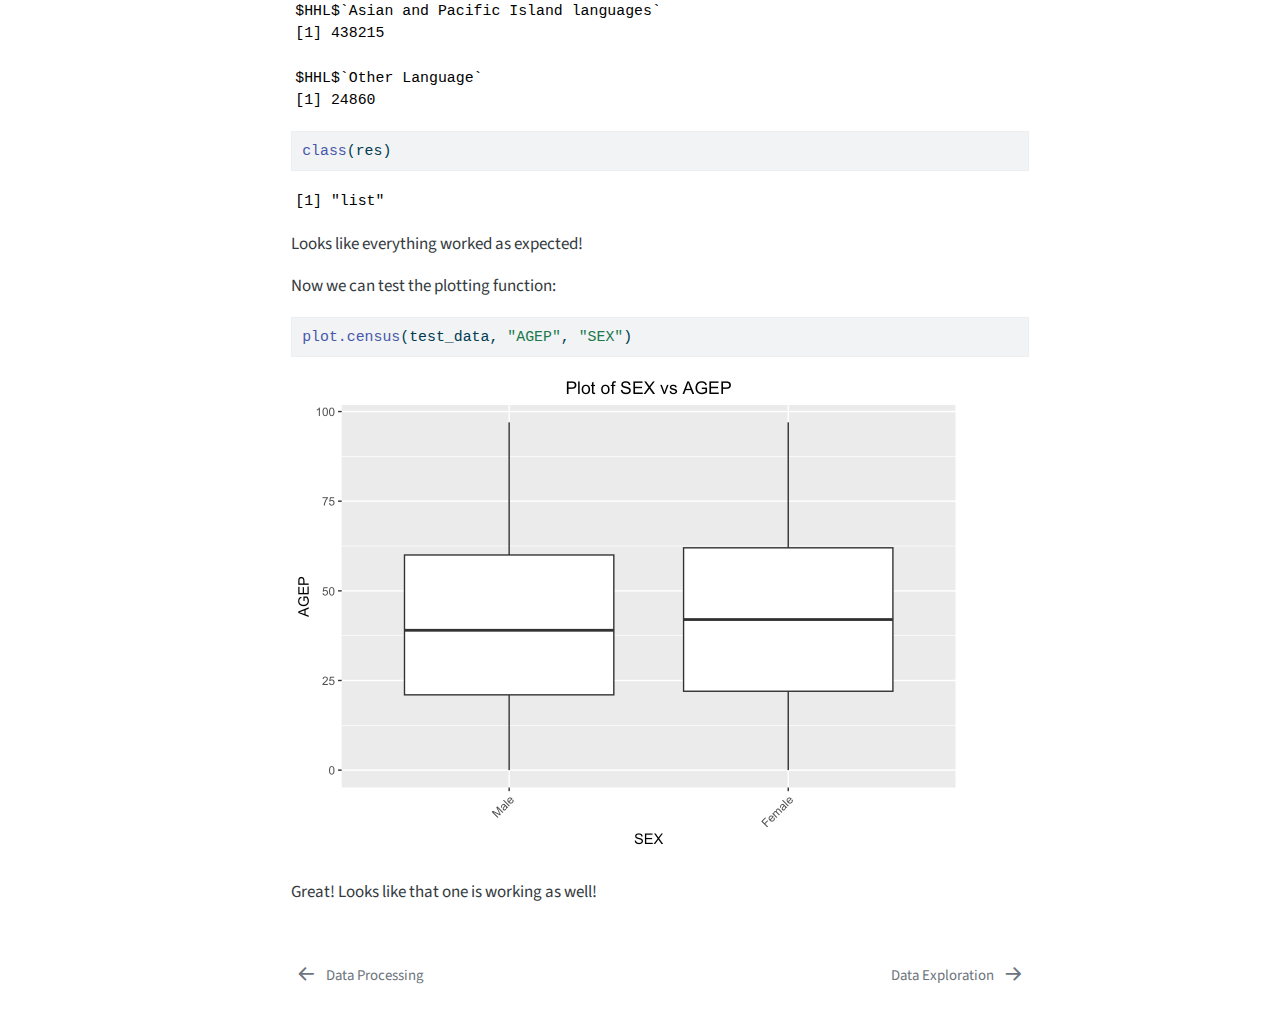
<file: docs/pages/data_summarization.html>
<!DOCTYPE html>
<html xmlns="http://www.w3.org/1999/xhtml" lang="en" xml:lang="en"><head>

<meta charset="utf-8">
<meta name="generator" content="quarto-1.7.32">

<meta name="viewport" content="width=device-width, initial-scale=1.0, user-scalable=yes">

<meta name="dcterms.date" content="2025-10-01">

<title>Data Summarization – Project 1 Site</title>
<style>
code{white-space: pre-wrap;}
span.smallcaps{font-variant: small-caps;}
div.columns{display: flex; gap: min(4vw, 1.5em);}
div.column{flex: auto; overflow-x: auto;}
div.hanging-indent{margin-left: 1.5em; text-indent: -1.5em;}
ul.task-list{list-style: none;}
ul.task-list li input[type="checkbox"] {
  width: 0.8em;
  margin: 0 0.8em 0.2em -1em; /* quarto-specific, see https://github.com/quarto-dev/quarto-cli/issues/4556 */ 
  vertical-align: middle;
}
/* CSS for syntax highlighting */
html { -webkit-text-size-adjust: 100%; }
pre > code.sourceCode { white-space: pre; position: relative; }
pre > code.sourceCode > span { display: inline-block; line-height: 1.25; }
pre > code.sourceCode > span:empty { height: 1.2em; }
.sourceCode { overflow: visible; }
code.sourceCode > span { color: inherit; text-decoration: inherit; }
div.sourceCode { margin: 1em 0; }
pre.sourceCode { margin: 0; }
@media screen {
div.sourceCode { overflow: auto; }
}
@media print {
pre > code.sourceCode { white-space: pre-wrap; }
pre > code.sourceCode > span { text-indent: -5em; padding-left: 5em; }
}
pre.numberSource code
  { counter-reset: source-line 0; }
pre.numberSource code > span
  { position: relative; left: -4em; counter-increment: source-line; }
pre.numberSource code > span > a:first-child::before
  { content: counter(source-line);
    position: relative; left: -1em; text-align: right; vertical-align: baseline;
    border: none; display: inline-block;
    -webkit-touch-callout: none; -webkit-user-select: none;
    -khtml-user-select: none; -moz-user-select: none;
    -ms-user-select: none; user-select: none;
    padding: 0 4px; width: 4em;
  }
pre.numberSource { margin-left: 3em;  padding-left: 4px; }
div.sourceCode
  {   }
@media screen {
pre > code.sourceCode > span > a:first-child::before { text-decoration: underline; }
}
</style>


<script src="../site_libs/quarto-nav/quarto-nav.js"></script>
<script src="../site_libs/quarto-nav/headroom.min.js"></script>
<script src="../site_libs/clipboard/clipboard.min.js"></script>
<script src="../site_libs/quarto-search/autocomplete.umd.js"></script>
<script src="../site_libs/quarto-search/fuse.min.js"></script>
<script src="../site_libs/quarto-search/quarto-search.js"></script>
<meta name="quarto:offset" content="../">
<link href="../pages/data_exploration.html" rel="next">
<link href="../pages/data_processing.html" rel="prev">
<script src="../site_libs/quarto-html/quarto.js" type="module"></script>
<script src="../site_libs/quarto-html/tabsets/tabsets.js" type="module"></script>
<script src="../site_libs/quarto-html/popper.min.js"></script>
<script src="../site_libs/quarto-html/tippy.umd.min.js"></script>
<script src="../site_libs/quarto-html/anchor.min.js"></script>
<link href="../site_libs/quarto-html/tippy.css" rel="stylesheet">
<link href="../site_libs/quarto-html/quarto-syntax-highlighting-37eea08aefeeee20ff55810ff984fec1.css" rel="stylesheet" id="quarto-text-highlighting-styles">
<script src="../site_libs/bootstrap/bootstrap.min.js"></script>
<link href="../site_libs/bootstrap/bootstrap-icons.css" rel="stylesheet">
<link href="../site_libs/bootstrap/bootstrap-9813b20eb36b3e0cf6c30709848dd89f.min.css" rel="stylesheet" append-hash="true" id="quarto-bootstrap" data-mode="light">
<script id="quarto-search-options" type="application/json">{
  "location": "navbar",
  "copy-button": false,
  "collapse-after": 3,
  "panel-placement": "end",
  "type": "overlay",
  "limit": 50,
  "keyboard-shortcut": [
    "f",
    "/",
    "s"
  ],
  "show-item-context": false,
  "language": {
    "search-no-results-text": "No results",
    "search-matching-documents-text": "matching documents",
    "search-copy-link-title": "Copy link to search",
    "search-hide-matches-text": "Hide additional matches",
    "search-more-match-text": "more match in this document",
    "search-more-matches-text": "more matches in this document",
    "search-clear-button-title": "Clear",
    "search-text-placeholder": "",
    "search-detached-cancel-button-title": "Cancel",
    "search-submit-button-title": "Submit",
    "search-label": "Search"
  }
}</script>


<link rel="stylesheet" href="../styles.css">
</head>

<body class="nav-sidebar docked nav-fixed quarto-light">

<div id="quarto-search-results"></div>
  <header id="quarto-header" class="headroom fixed-top">
    <nav class="navbar navbar-expand-lg " data-bs-theme="dark">
      <div class="navbar-container container-fluid">
      <div class="navbar-brand-container mx-auto">
    <a class="navbar-brand" href="../index.html">
    <span class="navbar-title">Project 1 Site</span>
    </a>
  </div>
            <div id="quarto-search" class="" title="Search"></div>
          <button class="navbar-toggler" type="button" data-bs-toggle="collapse" data-bs-target="#navbarCollapse" aria-controls="navbarCollapse" role="menu" aria-expanded="false" aria-label="Toggle navigation" onclick="if (window.quartoToggleHeadroom) { window.quartoToggleHeadroom(); }">
  <span class="navbar-toggler-icon"></span>
</button>
          <div class="collapse navbar-collapse" id="navbarCollapse">
            <ul class="navbar-nav navbar-nav-scroll me-auto">
  <li class="nav-item">
    <a class="nav-link active" href="../index.html" aria-current="page"> 
<span class="menu-text">Home</span></a>
  </li>  
</ul>
          </div> <!-- /navcollapse -->
            <div class="quarto-navbar-tools">
  <a href="" class="quarto-reader-toggle quarto-navigation-tool px-1" onclick="window.quartoToggleReader(); return false;" title="Toggle reader mode">
  <div class="quarto-reader-toggle-btn">
  <i class="bi"></i>
  </div>
</a>
</div>
      </div> <!-- /container-fluid -->
    </nav>
  <nav class="quarto-secondary-nav">
    <div class="container-fluid d-flex">
      <button type="button" class="quarto-btn-toggle btn" data-bs-toggle="collapse" role="button" data-bs-target=".quarto-sidebar-collapse-item" aria-controls="quarto-sidebar" aria-expanded="false" aria-label="Toggle sidebar navigation" onclick="if (window.quartoToggleHeadroom) { window.quartoToggleHeadroom(); }">
        <i class="bi bi-layout-text-sidebar-reverse"></i>
      </button>
        <nav class="quarto-page-breadcrumbs" aria-label="breadcrumb"><ol class="breadcrumb"><li class="breadcrumb-item"><a href="../pages/data_summarization.html">Data Summarization</a></li></ol></nav>
        <a class="flex-grow-1" role="navigation" data-bs-toggle="collapse" data-bs-target=".quarto-sidebar-collapse-item" aria-controls="quarto-sidebar" aria-expanded="false" aria-label="Toggle sidebar navigation" onclick="if (window.quartoToggleHeadroom) { window.quartoToggleHeadroom(); }">      
        </a>
      <button type="button" class="btn quarto-search-button" aria-label="Search" onclick="window.quartoOpenSearch();">
        <i class="bi bi-search"></i>
      </button>
    </div>
  </nav>
</header>
<!-- content -->
<div id="quarto-content" class="quarto-container page-columns page-rows-contents page-layout-article page-navbar">
<!-- sidebar -->
  <nav id="quarto-sidebar" class="sidebar collapse collapse-horizontal quarto-sidebar-collapse-item sidebar-navigation docked overflow-auto">
        <div class="mt-2 flex-shrink-0 align-items-center">
        <div class="sidebar-search">
        <div id="quarto-search" class="" title="Search"></div>
        </div>
        </div>
    <div class="sidebar-menu-container"> 
    <ul class="list-unstyled mt-1">
        <li class="sidebar-item">
  <div class="sidebar-item-container"> 
  <a href="../index.html" class="sidebar-item-text sidebar-link">
 <span class="menu-text">Project 1</span></a>
  </div>
</li>
        <li class="sidebar-item">
  <div class="sidebar-item-container"> 
  <a href="../pages/data_processing.html" class="sidebar-item-text sidebar-link">
 <span class="menu-text">Data Processing</span></a>
  </div>
</li>
        <li class="sidebar-item">
  <div class="sidebar-item-container"> 
  <a href="../pages/data_summarization.html" class="sidebar-item-text sidebar-link active">
 <span class="menu-text">Data Summarization</span></a>
  </div>
</li>
        <li class="sidebar-item">
  <div class="sidebar-item-container"> 
  <a href="../pages/data_exploration.html" class="sidebar-item-text sidebar-link">
 <span class="menu-text">Data Exploration</span></a>
  </div>
</li>
    </ul>
    </div>
</nav>
<div id="quarto-sidebar-glass" class="quarto-sidebar-collapse-item" data-bs-toggle="collapse" data-bs-target=".quarto-sidebar-collapse-item"></div>
<!-- margin-sidebar -->
    <div id="quarto-margin-sidebar" class="sidebar margin-sidebar">
        <nav id="TOC" role="doc-toc" class="toc-active">
    <h2 id="toc-title">On this page</h2>
   
  <ul>
  <li><a href="#package-imports" id="toc-package-imports" class="nav-link active" data-scroll-target="#package-imports">Package Imports</a></li>
  <li><a href="#functions" id="toc-functions" class="nav-link" data-scroll-target="#functions">Functions</a>
  <ul class="collapse">
  <li><a href="#summarization" id="toc-summarization" class="nav-link" data-scroll-target="#summarization">Summarization</a></li>
  <li><a href="#plotting" id="toc-plotting" class="nav-link" data-scroll-target="#plotting">Plotting</a></li>
  </ul></li>
  <li><a href="#data-loading" id="toc-data-loading" class="nav-link" data-scroll-target="#data-loading">Data Loading</a></li>
  <li><a href="#function-testing" id="toc-function-testing" class="nav-link" data-scroll-target="#function-testing">Function Testing</a></li>
  </ul>
</nav>
    </div>
<!-- main -->
<main class="content" id="quarto-document-content">

<header id="title-block-header" class="quarto-title-block default">
<div class="quarto-title">
<h1 class="title">Data Summarization</h1>
</div>



<div class="quarto-title-meta">

    
    <div>
    <div class="quarto-title-meta-heading">Published</div>
    <div class="quarto-title-meta-contents">
      <p class="date">2025-10-01</p>
    </div>
  </div>
  
    
  </div>
  


</header>


<section id="package-imports" class="level2">
<h2 class="anchored" data-anchor-id="package-imports">Package Imports</h2>
<p>First, we can import the necessary packages we need.</p>
<div class="cell">
<div class="sourceCode cell-code" id="cb1"><pre class="sourceCode r code-with-copy"><code class="sourceCode r"><span id="cb1-1"><a href="#cb1-1" aria-hidden="true" tabindex="-1"></a><span class="co">#load required libraries</span></span>
<span id="cb1-2"><a href="#cb1-2" aria-hidden="true" tabindex="-1"></a><span class="cf">if</span>(<span class="sc">!</span><span class="fu">require</span>(tidyverse)){</span>
<span id="cb1-3"><a href="#cb1-3" aria-hidden="true" tabindex="-1"></a>    <span class="co"># If package is not available, install it then load it again</span></span>
<span id="cb1-4"><a href="#cb1-4" aria-hidden="true" tabindex="-1"></a>    <span class="fu">install.packages</span>(<span class="st">"tidyverse"</span>)</span>
<span id="cb1-5"><a href="#cb1-5" aria-hidden="true" tabindex="-1"></a>    <span class="fu">library</span>(tidyverse)</span>
<span id="cb1-6"><a href="#cb1-6" aria-hidden="true" tabindex="-1"></a>}</span></code><button title="Copy to Clipboard" class="code-copy-button"><i class="bi"></i></button></pre></div>
<div class="cell-output cell-output-stderr">
<pre><code>Loading required package: tidyverse</code></pre>
</div>
<div class="cell-output cell-output-stderr">
<pre><code>── Attaching core tidyverse packages ──────────────────────── tidyverse 2.0.0 ──
✔ dplyr     1.1.4     ✔ readr     2.1.5
✔ forcats   1.0.0     ✔ stringr   1.5.1
✔ ggplot2   3.5.2     ✔ tibble    3.2.1
✔ lubridate 1.9.4     ✔ tidyr     1.3.1
✔ purrr     1.0.4     
── Conflicts ────────────────────────────────────────── tidyverse_conflicts() ──
✖ dplyr::filter() masks stats::filter()
✖ dplyr::lag()    masks stats::lag()
ℹ Use the conflicted package (&lt;http://conflicted.r-lib.org/&gt;) to force all conflicts to become errors</code></pre>
</div>
<div class="sourceCode cell-code" id="cb4"><pre class="sourceCode r code-with-copy"><code class="sourceCode r"><span id="cb4-1"><a href="#cb4-1" aria-hidden="true" tabindex="-1"></a><span class="cf">if</span>(<span class="sc">!</span><span class="fu">require</span>(ggplot2)){</span>
<span id="cb4-2"><a href="#cb4-2" aria-hidden="true" tabindex="-1"></a>    <span class="fu">install.packages</span>(<span class="st">"ggplot2"</span>)</span>
<span id="cb4-3"><a href="#cb4-3" aria-hidden="true" tabindex="-1"></a>    <span class="fu">library</span>(ggplot2)</span>
<span id="cb4-4"><a href="#cb4-4" aria-hidden="true" tabindex="-1"></a>}</span>
<span id="cb4-5"><a href="#cb4-5" aria-hidden="true" tabindex="-1"></a></span>
<span id="cb4-6"><a href="#cb4-6" aria-hidden="true" tabindex="-1"></a><span class="cf">if</span>(<span class="sc">!</span><span class="fu">require</span>(quantreg)){</span>
<span id="cb4-7"><a href="#cb4-7" aria-hidden="true" tabindex="-1"></a>    <span class="fu">install.packages</span>(<span class="st">"quantreg"</span>)</span>
<span id="cb4-8"><a href="#cb4-8" aria-hidden="true" tabindex="-1"></a>    <span class="fu">library</span>(quantreg)</span>
<span id="cb4-9"><a href="#cb4-9" aria-hidden="true" tabindex="-1"></a>}</span></code><button title="Copy to Clipboard" class="code-copy-button"><i class="bi"></i></button></pre></div>
<div class="cell-output cell-output-stderr">
<pre><code>Loading required package: quantreg
Loading required package: SparseM</code></pre>
</div>
</div>
</section>
<section id="functions" class="level2">
<h2 class="anchored" data-anchor-id="functions">Functions</h2>
<section id="summarization" class="level3">
<h3 class="anchored" data-anchor-id="summarization">Summarization</h3>
<p>Here is the function that produces means and standard deviations for our numeric variable(s) and counts for our categorical variable(s).</p>
<div class="cell">
<div class="sourceCode cell-code" id="cb6"><pre class="sourceCode r code-with-copy"><code class="sourceCode r"><span id="cb6-1"><a href="#cb6-1" aria-hidden="true" tabindex="-1"></a>summary.census<span class="ot">&lt;-</span> <span class="cf">function</span>(df, <span class="at">num_vars=</span><span class="fu">c</span>(<span class="st">"AGEP"</span>, <span class="st">"GASP"</span>, <span class="st">"GRPIP"</span>, <span class="st">"JWAP"</span>, <span class="st">"JWDP"</span>, <span class="st">"JWMNP"</span>), <span class="at">cat_vars=</span><span class="fu">c</span>(<span class="st">"SEX"</span>,<span class="st">"FER"</span>, <span class="st">"HHL"</span>, <span class="st">"HISPEED"</span>, <span class="st">"JWTRNS"</span>, <span class="st">"SCH"</span>, <span class="st">"SCHL"</span>)) {</span>
<span id="cb6-2"><a href="#cb6-2" aria-hidden="true" tabindex="-1"></a>  </span>
<span id="cb6-3"><a href="#cb6-3" aria-hidden="true" tabindex="-1"></a>  weight_vector <span class="ot">&lt;-</span> df[[<span class="st">"PWGTP"</span>]]</span>
<span id="cb6-4"><a href="#cb6-4" aria-hidden="true" tabindex="-1"></a>  results <span class="ot">&lt;-</span> <span class="fu">list</span>() <span class="co">#initialize list</span></span>
<span id="cb6-5"><a href="#cb6-5" aria-hidden="true" tabindex="-1"></a>  columns <span class="ot">&lt;-</span> <span class="fu">names</span>(df)</span>
<span id="cb6-6"><a href="#cb6-6" aria-hidden="true" tabindex="-1"></a>  num_vars_summarization <span class="ot">&lt;-</span> <span class="fu">intersect</span>(columns, num_vars)</span>
<span id="cb6-7"><a href="#cb6-7" aria-hidden="true" tabindex="-1"></a>  cat_vars_summarization <span class="ot">&lt;-</span> <span class="fu">intersect</span>(columns, cat_vars)</span>
<span id="cb6-8"><a href="#cb6-8" aria-hidden="true" tabindex="-1"></a>  </span>
<span id="cb6-9"><a href="#cb6-9" aria-hidden="true" tabindex="-1"></a>  <span class="cf">for</span> (var <span class="cf">in</span> num_vars_summarization) {</span>
<span id="cb6-10"><a href="#cb6-10" aria-hidden="true" tabindex="-1"></a>    <span class="co">#make sure all variables (including time variables) change to numeric to do calculations on them</span></span>
<span id="cb6-11"><a href="#cb6-11" aria-hidden="true" tabindex="-1"></a>    numeric_vector <span class="ot">&lt;-</span> <span class="fu">as.numeric</span>(df[[var]]) </span>
<span id="cb6-12"><a href="#cb6-12" aria-hidden="true" tabindex="-1"></a>    <span class="co">#calculate sample mean</span></span>
<span id="cb6-13"><a href="#cb6-13" aria-hidden="true" tabindex="-1"></a>    sample_mean <span class="ot">&lt;-</span> <span class="fu">sum</span>(numeric_vector <span class="sc">*</span> weight_vector, <span class="at">na.rm =</span> <span class="cn">TRUE</span>) <span class="sc">/</span> <span class="fu">sum</span>(weight_vector, <span class="at">na.rm =</span> <span class="cn">TRUE</span>) </span>
<span id="cb6-14"><a href="#cb6-14" aria-hidden="true" tabindex="-1"></a>    <span class="co">#calculate sample sd</span></span>
<span id="cb6-15"><a href="#cb6-15" aria-hidden="true" tabindex="-1"></a>    sample_sd  <span class="ot">&lt;-</span> <span class="fu">sqrt</span>(<span class="fu">sum</span>((numeric_vector<span class="sc">^</span><span class="dv">2</span>) <span class="sc">*</span> weight_vector, <span class="at">na.rm =</span> <span class="cn">TRUE</span>) <span class="sc">/</span> <span class="fu">sum</span>(weight_vector, <span class="at">na.rm =</span> <span class="cn">TRUE</span>) <span class="sc">-</span> sample_mean<span class="sc">^</span><span class="dv">2</span>) </span>
<span id="cb6-16"><a href="#cb6-16" aria-hidden="true" tabindex="-1"></a>    <span class="co"># Put the results in a list</span></span>
<span id="cb6-17"><a href="#cb6-17" aria-hidden="true" tabindex="-1"></a>    results[[var]] <span class="ot">&lt;-</span> <span class="fu">list</span>(<span class="at">mean =</span> sample_mean, <span class="at">sd =</span> sample_sd)</span>
<span id="cb6-18"><a href="#cb6-18" aria-hidden="true" tabindex="-1"></a>  }</span>
<span id="cb6-19"><a href="#cb6-19" aria-hidden="true" tabindex="-1"></a>  </span>
<span id="cb6-20"><a href="#cb6-20" aria-hidden="true" tabindex="-1"></a>  <span class="co"># character / categorical variables</span></span>
<span id="cb6-21"><a href="#cb6-21" aria-hidden="true" tabindex="-1"></a>  <span class="cf">for</span> (var <span class="cf">in</span> cat_vars_summarization) {</span>
<span id="cb6-22"><a href="#cb6-22" aria-hidden="true" tabindex="-1"></a>    <span class="co"># First create a tibble by grouping and summarising</span></span>
<span id="cb6-23"><a href="#cb6-23" aria-hidden="true" tabindex="-1"></a>    counts <span class="ot">&lt;-</span> (df) <span class="sc">|&gt;</span></span>
<span id="cb6-24"><a href="#cb6-24" aria-hidden="true" tabindex="-1"></a>     <span class="fu">group_by</span>(.data[[var]]) <span class="sc">|&gt;</span></span>
<span id="cb6-25"><a href="#cb6-25" aria-hidden="true" tabindex="-1"></a>    <span class="fu">summarise</span>(<span class="at">count =</span> <span class="fu">sum</span>(.data[[<span class="st">"PWGTP"</span>]], <span class="at">na.rm =</span> <span class="cn">TRUE</span>), <span class="at">.groups =</span> <span class="st">"drop"</span>) <span class="sc">|&gt;</span></span>
<span id="cb6-26"><a href="#cb6-26" aria-hidden="true" tabindex="-1"></a>    <span class="co"># Now we can deframe to trasform from a tibble to a named list</span></span>
<span id="cb6-27"><a href="#cb6-27" aria-hidden="true" tabindex="-1"></a>    <span class="fu">deframe</span>()</span>
<span id="cb6-28"><a href="#cb6-28" aria-hidden="true" tabindex="-1"></a>    </span>
<span id="cb6-29"><a href="#cb6-29" aria-hidden="true" tabindex="-1"></a>    results[[var]] <span class="ot">&lt;-</span> <span class="fu">as.list</span>(counts)</span>
<span id="cb6-30"><a href="#cb6-30" aria-hidden="true" tabindex="-1"></a>  }</span>
<span id="cb6-31"><a href="#cb6-31" aria-hidden="true" tabindex="-1"></a> <span class="fu">return</span>(results) <span class="co"># returns a named list</span></span>
<span id="cb6-32"><a href="#cb6-32" aria-hidden="true" tabindex="-1"></a>}</span></code><button title="Copy to Clipboard" class="code-copy-button"><i class="bi"></i></button></pre></div>
</div>
</section>
<section id="plotting" class="level3">
<h3 class="anchored" data-anchor-id="plotting">Plotting</h3>
<p>For the plotting function, since we have not gone over ggplot2, we used Dr.&nbsp;Post’s code provided in the assignment with minor alterations to get the axes to label correctly.</p>
<div class="cell">
<div class="sourceCode cell-code" id="cb7"><pre class="sourceCode r code-with-copy"><code class="sourceCode r"><span id="cb7-1"><a href="#cb7-1" aria-hidden="true" tabindex="-1"></a>plot.census <span class="ot">&lt;-</span> <span class="cf">function</span>(df, num_var, cat_var) {</span>
<span id="cb7-2"><a href="#cb7-2" aria-hidden="true" tabindex="-1"></a>  <span class="fu">ggplot</span>(df,</span>
<span id="cb7-3"><a href="#cb7-3" aria-hidden="true" tabindex="-1"></a>  <span class="fu">aes</span>(<span class="at">x =</span> <span class="sc">!!</span><span class="fu">sym</span>(cat_var), <span class="at">y =</span> <span class="sc">!!</span><span class="fu">sym</span>(num_var), <span class="at">weight =</span> PWGTP)) <span class="sc">+</span></span>
<span id="cb7-4"><a href="#cb7-4" aria-hidden="true" tabindex="-1"></a>  <span class="fu">geom_boxplot</span>()<span class="sc">+</span></span>
<span id="cb7-5"><a href="#cb7-5" aria-hidden="true" tabindex="-1"></a>  <span class="fu">labs</span>(</span>
<span id="cb7-6"><a href="#cb7-6" aria-hidden="true" tabindex="-1"></a>    <span class="at">x =</span> cat_var,</span>
<span id="cb7-7"><a href="#cb7-7" aria-hidden="true" tabindex="-1"></a>    <span class="at">y =</span> num_var,</span>
<span id="cb7-8"><a href="#cb7-8" aria-hidden="true" tabindex="-1"></a>    <span class="at">title =</span> <span class="fu">paste</span>(<span class="st">"Plot of"</span>, cat_var, <span class="st">"vs"</span>, num_var)) <span class="sc">+</span></span>
<span id="cb7-9"><a href="#cb7-9" aria-hidden="true" tabindex="-1"></a>  <span class="fu">theme</span>(<span class="at">plot.title =</span> <span class="fu">element_text</span>(<span class="at">hjust =</span> <span class="fl">0.5</span>))<span class="sc">+</span></span>
<span id="cb7-10"><a href="#cb7-10" aria-hidden="true" tabindex="-1"></a>  <span class="fu">theme</span>(<span class="at">axis.text.x =</span> <span class="fu">element_text</span>(<span class="at">angle =</span> <span class="dv">45</span>, <span class="at">hjust =</span> <span class="dv">1</span>))<span class="co">#rename axis and title, center the title</span></span>
<span id="cb7-11"><a href="#cb7-11" aria-hidden="true" tabindex="-1"></a>}</span></code><button title="Copy to Clipboard" class="code-copy-button"><i class="bi"></i></button></pre></div>
</div>
</section>
</section>
<section id="data-loading" class="level2">
<h2 class="anchored" data-anchor-id="data-loading">Data Loading</h2>
<p>Now, we can go ahead and load in the data that was exported by our data processing portion.</p>
<div class="cell">
<div class="sourceCode cell-code" id="cb8"><pre class="sourceCode r code-with-copy"><code class="sourceCode r"><span id="cb8-1"><a href="#cb8-1" aria-hidden="true" tabindex="-1"></a><span class="co">#load the tibble we will be working with</span></span>
<span id="cb8-2"><a href="#cb8-2" aria-hidden="true" tabindex="-1"></a>test_data <span class="ot">&lt;-</span> <span class="fu">readRDS</span>(<span class="st">"summarization_test_data.rds"</span>)</span>
<span id="cb8-3"><a href="#cb8-3" aria-hidden="true" tabindex="-1"></a><span class="fu">class</span>(test_data)   <span class="co"># tibble or data.frame</span></span></code><button title="Copy to Clipboard" class="code-copy-button"><i class="bi"></i></button></pre></div>
<div class="cell-output cell-output-stdout">
<pre><code>[1] "census"     "tbl_df"     "tbl"        "data.frame"</code></pre>
</div>
<div class="sourceCode cell-code" id="cb10"><pre class="sourceCode r code-with-copy"><code class="sourceCode r"><span id="cb10-1"><a href="#cb10-1" aria-hidden="true" tabindex="-1"></a><span class="fu">head</span>(test_data)</span></code><button title="Copy to Clipboard" class="code-copy-button"><i class="bi"></i></button></pre></div>
<div class="cell-output cell-output-stdout">
<pre><code># A tibble: 6 × 16
  PWGTP  AGEP JWMNP  GASP GRPIP SEX   SCH       SCHL  JWTRNS FER   HISPEED HHL  
  &lt;int&gt; &lt;int&gt; &lt;int&gt; &lt;int&gt; &lt;int&gt; &lt;fct&gt; &lt;fct&gt;     &lt;fct&gt; &lt;fct&gt;  &lt;fct&gt; &lt;fct&gt;   &lt;fct&gt;
1    94    22     5     3     0 Male  No, has … Regu… Car, … N/A … N/A (G… N/A …
2    55    57     0     3     0 Male  No, has … 1 or… N/A (… N/A … N/A (G… N/A …
3    41    20     5     3     0 Male  No, has … Regu… Car, … N/A … N/A (G… N/A …
4    38    18     0     3     0 Male  Yes, pub… Asso… N/A (… N/A … N/A (G… N/A …
5    11    34     0     3     0 Male  No, has … Asso… N/A (… N/A … N/A (G… N/A …
6    69    29     0     3     0 Male  No, has … Grad… N/A (… N/A … N/A (G… N/A …
# ℹ 4 more variables: ST &lt;fct&gt;, year &lt;chr&gt;, JWAP &lt;Period&gt;, JWDP &lt;Period&gt;</code></pre>
</div>
</div>
</section>
<section id="function-testing" class="level2">
<h2 class="anchored" data-anchor-id="function-testing">Function Testing</h2>
<p>First, we can test our summary function by passing in our test data to the function. Since we are testing, we will go ahead and summarize all of the possible variables.</p>
<div class="cell">
<div class="sourceCode cell-code" id="cb12"><pre class="sourceCode r code-with-copy"><code class="sourceCode r"><span id="cb12-1"><a href="#cb12-1" aria-hidden="true" tabindex="-1"></a><span class="co"># Test out the function</span></span>
<span id="cb12-2"><a href="#cb12-2" aria-hidden="true" tabindex="-1"></a>res <span class="ot">&lt;-</span> <span class="fu">summary.census</span>(<span class="at">df=</span>test_data)</span>
<span id="cb12-3"><a href="#cb12-3" aria-hidden="true" tabindex="-1"></a>res</span></code><button title="Copy to Clipboard" class="code-copy-button"><i class="bi"></i></button></pre></div>
<div class="cell-output cell-output-stdout">
<pre><code>$AGEP
$AGEP$mean
[1] 41.23415

$AGEP$sd
[1] 24.00141


$JWMNP
$JWMNP$mean
[1] 11.34433

$JWMNP$sd
[1] 18.80628


$GASP
$GASP$mean
[1] 22.69982

$GASP$sd
[1] 68.96375


$GRPIP
$GRPIP$mean
[1] 12.37702

$GRPIP$sd
[1] 23.73755


$JWAP
$JWAP$mean
[1] 7187.139

$JWAP$sd
[1] 14627.44


$JWDP
$JWDP$mean
[1] 7203.33

$JWDP$sd
[1] 15873.2


$SEX
$SEX$Male
[1] 723965

$SEX$Female
[1] 716231


$SCH
$SCH$`N/A (less than 3 years old)`
[1] 43825

$SCH$`Yes, private school or college or home school`
[1] 84638

$SCH$`No, has not attended in the last 3 months`
[1] 1079443

$SCH$`Yes, public school or public college`
[1] 232290


$SCHL
$SCHL$`Regular high school diploma`
[1] 297840

$SCHL$`No schooling completed`
[1] 51648

$SCHL$`Grade 1`
[1] 17737

$SCHL$Kindergarten
[1] 18783

$SCHL$`Grade 4`
[1] 19843

$SCHL$`Professional degree beyond a bachelor's degree`
[1] 29398

$SCHL$`1 or more years of college credit, no degree`
[1] 160351

$SCHL$`Master's degree`
[1] 93897

$SCHL$`Grade 7`
[1] 17771

$SCHL$`Associate's degree`
[1] 121963

$SCHL$`N/A (less than 3 years old)`
[1] 43825

$SCHL$`Nursery school, preschool`
[1] 16317

$SCHL$`Bachelor's degree`
[1] 232067

$SCHL$`Grade 5`
[1] 17301

$SCHL$`Doctorate degree`
[1] 18341

$SCHL$`Grade 3`
[1] 19560

$SCHL$`Grade 11`
[1] 28111

$SCHL$`GED or alternative credential`
[1] 30492

$SCHL$`Grade 9`
[1] 23432

$SCHL$`12th grade - no diploma`
[1] 22751

$SCHL$`Grade 10`
[1] 21281

$SCHL$`Grade 2`
[1] 14053

$SCHL$`Grade 8`
[1] 21935

$SCHL$`Some college, but less than 1 year`
[1] 76756

$SCHL$`Grade 6`
[1] 24743


$JWTRNS
$JWTRNS$`Worked from home`
[1] 68948

$JWTRNS$Taxicab
[1] 442

$JWTRNS$Bus
[1] 25042

$JWTRNS$`Light rail, streetcar, or trolley`
[1] 104

$JWTRNS$`N/A (not a worker-not in the labor force, including persons under 16 years; unemployed; employed, with a job but not at work; Armed Forces, with a job but not at work)`
[1] 748405

$JWTRNS$`Other method`
[1] 13336

$JWTRNS$Bicycle
[1] 5268

$JWTRNS$`Car, truck, or van`
[1] 541707

$JWTRNS$Walked
[1] 32604

$JWTRNS$Motorcycle
[1] 4340


$FER
$FER$`N/A (less than 15 years/greater than 50 years/ male)`
[1] 1132550

$FER$No
[1] 291222

$FER$Yes
[1] 16424


$HISPEED
$HISPEED$No
[1] 172129

$HISPEED$Yes
[1] 1143658

$HISPEED$`N/A (GQ/vacant/no paid access to the internet)`
[1] 124409


$HHL
$HHL$`N/A (GQ/vacant)`
[1] 40874

$HHL$Spanish
[1] 50311

$HHL$`Other Indo-European languages`
[1] 27331

$HHL$`English Only`
[1] 858605

$HHL$`Asian and Pacific Island languages`
[1] 438215

$HHL$`Other Language`
[1] 24860</code></pre>
</div>
<div class="sourceCode cell-code" id="cb14"><pre class="sourceCode r code-with-copy"><code class="sourceCode r"><span id="cb14-1"><a href="#cb14-1" aria-hidden="true" tabindex="-1"></a><span class="fu">class</span>(res)</span></code><button title="Copy to Clipboard" class="code-copy-button"><i class="bi"></i></button></pre></div>
<div class="cell-output cell-output-stdout">
<pre><code>[1] "list"</code></pre>
</div>
</div>
<p>Looks like everything worked as expected!</p>
<p>Now we can test the plotting function:</p>
<div class="cell">
<div class="sourceCode cell-code" id="cb16"><pre class="sourceCode r code-with-copy"><code class="sourceCode r"><span id="cb16-1"><a href="#cb16-1" aria-hidden="true" tabindex="-1"></a><span class="fu">plot.census</span>(test_data, <span class="st">"AGEP"</span>, <span class="st">"SEX"</span>)</span></code><button title="Copy to Clipboard" class="code-copy-button"><i class="bi"></i></button></pre></div>
<div class="cell-output-display">
<div>
<figure class="figure">
<p><img src="data_summarization_files/figure-html/unnamed-chunk-6-1.png" class="img-fluid figure-img" width="672"></p>
</figure>
</div>
</div>
</div>
<p>Great! Looks like that one is working as well!</p>


</section>

</main> <!-- /main -->
<script id="quarto-html-after-body" type="application/javascript">
  window.document.addEventListener("DOMContentLoaded", function (event) {
    const icon = "";
    const anchorJS = new window.AnchorJS();
    anchorJS.options = {
      placement: 'right',
      icon: icon
    };
    anchorJS.add('.anchored');
    const isCodeAnnotation = (el) => {
      for (const clz of el.classList) {
        if (clz.startsWith('code-annotation-')) {                     
          return true;
        }
      }
      return false;
    }
    const onCopySuccess = function(e) {
      // button target
      const button = e.trigger;
      // don't keep focus
      button.blur();
      // flash "checked"
      button.classList.add('code-copy-button-checked');
      var currentTitle = button.getAttribute("title");
      button.setAttribute("title", "Copied!");
      let tooltip;
      if (window.bootstrap) {
        button.setAttribute("data-bs-toggle", "tooltip");
        button.setAttribute("data-bs-placement", "left");
        button.setAttribute("data-bs-title", "Copied!");
        tooltip = new bootstrap.Tooltip(button, 
          { trigger: "manual", 
            customClass: "code-copy-button-tooltip",
            offset: [0, -8]});
        tooltip.show();    
      }
      setTimeout(function() {
        if (tooltip) {
          tooltip.hide();
          button.removeAttribute("data-bs-title");
          button.removeAttribute("data-bs-toggle");
          button.removeAttribute("data-bs-placement");
        }
        button.setAttribute("title", currentTitle);
        button.classList.remove('code-copy-button-checked');
      }, 1000);
      // clear code selection
      e.clearSelection();
    }
    const getTextToCopy = function(trigger) {
        const codeEl = trigger.previousElementSibling.cloneNode(true);
        for (const childEl of codeEl.children) {
          if (isCodeAnnotation(childEl)) {
            childEl.remove();
          }
        }
        return codeEl.innerText;
    }
    const clipboard = new window.ClipboardJS('.code-copy-button:not([data-in-quarto-modal])', {
      text: getTextToCopy
    });
    clipboard.on('success', onCopySuccess);
    if (window.document.getElementById('quarto-embedded-source-code-modal')) {
      const clipboardModal = new window.ClipboardJS('.code-copy-button[data-in-quarto-modal]', {
        text: getTextToCopy,
        container: window.document.getElementById('quarto-embedded-source-code-modal')
      });
      clipboardModal.on('success', onCopySuccess);
    }
      var localhostRegex = new RegExp(/^(?:http|https):\/\/localhost\:?[0-9]*\//);
      var mailtoRegex = new RegExp(/^mailto:/);
        var filterRegex = new RegExp("https:\/\/t-creech\.github\.io\/ST558-Project1\/");
      var isInternal = (href) => {
          return filterRegex.test(href) || localhostRegex.test(href) || mailtoRegex.test(href);
      }
      // Inspect non-navigation links and adorn them if external
     var links = window.document.querySelectorAll('a[href]:not(.nav-link):not(.navbar-brand):not(.toc-action):not(.sidebar-link):not(.sidebar-item-toggle):not(.pagination-link):not(.no-external):not([aria-hidden]):not(.dropdown-item):not(.quarto-navigation-tool):not(.about-link)');
      for (var i=0; i<links.length; i++) {
        const link = links[i];
        if (!isInternal(link.href)) {
          // undo the damage that might have been done by quarto-nav.js in the case of
          // links that we want to consider external
          if (link.dataset.originalHref !== undefined) {
            link.href = link.dataset.originalHref;
          }
        }
      }
    function tippyHover(el, contentFn, onTriggerFn, onUntriggerFn) {
      const config = {
        allowHTML: true,
        maxWidth: 500,
        delay: 100,
        arrow: false,
        appendTo: function(el) {
            return el.parentElement;
        },
        interactive: true,
        interactiveBorder: 10,
        theme: 'quarto',
        placement: 'bottom-start',
      };
      if (contentFn) {
        config.content = contentFn;
      }
      if (onTriggerFn) {
        config.onTrigger = onTriggerFn;
      }
      if (onUntriggerFn) {
        config.onUntrigger = onUntriggerFn;
      }
      window.tippy(el, config); 
    }
    const noterefs = window.document.querySelectorAll('a[role="doc-noteref"]');
    for (var i=0; i<noterefs.length; i++) {
      const ref = noterefs[i];
      tippyHover(ref, function() {
        // use id or data attribute instead here
        let href = ref.getAttribute('data-footnote-href') || ref.getAttribute('href');
        try { href = new URL(href).hash; } catch {}
        const id = href.replace(/^#\/?/, "");
        const note = window.document.getElementById(id);
        if (note) {
          return note.innerHTML;
        } else {
          return "";
        }
      });
    }
    const xrefs = window.document.querySelectorAll('a.quarto-xref');
    const processXRef = (id, note) => {
      // Strip column container classes
      const stripColumnClz = (el) => {
        el.classList.remove("page-full", "page-columns");
        if (el.children) {
          for (const child of el.children) {
            stripColumnClz(child);
          }
        }
      }
      stripColumnClz(note)
      if (id === null || id.startsWith('sec-')) {
        // Special case sections, only their first couple elements
        const container = document.createElement("div");
        if (note.children && note.children.length > 2) {
          container.appendChild(note.children[0].cloneNode(true));
          for (let i = 1; i < note.children.length; i++) {
            const child = note.children[i];
            if (child.tagName === "P" && child.innerText === "") {
              continue;
            } else {
              container.appendChild(child.cloneNode(true));
              break;
            }
          }
          if (window.Quarto?.typesetMath) {
            window.Quarto.typesetMath(container);
          }
          return container.innerHTML
        } else {
          if (window.Quarto?.typesetMath) {
            window.Quarto.typesetMath(note);
          }
          return note.innerHTML;
        }
      } else {
        // Remove any anchor links if they are present
        const anchorLink = note.querySelector('a.anchorjs-link');
        if (anchorLink) {
          anchorLink.remove();
        }
        if (window.Quarto?.typesetMath) {
          window.Quarto.typesetMath(note);
        }
        if (note.classList.contains("callout")) {
          return note.outerHTML;
        } else {
          return note.innerHTML;
        }
      }
    }
    for (var i=0; i<xrefs.length; i++) {
      const xref = xrefs[i];
      tippyHover(xref, undefined, function(instance) {
        instance.disable();
        let url = xref.getAttribute('href');
        let hash = undefined; 
        if (url.startsWith('#')) {
          hash = url;
        } else {
          try { hash = new URL(url).hash; } catch {}
        }
        if (hash) {
          const id = hash.replace(/^#\/?/, "");
          const note = window.document.getElementById(id);
          if (note !== null) {
            try {
              const html = processXRef(id, note.cloneNode(true));
              instance.setContent(html);
            } finally {
              instance.enable();
              instance.show();
            }
          } else {
            // See if we can fetch this
            fetch(url.split('#')[0])
            .then(res => res.text())
            .then(html => {
              const parser = new DOMParser();
              const htmlDoc = parser.parseFromString(html, "text/html");
              const note = htmlDoc.getElementById(id);
              if (note !== null) {
                const html = processXRef(id, note);
                instance.setContent(html);
              } 
            }).finally(() => {
              instance.enable();
              instance.show();
            });
          }
        } else {
          // See if we can fetch a full url (with no hash to target)
          // This is a special case and we should probably do some content thinning / targeting
          fetch(url)
          .then(res => res.text())
          .then(html => {
            const parser = new DOMParser();
            const htmlDoc = parser.parseFromString(html, "text/html");
            const note = htmlDoc.querySelector('main.content');
            if (note !== null) {
              // This should only happen for chapter cross references
              // (since there is no id in the URL)
              // remove the first header
              if (note.children.length > 0 && note.children[0].tagName === "HEADER") {
                note.children[0].remove();
              }
              const html = processXRef(null, note);
              instance.setContent(html);
            } 
          }).finally(() => {
            instance.enable();
            instance.show();
          });
        }
      }, function(instance) {
      });
    }
        let selectedAnnoteEl;
        const selectorForAnnotation = ( cell, annotation) => {
          let cellAttr = 'data-code-cell="' + cell + '"';
          let lineAttr = 'data-code-annotation="' +  annotation + '"';
          const selector = 'span[' + cellAttr + '][' + lineAttr + ']';
          return selector;
        }
        const selectCodeLines = (annoteEl) => {
          const doc = window.document;
          const targetCell = annoteEl.getAttribute("data-target-cell");
          const targetAnnotation = annoteEl.getAttribute("data-target-annotation");
          const annoteSpan = window.document.querySelector(selectorForAnnotation(targetCell, targetAnnotation));
          const lines = annoteSpan.getAttribute("data-code-lines").split(",");
          const lineIds = lines.map((line) => {
            return targetCell + "-" + line;
          })
          let top = null;
          let height = null;
          let parent = null;
          if (lineIds.length > 0) {
              //compute the position of the single el (top and bottom and make a div)
              const el = window.document.getElementById(lineIds[0]);
              top = el.offsetTop;
              height = el.offsetHeight;
              parent = el.parentElement.parentElement;
            if (lineIds.length > 1) {
              const lastEl = window.document.getElementById(lineIds[lineIds.length - 1]);
              const bottom = lastEl.offsetTop + lastEl.offsetHeight;
              height = bottom - top;
            }
            if (top !== null && height !== null && parent !== null) {
              // cook up a div (if necessary) and position it 
              let div = window.document.getElementById("code-annotation-line-highlight");
              if (div === null) {
                div = window.document.createElement("div");
                div.setAttribute("id", "code-annotation-line-highlight");
                div.style.position = 'absolute';
                parent.appendChild(div);
              }
              div.style.top = top - 2 + "px";
              div.style.height = height + 4 + "px";
              div.style.left = 0;
              let gutterDiv = window.document.getElementById("code-annotation-line-highlight-gutter");
              if (gutterDiv === null) {
                gutterDiv = window.document.createElement("div");
                gutterDiv.setAttribute("id", "code-annotation-line-highlight-gutter");
                gutterDiv.style.position = 'absolute';
                const codeCell = window.document.getElementById(targetCell);
                const gutter = codeCell.querySelector('.code-annotation-gutter');
                gutter.appendChild(gutterDiv);
              }
              gutterDiv.style.top = top - 2 + "px";
              gutterDiv.style.height = height + 4 + "px";
            }
            selectedAnnoteEl = annoteEl;
          }
        };
        const unselectCodeLines = () => {
          const elementsIds = ["code-annotation-line-highlight", "code-annotation-line-highlight-gutter"];
          elementsIds.forEach((elId) => {
            const div = window.document.getElementById(elId);
            if (div) {
              div.remove();
            }
          });
          selectedAnnoteEl = undefined;
        };
          // Handle positioning of the toggle
      window.addEventListener(
        "resize",
        throttle(() => {
          elRect = undefined;
          if (selectedAnnoteEl) {
            selectCodeLines(selectedAnnoteEl);
          }
        }, 10)
      );
      function throttle(fn, ms) {
      let throttle = false;
      let timer;
        return (...args) => {
          if(!throttle) { // first call gets through
              fn.apply(this, args);
              throttle = true;
          } else { // all the others get throttled
              if(timer) clearTimeout(timer); // cancel #2
              timer = setTimeout(() => {
                fn.apply(this, args);
                timer = throttle = false;
              }, ms);
          }
        };
      }
        // Attach click handler to the DT
        const annoteDls = window.document.querySelectorAll('dt[data-target-cell]');
        for (const annoteDlNode of annoteDls) {
          annoteDlNode.addEventListener('click', (event) => {
            const clickedEl = event.target;
            if (clickedEl !== selectedAnnoteEl) {
              unselectCodeLines();
              const activeEl = window.document.querySelector('dt[data-target-cell].code-annotation-active');
              if (activeEl) {
                activeEl.classList.remove('code-annotation-active');
              }
              selectCodeLines(clickedEl);
              clickedEl.classList.add('code-annotation-active');
            } else {
              // Unselect the line
              unselectCodeLines();
              clickedEl.classList.remove('code-annotation-active');
            }
          });
        }
    const findCites = (el) => {
      const parentEl = el.parentElement;
      if (parentEl) {
        const cites = parentEl.dataset.cites;
        if (cites) {
          return {
            el,
            cites: cites.split(' ')
          };
        } else {
          return findCites(el.parentElement)
        }
      } else {
        return undefined;
      }
    };
    var bibliorefs = window.document.querySelectorAll('a[role="doc-biblioref"]');
    for (var i=0; i<bibliorefs.length; i++) {
      const ref = bibliorefs[i];
      const citeInfo = findCites(ref);
      if (citeInfo) {
        tippyHover(citeInfo.el, function() {
          var popup = window.document.createElement('div');
          citeInfo.cites.forEach(function(cite) {
            var citeDiv = window.document.createElement('div');
            citeDiv.classList.add('hanging-indent');
            citeDiv.classList.add('csl-entry');
            var biblioDiv = window.document.getElementById('ref-' + cite);
            if (biblioDiv) {
              citeDiv.innerHTML = biblioDiv.innerHTML;
            }
            popup.appendChild(citeDiv);
          });
          return popup.innerHTML;
        });
      }
    }
  });
  </script>
<nav class="page-navigation">
  <div class="nav-page nav-page-previous">
      <a href="../pages/data_processing.html" class="pagination-link" aria-label="Data Processing">
        <i class="bi bi-arrow-left-short"></i> <span class="nav-page-text">Data Processing</span>
      </a>          
  </div>
  <div class="nav-page nav-page-next">
      <a href="../pages/data_exploration.html" class="pagination-link" aria-label="Data Exploration">
        <span class="nav-page-text">Data Exploration</span> <i class="bi bi-arrow-right-short"></i>
      </a>
  </div>
</nav>
</div> <!-- /content -->




</body></html>
</file>
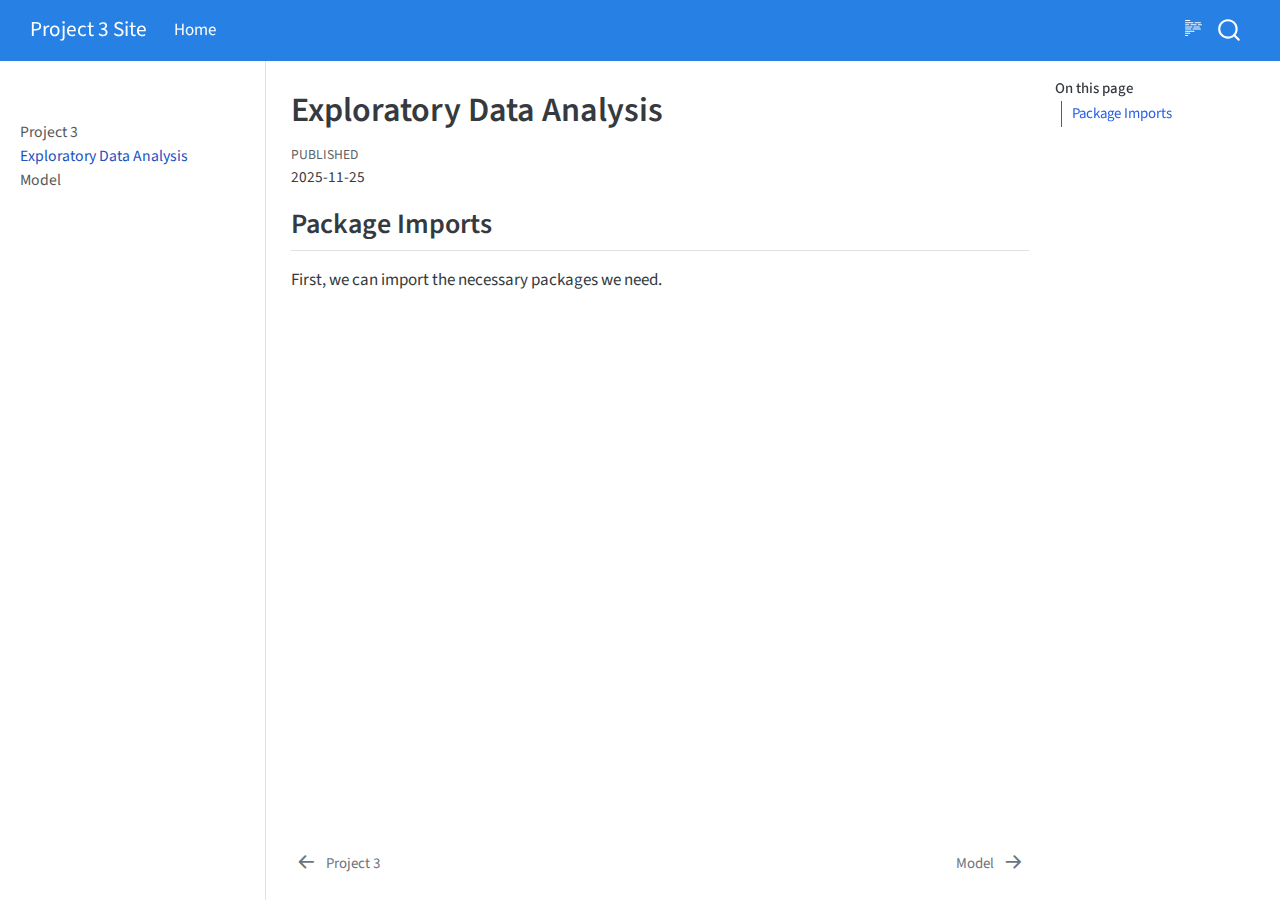
<file: docs/pages/EDA.html>
<!DOCTYPE html>
<html xmlns="http://www.w3.org/1999/xhtml" lang="en" xml:lang="en"><head>

<meta charset="utf-8">
<meta name="generator" content="quarto-1.7.32">

<meta name="viewport" content="width=device-width, initial-scale=1.0, user-scalable=yes">

<meta name="dcterms.date" content="2025-11-25">

<title>Exploratory Data Analysis – Project 3 Site</title>
<style>
code{white-space: pre-wrap;}
span.smallcaps{font-variant: small-caps;}
div.columns{display: flex; gap: min(4vw, 1.5em);}
div.column{flex: auto; overflow-x: auto;}
div.hanging-indent{margin-left: 1.5em; text-indent: -1.5em;}
ul.task-list{list-style: none;}
ul.task-list li input[type="checkbox"] {
  width: 0.8em;
  margin: 0 0.8em 0.2em -1em; /* quarto-specific, see https://github.com/quarto-dev/quarto-cli/issues/4556 */ 
  vertical-align: middle;
}
</style>


<script src="../site_libs/quarto-nav/quarto-nav.js"></script>
<script src="../site_libs/quarto-nav/headroom.min.js"></script>
<script src="../site_libs/clipboard/clipboard.min.js"></script>
<script src="../site_libs/quarto-search/autocomplete.umd.js"></script>
<script src="../site_libs/quarto-search/fuse.min.js"></script>
<script src="../site_libs/quarto-search/quarto-search.js"></script>
<meta name="quarto:offset" content="../">
<link href="../pages/Model.html" rel="next">
<link href="../index.html" rel="prev">
<script src="../site_libs/quarto-html/quarto.js" type="module"></script>
<script src="../site_libs/quarto-html/tabsets/tabsets.js" type="module"></script>
<script src="../site_libs/quarto-html/popper.min.js"></script>
<script src="../site_libs/quarto-html/tippy.umd.min.js"></script>
<script src="../site_libs/quarto-html/anchor.min.js"></script>
<link href="../site_libs/quarto-html/tippy.css" rel="stylesheet">
<link href="../site_libs/quarto-html/quarto-syntax-highlighting-37eea08aefeeee20ff55810ff984fec1.css" rel="stylesheet" id="quarto-text-highlighting-styles">
<script src="../site_libs/bootstrap/bootstrap.min.js"></script>
<link href="../site_libs/bootstrap/bootstrap-icons.css" rel="stylesheet">
<link href="../site_libs/bootstrap/bootstrap-9813b20eb36b3e0cf6c30709848dd89f.min.css" rel="stylesheet" append-hash="true" id="quarto-bootstrap" data-mode="light">
<script id="quarto-search-options" type="application/json">{
  "location": "navbar",
  "copy-button": false,
  "collapse-after": 3,
  "panel-placement": "end",
  "type": "overlay",
  "limit": 50,
  "keyboard-shortcut": [
    "f",
    "/",
    "s"
  ],
  "show-item-context": false,
  "language": {
    "search-no-results-text": "No results",
    "search-matching-documents-text": "matching documents",
    "search-copy-link-title": "Copy link to search",
    "search-hide-matches-text": "Hide additional matches",
    "search-more-match-text": "more match in this document",
    "search-more-matches-text": "more matches in this document",
    "search-clear-button-title": "Clear",
    "search-text-placeholder": "",
    "search-detached-cancel-button-title": "Cancel",
    "search-submit-button-title": "Submit",
    "search-label": "Search"
  }
}</script>


<link rel="stylesheet" href="../styles.css">
</head>

<body class="nav-sidebar docked nav-fixed quarto-light">

<div id="quarto-search-results"></div>
  <header id="quarto-header" class="headroom fixed-top">
    <nav class="navbar navbar-expand-lg " data-bs-theme="dark">
      <div class="navbar-container container-fluid">
      <div class="navbar-brand-container mx-auto">
    <a class="navbar-brand" href="../index.html">
    <span class="navbar-title">Project 3 Site</span>
    </a>
  </div>
            <div id="quarto-search" class="" title="Search"></div>
          <button class="navbar-toggler" type="button" data-bs-toggle="collapse" data-bs-target="#navbarCollapse" aria-controls="navbarCollapse" role="menu" aria-expanded="false" aria-label="Toggle navigation" onclick="if (window.quartoToggleHeadroom) { window.quartoToggleHeadroom(); }">
  <span class="navbar-toggler-icon"></span>
</button>
          <div class="collapse navbar-collapse" id="navbarCollapse">
            <ul class="navbar-nav navbar-nav-scroll me-auto">
  <li class="nav-item">
    <a class="nav-link active" href="../index.html" aria-current="page"> 
<span class="menu-text">Home</span></a>
  </li>  
</ul>
          </div> <!-- /navcollapse -->
            <div class="quarto-navbar-tools">
  <a href="" class="quarto-reader-toggle quarto-navigation-tool px-1" onclick="window.quartoToggleReader(); return false;" title="Toggle reader mode">
  <div class="quarto-reader-toggle-btn">
  <i class="bi"></i>
  </div>
</a>
</div>
      </div> <!-- /container-fluid -->
    </nav>
  <nav class="quarto-secondary-nav">
    <div class="container-fluid d-flex">
      <button type="button" class="quarto-btn-toggle btn" data-bs-toggle="collapse" role="button" data-bs-target=".quarto-sidebar-collapse-item" aria-controls="quarto-sidebar" aria-expanded="false" aria-label="Toggle sidebar navigation" onclick="if (window.quartoToggleHeadroom) { window.quartoToggleHeadroom(); }">
        <i class="bi bi-layout-text-sidebar-reverse"></i>
      </button>
        <nav class="quarto-page-breadcrumbs" aria-label="breadcrumb"><ol class="breadcrumb"><li class="breadcrumb-item"><a href="../pages/EDA.html">Exploratory Data Analysis</a></li></ol></nav>
        <a class="flex-grow-1" role="navigation" data-bs-toggle="collapse" data-bs-target=".quarto-sidebar-collapse-item" aria-controls="quarto-sidebar" aria-expanded="false" aria-label="Toggle sidebar navigation" onclick="if (window.quartoToggleHeadroom) { window.quartoToggleHeadroom(); }">      
        </a>
      <button type="button" class="btn quarto-search-button" aria-label="Search" onclick="window.quartoOpenSearch();">
        <i class="bi bi-search"></i>
      </button>
    </div>
  </nav>
</header>
<!-- content -->
<div id="quarto-content" class="quarto-container page-columns page-rows-contents page-layout-article page-navbar">
<!-- sidebar -->
  <nav id="quarto-sidebar" class="sidebar collapse collapse-horizontal quarto-sidebar-collapse-item sidebar-navigation docked overflow-auto">
        <div class="mt-2 flex-shrink-0 align-items-center">
        <div class="sidebar-search">
        <div id="quarto-search" class="" title="Search"></div>
        </div>
        </div>
    <div class="sidebar-menu-container"> 
    <ul class="list-unstyled mt-1">
        <li class="sidebar-item">
  <div class="sidebar-item-container"> 
  <a href="../index.html" class="sidebar-item-text sidebar-link">
 <span class="menu-text">Project 3</span></a>
  </div>
</li>
        <li class="sidebar-item">
  <div class="sidebar-item-container"> 
  <a href="../pages/EDA.html" class="sidebar-item-text sidebar-link active">
 <span class="menu-text">Exploratory Data Analysis</span></a>
  </div>
</li>
        <li class="sidebar-item">
  <div class="sidebar-item-container"> 
  <a href="../pages/Model.html" class="sidebar-item-text sidebar-link">
 <span class="menu-text">Model</span></a>
  </div>
</li>
    </ul>
    </div>
</nav>
<div id="quarto-sidebar-glass" class="quarto-sidebar-collapse-item" data-bs-toggle="collapse" data-bs-target=".quarto-sidebar-collapse-item"></div>
<!-- margin-sidebar -->
    <div id="quarto-margin-sidebar" class="sidebar margin-sidebar">
        <nav id="TOC" role="doc-toc" class="toc-active">
    <h2 id="toc-title">On this page</h2>
   
  <ul>
  <li><a href="#package-imports" id="toc-package-imports" class="nav-link active" data-scroll-target="#package-imports">Package Imports</a></li>
  </ul>
</nav>
    </div>
<!-- main -->
<main class="content" id="quarto-document-content">

<header id="title-block-header" class="quarto-title-block default">
<div class="quarto-title">
<h1 class="title">Exploratory Data Analysis</h1>
</div>



<div class="quarto-title-meta">

    
    <div>
    <div class="quarto-title-meta-heading">Published</div>
    <div class="quarto-title-meta-contents">
      <p class="date">2025-11-25</p>
    </div>
  </div>
  
    
  </div>
  


</header>


<section id="package-imports" class="level2">
<h2 class="anchored" data-anchor-id="package-imports">Package Imports</h2>
<p>First, we can import the necessary packages we need.</p>


</section>

</main> <!-- /main -->
<script id="quarto-html-after-body" type="application/javascript">
  window.document.addEventListener("DOMContentLoaded", function (event) {
    const icon = "";
    const anchorJS = new window.AnchorJS();
    anchorJS.options = {
      placement: 'right',
      icon: icon
    };
    anchorJS.add('.anchored');
    const isCodeAnnotation = (el) => {
      for (const clz of el.classList) {
        if (clz.startsWith('code-annotation-')) {                     
          return true;
        }
      }
      return false;
    }
    const onCopySuccess = function(e) {
      // button target
      const button = e.trigger;
      // don't keep focus
      button.blur();
      // flash "checked"
      button.classList.add('code-copy-button-checked');
      var currentTitle = button.getAttribute("title");
      button.setAttribute("title", "Copied!");
      let tooltip;
      if (window.bootstrap) {
        button.setAttribute("data-bs-toggle", "tooltip");
        button.setAttribute("data-bs-placement", "left");
        button.setAttribute("data-bs-title", "Copied!");
        tooltip = new bootstrap.Tooltip(button, 
          { trigger: "manual", 
            customClass: "code-copy-button-tooltip",
            offset: [0, -8]});
        tooltip.show();    
      }
      setTimeout(function() {
        if (tooltip) {
          tooltip.hide();
          button.removeAttribute("data-bs-title");
          button.removeAttribute("data-bs-toggle");
          button.removeAttribute("data-bs-placement");
        }
        button.setAttribute("title", currentTitle);
        button.classList.remove('code-copy-button-checked');
      }, 1000);
      // clear code selection
      e.clearSelection();
    }
    const getTextToCopy = function(trigger) {
        const codeEl = trigger.previousElementSibling.cloneNode(true);
        for (const childEl of codeEl.children) {
          if (isCodeAnnotation(childEl)) {
            childEl.remove();
          }
        }
        return codeEl.innerText;
    }
    const clipboard = new window.ClipboardJS('.code-copy-button:not([data-in-quarto-modal])', {
      text: getTextToCopy
    });
    clipboard.on('success', onCopySuccess);
    if (window.document.getElementById('quarto-embedded-source-code-modal')) {
      const clipboardModal = new window.ClipboardJS('.code-copy-button[data-in-quarto-modal]', {
        text: getTextToCopy,
        container: window.document.getElementById('quarto-embedded-source-code-modal')
      });
      clipboardModal.on('success', onCopySuccess);
    }
      var localhostRegex = new RegExp(/^(?:http|https):\/\/localhost\:?[0-9]*\//);
      var mailtoRegex = new RegExp(/^mailto:/);
        var filterRegex = new RegExp("https:\/\/t-creech\.github\.io\/ST558-Project3\/");
      var isInternal = (href) => {
          return filterRegex.test(href) || localhostRegex.test(href) || mailtoRegex.test(href);
      }
      // Inspect non-navigation links and adorn them if external
     var links = window.document.querySelectorAll('a[href]:not(.nav-link):not(.navbar-brand):not(.toc-action):not(.sidebar-link):not(.sidebar-item-toggle):not(.pagination-link):not(.no-external):not([aria-hidden]):not(.dropdown-item):not(.quarto-navigation-tool):not(.about-link)');
      for (var i=0; i<links.length; i++) {
        const link = links[i];
        if (!isInternal(link.href)) {
          // undo the damage that might have been done by quarto-nav.js in the case of
          // links that we want to consider external
          if (link.dataset.originalHref !== undefined) {
            link.href = link.dataset.originalHref;
          }
        }
      }
    function tippyHover(el, contentFn, onTriggerFn, onUntriggerFn) {
      const config = {
        allowHTML: true,
        maxWidth: 500,
        delay: 100,
        arrow: false,
        appendTo: function(el) {
            return el.parentElement;
        },
        interactive: true,
        interactiveBorder: 10,
        theme: 'quarto',
        placement: 'bottom-start',
      };
      if (contentFn) {
        config.content = contentFn;
      }
      if (onTriggerFn) {
        config.onTrigger = onTriggerFn;
      }
      if (onUntriggerFn) {
        config.onUntrigger = onUntriggerFn;
      }
      window.tippy(el, config); 
    }
    const noterefs = window.document.querySelectorAll('a[role="doc-noteref"]');
    for (var i=0; i<noterefs.length; i++) {
      const ref = noterefs[i];
      tippyHover(ref, function() {
        // use id or data attribute instead here
        let href = ref.getAttribute('data-footnote-href') || ref.getAttribute('href');
        try { href = new URL(href).hash; } catch {}
        const id = href.replace(/^#\/?/, "");
        const note = window.document.getElementById(id);
        if (note) {
          return note.innerHTML;
        } else {
          return "";
        }
      });
    }
    const xrefs = window.document.querySelectorAll('a.quarto-xref');
    const processXRef = (id, note) => {
      // Strip column container classes
      const stripColumnClz = (el) => {
        el.classList.remove("page-full", "page-columns");
        if (el.children) {
          for (const child of el.children) {
            stripColumnClz(child);
          }
        }
      }
      stripColumnClz(note)
      if (id === null || id.startsWith('sec-')) {
        // Special case sections, only their first couple elements
        const container = document.createElement("div");
        if (note.children && note.children.length > 2) {
          container.appendChild(note.children[0].cloneNode(true));
          for (let i = 1; i < note.children.length; i++) {
            const child = note.children[i];
            if (child.tagName === "P" && child.innerText === "") {
              continue;
            } else {
              container.appendChild(child.cloneNode(true));
              break;
            }
          }
          if (window.Quarto?.typesetMath) {
            window.Quarto.typesetMath(container);
          }
          return container.innerHTML
        } else {
          if (window.Quarto?.typesetMath) {
            window.Quarto.typesetMath(note);
          }
          return note.innerHTML;
        }
      } else {
        // Remove any anchor links if they are present
        const anchorLink = note.querySelector('a.anchorjs-link');
        if (anchorLink) {
          anchorLink.remove();
        }
        if (window.Quarto?.typesetMath) {
          window.Quarto.typesetMath(note);
        }
        if (note.classList.contains("callout")) {
          return note.outerHTML;
        } else {
          return note.innerHTML;
        }
      }
    }
    for (var i=0; i<xrefs.length; i++) {
      const xref = xrefs[i];
      tippyHover(xref, undefined, function(instance) {
        instance.disable();
        let url = xref.getAttribute('href');
        let hash = undefined; 
        if (url.startsWith('#')) {
          hash = url;
        } else {
          try { hash = new URL(url).hash; } catch {}
        }
        if (hash) {
          const id = hash.replace(/^#\/?/, "");
          const note = window.document.getElementById(id);
          if (note !== null) {
            try {
              const html = processXRef(id, note.cloneNode(true));
              instance.setContent(html);
            } finally {
              instance.enable();
              instance.show();
            }
          } else {
            // See if we can fetch this
            fetch(url.split('#')[0])
            .then(res => res.text())
            .then(html => {
              const parser = new DOMParser();
              const htmlDoc = parser.parseFromString(html, "text/html");
              const note = htmlDoc.getElementById(id);
              if (note !== null) {
                const html = processXRef(id, note);
                instance.setContent(html);
              } 
            }).finally(() => {
              instance.enable();
              instance.show();
            });
          }
        } else {
          // See if we can fetch a full url (with no hash to target)
          // This is a special case and we should probably do some content thinning / targeting
          fetch(url)
          .then(res => res.text())
          .then(html => {
            const parser = new DOMParser();
            const htmlDoc = parser.parseFromString(html, "text/html");
            const note = htmlDoc.querySelector('main.content');
            if (note !== null) {
              // This should only happen for chapter cross references
              // (since there is no id in the URL)
              // remove the first header
              if (note.children.length > 0 && note.children[0].tagName === "HEADER") {
                note.children[0].remove();
              }
              const html = processXRef(null, note);
              instance.setContent(html);
            } 
          }).finally(() => {
            instance.enable();
            instance.show();
          });
        }
      }, function(instance) {
      });
    }
        let selectedAnnoteEl;
        const selectorForAnnotation = ( cell, annotation) => {
          let cellAttr = 'data-code-cell="' + cell + '"';
          let lineAttr = 'data-code-annotation="' +  annotation + '"';
          const selector = 'span[' + cellAttr + '][' + lineAttr + ']';
          return selector;
        }
        const selectCodeLines = (annoteEl) => {
          const doc = window.document;
          const targetCell = annoteEl.getAttribute("data-target-cell");
          const targetAnnotation = annoteEl.getAttribute("data-target-annotation");
          const annoteSpan = window.document.querySelector(selectorForAnnotation(targetCell, targetAnnotation));
          const lines = annoteSpan.getAttribute("data-code-lines").split(",");
          const lineIds = lines.map((line) => {
            return targetCell + "-" + line;
          })
          let top = null;
          let height = null;
          let parent = null;
          if (lineIds.length > 0) {
              //compute the position of the single el (top and bottom and make a div)
              const el = window.document.getElementById(lineIds[0]);
              top = el.offsetTop;
              height = el.offsetHeight;
              parent = el.parentElement.parentElement;
            if (lineIds.length > 1) {
              const lastEl = window.document.getElementById(lineIds[lineIds.length - 1]);
              const bottom = lastEl.offsetTop + lastEl.offsetHeight;
              height = bottom - top;
            }
            if (top !== null && height !== null && parent !== null) {
              // cook up a div (if necessary) and position it 
              let div = window.document.getElementById("code-annotation-line-highlight");
              if (div === null) {
                div = window.document.createElement("div");
                div.setAttribute("id", "code-annotation-line-highlight");
                div.style.position = 'absolute';
                parent.appendChild(div);
              }
              div.style.top = top - 2 + "px";
              div.style.height = height + 4 + "px";
              div.style.left = 0;
              let gutterDiv = window.document.getElementById("code-annotation-line-highlight-gutter");
              if (gutterDiv === null) {
                gutterDiv = window.document.createElement("div");
                gutterDiv.setAttribute("id", "code-annotation-line-highlight-gutter");
                gutterDiv.style.position = 'absolute';
                const codeCell = window.document.getElementById(targetCell);
                const gutter = codeCell.querySelector('.code-annotation-gutter');
                gutter.appendChild(gutterDiv);
              }
              gutterDiv.style.top = top - 2 + "px";
              gutterDiv.style.height = height + 4 + "px";
            }
            selectedAnnoteEl = annoteEl;
          }
        };
        const unselectCodeLines = () => {
          const elementsIds = ["code-annotation-line-highlight", "code-annotation-line-highlight-gutter"];
          elementsIds.forEach((elId) => {
            const div = window.document.getElementById(elId);
            if (div) {
              div.remove();
            }
          });
          selectedAnnoteEl = undefined;
        };
          // Handle positioning of the toggle
      window.addEventListener(
        "resize",
        throttle(() => {
          elRect = undefined;
          if (selectedAnnoteEl) {
            selectCodeLines(selectedAnnoteEl);
          }
        }, 10)
      );
      function throttle(fn, ms) {
      let throttle = false;
      let timer;
        return (...args) => {
          if(!throttle) { // first call gets through
              fn.apply(this, args);
              throttle = true;
          } else { // all the others get throttled
              if(timer) clearTimeout(timer); // cancel #2
              timer = setTimeout(() => {
                fn.apply(this, args);
                timer = throttle = false;
              }, ms);
          }
        };
      }
        // Attach click handler to the DT
        const annoteDls = window.document.querySelectorAll('dt[data-target-cell]');
        for (const annoteDlNode of annoteDls) {
          annoteDlNode.addEventListener('click', (event) => {
            const clickedEl = event.target;
            if (clickedEl !== selectedAnnoteEl) {
              unselectCodeLines();
              const activeEl = window.document.querySelector('dt[data-target-cell].code-annotation-active');
              if (activeEl) {
                activeEl.classList.remove('code-annotation-active');
              }
              selectCodeLines(clickedEl);
              clickedEl.classList.add('code-annotation-active');
            } else {
              // Unselect the line
              unselectCodeLines();
              clickedEl.classList.remove('code-annotation-active');
            }
          });
        }
    const findCites = (el) => {
      const parentEl = el.parentElement;
      if (parentEl) {
        const cites = parentEl.dataset.cites;
        if (cites) {
          return {
            el,
            cites: cites.split(' ')
          };
        } else {
          return findCites(el.parentElement)
        }
      } else {
        return undefined;
      }
    };
    var bibliorefs = window.document.querySelectorAll('a[role="doc-biblioref"]');
    for (var i=0; i<bibliorefs.length; i++) {
      const ref = bibliorefs[i];
      const citeInfo = findCites(ref);
      if (citeInfo) {
        tippyHover(citeInfo.el, function() {
          var popup = window.document.createElement('div');
          citeInfo.cites.forEach(function(cite) {
            var citeDiv = window.document.createElement('div');
            citeDiv.classList.add('hanging-indent');
            citeDiv.classList.add('csl-entry');
            var biblioDiv = window.document.getElementById('ref-' + cite);
            if (biblioDiv) {
              citeDiv.innerHTML = biblioDiv.innerHTML;
            }
            popup.appendChild(citeDiv);
          });
          return popup.innerHTML;
        });
      }
    }
  });
  </script>
<nav class="page-navigation">
  <div class="nav-page nav-page-previous">
      <a href="../index.html" class="pagination-link" aria-label="Project 3">
        <i class="bi bi-arrow-left-short"></i> <span class="nav-page-text">Project 3</span>
      </a>          
  </div>
  <div class="nav-page nav-page-next">
      <a href="../pages/Model.html" class="pagination-link" aria-label="Model">
        <span class="nav-page-text">Model</span> <i class="bi bi-arrow-right-short"></i>
      </a>
  </div>
</nav>
</div> <!-- /content -->




</body></html>
</file>
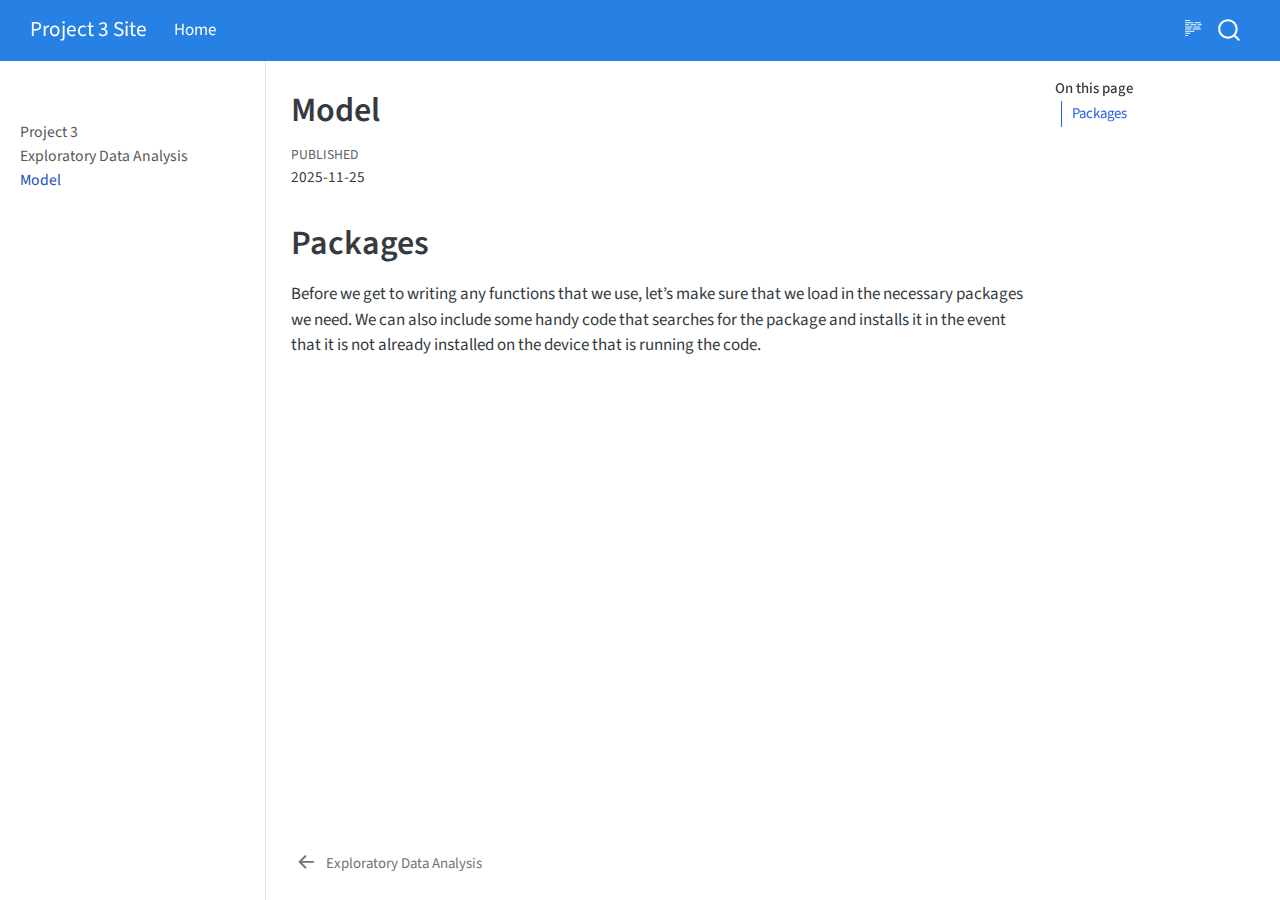
<file: docs/pages/Model.html>
<!DOCTYPE html>
<html xmlns="http://www.w3.org/1999/xhtml" lang="en" xml:lang="en"><head>

<meta charset="utf-8">
<meta name="generator" content="quarto-1.7.32">

<meta name="viewport" content="width=device-width, initial-scale=1.0, user-scalable=yes">

<meta name="dcterms.date" content="2025-11-25">

<title>Model – Project 3 Site</title>
<style>
code{white-space: pre-wrap;}
span.smallcaps{font-variant: small-caps;}
div.columns{display: flex; gap: min(4vw, 1.5em);}
div.column{flex: auto; overflow-x: auto;}
div.hanging-indent{margin-left: 1.5em; text-indent: -1.5em;}
ul.task-list{list-style: none;}
ul.task-list li input[type="checkbox"] {
  width: 0.8em;
  margin: 0 0.8em 0.2em -1em; /* quarto-specific, see https://github.com/quarto-dev/quarto-cli/issues/4556 */ 
  vertical-align: middle;
}
</style>


<script src="../site_libs/quarto-nav/quarto-nav.js"></script>
<script src="../site_libs/quarto-nav/headroom.min.js"></script>
<script src="../site_libs/clipboard/clipboard.min.js"></script>
<script src="../site_libs/quarto-search/autocomplete.umd.js"></script>
<script src="../site_libs/quarto-search/fuse.min.js"></script>
<script src="../site_libs/quarto-search/quarto-search.js"></script>
<meta name="quarto:offset" content="../">
<link href="../pages/EDA.html" rel="prev">
<script src="../site_libs/quarto-html/quarto.js" type="module"></script>
<script src="../site_libs/quarto-html/tabsets/tabsets.js" type="module"></script>
<script src="../site_libs/quarto-html/popper.min.js"></script>
<script src="../site_libs/quarto-html/tippy.umd.min.js"></script>
<script src="../site_libs/quarto-html/anchor.min.js"></script>
<link href="../site_libs/quarto-html/tippy.css" rel="stylesheet">
<link href="../site_libs/quarto-html/quarto-syntax-highlighting-37eea08aefeeee20ff55810ff984fec1.css" rel="stylesheet" id="quarto-text-highlighting-styles">
<script src="../site_libs/bootstrap/bootstrap.min.js"></script>
<link href="../site_libs/bootstrap/bootstrap-icons.css" rel="stylesheet">
<link href="../site_libs/bootstrap/bootstrap-9813b20eb36b3e0cf6c30709848dd89f.min.css" rel="stylesheet" append-hash="true" id="quarto-bootstrap" data-mode="light">
<script id="quarto-search-options" type="application/json">{
  "location": "navbar",
  "copy-button": false,
  "collapse-after": 3,
  "panel-placement": "end",
  "type": "overlay",
  "limit": 50,
  "keyboard-shortcut": [
    "f",
    "/",
    "s"
  ],
  "show-item-context": false,
  "language": {
    "search-no-results-text": "No results",
    "search-matching-documents-text": "matching documents",
    "search-copy-link-title": "Copy link to search",
    "search-hide-matches-text": "Hide additional matches",
    "search-more-match-text": "more match in this document",
    "search-more-matches-text": "more matches in this document",
    "search-clear-button-title": "Clear",
    "search-text-placeholder": "",
    "search-detached-cancel-button-title": "Cancel",
    "search-submit-button-title": "Submit",
    "search-label": "Search"
  }
}</script>


<link rel="stylesheet" href="../styles.css">
</head>

<body class="nav-sidebar docked nav-fixed quarto-light">

<div id="quarto-search-results"></div>
  <header id="quarto-header" class="headroom fixed-top">
    <nav class="navbar navbar-expand-lg " data-bs-theme="dark">
      <div class="navbar-container container-fluid">
      <div class="navbar-brand-container mx-auto">
    <a class="navbar-brand" href="../index.html">
    <span class="navbar-title">Project 3 Site</span>
    </a>
  </div>
            <div id="quarto-search" class="" title="Search"></div>
          <button class="navbar-toggler" type="button" data-bs-toggle="collapse" data-bs-target="#navbarCollapse" aria-controls="navbarCollapse" role="menu" aria-expanded="false" aria-label="Toggle navigation" onclick="if (window.quartoToggleHeadroom) { window.quartoToggleHeadroom(); }">
  <span class="navbar-toggler-icon"></span>
</button>
          <div class="collapse navbar-collapse" id="navbarCollapse">
            <ul class="navbar-nav navbar-nav-scroll me-auto">
  <li class="nav-item">
    <a class="nav-link active" href="../index.html" aria-current="page"> 
<span class="menu-text">Home</span></a>
  </li>  
</ul>
          </div> <!-- /navcollapse -->
            <div class="quarto-navbar-tools">
  <a href="" class="quarto-reader-toggle quarto-navigation-tool px-1" onclick="window.quartoToggleReader(); return false;" title="Toggle reader mode">
  <div class="quarto-reader-toggle-btn">
  <i class="bi"></i>
  </div>
</a>
</div>
      </div> <!-- /container-fluid -->
    </nav>
  <nav class="quarto-secondary-nav">
    <div class="container-fluid d-flex">
      <button type="button" class="quarto-btn-toggle btn" data-bs-toggle="collapse" role="button" data-bs-target=".quarto-sidebar-collapse-item" aria-controls="quarto-sidebar" aria-expanded="false" aria-label="Toggle sidebar navigation" onclick="if (window.quartoToggleHeadroom) { window.quartoToggleHeadroom(); }">
        <i class="bi bi-layout-text-sidebar-reverse"></i>
      </button>
        <nav class="quarto-page-breadcrumbs" aria-label="breadcrumb"><ol class="breadcrumb"><li class="breadcrumb-item"><a href="../pages/Model.html">Model</a></li></ol></nav>
        <a class="flex-grow-1" role="navigation" data-bs-toggle="collapse" data-bs-target=".quarto-sidebar-collapse-item" aria-controls="quarto-sidebar" aria-expanded="false" aria-label="Toggle sidebar navigation" onclick="if (window.quartoToggleHeadroom) { window.quartoToggleHeadroom(); }">      
        </a>
      <button type="button" class="btn quarto-search-button" aria-label="Search" onclick="window.quartoOpenSearch();">
        <i class="bi bi-search"></i>
      </button>
    </div>
  </nav>
</header>
<!-- content -->
<div id="quarto-content" class="quarto-container page-columns page-rows-contents page-layout-article page-navbar">
<!-- sidebar -->
  <nav id="quarto-sidebar" class="sidebar collapse collapse-horizontal quarto-sidebar-collapse-item sidebar-navigation docked overflow-auto">
        <div class="mt-2 flex-shrink-0 align-items-center">
        <div class="sidebar-search">
        <div id="quarto-search" class="" title="Search"></div>
        </div>
        </div>
    <div class="sidebar-menu-container"> 
    <ul class="list-unstyled mt-1">
        <li class="sidebar-item">
  <div class="sidebar-item-container"> 
  <a href="../index.html" class="sidebar-item-text sidebar-link">
 <span class="menu-text">Project 3</span></a>
  </div>
</li>
        <li class="sidebar-item">
  <div class="sidebar-item-container"> 
  <a href="../pages/EDA.html" class="sidebar-item-text sidebar-link">
 <span class="menu-text">Exploratory Data Analysis</span></a>
  </div>
</li>
        <li class="sidebar-item">
  <div class="sidebar-item-container"> 
  <a href="../pages/Model.html" class="sidebar-item-text sidebar-link active">
 <span class="menu-text">Model</span></a>
  </div>
</li>
    </ul>
    </div>
</nav>
<div id="quarto-sidebar-glass" class="quarto-sidebar-collapse-item" data-bs-toggle="collapse" data-bs-target=".quarto-sidebar-collapse-item"></div>
<!-- margin-sidebar -->
    <div id="quarto-margin-sidebar" class="sidebar margin-sidebar">
        <nav id="TOC" role="doc-toc" class="toc-active">
    <h2 id="toc-title">On this page</h2>
   
  <ul>
  <li><a href="#packages" id="toc-packages" class="nav-link active" data-scroll-target="#packages">Packages</a></li>
  </ul>
</nav>
    </div>
<!-- main -->
<main class="content" id="quarto-document-content">

<header id="title-block-header" class="quarto-title-block default">
<div class="quarto-title">
<h1 class="title">Model</h1>
</div>



<div class="quarto-title-meta">

    
    <div>
    <div class="quarto-title-meta-heading">Published</div>
    <div class="quarto-title-meta-contents">
      <p class="date">2025-11-25</p>
    </div>
  </div>
  
    
  </div>
  


</header>


<section id="packages" class="level1">
<h1>Packages</h1>
<p>Before we get to writing any functions that we use, let’s make sure that we load in the necessary packages we need. We can also include some handy code that searches for the package and installs it in the event that it is not already installed on the device that is running the code.</p>


</section>

</main> <!-- /main -->
<script id="quarto-html-after-body" type="application/javascript">
  window.document.addEventListener("DOMContentLoaded", function (event) {
    const icon = "";
    const anchorJS = new window.AnchorJS();
    anchorJS.options = {
      placement: 'right',
      icon: icon
    };
    anchorJS.add('.anchored');
    const isCodeAnnotation = (el) => {
      for (const clz of el.classList) {
        if (clz.startsWith('code-annotation-')) {                     
          return true;
        }
      }
      return false;
    }
    const onCopySuccess = function(e) {
      // button target
      const button = e.trigger;
      // don't keep focus
      button.blur();
      // flash "checked"
      button.classList.add('code-copy-button-checked');
      var currentTitle = button.getAttribute("title");
      button.setAttribute("title", "Copied!");
      let tooltip;
      if (window.bootstrap) {
        button.setAttribute("data-bs-toggle", "tooltip");
        button.setAttribute("data-bs-placement", "left");
        button.setAttribute("data-bs-title", "Copied!");
        tooltip = new bootstrap.Tooltip(button, 
          { trigger: "manual", 
            customClass: "code-copy-button-tooltip",
            offset: [0, -8]});
        tooltip.show();    
      }
      setTimeout(function() {
        if (tooltip) {
          tooltip.hide();
          button.removeAttribute("data-bs-title");
          button.removeAttribute("data-bs-toggle");
          button.removeAttribute("data-bs-placement");
        }
        button.setAttribute("title", currentTitle);
        button.classList.remove('code-copy-button-checked');
      }, 1000);
      // clear code selection
      e.clearSelection();
    }
    const getTextToCopy = function(trigger) {
        const codeEl = trigger.previousElementSibling.cloneNode(true);
        for (const childEl of codeEl.children) {
          if (isCodeAnnotation(childEl)) {
            childEl.remove();
          }
        }
        return codeEl.innerText;
    }
    const clipboard = new window.ClipboardJS('.code-copy-button:not([data-in-quarto-modal])', {
      text: getTextToCopy
    });
    clipboard.on('success', onCopySuccess);
    if (window.document.getElementById('quarto-embedded-source-code-modal')) {
      const clipboardModal = new window.ClipboardJS('.code-copy-button[data-in-quarto-modal]', {
        text: getTextToCopy,
        container: window.document.getElementById('quarto-embedded-source-code-modal')
      });
      clipboardModal.on('success', onCopySuccess);
    }
      var localhostRegex = new RegExp(/^(?:http|https):\/\/localhost\:?[0-9]*\//);
      var mailtoRegex = new RegExp(/^mailto:/);
        var filterRegex = new RegExp("https:\/\/t-creech\.github\.io\/ST558-Project3\/");
      var isInternal = (href) => {
          return filterRegex.test(href) || localhostRegex.test(href) || mailtoRegex.test(href);
      }
      // Inspect non-navigation links and adorn them if external
     var links = window.document.querySelectorAll('a[href]:not(.nav-link):not(.navbar-brand):not(.toc-action):not(.sidebar-link):not(.sidebar-item-toggle):not(.pagination-link):not(.no-external):not([aria-hidden]):not(.dropdown-item):not(.quarto-navigation-tool):not(.about-link)');
      for (var i=0; i<links.length; i++) {
        const link = links[i];
        if (!isInternal(link.href)) {
          // undo the damage that might have been done by quarto-nav.js in the case of
          // links that we want to consider external
          if (link.dataset.originalHref !== undefined) {
            link.href = link.dataset.originalHref;
          }
        }
      }
    function tippyHover(el, contentFn, onTriggerFn, onUntriggerFn) {
      const config = {
        allowHTML: true,
        maxWidth: 500,
        delay: 100,
        arrow: false,
        appendTo: function(el) {
            return el.parentElement;
        },
        interactive: true,
        interactiveBorder: 10,
        theme: 'quarto',
        placement: 'bottom-start',
      };
      if (contentFn) {
        config.content = contentFn;
      }
      if (onTriggerFn) {
        config.onTrigger = onTriggerFn;
      }
      if (onUntriggerFn) {
        config.onUntrigger = onUntriggerFn;
      }
      window.tippy(el, config); 
    }
    const noterefs = window.document.querySelectorAll('a[role="doc-noteref"]');
    for (var i=0; i<noterefs.length; i++) {
      const ref = noterefs[i];
      tippyHover(ref, function() {
        // use id or data attribute instead here
        let href = ref.getAttribute('data-footnote-href') || ref.getAttribute('href');
        try { href = new URL(href).hash; } catch {}
        const id = href.replace(/^#\/?/, "");
        const note = window.document.getElementById(id);
        if (note) {
          return note.innerHTML;
        } else {
          return "";
        }
      });
    }
    const xrefs = window.document.querySelectorAll('a.quarto-xref');
    const processXRef = (id, note) => {
      // Strip column container classes
      const stripColumnClz = (el) => {
        el.classList.remove("page-full", "page-columns");
        if (el.children) {
          for (const child of el.children) {
            stripColumnClz(child);
          }
        }
      }
      stripColumnClz(note)
      if (id === null || id.startsWith('sec-')) {
        // Special case sections, only their first couple elements
        const container = document.createElement("div");
        if (note.children && note.children.length > 2) {
          container.appendChild(note.children[0].cloneNode(true));
          for (let i = 1; i < note.children.length; i++) {
            const child = note.children[i];
            if (child.tagName === "P" && child.innerText === "") {
              continue;
            } else {
              container.appendChild(child.cloneNode(true));
              break;
            }
          }
          if (window.Quarto?.typesetMath) {
            window.Quarto.typesetMath(container);
          }
          return container.innerHTML
        } else {
          if (window.Quarto?.typesetMath) {
            window.Quarto.typesetMath(note);
          }
          return note.innerHTML;
        }
      } else {
        // Remove any anchor links if they are present
        const anchorLink = note.querySelector('a.anchorjs-link');
        if (anchorLink) {
          anchorLink.remove();
        }
        if (window.Quarto?.typesetMath) {
          window.Quarto.typesetMath(note);
        }
        if (note.classList.contains("callout")) {
          return note.outerHTML;
        } else {
          return note.innerHTML;
        }
      }
    }
    for (var i=0; i<xrefs.length; i++) {
      const xref = xrefs[i];
      tippyHover(xref, undefined, function(instance) {
        instance.disable();
        let url = xref.getAttribute('href');
        let hash = undefined; 
        if (url.startsWith('#')) {
          hash = url;
        } else {
          try { hash = new URL(url).hash; } catch {}
        }
        if (hash) {
          const id = hash.replace(/^#\/?/, "");
          const note = window.document.getElementById(id);
          if (note !== null) {
            try {
              const html = processXRef(id, note.cloneNode(true));
              instance.setContent(html);
            } finally {
              instance.enable();
              instance.show();
            }
          } else {
            // See if we can fetch this
            fetch(url.split('#')[0])
            .then(res => res.text())
            .then(html => {
              const parser = new DOMParser();
              const htmlDoc = parser.parseFromString(html, "text/html");
              const note = htmlDoc.getElementById(id);
              if (note !== null) {
                const html = processXRef(id, note);
                instance.setContent(html);
              } 
            }).finally(() => {
              instance.enable();
              instance.show();
            });
          }
        } else {
          // See if we can fetch a full url (with no hash to target)
          // This is a special case and we should probably do some content thinning / targeting
          fetch(url)
          .then(res => res.text())
          .then(html => {
            const parser = new DOMParser();
            const htmlDoc = parser.parseFromString(html, "text/html");
            const note = htmlDoc.querySelector('main.content');
            if (note !== null) {
              // This should only happen for chapter cross references
              // (since there is no id in the URL)
              // remove the first header
              if (note.children.length > 0 && note.children[0].tagName === "HEADER") {
                note.children[0].remove();
              }
              const html = processXRef(null, note);
              instance.setContent(html);
            } 
          }).finally(() => {
            instance.enable();
            instance.show();
          });
        }
      }, function(instance) {
      });
    }
        let selectedAnnoteEl;
        const selectorForAnnotation = ( cell, annotation) => {
          let cellAttr = 'data-code-cell="' + cell + '"';
          let lineAttr = 'data-code-annotation="' +  annotation + '"';
          const selector = 'span[' + cellAttr + '][' + lineAttr + ']';
          return selector;
        }
        const selectCodeLines = (annoteEl) => {
          const doc = window.document;
          const targetCell = annoteEl.getAttribute("data-target-cell");
          const targetAnnotation = annoteEl.getAttribute("data-target-annotation");
          const annoteSpan = window.document.querySelector(selectorForAnnotation(targetCell, targetAnnotation));
          const lines = annoteSpan.getAttribute("data-code-lines").split(",");
          const lineIds = lines.map((line) => {
            return targetCell + "-" + line;
          })
          let top = null;
          let height = null;
          let parent = null;
          if (lineIds.length > 0) {
              //compute the position of the single el (top and bottom and make a div)
              const el = window.document.getElementById(lineIds[0]);
              top = el.offsetTop;
              height = el.offsetHeight;
              parent = el.parentElement.parentElement;
            if (lineIds.length > 1) {
              const lastEl = window.document.getElementById(lineIds[lineIds.length - 1]);
              const bottom = lastEl.offsetTop + lastEl.offsetHeight;
              height = bottom - top;
            }
            if (top !== null && height !== null && parent !== null) {
              // cook up a div (if necessary) and position it 
              let div = window.document.getElementById("code-annotation-line-highlight");
              if (div === null) {
                div = window.document.createElement("div");
                div.setAttribute("id", "code-annotation-line-highlight");
                div.style.position = 'absolute';
                parent.appendChild(div);
              }
              div.style.top = top - 2 + "px";
              div.style.height = height + 4 + "px";
              div.style.left = 0;
              let gutterDiv = window.document.getElementById("code-annotation-line-highlight-gutter");
              if (gutterDiv === null) {
                gutterDiv = window.document.createElement("div");
                gutterDiv.setAttribute("id", "code-annotation-line-highlight-gutter");
                gutterDiv.style.position = 'absolute';
                const codeCell = window.document.getElementById(targetCell);
                const gutter = codeCell.querySelector('.code-annotation-gutter');
                gutter.appendChild(gutterDiv);
              }
              gutterDiv.style.top = top - 2 + "px";
              gutterDiv.style.height = height + 4 + "px";
            }
            selectedAnnoteEl = annoteEl;
          }
        };
        const unselectCodeLines = () => {
          const elementsIds = ["code-annotation-line-highlight", "code-annotation-line-highlight-gutter"];
          elementsIds.forEach((elId) => {
            const div = window.document.getElementById(elId);
            if (div) {
              div.remove();
            }
          });
          selectedAnnoteEl = undefined;
        };
          // Handle positioning of the toggle
      window.addEventListener(
        "resize",
        throttle(() => {
          elRect = undefined;
          if (selectedAnnoteEl) {
            selectCodeLines(selectedAnnoteEl);
          }
        }, 10)
      );
      function throttle(fn, ms) {
      let throttle = false;
      let timer;
        return (...args) => {
          if(!throttle) { // first call gets through
              fn.apply(this, args);
              throttle = true;
          } else { // all the others get throttled
              if(timer) clearTimeout(timer); // cancel #2
              timer = setTimeout(() => {
                fn.apply(this, args);
                timer = throttle = false;
              }, ms);
          }
        };
      }
        // Attach click handler to the DT
        const annoteDls = window.document.querySelectorAll('dt[data-target-cell]');
        for (const annoteDlNode of annoteDls) {
          annoteDlNode.addEventListener('click', (event) => {
            const clickedEl = event.target;
            if (clickedEl !== selectedAnnoteEl) {
              unselectCodeLines();
              const activeEl = window.document.querySelector('dt[data-target-cell].code-annotation-active');
              if (activeEl) {
                activeEl.classList.remove('code-annotation-active');
              }
              selectCodeLines(clickedEl);
              clickedEl.classList.add('code-annotation-active');
            } else {
              // Unselect the line
              unselectCodeLines();
              clickedEl.classList.remove('code-annotation-active');
            }
          });
        }
    const findCites = (el) => {
      const parentEl = el.parentElement;
      if (parentEl) {
        const cites = parentEl.dataset.cites;
        if (cites) {
          return {
            el,
            cites: cites.split(' ')
          };
        } else {
          return findCites(el.parentElement)
        }
      } else {
        return undefined;
      }
    };
    var bibliorefs = window.document.querySelectorAll('a[role="doc-biblioref"]');
    for (var i=0; i<bibliorefs.length; i++) {
      const ref = bibliorefs[i];
      const citeInfo = findCites(ref);
      if (citeInfo) {
        tippyHover(citeInfo.el, function() {
          var popup = window.document.createElement('div');
          citeInfo.cites.forEach(function(cite) {
            var citeDiv = window.document.createElement('div');
            citeDiv.classList.add('hanging-indent');
            citeDiv.classList.add('csl-entry');
            var biblioDiv = window.document.getElementById('ref-' + cite);
            if (biblioDiv) {
              citeDiv.innerHTML = biblioDiv.innerHTML;
            }
            popup.appendChild(citeDiv);
          });
          return popup.innerHTML;
        });
      }
    }
  });
  </script>
<nav class="page-navigation">
  <div class="nav-page nav-page-previous">
      <a href="../pages/EDA.html" class="pagination-link" aria-label="Exploratory Data Analysis">
        <i class="bi bi-arrow-left-short"></i> <span class="nav-page-text">Exploratory Data Analysis</span>
      </a>          
  </div>
  <div class="nav-page nav-page-next">
  </div>
</nav>
</div> <!-- /content -->




</body></html>
</file>
<file: docs/site_libs/quarto-html/tippy.css>
.tippy-box[data-animation=fade][data-state=hidden]{opacity:0}[data-tippy-root]{max-width:calc(100vw - 10px)}.tippy-box{position:relative;background-color:#333;color:#fff;border-radius:4px;font-size:14px;line-height:1.4;white-space:normal;outline:0;transition-property:transform,visibility,opacity}.tippy-box[data-placement^=top]>.tippy-arrow{bottom:0}.tippy-box[data-placement^=top]>.tippy-arrow:before{bottom:-7px;left:0;border-width:8px 8px 0;border-top-color:initial;transform-origin:center top}.tippy-box[data-placement^=bottom]>.tippy-arrow{top:0}.tippy-box[data-placement^=bottom]>.tippy-arrow:before{top:-7px;left:0;border-width:0 8px 8px;border-bottom-color:initial;transform-origin:center bottom}.tippy-box[data-placement^=left]>.tippy-arrow{right:0}.tippy-box[data-placement^=left]>.tippy-arrow:before{border-width:8px 0 8px 8px;border-left-color:initial;right:-7px;transform-origin:center left}.tippy-box[data-placement^=right]>.tippy-arrow{left:0}.tippy-box[data-placement^=right]>.tippy-arrow:before{left:-7px;border-width:8px 8px 8px 0;border-right-color:initial;transform-origin:center right}.tippy-box[data-inertia][data-state=visible]{transition-timing-function:cubic-bezier(.54,1.5,.38,1.11)}.tippy-arrow{width:16px;height:16px;color:#333}.tippy-arrow:before{content:"";position:absolute;border-color:transparent;border-style:solid}.tippy-content{position:relative;padding:5px 9px;z-index:1}
</file>
<file: docs/site_libs/quarto-html/quarto-syntax-highlighting-37eea08aefeeee20ff55810ff984fec1.css>
/* quarto syntax highlight colors */
:root {
  --quarto-hl-ot-color: #003B4F;
  --quarto-hl-at-color: #657422;
  --quarto-hl-ss-color: #20794D;
  --quarto-hl-an-color: #5E5E5E;
  --quarto-hl-fu-color: #4758AB;
  --quarto-hl-st-color: #20794D;
  --quarto-hl-cf-color: #003B4F;
  --quarto-hl-op-color: #5E5E5E;
  --quarto-hl-er-color: #AD0000;
  --quarto-hl-bn-color: #AD0000;
  --quarto-hl-al-color: #AD0000;
  --quarto-hl-va-color: #111111;
  --quarto-hl-bu-color: inherit;
  --quarto-hl-ex-color: inherit;
  --quarto-hl-pp-color: #AD0000;
  --quarto-hl-in-color: #5E5E5E;
  --quarto-hl-vs-color: #20794D;
  --quarto-hl-wa-color: #5E5E5E;
  --quarto-hl-do-color: #5E5E5E;
  --quarto-hl-im-color: #00769E;
  --quarto-hl-ch-color: #20794D;
  --quarto-hl-dt-color: #AD0000;
  --quarto-hl-fl-color: #AD0000;
  --quarto-hl-co-color: #5E5E5E;
  --quarto-hl-cv-color: #5E5E5E;
  --quarto-hl-cn-color: #8f5902;
  --quarto-hl-sc-color: #5E5E5E;
  --quarto-hl-dv-color: #AD0000;
  --quarto-hl-kw-color: #003B4F;
}

/* other quarto variables */
:root {
  --quarto-font-monospace: SFMono-Regular, Menlo, Monaco, Consolas, "Liberation Mono", "Courier New", monospace;
}

/* syntax highlight based on Pandoc's rules */
pre > code.sourceCode > span {
  color: #003B4F;
}

code.sourceCode > span {
  color: #003B4F;
}

div.sourceCode,
div.sourceCode pre.sourceCode {
  color: #003B4F;
}

/* Normal */
code span {
  color: #003B4F;
}

/* Alert */
code span.al {
  color: #AD0000;
  font-style: inherit;
}

/* Annotation */
code span.an {
  color: #5E5E5E;
  font-style: inherit;
}

/* Attribute */
code span.at {
  color: #657422;
  font-style: inherit;
}

/* BaseN */
code span.bn {
  color: #AD0000;
  font-style: inherit;
}

/* BuiltIn */
code span.bu {
  font-style: inherit;
}

/* ControlFlow */
code span.cf {
  color: #003B4F;
  font-weight: bold;
  font-style: inherit;
}

/* Char */
code span.ch {
  color: #20794D;
  font-style: inherit;
}

/* Constant */
code span.cn {
  color: #8f5902;
  font-style: inherit;
}

/* Comment */
code span.co {
  color: #5E5E5E;
  font-style: inherit;
}

/* CommentVar */
code span.cv {
  color: #5E5E5E;
  font-style: italic;
}

/* Documentation */
code span.do {
  color: #5E5E5E;
  font-style: italic;
}

/* DataType */
code span.dt {
  color: #AD0000;
  font-style: inherit;
}

/* DecVal */
code span.dv {
  color: #AD0000;
  font-style: inherit;
}

/* Error */
code span.er {
  color: #AD0000;
  font-style: inherit;
}

/* Extension */
code span.ex {
  font-style: inherit;
}

/* Float */
code span.fl {
  color: #AD0000;
  font-style: inherit;
}

/* Function */
code span.fu {
  color: #4758AB;
  font-style: inherit;
}

/* Import */
code span.im {
  color: #00769E;
  font-style: inherit;
}

/* Information */
code span.in {
  color: #5E5E5E;
  font-style: inherit;
}

/* Keyword */
code span.kw {
  color: #003B4F;
  font-weight: bold;
  font-style: inherit;
}

/* Operator */
code span.op {
  color: #5E5E5E;
  font-style: inherit;
}

/* Other */
code span.ot {
  color: #003B4F;
  font-style: inherit;
}

/* Preprocessor */
code span.pp {
  color: #AD0000;
  font-style: inherit;
}

/* SpecialChar */
code span.sc {
  color: #5E5E5E;
  font-style: inherit;
}

/* SpecialString */
code span.ss {
  color: #20794D;
  font-style: inherit;
}

/* String */
code span.st {
  color: #20794D;
  font-style: inherit;
}

/* Variable */
code span.va {
  color: #111111;
  font-style: inherit;
}

/* VerbatimString */
code span.vs {
  color: #20794D;
  font-style: inherit;
}

/* Warning */
code span.wa {
  color: #5E5E5E;
  font-style: italic;
}

.prevent-inlining {
  content: "</";
}

/*# sourceMappingURL=27d3d809615f7771493d095567f04340.css.map */
</file>
<file: docs/styles.css>
/* css styles */
</file>
